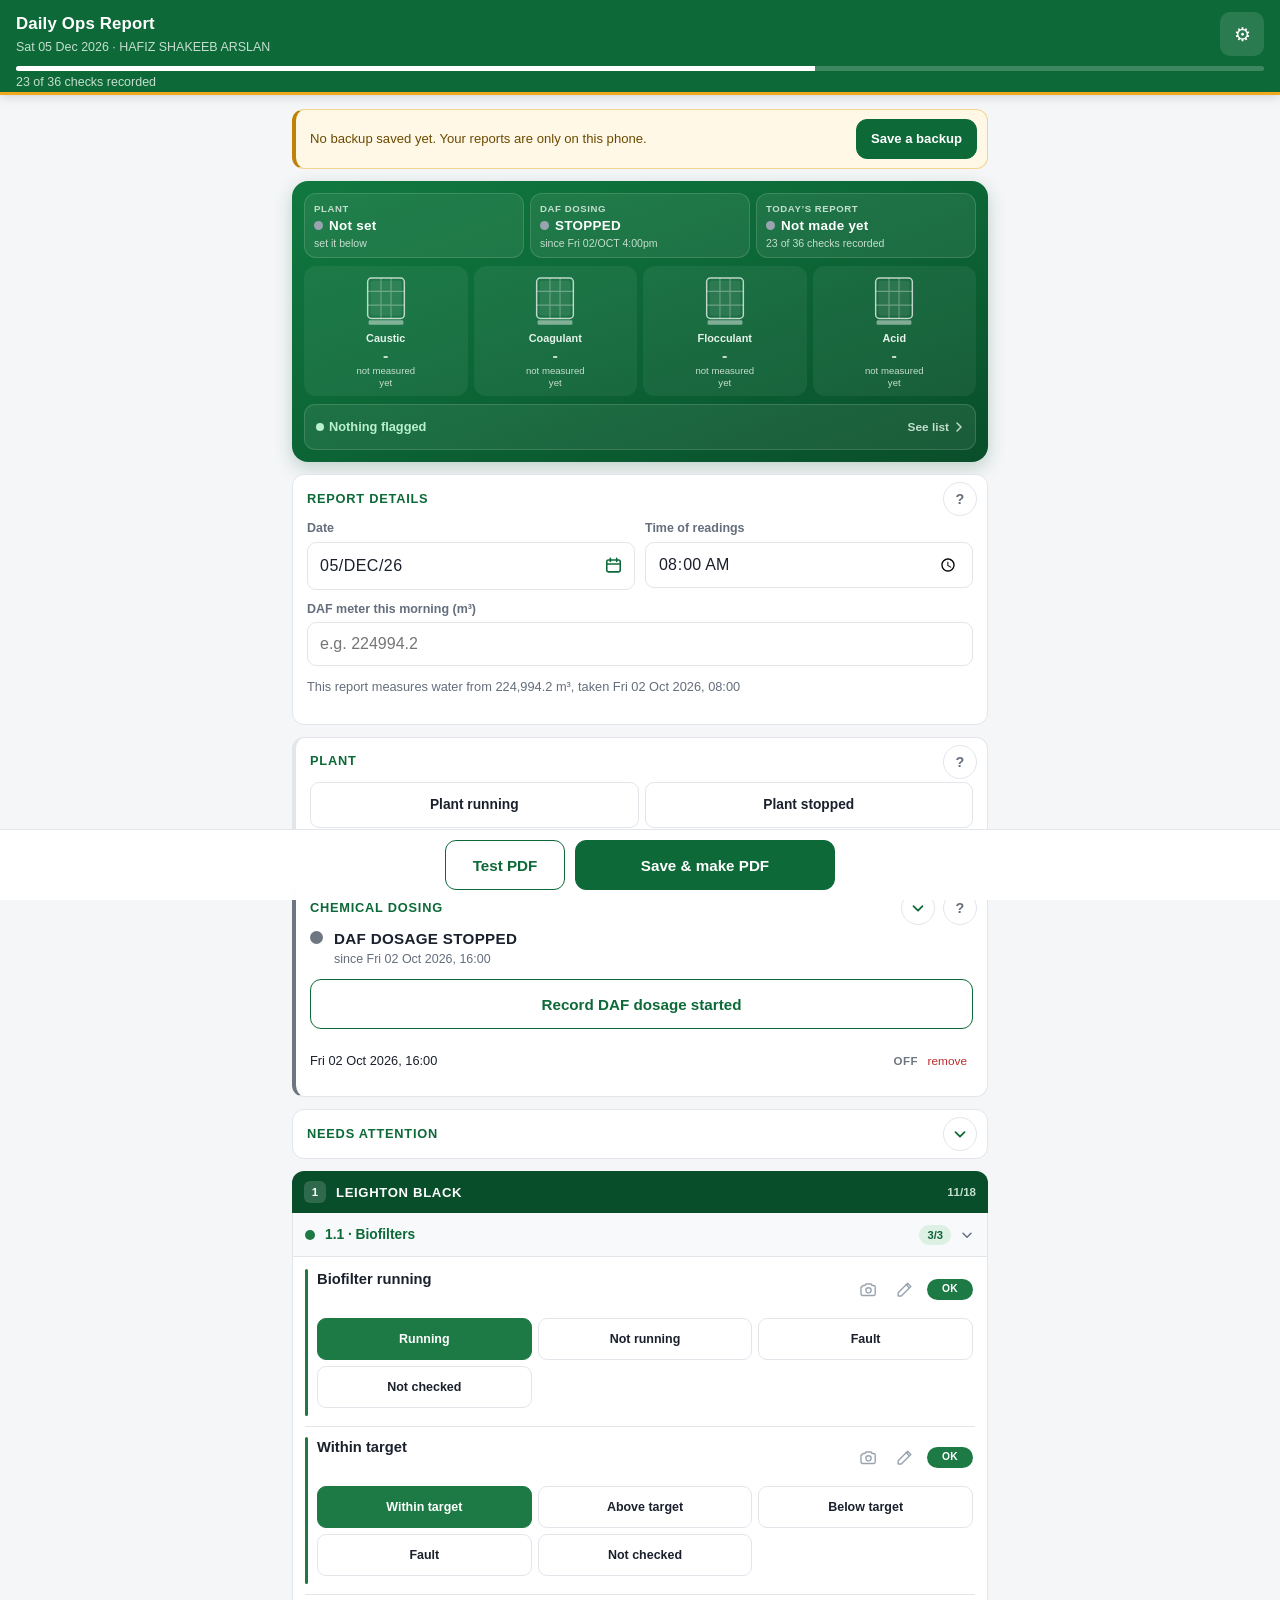
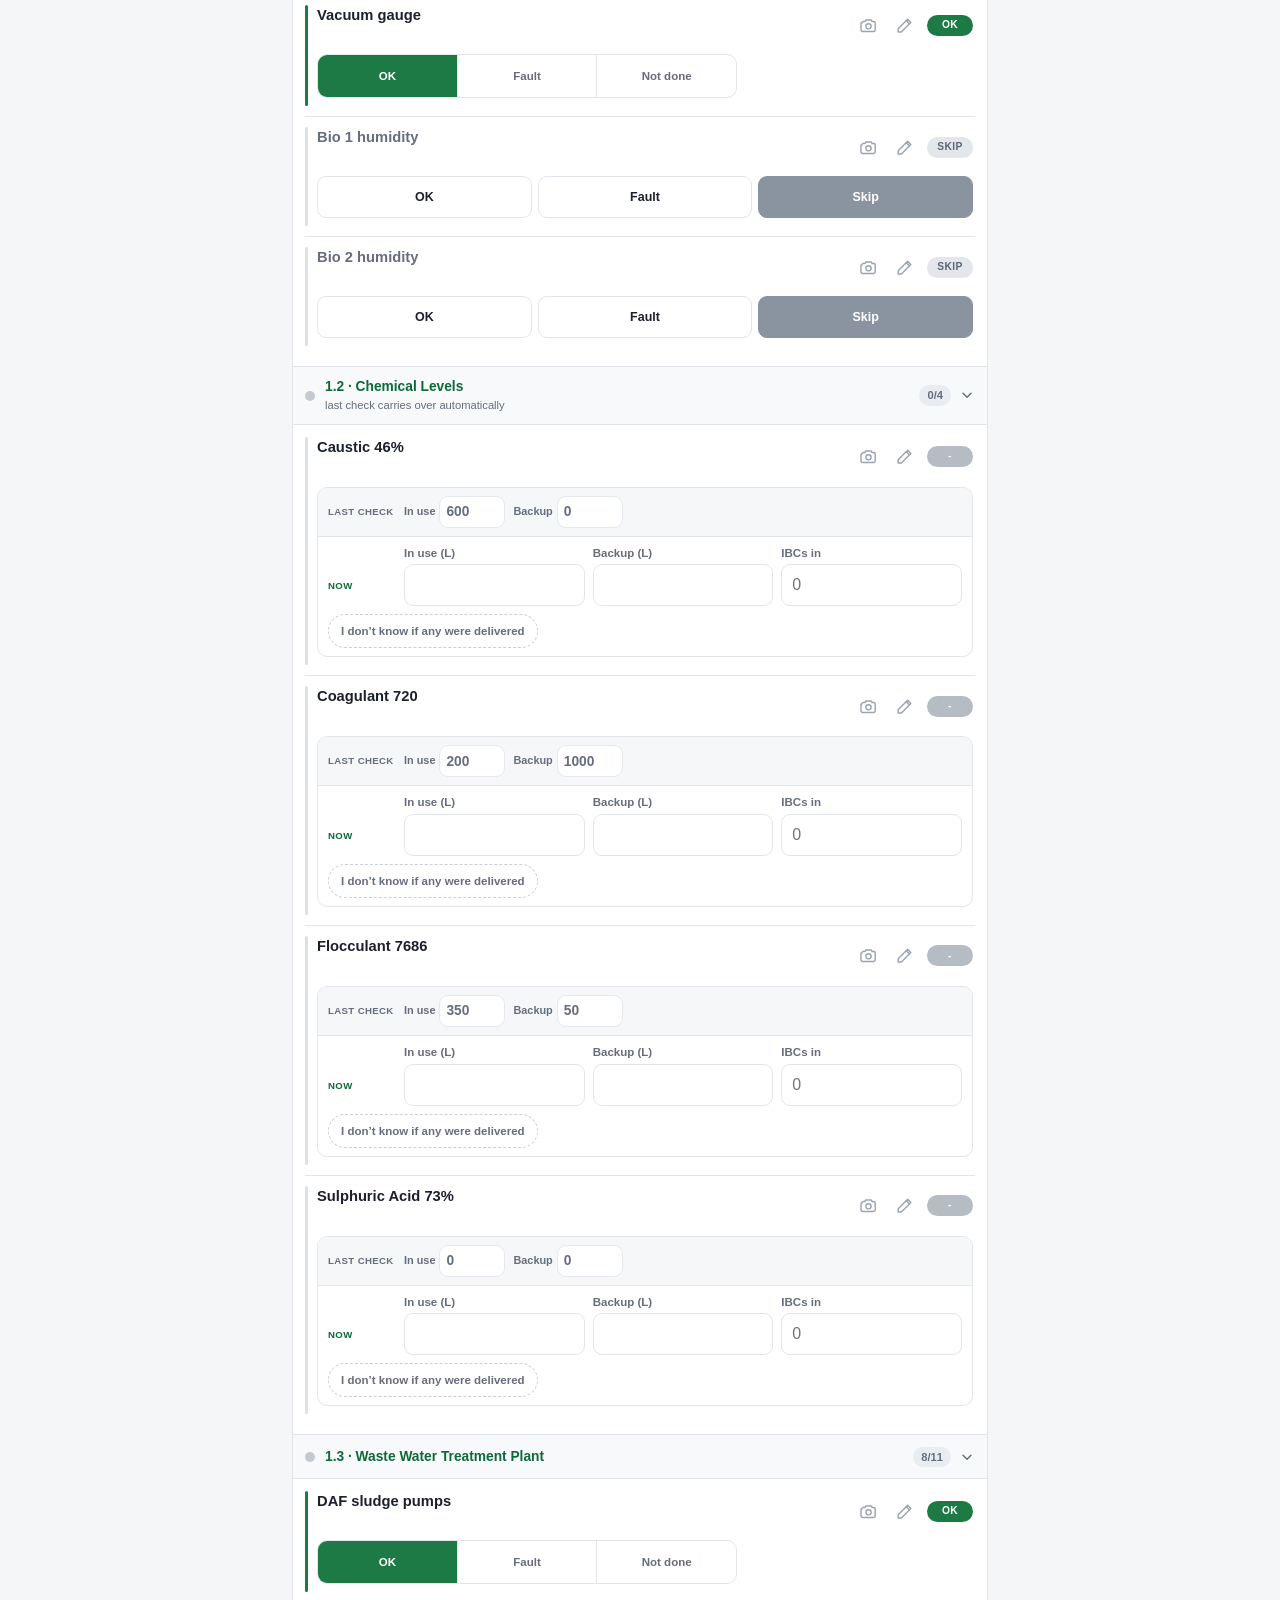
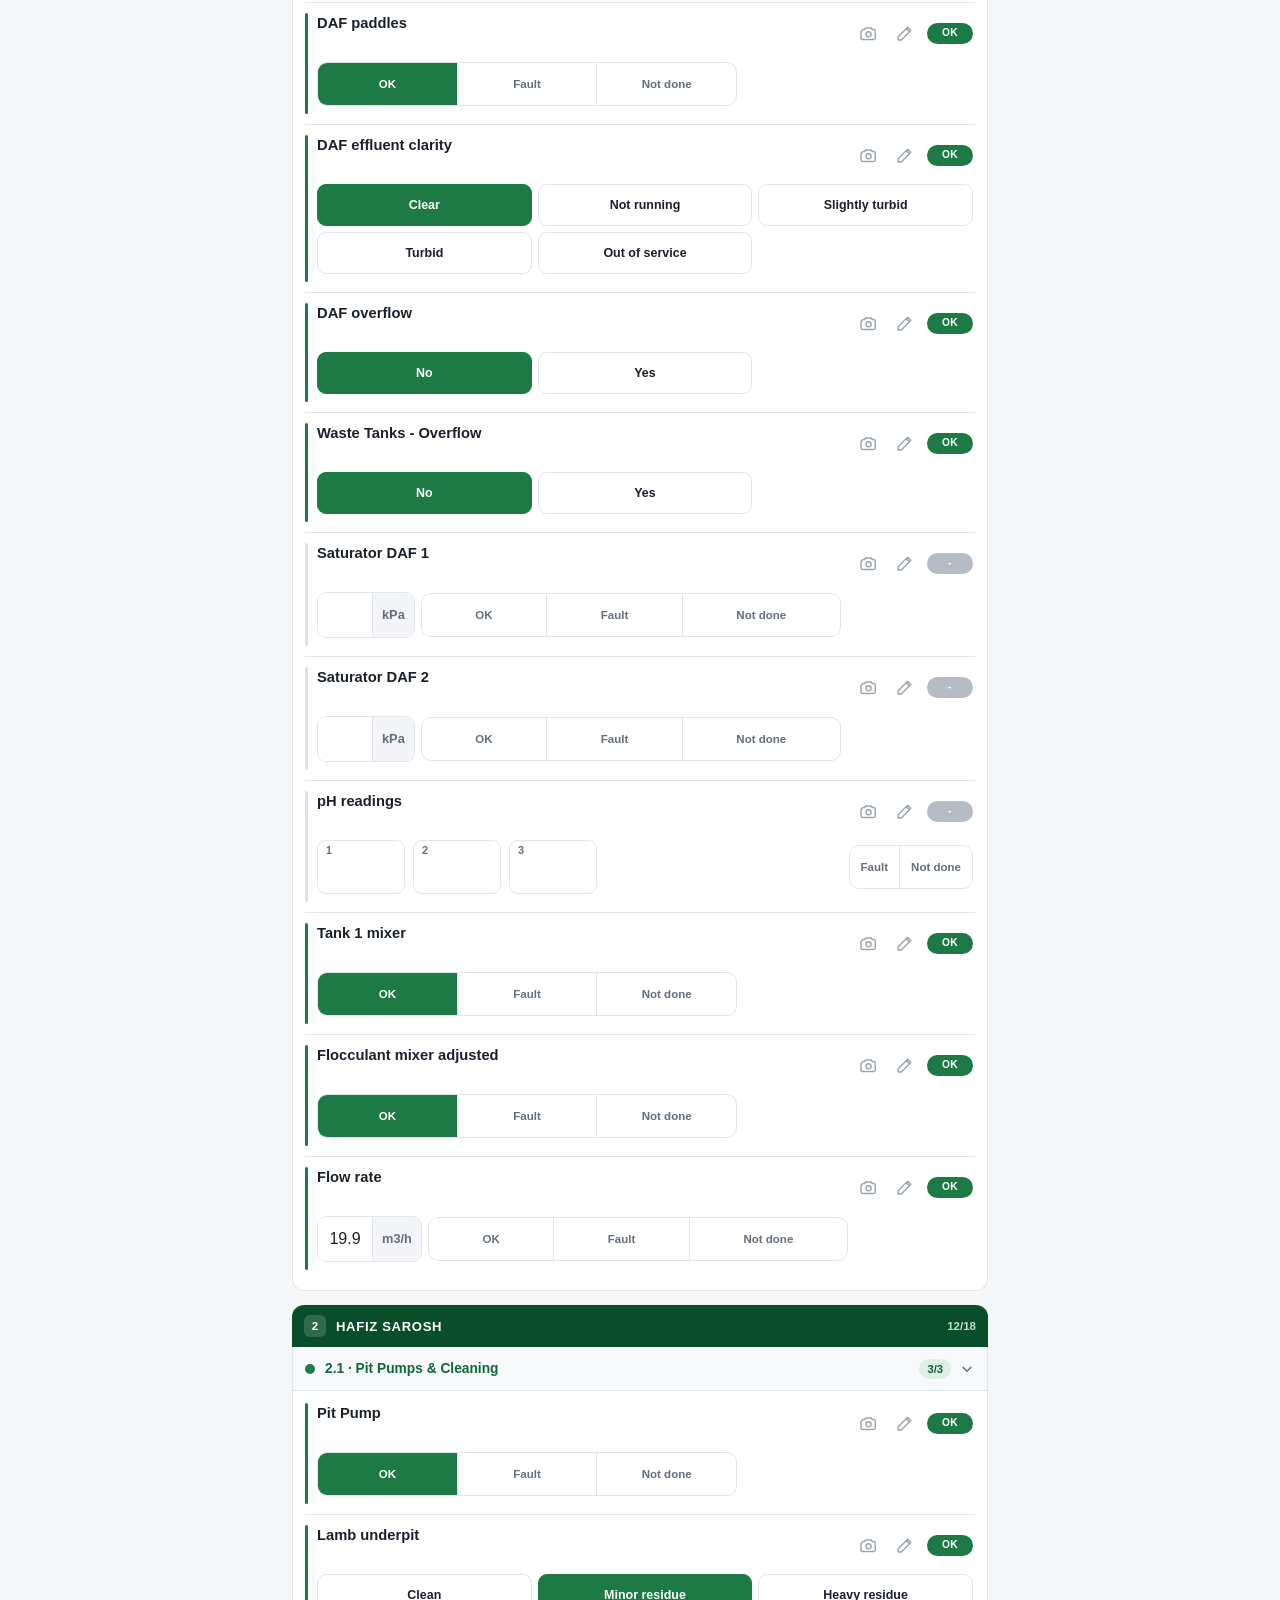
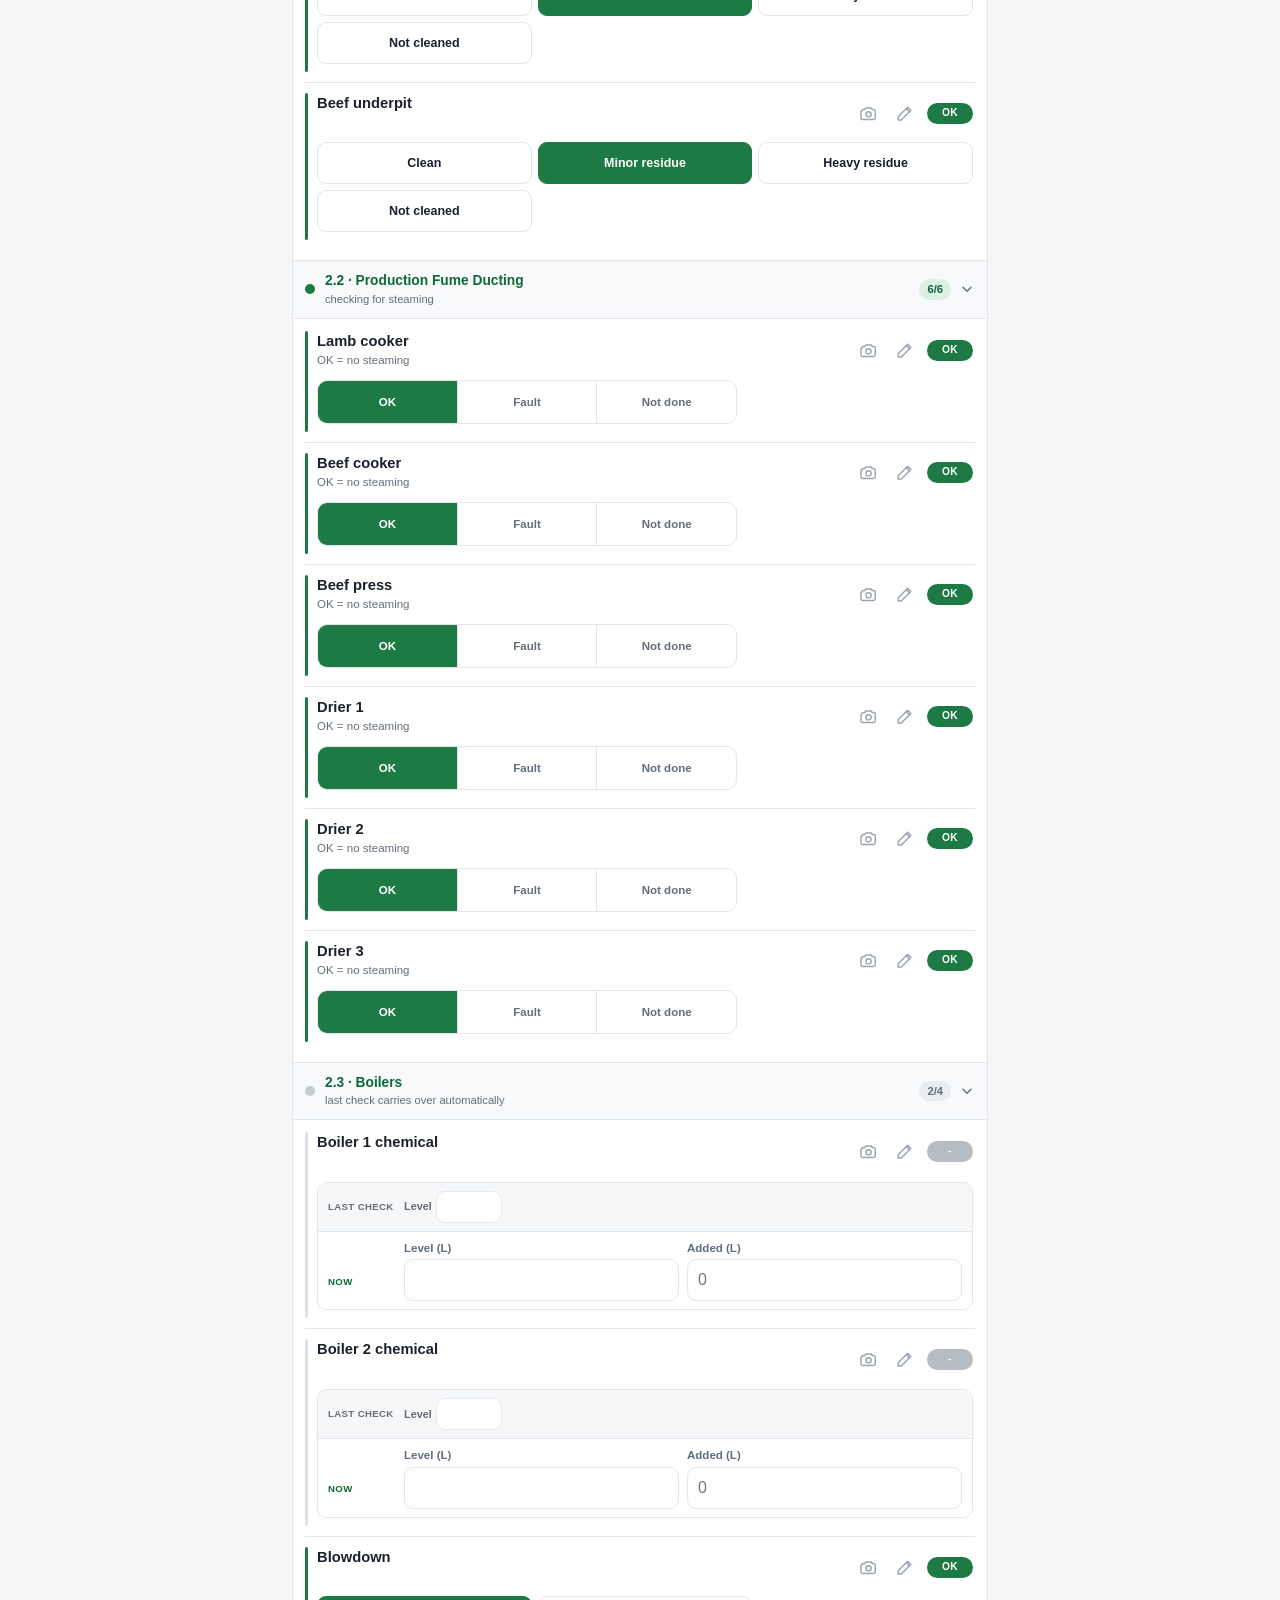
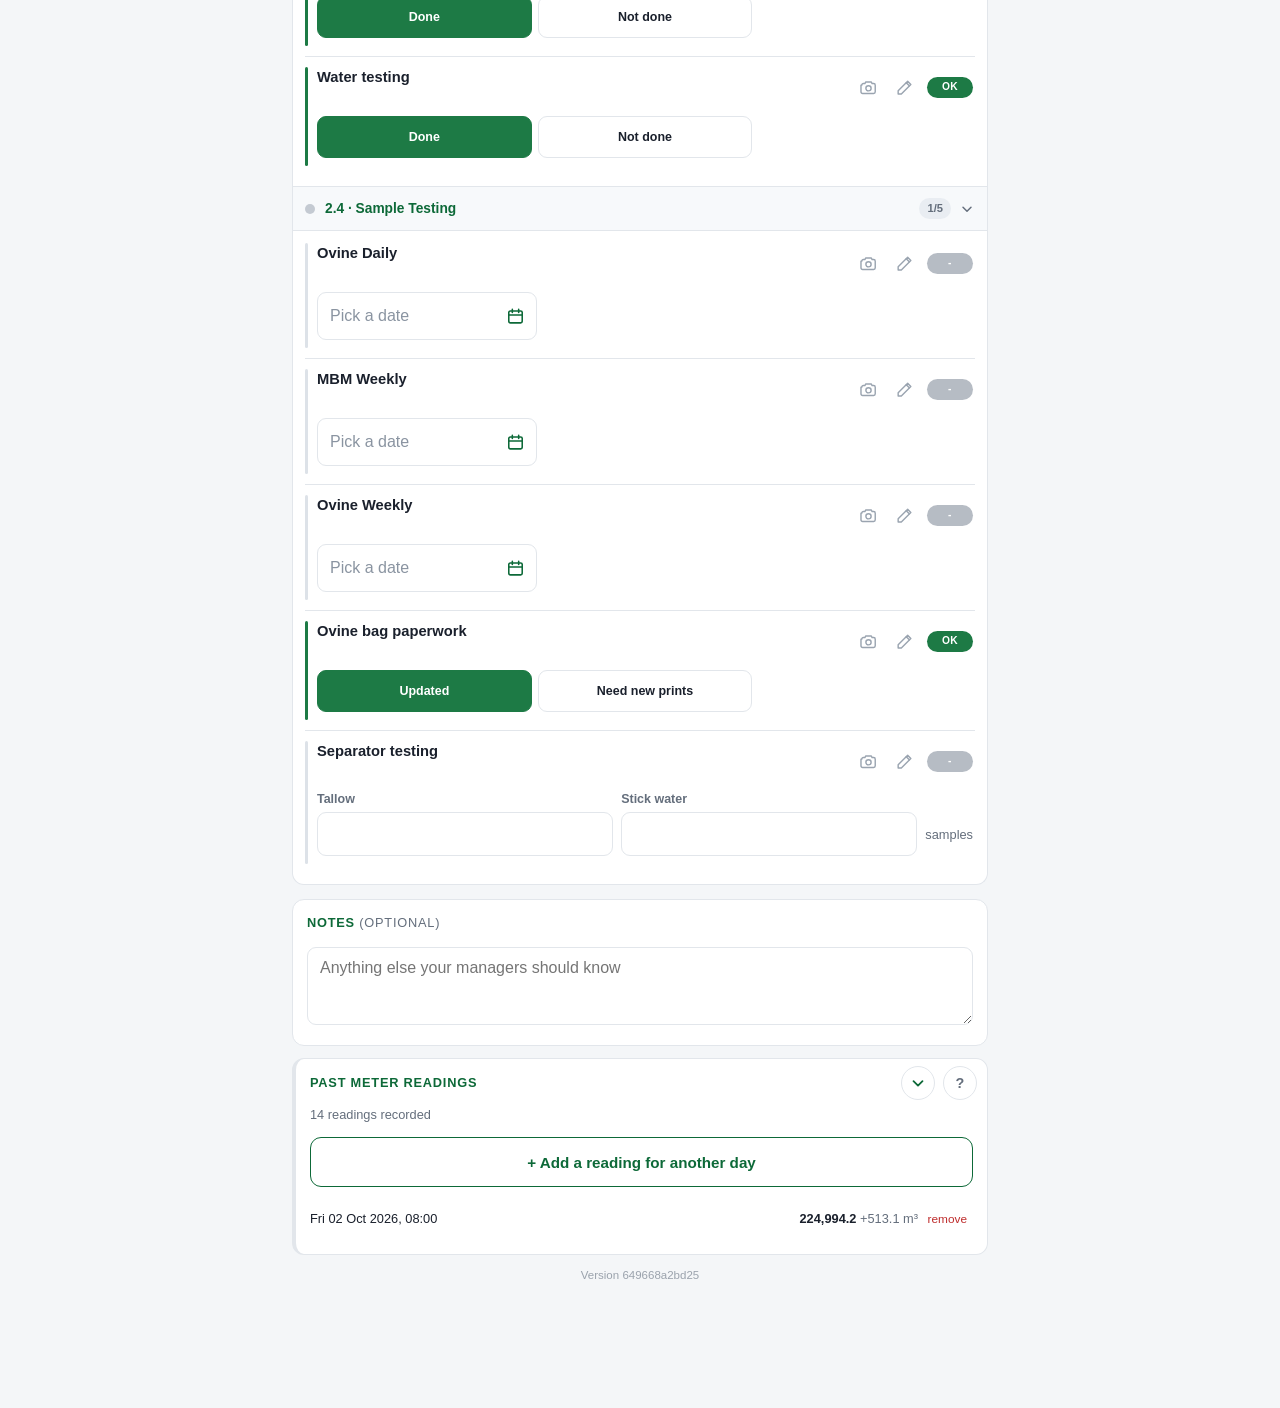
<file: index.html>
<!DOCTYPE html>
<html lang="en">
<head>
<meta charset="utf-8">
<meta name="viewport" content="width=device-width, initial-scale=1, viewport-fit=cover">
<meta name="theme-color" content="#0d6938">
<meta name="build-id" content="649668a2bd25">
<title>Daily Ops Report</title>
<link rel="manifest" href="manifest.webmanifest">
<link rel="icon" href="icon-192.png">
<link rel="apple-touch-icon" href="icon-192.png">
<style>
:root {
  /* The brand: the forest green and gold of the printed report, which were
     taken from the ATP logo. The app was navy before, so the two looked like
     products of different companies. */
  --brand: #0d6938;
  --brand-dark: #094e2a;
  --gold: #f0a81e;
  --ink: #1a202c;
  --slate: #646e7c;
  --line: #e2e6eb;
  --bg: #f4f6f8;
  --card: #ffffff;
  /* A shade lighter than the brand, so a tapped OK still reads as an answer
     rather than part of the frame. White on it: 5.4 to 1. */
  --ok: #1d7a45;
  /* Monitor. White writing on the old amber (#c98a04) measured 2.9 to 1 and
     washed out in sunlight. Now: the rail, dots and edges in the printed
     report's amber (3.3 to 1 against the white page), and anything with words
     on it a brighter amber with near-black writing (9.2 to 1). */
  --watch: #c18006;
  --watch-fill: #f2b844;
  --on-watch: #2b1d00;
  --fault: #be2c2c;
  --todo: #6e7681;
  --radius: 12px;
  --tap: 44px;
  /* Height of the sticky top bar. Used by the sticky section and group
     headers and by every scroll-margin. A starting figure only - boot()
     measures the real bar and overwrites it, because the safe-area inset at
     the top of the screen differs from phone to phone. */
  --topbar-h: 96px;
}

* { box-sizing: border-box; -webkit-tap-highlight-color: transparent; }

html, body {
  margin: 0;
  background: var(--bg);
  color: var(--ink);
  font-family: -apple-system, BlinkMacSystemFont, "Segoe UI", Roboto, "Helvetica Neue", Arial, sans-serif;
  font-size: 16px;
  line-height: 1.45;
}

/* ---------------- top bar ---------------- */
.topbar {
  position: sticky;
  top: 0;
  z-index: 40;
  background: var(--brand);
  color: #fff;
  padding: calc(env(safe-area-inset-top, 0px) + 12px) 16px 0;
  /* The gold rule under the green band, as across the top of the PDF. */
  border-bottom: 3px solid var(--gold);
  box-shadow: 0 2px 10px rgba(0,0,0,.14);
}
.topbar-row { display: flex; align-items: flex-start; justify-content: space-between; gap: 12px; }
.topbar h1 { margin: 0; font-size: 1.05rem; font-weight: 700; letter-spacing: .01em; }
.topbar p { margin: 2px 0 0; font-size: .78rem; color: #c4dece; }

.icon-btn {
  background: rgba(255,255,255,.12);
  border: 0;
  color: #fff;
  width: var(--tap);
  height: var(--tap);
  min-width: var(--tap);
  border-radius: 10px;
  font-size: 1.2rem;
  cursor: pointer;
}
.icon-btn:active { background: rgba(255,255,255,.24); }

.progress { height: 5px; background: rgba(255,255,255,.2); border-radius: 3px; margin-top: 10px; overflow: hidden; }
.progress-fill { height: 100%; width: 0; background: #fff; transition: width .25s ease; }
.progress-label { margin: 5px 0 8px; font-size: .72rem; color: #c4dece; font-variant-numeric: tabular-nums; }
/* Tinted when something needs attention, so the count is not just more grey
   text in a grey line. */
.progress-label.has-fault { color: #ffc9c9; font-weight: 600; }
.progress-label.has-watch { color: #ffd98a; font-weight: 600; }

/* ---------------- layout ---------------- */
main { padding: 14px 12px 0; max-width: 720px; margin: 0 auto; }
.spacer { height: 124px; }

.card {
  background: var(--card);
  border: 1px solid var(--line);
  border-radius: var(--radius);
  padding: 14px;
  margin-bottom: 12px;
}
/* .card-head > h2 is listed too: the heading is a grandchild of the card once
   it shares a row with the "?" button, and "> h2" alone stopped matching it. */
.card > h2,
.card > .card-head > h2 {
  margin: 0 0 10px;
  font-size: .8rem;
  text-transform: uppercase;
  letter-spacing: .06em;
  color: var(--brand);
  font-weight: 700;
}

/* Card heading with its buttons in the corner: a "?" for the standing
   instructions, and an arrow where there is something folded away. Both were
   full lines of their own before. */
.card-head {
  display: flex;
  align-items: center;
  justify-content: space-between;
  gap: 10px;
  margin-bottom: 10px;
}
.card > .card-head > h2 { margin: 0; }
/* A folded "Needs attention" is its heading and nothing else, so the gap
   that would sit under the heading goes too. */
.card.folded > .card-head { margin-bottom: 0; }
.card-tools {
  display: flex;
  align-items: center;
  gap: 8px;
  flex: 0 0 auto;
  /* The 34px buttons hang into the card's padding rather than making the
     heading row taller than the text in it. */
  margin: -7px -4px -7px 0;
}
.help-btn {
  flex: 0 0 auto;
  width: 34px; height: 34px;
  display: grid;
  place-items: center;
  padding: 0;
  border: 1.5px solid var(--line);
  border-radius: 50%;
  background: #fff;
  color: var(--slate);
  font: inherit;
  font-size: .9rem;
  font-weight: 800;
  line-height: 1;
  cursor: pointer;
}
/* Must stay: .help-btn sets display, which beats the hidden attribute. The
   fold arrows are hidden until there is something behind them. */
.help-btn[hidden] { display: none; }
.help-btn[data-help][aria-expanded="true"] {
  background: var(--brand);
  border-color: var(--brand);
  color: #fff;
}
/* The arrow says open or shut by which way it points: down to open, up to
   close again. */
.fold-btn .chev { width: 18px; height: 18px; stroke: var(--brand); stroke-width: 2.4; }
.fold-btn[aria-expanded="true"] { border-color: #bad5c3; background: #f0f8f3; }
.fold-btn[aria-expanded="true"] .chev { transform: rotate(180deg); }
.help-text {
  background: #f0f8f3;
  border: 1px solid #bad5c3;
  border-radius: 10px;
  padding: 10px 12px;
  margin-bottom: 11px;
  font-size: .8rem;
  line-height: 1.45;
  color: #0c4a2a;
}
.muted { color: var(--slate); font-weight: 400; }
.small { font-size: .8rem; }

label { display: block; font-size: .78rem; color: var(--slate); font-weight: 600; margin-bottom: 10px; }
/* input[type=time] was missing from this list, so the time box kept its own
   intrinsic size and sat half-width next to a full-width date box. */
input[type=text], input[type=date], input[type=time], input[type=number], select, textarea {
  width: 100%;
  margin-top: 4px;
  padding: 11px 12px;
  border: 1px solid var(--line);
  border-radius: 9px;
  font-size: 1rem;
  font-family: inherit;
  color: var(--ink);
  background: #fff;
  min-height: var(--tap);
}
textarea { min-height: 72px; resize: vertical; }
input:focus, select:focus, textarea:focus { outline: 2px solid #8cc7a1; outline-offset: 1px; border-color: var(--brand); }
.field-grid { display: grid; grid-template-columns: 1fr 1fr; gap: 10px; }

/* ---------------- section / group ---------------- */

/* Anything scrolled to by the app has to clear the sticky top bar, or it
   lands underneath it. One figure, used by both the scroll margins and the
   sticky group headers, so they cannot drift apart. */
.section { margin-bottom: 14px; scroll-margin-top: calc(var(--topbar-h) + 10px); }

.section-head {
  position: sticky;
  top: var(--topbar-h);
  z-index: 24;
  display: flex;
  align-items: center;
  gap: 10px;
  background: var(--brand-dark);
  color: #fff;
  border-radius: var(--radius) var(--radius) 0 0;
  padding: 10px 12px;
  margin-top: 4px;
}
.section-no {
  flex: 0 0 auto;
  display: grid;
  place-items: center;
  width: 22px; height: 22px;
  border-radius: 6px;
  background: rgba(255,255,255,.16);
  font-size: .72rem;
  font-weight: 800;
}
.section-title {
  flex: 1 1 auto;
  min-width: 0;
  font-size: .82rem;
  font-weight: 700;
  letter-spacing: .05em;
  text-transform: uppercase;
}
.section-tally {
  flex: 0 0 auto;
  font-size: .72rem;
  font-weight: 700;
  color: #c4dece;
  font-variant-numeric: tabular-nums;
}
.section-body {
  background: var(--card);
  border: 1px solid var(--line);
  border-top: 0;
  border-radius: 0 0 var(--radius) var(--radius);
  /* No overflow:hidden here - it would trap the sticky group headers. */
}

.group { border-top: 1px solid var(--line); scroll-margin-top: calc(var(--topbar-h) + 48px); }
.group:first-child { border-top: 0; }
.group-head {
  position: sticky;
  top: calc(var(--topbar-h) + 42px);
  z-index: 22;
  width: 100%;
  display: flex;
  align-items: center;
  gap: 10px;
  background: #f7f9fb;
  border: 0;
  border-bottom: 1px solid var(--line);
  padding: 10px 12px;
  font: inherit;
  color: var(--brand);
  text-align: left;
  cursor: pointer;
  min-height: var(--tap);
}
.group-head-text { flex: 1 1 auto; min-width: 0; }
.group-title { display: block; font-weight: 700; font-size: .86rem; }
.group-note { display: block; font-size: .7rem; color: var(--slate); font-weight: 400; }
.group-meta { display: flex; align-items: center; gap: 8px; flex: 0 0 auto; }
.group-tally {
  font-size: .7rem;
  font-weight: 700;
  color: var(--slate);
  background: #e9edf2;
  border-radius: 20px;
  padding: 2px 8px;
  font-variant-numeric: tabular-nums;
}
.group-tally.complete { color: #12603a; background: #dcf0e4; }

.dot { width: 10px; height: 10px; border-radius: 50%; display: inline-block; flex: 0 0 10px; }
.dot.ok { background: var(--ok); }
.dot.watch { background: var(--watch); }
.dot.fault { background: var(--fault); box-shadow: 0 0 0 3px rgba(190,44,44,.16); }
.dot.todo, .dot.blank { background: #c4cad2; }

.chev {
  width: 16px; height: 16px;
  fill: none;
  stroke: var(--slate);
  stroke-width: 2.2;
  stroke-linecap: round;
  stroke-linejoin: round;
  transition: transform .18s ease;
}
.group[data-collapsed="true"] .chev { transform: rotate(-90deg); }
.group-items { padding: 2px 12px 10px; }
.group[data-collapsed="true"] .group-items { display: none; }
.group[data-collapsed="true"] .group-head { border-bottom-color: transparent; }

/* ---------------- item row ---------------- */

/* A colour rail down the left edge. Scrolling the sheet, the rails alone say
   which checks are settled and which are not, without reading a word. */
/* Clearing the top bar is not enough: the section header (42px) and the group
   header (44px, or ~58px when it carries a note) are both sticky underneath
   it, so a row scrolled to has to clear all three. */
.item {
  position: relative;
  padding: 9px 2px 9px 12px;
  border-top: 1px solid var(--line);
  scroll-margin-top: calc(var(--topbar-h) + 108px);
}
.item:first-child { border-top: 0; }
.item::before {
  content: "";
  position: absolute;
  left: 0; top: 10px; bottom: 10px;
  width: 3px;
  border-radius: 3px;
  background: #dde2e8;
  transition: background .15s ease;
}
/* Set from refresh() rather than with :has(), which an older WebView on the
   plant phone would quietly ignore. ("data-state", not "data-status" - the
   status buttons already own that attribute.) */
.item[data-state="ok"]::before    { background: var(--ok); }
.item[data-state="watch"]::before { background: var(--watch); }
.item[data-state="fault"]::before { background: var(--fault); }
.item[data-state="todo"]::before  { background: var(--todo); }

.item-top { display: flex; align-items: flex-start; justify-content: space-between; gap: 8px; }
.item-id { flex: 1 1 auto; min-width: 0; padding-top: 2px; }
.item-label { font-size: .92rem; font-weight: 600; line-height: 1.3; }
.item-hint { font-size: .72rem; color: var(--slate); margin-top: 1px; }
.item-value { font-size: .78rem; color: var(--slate); white-space: nowrap; }
.item-aside { flex: 0 0 auto; display: flex; align-items: center; gap: 2px; }

/* The four status buttons read as one control rather than four, which makes
   the row shorter and the selected one unmistakable. */
.statusrow {
  display: flex;
  margin-top: 8px;
  border: 1.5px solid var(--line);
  border-radius: 10px;
  overflow: hidden;
  background: #fff;
}
.sbtn {
  flex: 1 1 0;
  min-width: 0;
  border: 0;
  border-left: 1px solid var(--line);
  background: transparent;
  padding: 9px 2px;
  font-size: .72rem;
  font-weight: 700;
  color: var(--slate);
  cursor: pointer;
  min-height: 42px;
  font-family: inherit;
}
.sbtn:first-child { border-left: 0; }
.sbtn[aria-pressed="true"] { color: #fff; }
.sbtn[aria-pressed="true"].ok    { background: var(--ok); }
.sbtn[aria-pressed="true"].watch { background: var(--watch-fill); color: var(--on-watch); }
.sbtn[aria-pressed="true"].fault { background: var(--fault); }
.sbtn[aria-pressed="true"].todo  { background: var(--todo); }

/* The unit sits against the field instead of floating in its own column, so
   the reading and what it is measured in read as one thing. */
.numrow {
  display: flex;
  margin-top: 8px;
  align-items: stretch;
  border: 1px solid var(--line);
  border-radius: 9px;
  background: #fff;
  overflow: hidden;
}
.numrow input { margin-top: 0; border: 0; border-radius: 0; }
.numrow .unit {
  display: flex;
  align-items: center;
  flex: 0 0 auto;
  padding: 0 12px;
  font-size: .8rem;
  font-weight: 600;
  color: var(--slate);
  background: #f3f5f8;
  border-left: 1px solid var(--line);
}
/* Items with no unit still render the span, and date rows have none at all. */
.numrow .unit:empty { display: none; }
/* A pressure or a flow rate is three or four digits. A field the full width of
   the phone invites a second look to check nothing is missing. */
.item[data-type="number"] .numrow { max-width: 260px; }
.item[data-type="date"] .datebox { max-width: 220px; margin-top: 8px; }

/* ---- dates, drawn as 14/OCT/26 ----
   Two layers: the text you read, and the real date input laid invisibly over
   it. The browser's own format (10/14/2026) cannot be changed, but it can be
   hidden - a tap lands on the invisible input, which opens the phone's calendar
   exactly as before. */
.datebox { position: relative; display: block; margin-top: 4px; }
.datebox-text {
  display: flex;
  align-items: center;
  min-height: 48px;          /* the same height as the time box beside it */
  padding: 0 40px 0 12px;
  border: 1px solid var(--line);
  border-radius: 9px;
  background: #fff url("data:image/svg+xml,%3Csvg xmlns='http://www.w3.org/2000/svg' viewBox='0 0 24 24' fill='none' stroke='%230d6938' stroke-width='2' stroke-linecap='round' stroke-linejoin='round'%3E%3Crect x='3.5' y='5' width='17' height='15' rx='2'/%3E%3Cpath d='M3.5 10h17M8 3v4M16 3v4'/%3E%3C/svg%3E") no-repeat right 11px center / 19px;
  font-size: 1rem;
  font-weight: 400;
  line-height: 1.5;
  color: var(--ink);
  font-variant-numeric: tabular-nums;
  letter-spacing: .03em;
}
.datebox-text.empty { color: #8a94a1; letter-spacing: 0; }
/* More specific than the shared input rule, so its padding, border and
   minimum height do not push the invisible input out of line with the text. */
.datebox input[type=date] {
  position: absolute;
  inset: 0;
  width: 100%;
  height: 100%;
  min-height: 0;
  margin: 0;
  padding: 0;
  border: 0;
  opacity: 0;
  cursor: pointer;
}
.datebox:focus-within .datebox-text {
  border-color: var(--brand);
  outline: 2px solid #8cc7a1;
  outline-offset: 1px;
}

/* ---- a short reading and its four buttons on one line ----
   Saturators (3 digits), flow rate (4) and the three pH points (3-4 each).
   Measured: the four labels need about 146px of text, and an item has 333px
   to work with on a 412px-wide phone.

   The buttons are sized to their words rather than split evenly, so the long
   "Not done" gets the room and "OK" does not waste it. When it gets tight,
   "Not done" breaks onto two lines inside its own button first. Only on a
   phone too narrow even for that do the buttons drop to the line below, at
   full width - which is how every row looked before, so nothing is lost. */
.inline-row {
  display: flex;
  flex-wrap: wrap;
  align-items: center;
  gap: 6px;
  margin-top: 8px;
}
.inline-row > .numrow,
.inline-row > .multirow { flex: 0 0 auto; margin-top: 0; }
.inline-row > .statusrow { flex: 1 1 150px; min-width: 150px; margin-top: 0; }
.inline-row .sbtn {
  flex: 1 1 auto;
  min-width: auto;
  padding: 2px 4px;
  line-height: 1.15;
}

/* Number boxes sized for what goes in them. Four digits still fit. */
.inline-row .numrow input {
  width: 54px;
  flex: 0 0 54px;
  padding: 0 6px;
  text-align: center;
}
.inline-row .numrow .unit { padding: 0 9px; }
/* No up/down spinners: no use on a phone, and they eat a narrow box. */
.inline-row input[type=number] { -moz-appearance: textfield; appearance: textfield; }
.inline-row input[type=number]::-webkit-outer-spin-button,
.inline-row input[type=number]::-webkit-inner-spin-button { -webkit-appearance: none; margin: 0; }

/* pH: three big boxes, each with its point number in the corner.

   The row is only Fault and Not done now - OK comes from the readings being
   inside their limits - so the buttons take about 115px and the boxes share
   everything else: roughly 65px each on a 412px phone, 55px on a 360px one,
   against 40px before. The buttons stay on the same line. */
.inline-row > .multirow {
  /* A small starting size that then grows into whatever the buttons leave.
     Starting from the boxes' own natural width (what "auto" means) made the row
     look too wide to share a line with the buttons, and they dropped below. */
  flex: 1 1 120px;
  min-width: 0;
  gap: 8px;
  flex-wrap: nowrap;
}
/* Three classes deep on purpose: ".multirow.narrow label" further up sets
   flex: 0 1 84px and would otherwise win. */
.inline-row .multirow .mfield {
  position: relative;
  flex: 1 1 0;
  min-width: 46px;
  max-width: 88px;
  margin: 0;
}
.inline-row .mfield input {
  margin-top: 0;
  height: 54px;
  min-height: 54px;
  padding: 18px 4px 4px;
  text-align: center;
  font-size: 1.2rem;
  font-weight: 600;
}
.inline-row .mtag {
  position: absolute;
  top: 5px; left: 9px;
  font-size: .68rem;
  font-weight: 800;
  line-height: 1;
  color: var(--slate);
  pointer-events: none;   /* a tap on the number still lands in the box */
}
.item[data-item="ph"] .inline-row > .statusrow { flex: 0 0 auto; min-width: 0; }
.item[data-item="ph"] .inline-row .sbtn { padding: 2px 11px; }
/* The focus ring belongs on the whole field, since overflow:hidden would
   clip a ring drawn on the input itself. */
.numrow:focus-within { border-color: var(--brand); outline: 2px solid #8cc7a1; outline-offset: 1px; }
.numrow input:focus { outline: none; }
.pairgrid { display: grid; grid-template-columns: 1fr 1fr; gap: 8px; margin-top: 8px; }
.pairgrid.with-ibc { grid-template-columns: 1fr 1fr .72fr; }
.pairgrid label { margin-bottom: 0; }

/* last check / now tank levels. The carried-over row is deliberately quieter
   and tighter than the row being filled in: it is there to be read, and only
   occasionally corrected. */
.stockblock { margin-top: 9px; border: 1px solid var(--line); border-radius: 10px; overflow: hidden; }
.stockrow { display: flex; gap: 8px; align-items: flex-end; padding: 8px 10px; }
.stockrow.yesterday { background: #f6f7f9; border-bottom: 1px solid var(--line); align-items: center; }
.stockrow.today { background: #fff; }
.stockrow label { margin-bottom: 0; flex: 1 1 0; min-width: 0; font-size: .72rem; }
.stockrow input { margin-top: 3px; padding: 9px 10px; min-height: 42px; }
.stockrow.yesterday label {
  display: flex;
  align-items: center;
  gap: 4px;
  flex: 0 1 auto;
  font-size: .68rem;
  white-space: nowrap;   /* "In use" was breaking across two lines */
}
/* Quiet, but never invisible. With a transparent border an empty carried-over
   box left the word "Level" sitting on its own next to nothing, which reads as
   a drawing fault rather than an empty field. */
.stockrow.yesterday input {
  margin-top: 0;
  width: 66px;
  flex: 0 0 66px;
  background: #fff;
  color: var(--slate);
  border-color: #e4e9ef;
  padding: 4px 6px;
  min-height: 32px;
  font-size: .86rem;
  font-weight: 700;
  text-align: left;
}
.stockrow.yesterday input::placeholder { color: #c2c9d2; font-weight: 400; }
.stockrow.yesterday input:focus {
  background: #fff;
  border-color: var(--brand);
  color: var(--ink);
}
.stocktag {
  flex: 0 0 68px;        /* wide enough to keep "LAST CHECK" on one line */
  font-size: .6rem;
  font-weight: 800;
  letter-spacing: .04em;
  text-transform: uppercase;
  color: var(--slate);
  padding-bottom: 13px;
  white-space: nowrap;
}
.stockrow.yesterday .stocktag { padding-bottom: 0; }
.stockrow.today .stocktag { color: var(--brand); }

/* company logo picker */
.logo-row { display: flex; gap: 12px; align-items: center; margin-top: 8px; }
.logo-preview {
  width: 84px; height: 84px;
  border: 1px solid var(--line);
  border-radius: 10px;
  background: #fff;
  display: flex; align-items: center; justify-content: center;
  overflow: hidden;
  flex: 0 0 84px;
}
.logo-preview img { max-width: 100%; max-height: 100%; object-fit: contain; }
.logo-actions { display: flex; flex-direction: column; gap: 8px; }

/* several small readings on one line (pH 1/2/3, separator counts) */
.multirow { display: flex; gap: 8px; margin-top: 8px; align-items: flex-end; flex-wrap: wrap; }
.multirow label { margin-bottom: 0; flex: 1 1 0; min-width: 62px; }
.multirow.narrow label { flex: 0 1 84px; }
.multirow .unit { font-size: .8rem; color: var(--slate); padding-bottom: 12px; }

/* the stock sum, shown the same way it prints on the PDF */
.usage { margin-top: 9px; }
.sumbox {
  background: #f0f8f3;
  border: 1px solid #bad5c3;
  border-radius: 10px;
  padding: 10px 12px;
  color: #0c4a2a;
}
.sumrow { display: flex; justify-content: space-between; gap: 10px; align-items: baseline; padding: 3px 0; font-size: .84rem; }
.sumrow em { font-style: normal; color: #3f6b51; font-size: .78rem; }
.sumrow strong { font-variant-numeric: tabular-nums; }
.sumrow.total {
  border-top: 1px solid #bad5c3;
  margin-top: 5px;
  padding-top: 7px;
  font-size: .95rem;
  font-weight: 700;
}
.sumrow.total strong { font-size: 1.02rem; }
.sumfoot { margin-top: 6px; font-size: .76rem; color: #3f6b51; }

/* "I don't know if any were delivered" - a get-out, not a main action, so it
   no longer takes a full-width button the size of the fields above it. */
.stockrow.unsure { padding: 0 10px 8px; }
.unsure-btn {
  border: 1px dashed #c8cfd8;
  background: #fff;
  border-radius: 20px;
  padding: 6px 12px;
  font-size: .72rem;
  font-weight: 600;
  color: var(--slate);
  font-family: inherit;
  cursor: pointer;
  min-height: 34px;
}
.unsure-btn[aria-pressed="true"] {
  background: #fff8e6;
  border-color: var(--watch);
  border-style: solid;
  color: #8a6100;
}

/* Named options, e.g. clarity and cleanliness grades.
   Flex rather than a fixed two-column grid: an odd number of options used to
   leave a hole beside the last one, and "Not checked" sat in it looking like
   a mistake. The last option now stretches across instead. */
.choicerow { display: flex; flex-wrap: wrap; gap: 6px; margin-top: 8px; }
.cbtn {
  flex: 1 1 calc(50% - 3px);
  min-width: calc(50% - 3px);
  border: 1.5px solid var(--line);
  background: #fff;
  border-radius: 9px;
  padding: 9px 6px;
  font-size: .78rem;
  font-weight: 600;
  color: var(--ink);
  cursor: pointer;
  min-height: 42px;
  font-family: inherit;
  text-align: center;
}
.cbtn[aria-pressed="true"] { color: #fff; font-weight: 700; }
.cbtn[aria-pressed="true"].ok    { background: var(--ok);    border-color: var(--ok); }
.cbtn[aria-pressed="true"].watch { background: var(--watch-fill); border-color: var(--watch); color: var(--on-watch); }
.cbtn[aria-pressed="true"].fault { background: var(--fault); border-color: var(--fault); }
.cbtn[aria-pressed="true"].todo  { background: var(--todo);  border-color: var(--todo); }
/* Skip: a quiet grey, because a skipped check is simply not reported. */
.cbtn[aria-pressed="true"].skip  { background: #8a94a1; border-color: #8a94a1; }
/* An answer that is normally a problem but is expected today - the biofilter
   "Not running" while the plant is stopped - is not shown in red. */
.item[data-eased="true"] .cbtn[aria-pressed="true"] { background: #8a94a1; border-color: #8a94a1; color: #fff; }

.btn.full { width: 100%; flex: none; }

.pill {
  display: inline-grid;
  place-items: center;
  min-width: 46px;
  min-height: 21px;
  margin-left: 4px;
  padding: 2px 8px;
  border-radius: 20px;
  font-size: .64rem;
  font-weight: 800;
  letter-spacing: .04em;
  color: #fff;
  text-transform: uppercase;
}
.pill.ok { background: var(--ok); }
.pill.watch { background: var(--watch-fill); color: var(--on-watch); }
.pill.fault { background: var(--fault); }
.pill.todo { background: var(--todo); }
.pill.blank { background: #b6bcc4; }
.pill.skip { background: #e3e7ec; color: #5b6573; }
/* A skipped row stays on the sheet, so it can be brought back, but reads as
   set aside. */
.item[data-state="skip"] .item-label { color: var(--slate); }

/* Why a reading outside its limits is not flagged, e.g. "the plant is stopped". */
.item-info { margin: 6px 0 0; font-size: .74rem; line-height: 1.35; color: var(--slate); }

/* ---------------- photos ---------------- */

/* Icon buttons on the label line. Drawn at 34px but padded out to a 42px
   touch area, because this gets tapped with a work glove on. */
.icon-tool {
  flex: 0 0 auto;
  width: 34px;
  height: 42px;
  display: grid;
  place-items: center;
  border: 0;
  background: none;
  padding: 0;
  cursor: pointer;
  color: #9aa4b0;
  position: relative;
}
.icon-tool svg {
  width: 19px; height: 19px;
  fill: none;
  stroke: currentColor;
  stroke-width: 1.8;
  stroke-linecap: round;
  stroke-linejoin: round;
}
.icon-tool.has { color: var(--brand); }
.icon-tool.has svg { stroke-width: 2.1; }
/* A dot marks an attachment; two or more photos show the count instead. */
.icon-tool.has::after {
  content: attr(data-count);
  position: absolute;
  top: 6px; right: 1px;
  min-width: 7px; height: 7px;
  border-radius: 7px;
  background: var(--brand);
  color: #fff;
  font-size: .56rem;
  font-weight: 800;
  line-height: 7px;
  padding: 0 1px;
  text-align: center;
}
/* .tool-btn is still the Settings sheet's small button (logo picker, Cancel). */
.tool-btn {
  border: 1.5px solid var(--line);
  background: #fff;
  border-radius: 9px;
  padding: 8px 12px;
  font-size: .78rem;
  font-weight: 600;
  color: var(--brand);
  cursor: pointer;
  min-height: 40px;
  font-family: inherit;
}
.tool-btn:active { background: #eef2f6; }
.thumbs { display: flex; gap: 8px; flex-wrap: wrap; margin-top: 9px; }
.thumb { position: relative; width: 74px; height: 74px; border-radius: 9px; overflow: hidden; border: 1px solid var(--line); }
.thumb img { width: 100%; height: 100%; object-fit: cover; display: block; }
.thumb button {
  position: absolute; top: 2px; right: 2px;
  width: 24px; height: 24px; border-radius: 50%;
  border: 0; background: rgba(0,0,0,.66); color: #fff;
  font-size: .8rem; line-height: 1; cursor: pointer;
}
.note-input { margin-top: 8px; }
.note-input input { margin-top: 0; }

/* ---------------- plant running or stopped ---------------- */
.plant-card { border-left: 4px solid var(--line); }
.plant-card.running { border-left-color: var(--ok); }
.plant-card.stopped { border-left-color: var(--todo); }
.plant-choice { margin-top: 0; }
.plant-choice .cbtn { flex: 1 1 0; min-width: 0; min-height: 46px; font-size: .86rem; }
.nag.plant-warn { margin: 11px 0 0; }
.plant-note { margin: 10px 0 0; }

/* ---------------- DAF running log ---------------- */
/* Scrolled to from the plant card, so it has to land below the sticky top bar. */
#dosingCard { scroll-margin-top: calc(var(--topbar-h) + 10px); }
.dosing-card { border-left: 4px solid var(--line); }
.dosing-card.running { border-left-color: var(--ok); }
.dosing-card.stopped { border-left-color: var(--todo); }
.dosing-state { display: flex; gap: 11px; align-items: flex-start; margin-bottom: 11px; }
.dosing-dot { width: 13px; height: 13px; border-radius: 50%; background: #c4cad2; margin-top: 3px; flex: 0 0 13px; }
.dosing-card.running .dosing-dot { background: var(--ok); box-shadow: 0 0 0 3px rgba(29,122,69,.18); }
.dosing-card.stopped .dosing-dot { background: var(--todo); }
.dosing-now { font-weight: 700; font-size: .95rem; letter-spacing: .02em; }
.dosing-since { font-size: .78rem; }
.dosing-entry { margin-top: 11px; padding-top: 11px; border-top: 1px dashed var(--line); }
.dosing-list { margin-top: 11px; }
.dosing-row { display: flex; justify-content: space-between; gap: 10px; align-items: center;
  border-top: 1px solid var(--line); padding: 8px 0; font-size: .8rem; }
.dosing-row:first-child { border-top: 0; }
.dosing-row .dosing-when { color: var(--ink); }
.dosing-row .dosing-what { font-weight: 700; font-size: .72rem; letter-spacing: .04em; text-transform: uppercase; }
.dosing-row .dosing-what.on { color: var(--ok); }
.dosing-row .dosing-what.off { color: var(--todo); }
.dosing-del { border: 0; background: none; color: var(--fault); font-size: .74rem; cursor: pointer; padding: 6px; }

/* An entry dated after the present: not counted until its time comes, so it
   is marked rather than shown like any other switch. */
.dosing-warn {
  margin: 0 0 11px;
  padding: 9px 11px;
  border: 1px solid #f0d58a;
  border-radius: 10px;
  background: #fff8e6;
  color: #7a5200;
  font-size: .8rem;
  line-height: 1.4;
}
.dosing-row.future .dosing-when { color: #8a6100; }
.dosing-future {
  font-size: .64rem;
  font-weight: 800;
  letter-spacing: .04em;
  text-transform: uppercase;
  color: #8a6100;
  background: #fff1c7;
  border-radius: 20px;
  padding: 2px 7px;
}
/* The reason an entry was refused, kept in the form while it is corrected. */
#dosingHint.problem { color: var(--fault); font-weight: 600; }

/* Only the newest entry shows; the arrow in the card heading opens the rest.
   The first row inside the folded block is a first-child too, so without this
   it lost its divider and ran straight into the row above when opened. */
.log-rest > .dosing-row:first-child { border-top: 1px solid var(--line); }

/* ---------------- summary ---------------- */
.summary-empty { font-size: .85rem; color: var(--slate); }
.sum-item { display: flex; gap: 9px; align-items: flex-start; padding: 7px 0; border-top: 1px dashed var(--line); font-size: .86rem; }
.sum-item:first-child { border-top: 0; }
.sum-item .bar { width: 4px; align-self: stretch; border-radius: 3px; flex: 0 0 4px; min-height: 20px; }
.sum-item .bar.fault { background: var(--fault); }
.sum-item .bar.watch { background: var(--watch); }
.sum-item .bar.todo { background: var(--todo); }
.sum-owner { font-size: .7rem; text-transform: uppercase; letter-spacing: .06em; color: var(--slate); font-weight: 800; margin: 10px 0 2px; }
.sum-reason { color: var(--slate); }

/* ---------------- action bar ---------------- */
.actionbar {
  position: fixed;
  left: 0; right: 0; bottom: 0;
  z-index: 40;
  display: flex;
  gap: 10px;
  padding: 10px 12px calc(env(safe-area-inset-bottom, 0px) + 10px);
  background: rgba(255,255,255,.97);
  border-top: 1px solid var(--line);
  backdrop-filter: blur(6px);
  flex-wrap: wrap;   /* the sent line sits on a row of its own, above */
}

/* Whether today's PDF went out, just above the button that sends it. */
.send-status {
  flex: 1 0 100%;
  margin: 0;
  display: flex;
  align-items: center;
  justify-content: center;
  gap: 7px;
  min-height: 30px;
  font-size: .82rem;
  font-weight: 700;
  color: var(--slate);
}
/* Must stay: .send-status sets display, which beats the hidden attribute. */
.send-status[hidden] { display: none; }
.send-status::before {
  content: "";
  flex: 0 0 9px;
  width: 9px; height: 9px;
  border-radius: 50%;
  background: currentColor;
}
/* Not sent: hard to miss, in the same amber as the warning strips. */
.send-status.notsent {
  padding: 4px 12px;
  border: 1px solid #f0d58a;
  border-radius: 9px;
  background: #fff8e6;
  color: #7a5200;
}
.send-status.notsent::before { background: var(--watch); }
/* Shared: calm, a tick and the time. */
.send-status.shared { color: var(--ok); }
/* The tick is drawn, not typed: a tick character comes out differently from
   phone to phone, or as an empty box where the font lacks it. */
.send-status.shared::before {
  flex: 0 0 auto;
  width: 5px; height: 10px;
  margin: 0 3px 3px 1px;
  border-radius: 0;
  background: none;
  border: solid currentColor;
  border-width: 0 2.5px 2.5px 0;
  transform: rotate(45deg);
}
.btn {
  flex: 1;
  min-height: 50px;
  border-radius: 11px;
  border: 1.5px solid var(--brand);
  font-size: .95rem;
  font-weight: 700;
  font-family: inherit;
  cursor: pointer;
}
.btn-primary { background: var(--brand); color: #fff; }
.btn-primary:active { background: var(--brand-dark); }
.btn-ghost { background: #fff; color: var(--brand); }
.btn:disabled { opacity: .55; }

/* ---------------- sheets ---------------- */
/* The [hidden] rule MUST stay more specific than the .sheet display rule,
   otherwise display:flex overrides the hidden attribute and the popup is
   stuck open with no way to dismiss it. */
.sheet[hidden] {
  display: none;
}
.sheet {
  position: fixed;
  inset: 0;
  z-index: 60;
  display: flex;
  align-items: flex-end;
  background: rgba(16, 24, 36, 0);
  transition: background .22s ease;
}
.sheet.is-open {
  background: rgba(16, 24, 36, .5);
}
.sheet-inner {
  background: #fff;
  width: 100%;
  max-height: 92vh;
  overflow-y: auto;
  overscroll-behavior: contain;   /* scrolling the sheet must not move the page */
  -webkit-overflow-scrolling: touch;
  border-radius: 16px 16px 0 0;
  padding: 16px 16px calc(env(safe-area-inset-bottom, 0px) + 20px);
  max-width: 720px;
  margin: 0 auto;
  transform: translateY(14px);
  opacity: .6;
  transition: transform .24s cubic-bezier(.22, .68, .35, 1), opacity .2s ease;
}
.sheet.is-open .sheet-inner {
  transform: translateY(0);
  opacity: 1;
}
.sheet-head { display: flex; align-items: center; justify-content: space-between; position: sticky; top: -16px; background: #fff; padding: 6px 0 10px; }
.sheet-head h2 { margin: 0; font-size: 1rem; }
.sheet-inner h2 { font-size: .85rem; text-transform: uppercase; letter-spacing: .05em; color: var(--brand); }
.sheet-head .icon-btn { background: #eef1f5; color: var(--ink); }
.sheet-foot { display: flex; gap: 10px; margin-top: 14px; }
.sheet hr { border: 0; border-top: 1px solid var(--line); margin: 20px 0 14px; }

.th-row { border-top: 1px solid var(--line); padding: 11px 0; }
.th-row:first-child { border-top: 0; }
.th-name { font-weight: 700; font-size: .87rem; margin-bottom: 7px; }
.th-inputs { display: grid; grid-template-columns: repeat(auto-fit, minmax(72px, 1fr)); gap: 8px; }
.th-inputs label { font-size: .68rem; margin-bottom: 0; }
.th-inputs input { padding: 8px; min-height: 40px; }

/* ---------------- backup ---------------- */

/* A warning strip on the main screen: one short message, only when it applies.
   Two use it - "no backup lately" and "this phone has no saved copy of the
   app". */
.nag {
  display: flex;
  align-items: center;
  gap: 10px;
  margin-bottom: 12px;
  padding: 9px 10px 9px 14px;
  border: 1px solid #f0d58a;
  border-left: 4px solid var(--watch);
  border-radius: var(--radius);
  background: #fff8e6;
  color: #6b4a00;
  font-size: .82rem;
  line-height: 1.35;
}
/* Must stay: .nag sets display, which beats the hidden attribute. */
.nag[hidden] { display: none; }
.nag span { flex: 1 1 auto; }
.nag .btn {
  flex: 0 0 auto;
  min-height: 40px;
  padding: 0 14px;
  font-size: .82rem;
}

.backup-status { margin: 0 0 8px; font-size: .88rem; font-weight: 700; color: var(--ok); }
.backup-status.overdue { color: #8a6100; }

/* ---------------- settings ---------------- */

/* A section heading with its "?" at the right, as on the morning sheet's
   cards. Everything the section is for sits behind the "?". */
.sheet-inner .set-head {
  display: flex;
  align-items: center;
  justify-content: space-between;
  gap: 10px;
  min-height: 30px;
  margin: 16px 0 8px;
}
.sheet-inner .set-head:first-of-type { margin-top: 4px; }
.sheet-inner .set-head > h2 { margin: 0; }
.sheet-inner .set-head .card-tools { margin: -6px -2px -6px 0; }
.sheet-inner .help-text { margin: 0 0 12px; }
.sheet-inner .help-text p { margin: 0 0 8px; }
.sheet-inner .help-text p:last-child { margin-bottom: 0; }
.sheet-inner hr { margin: 16px 0 6px; }

/* The version number is the one thing here worth reading at a glance. */
.version-status { margin: 0 0 6px; font-size: .88rem; color: var(--ink); }
.sheet-inner .backup-status { margin: 0 0 8px; }
.sheet-inner .backup-status[hidden] { display: none; }

/* The working-out and repair panels, folded away: needed for an odd question,
   not day to day. The "?" sits inside the heading, so tapping it asks for help
   without folding the panel open (app.js calls preventDefault). */
.advanced > summary {
  cursor: pointer;
  list-style: none;
  display: flex;
  align-items: center;
  gap: 10px;
  min-height: var(--tap);
  font-size: .85rem;
  font-weight: 700;
  text-transform: uppercase;
  letter-spacing: .05em;
  color: var(--brand);
}
.advanced > summary > span { flex: 1 1 auto; }
.advanced > summary::-webkit-details-marker { display: none; }
.advanced > summary::after {
  content: "";
  flex: 0 0 auto;
  width: 9px; height: 9px;
  margin: 0 8px 0 2px;
  border-right: 2.2px solid var(--slate);
  border-bottom: 2.2px solid var(--slate);
  transform: rotate(45deg) translateY(-3px);
  transition: transform .18s ease;
}
.advanced[open] > summary::after { transform: rotate(-135deg) translateY(-2px); }
.history-row { display: flex; align-items: center; justify-content: space-between; gap: 10px; border-top: 1px solid var(--line); padding: 10px 0; font-size: .85rem; }
.history-row:first-child { border-top: 0; }
.history-row .h-actions { display: flex; gap: 6px; }
.history-row .h-sent { color: var(--ok); font-weight: 600; }
.history-row .h-unsent { color: #7a5200; font-weight: 700; }

.version-line {
  margin: 2px 4px 0;
  font-size: .72rem;
  color: #9aa2ac;
  text-align: center;
  font-variant-numeric: tabular-nums;
}

.toast {
  position: fixed;
  left: 50%; bottom: 120px;
  transform: translateX(-50%);
  background: var(--ink);
  color: #fff;
  padding: 11px 18px;
  border-radius: 24px;
  font-size: .85rem;
  z-index: 80;
  max-width: 86vw;
  text-align: center;
  box-shadow: 0 6px 20px rgba(0,0,0,.24);
  animation: toast-in .18s ease;
}
@keyframes toast-in {
  from { opacity: 0; transform: translate(-50%, 8px); }
  to   { opacity: 1; transform: translate(-50%, 0); }
}

/* ---------------- interaction polish ---------------- */

/* Removes the ~300ms delay Android adds before firing a tap. */
button, .sbtn, .cbtn, .tool-btn, .btn, .icon-btn, .group-head {
  touch-action: manipulation;
}
button:active, .btn:active, .sbtn:active, .cbtn:active, .tool-btn:active { transform: scale(.985); }
.sbtn, .cbtn, .tool-btn, .btn, .icon-btn { transition: background .12s ease, border-color .12s ease, transform .08s ease; }

/* Keyboard focus ring, without showing it on every mouse click. */
:focus-visible { outline: 3px solid #6fb68a; outline-offset: 2px; }
button:focus:not(:focus-visible) { outline: none; }

/* Stop iOS zooming in when a field is focused. */
@supports (-webkit-touch-callout: none) {
  input, select, textarea { font-size: 16px; }
}

/* Locked while a sheet is open, so the page behind cannot scroll away. */
body.no-scroll { overflow: hidden; }

@media (prefers-reduced-motion: reduce) {
  .sheet, .sheet-inner, .progress-fill, .sbtn, .tool-btn, .btn, .icon-btn { transition: none; }
  .toast { animation: none; }
  button:active, .btn:active, .sbtn:active, .tool-btn:active { transform: none; }
}

/* ---------------- wider screens ---------------- */

/* Phones 360px wide and under. Three fewer pixels each side of a group is
   what lets the three pH boxes keep their buttons on the same line - it was
   five pixels short. */
@media (max-width: 374px) {
  .group-items { padding-left: 9px; padding-right: 9px; }
}

@media (min-width: 560px) {
  /* Stop the segmented control stretching the full width of a tablet. */
  .statusrow { max-width: 420px; }
  .cbtn { flex: 0 1 calc(33.333% - 4px); min-width: calc(33.333% - 4px); }
}

@media (min-width: 720px) {
  /* On a desktop the bottom-sheet look is odd, so centre it as a dialog. */
  .sheet { align-items: center; padding: 24px; }
  .sheet-inner {
    border-radius: 16px;
    max-height: 84vh;
    padding-bottom: 20px;
    box-shadow: 0 24px 60px rgba(12, 20, 34, .3);
    transform: translateY(0) scale(.98);
  }
  .sheet.is-open .sheet-inner { transform: translateY(0) scale(1); }
  .sheet-head { top: -16px; }

  .actionbar {
    justify-content: center;
    padding-left: 0;
    padding-right: 0;
  }
  /* Two buttons share the bottom row: a slim Test PDF and the wider main one. */
  .actionbar .btn { max-width: 260px; flex: 1 1 auto; }
  #btnTestPdf { flex: 0 1 120px; }
  main { padding-bottom: 0; }
}

/* Mouse users get a hover cue; touch devices skip it. */
@media (hover: hover) and (pointer: fine) {
  .sbtn:hover, .cbtn:hover, .tool-btn:hover { background: #eef2f6; }
  .cbtn[aria-pressed="true"]:hover { filter: brightness(1.06); }
  .btn-primary:hover { background: var(--brand-dark); }
  .btn-ghost:hover { background: #eef2f6; }
  .icon-btn:hover { background: rgba(255,255,255,.24); }
  .group-head:hover { background: #f2f5f8; }
}

/* ================= the plant at a glance =================
   A dark green panel at the top, read the way a car's dashboard is: is the
   DAF dosing, did today's report go out, how much of each chemical is left,
   and is anything wrong. Every figure on it comes from the sheet below. */
.dash {
  margin-bottom: 12px;
  padding: 12px;
  border-radius: 16px;
  color: #fff;
  background: linear-gradient(160deg, #10783f 0%, var(--brand) 42%, var(--brand-dark) 100%);
  box-shadow: 0 6px 18px rgba(9, 78, 42, .22);
}
/* Three tiles: the plant, the DAF dosing and today's report. */
.dash-top { display: grid; grid-template-columns: repeat(3, minmax(0, 1fr)); gap: 6px; }
.dash-tile {
  min-width: 0;
  padding: 8px 8px 7px 9px;
  border: 1px solid rgba(255,255,255,.14);
  border-radius: 12px;
  background: rgba(255,255,255,.07);
}
.dash-label {
  display: block;
  font-size: .6rem;
  font-weight: 800;
  letter-spacing: .06em;
  text-transform: uppercase;
  color: #c4dece;
  white-space: nowrap;
  overflow: hidden;
  text-overflow: ellipsis;
}
/* A third of the panel is narrow on a phone, so a longer state ("Not made
   yet") is allowed onto a second line rather than being cut off. */
.dash-state {
  display: flex;
  align-items: flex-start;
  gap: 6px;
  margin-top: 3px;
  font-size: .84rem;
  font-weight: 800;
  line-height: 1.2;
  letter-spacing: .02em;
}
.dash-led {
  flex: 0 0 9px;
  width: 9px; height: 9px;
  margin-top: 3px;
  border-radius: 50%;
  background: #9aa4b0;
}
.dash-tile.on .dash-led,
.dash-tile.good .dash-led { background: #6fd39b; }
.dash-tile.warn .dash-led { background: var(--watch-fill); }
/* Running: the light breathes, like the one on the panel itself. */
.dash-tile.on .dash-led { animation: dash-pulse 1.8s ease-in-out infinite; }
@keyframes dash-pulse {
  0%, 100% { box-shadow: 0 0 0 2px rgba(111,211,155,.40); }
  50%      { box-shadow: 0 0 0 6px rgba(111,211,155,0); }
}
.dash-tile.warn .dash-state { color: #ffd98a; }
.dash-sub {
  display: block;
  margin-top: 2px;
  font-size: .66rem;
  line-height: 1.3;
  color: #c4dece;
}
.dash-tile.warn .dash-sub { color: #ffd98a; font-weight: 700; }
/* On a 360px phone a third of the panel is too narrow for "TODAY'S REPORT"
   on one line, so it goes onto two rather than being cut short. */
@media (max-width: 374px) {
  .dash-label { white-space: normal; }
}

/* Four IBCs. The fill is the usage tank's level; the colour is the same
   OK / Monitor / Fault the chemical gets on the sheet. */
.dash-tanks { display: grid; grid-template-columns: repeat(4, 1fr); gap: 6px; margin-top: 8px; }
.tank {
  min-width: 0;
  padding: 8px 2px 7px;
  border-radius: 12px;
  background: rgba(255,255,255,.06);
  text-align: center;
}
.tank-svg { display: block; width: 44px; height: 54px; margin: 0 auto 3px; }
.tank-body  { fill: rgba(255,255,255,.08); }
.tank-fill  { fill: #6fd39b; }
.tank.watch .tank-fill { fill: var(--watch-fill); }
.tank.fault .tank-fill { fill: #ff8f8f; }
.tank.blank .tank-fill { fill: rgba(255,255,255,.28); }
.tank-cage  { fill: none; stroke: rgba(255,255,255,.30); stroke-width: 1.2; }
.tank-frame { fill: none; stroke: rgba(255,255,255,.72); stroke-width: 1.6; }
.tank-base  { fill: rgba(255,255,255,.45); }
.tank-name { font-size: .68rem; font-weight: 700; color: #e6f2ea; }
.tank-days {
  font-size: 1rem;
  font-weight: 800;
  line-height: 1.15;
  font-variant-numeric: tabular-nums;
}
.tank-days small { font-size: .6rem; font-weight: 700; color: #c4dece; }
.tank.watch .tank-days { color: #ffd98a; }
.tank.fault .tank-days { color: #ffc9c9; }
.tank.blank .tank-days { color: #c4dece; }
.tank-litres { font-size: .6rem; line-height: 1.25; color: #c4dece; }

/* What needs doing, with the way into the list. */
.dash-issues {
  width: 100%;
  min-height: 46px;
  margin-top: 8px;
  display: flex;
  align-items: center;
  gap: 10px;
  padding: 6px 8px 6px 11px;
  border: 1px solid rgba(255,255,255,.14);
  border-radius: 11px;
  background: rgba(255,255,255,.07);
  color: #fff;
  font: inherit;
  text-align: left;
  cursor: pointer;
}
.dash-issues:active { background: rgba(255,255,255,.13); }
.dash-chips {
  flex: 1 1 auto;
  min-width: 0;
  display: flex;
  flex-wrap: wrap;
  gap: 2px 12px;
  font-size: .8rem;
  font-weight: 700;
}
.dash-chips .chip { display: inline-flex; align-items: center; gap: 5px; white-space: nowrap; }
.dash-chips .chip::before {
  content: "";
  width: 8px; height: 8px;
  border-radius: 50%;
  background: currentColor;
}
.dash-chips .chip.fault { color: #ffc9c9; }
.dash-chips .chip.watch { color: #ffd98a; }
.dash-chips .chip.todo  { color: #dde2e8; }
.dash-chips .chip.ok    { color: #b9f0cf; }
.dash-more {
  flex: 0 0 auto;
  display: inline-flex;
  align-items: center;
  gap: 2px;
  font-size: .74rem;
  font-weight: 700;
  color: #c4dece;
}
.dash-more .chev { width: 16px; height: 16px; stroke: #c4dece; }

/* Opened from the panel, Needs attention has to land below the sticky top
   bar rather than underneath it. */
#summaryCard { scroll-margin-top: calc(var(--topbar-h) + 10px); }

@media (prefers-reduced-motion: reduce) {
  .dash-tile.on .dash-led { animation: none; }
}

</style>
</head>
<body>

<header class="topbar">
  <div class="topbar-row">
    <div>
      <h1>Daily Ops Report</h1>
      <p id="topbarDate">&nbsp;</p>
    </div>
    <button id="btnSettings" class="icon-btn" aria-label="Settings">&#9881;</button>
  </div>
  <div class="progress"><div id="progressFill" class="progress-fill"></div></div>
  <p id="progressLabel" class="progress-label">&nbsp;</p>
</header>

<main>
  <!-- ---------- backup reminder ----------
       Shown by renderBackupStatus() only when a backup is overdue. Everything
       lives on this one phone, so this is the nudge that keeps a copy of it. -->
  <div class="nag" id="backupNag" hidden>
    <span id="backupNagText">&nbsp;</span>
    <button type="button" class="btn btn-primary" id="btnBackupNag">Save a backup</button>
  </div>

  <!-- ---------- no saved copy of the app on this phone ----------
       Shown by renderOfflineStatus() only when the phone has not saved its own
       copy of the app. Without that copy the app will not open with no signal,
       and this says so while there is still signal to fix it with. -->
  <div class="nag" id="offlineNag" hidden>
    <span>This phone has not saved its own copy of the app yet, so it will not open
    without signal. Stay connected a moment, or open the app again with signal.</span>
  </div>

  <!-- ---------- the plant at a glance ----------
       Filled by renderDashboard() on every refresh. Everything on it is read
       from figures the sheet already works out; it adds nothing to the report. -->
  <section class="dash" id="dashboard" aria-label="The plant at a glance">
    <div class="dash-top">
      <div class="dash-tile" id="dashPlant">
        <span class="dash-label">Plant</span>
        <span class="dash-state"><span class="dash-led"></span><span id="dashPlantState">Not set</span></span>
        <span class="dash-sub" id="dashPlantSub">&nbsp;</span>
      </div>
      <div class="dash-tile" id="dashDaf">
        <span class="dash-label">DAF dosing</span>
        <span class="dash-state"><span class="dash-led"></span><span id="dashDafState">Not logged</span></span>
        <span class="dash-sub" id="dashDafSince">&nbsp;</span>
      </div>
      <div class="dash-tile" id="dashReport">
        <span class="dash-label" id="dashReportLabel">Today&rsquo;s report</span>
        <span class="dash-state"><span class="dash-led"></span><span id="dashReportState">Not made yet</span></span>
        <span class="dash-sub" id="dashReportSub">&nbsp;</span>
      </div>
    </div>
    <div class="dash-tanks" id="dashTanks"></div>
    <button type="button" class="dash-issues" id="dashIssues" aria-label="Show what needs attention">
      <span class="dash-chips" id="dashIssueChips">&nbsp;</span>
      <span class="dash-more">See list<svg class="chev" viewBox="0 0 24 24" aria-hidden="true"><path d="M9 6l6 6-6 6"/></svg></span>
    </button>
  </section>

  <!-- ---------- report details ---------- -->
  <section class="card">
    <div class="card-head">
      <h2>Report details</h2>
      <div class="card-tools">
        <button type="button" class="help-btn" data-help="helpReport"
                aria-expanded="false" aria-label="What this section is for">?</button>
      </div>
    </div>
    <div class="help-text" id="helpReport" hidden>
      The DAF meter box is the one to fill in on your morning round.
      To correct an earlier reading or add a missed day, use Past meter
      readings at the bottom of the page.
      Your name, the company name and the report number are kept in Settings,
      under the gear icon at the top.
    </div>
    <div class="field-grid">
      <label>Date
        <span class="datebox"><span class="datebox-text" aria-hidden="true"></span><input type="date" id="fDate"></span>
      </label>
      <label>Time of readings
        <input type="time" id="fReadingTime">
      </label>
    </div>
    <label>DAF meter this morning (m&sup3;)
      <input type="number" inputmode="decimal" step="any" id="fMeter" placeholder="e.g. 224994.2">
    </label>
    <p class="muted small" id="prevMeterNote">&nbsp;</p>
  </section>

  <!-- ---------- plant running or stopped ----------
       Filled by renderPlant(). A switch kept from report to report until it
       is changed, so it is only touched when the plant starts or stops. -->
  <section class="card plant-card" id="plantCard">
    <div class="card-head">
      <h2>Plant</h2>
      <div class="card-tools">
        <button type="button" class="help-btn" data-help="helpPlant"
                aria-expanded="false" aria-label="What this section is for">?</button>
      </div>
    </div>
    <div class="help-text" id="helpPlant" hidden>
      <p>Set this when the plant starts or stops. It stays as you set it, from one
      report to the next, until you change it.</p>
      <p>While the plant is stopped, the pH readings and a biofilter that is not
      running are not flagged &mdash; they are expected then. The pH is also not
      flagged whenever the DAF dosage was off at the time of the readings.</p>
      <p>When the plant is running and the DAF dosage is stopped, this card asks
      you to start the dosage.</p>
    </div>
    <div class="choicerow plant-choice">
      <button type="button" class="cbtn ok" data-plant="running" aria-pressed="false">Plant running</button>
      <button type="button" class="cbtn todo" data-plant="stopped" aria-pressed="false">Plant stopped</button>
    </div>
    <div class="nag plant-warn" id="plantWarn" hidden>
      <span>The plant is running but the DAF dosage is stopped. Start the dosage, then record it.</span>
      <button type="button" class="btn btn-primary" id="btnPlantDosing">Record start</button>
    </div>
    <p class="muted small plant-note" id="plantNote" hidden></p>
  </section>

  <!-- ---------- DAF running log ---------- -->
  <section class="card dosing-card" id="dosingCard">
    <div class="card-head">
      <h2>Chemical dosing</h2>
      <div class="card-tools">
        <!-- Shown by renderDosing() once there is more than one entry. -->
        <button type="button" class="help-btn fold-btn" data-fold="dosing" hidden
                aria-expanded="false" aria-label="Show older dosing entries"><svg class="chev" viewBox="0 0 24 24" aria-hidden="true"><path d="M6 9.5l6 6 6-6"/></svg></button>
        <button type="button" class="help-btn" data-help="helpDosing"
                aria-expanded="false" aria-label="What this section is for">?</button>
      </div>
    </div>
    <div class="help-text" id="helpDosing" hidden>
      Recording a switch does not start or save a report &mdash; it just adds to
      the list, and the meter reading goes into your meter list. Carry on with
      the same report tomorrow morning.
    </div>
    <div class="dosing-state">
      <span class="dosing-dot" id="dosingDot"></span>
      <div>
        <div class="dosing-now" id="dosingNow">Not logged yet</div>
        <div class="dosing-since muted" id="dosingSince">&nbsp;</div>
      </div>
    </div>
    <!-- Filled by renderDosing() when an entry is dated after the present. -->
    <p class="dosing-warn" id="dosingWarn" hidden></p>
    <button type="button" id="btnDosingToggle" class="btn btn-ghost full">Record DAF dosage started</button>
    <div class="dosing-entry" id="dosingEntry" hidden>
      <div class="field-grid">
        <label>Date
          <span class="datebox"><span class="datebox-text" aria-hidden="true"></span><input type="date" id="dosingDate"></span>
        </label>
        <label>Time
          <input type="time" id="dosingTime">
        </label>
      </div>
      <label>Meter reading at that moment <span class="muted">(optional)</span>
        <input type="number" inputmode="decimal" step="any" id="dosingMeter"
               placeholder="leave blank if you did not note it">
      </label>
      <p class="muted small">If you fill this in it is saved into your meter list, at the bottom of the page.</p>
      <p class="muted small" id="dosingHint">&nbsp;</p>
      <div class="sheet-foot">
        <button type="button" id="btnDosingCancel" class="tool-btn">Cancel</button>
        <button type="button" id="btnDosingSave" class="btn btn-primary">Save</button>
      </div>
    </div>
    <div class="dosing-list" id="dosingList"></div>
  </section>

  <!-- ---------- live action summary ---------- -->
  <!-- Starts folded. The top bar already counts the faults, so nothing is
       lost by keeping the list itself out of the way until it is wanted. -->
  <section class="card folded" id="summaryCard">
    <div class="card-head">
      <h2>Needs attention</h2>
      <div class="card-tools">
        <button type="button" class="help-btn fold-btn" data-fold="summary"
                aria-expanded="false" aria-label="Show what needs attention"><svg class="chev" viewBox="0 0 24 24" aria-hidden="true"><path d="M6 9.5l6 6 6-6"/></svg></button>
      </div>
    </div>
    <div id="summaryBody" class="summary-empty" hidden>Fill in the checklist below.</div>
  </section>

  <!-- ---------- checklist renders here ---------- -->
  <div id="checklist"></div>

  <section class="card">
    <h2>Notes <span class="muted">(optional)</span></h2>
    <textarea id="fGeneralNote" rows="3" placeholder="Anything else your managers should know"></textarea>
  </section>

  <!-- ---------- DAF water meter log ----------
       History, not today's reading, so it sits below the checklist: it is
       only needed to correct a reading or fill in a missed day, and at the
       top it pushed the first check off the screen. -->
  <section class="card dosing-card" id="meterCard">
    <div class="card-head">
      <h2>Past meter readings</h2>
      <div class="card-tools">
        <!-- Shown by renderMeterLog() once there is more than one reading. -->
        <button type="button" class="help-btn fold-btn" data-fold="meter" hidden
                aria-expanded="false" aria-label="Show older readings"><svg class="chev" viewBox="0 0 24 24" aria-hidden="true"><path d="M6 9.5l6 6 6-6"/></svg></button>
        <button type="button" class="help-btn" data-help="helpMeter"
                aria-expanded="false" aria-label="What this section is for">?</button>
      </div>
    </div>
    <div class="help-text" id="helpMeter" hidden>
      This is the history, not today. Today's reading goes in the DAF meter box
      at the top of the page and appears here on its own. Use this list to fix
      a wrong reading, or to fill in a day you missed.
    </div>
    <p class="muted small" id="meterCount">&nbsp;</p>
    <button type="button" id="btnMeterAdd" class="btn btn-ghost full">+ Add a reading for another day</button>
    <div class="dosing-entry" id="meterEntry" hidden>
      <div class="field-grid">
        <label>Date
          <span class="datebox"><span class="datebox-text" aria-hidden="true"></span><input type="date" id="meterDate"></span>
        </label>
        <label>Time
          <input type="time" id="meterTime">
        </label>
      </div>
      <label>Meter reading (m&sup3;)
        <input type="number" inputmode="decimal" step="any" id="meterValue" placeholder="e.g. 224994.2">
      </label>
      <p class="muted small" id="meterHint">Pick the day the reading was taken.</p>
      <div class="sheet-foot">
        <button type="button" id="btnMeterCancel" class="tool-btn">Cancel</button>
        <button type="button" id="btnMeterSave" class="btn btn-primary">Save</button>
      </div>
    </div>
    <div class="dosing-list" id="meterList"></div>
  </section>

  <p class="version-line">Version <span class="js-build-id">dev</span></p>

  <div class="spacer"></div>
</main>

<!-- ---------- sticky action bar ---------- -->
<nav class="actionbar">
  <!-- Whether today's PDF went out. Filled by renderSendStatus() once a PDF
       has been made; hidden before that. -->
  <p class="send-status" id="sendStatus" role="status" hidden></p>
  <button id="btnTestPdf" class="btn btn-ghost">Test PDF</button>
  <button id="btnPdf" class="btn btn-primary">Save &amp; make PDF</button>
</nav>

<!-- ---------- settings sheet ----------
     Every section is its title and its controls; what the section is for sits
     behind the "?" beside the title, as on the morning sheet. Only live
     figures stay in view (last backup, version, whether the app works without
     signal), because those change and are the reason to look.
     Order: starting a new report first, then the backup (the one thing to do
     regularly), then one-off setup, with the working-out and repair panels last
     under Advanced. -->
<div id="settingsSheet" class="sheet" hidden>
  <div class="sheet-inner">
    <div class="sheet-head">
      <h2>Settings</h2>
      <button class="icon-btn" data-close-sheet>&times;</button>
    </div>

    <div class="set-head">
      <h2>New report</h2>
      <div class="card-tools">
        <button type="button" class="help-btn" data-help="helpNew"
                aria-expanded="false" aria-label="What this does">?</button>
      </div>
    </div>
    <div class="help-text" id="helpNew" hidden>
      Clears everything on screen so you can start again. Your name, site and
      trigger levels are kept, and reports you have already saved are not touched.
    </div>
    <button id="btnNewReport" class="btn btn-ghost full">&#10227; Start a new report</button>

    <hr>
    <div class="set-head">
      <h2>Backup</h2>
      <div class="card-tools">
        <button type="button" class="help-btn" data-help="helpBackup"
                aria-expanded="false" aria-label="What this is for">?</button>
      </div>
    </div>
    <div class="help-text" id="helpBackup" hidden>
      <p>Everything is kept on this phone only. If it is lost or reset, your reports
      go with it &mdash; so save a backup now and again, somewhere off the phone
      such as your email or Google Drive. Photos are not included.</p>
      <p><strong>Using two devices?</strong> Load the other one&rsquo;s backup here to
      bring them together. Readings and dosing times from both are combined; where
      the same morning exists on both, the one saved later is kept.</p>
    </div>
    <p class="backup-status" id="backupStatus">&nbsp;</p>
    <div class="sheet-foot">
      <button id="btnBackupExport" class="btn btn-primary">Save a backup</button>
      <button id="btnBackupImport" class="btn btn-ghost">Load a backup</button>
    </div>
    <input type="file" id="backupInput" accept=".json,application/json" hidden>

    <hr>
    <div class="set-head">
      <h2>App version</h2>
      <div class="card-tools">
        <button type="button" class="help-btn" data-help="helpVersion"
                aria-expanded="false" aria-label="What this is for">?</button>
      </div>
    </div>
    <div class="help-text" id="helpVersion" hidden>
      <p>The app keeps its own copy on this phone, so it opens with no signal. It
      only needs signal to get the app the first time, and to pick up a new version
      after you upload one.</p>
      <p>If you have just uploaded an update and the version below has not changed,
      tap <strong>Check for an update</strong> &mdash; the phone can hold on to the
      old copy otherwise.</p>
      <p><strong>Open it from the app&rsquo;s icon</strong> on your Home screen. An
      address typed into Chrome without the final <strong>/</strong> cannot use the
      saved copy, and will ask the internet instead.</p>
      <p><strong>Protected from phone clean-ups:</strong> if this says no, the phone
      may delete the app&rsquo;s saved copy &mdash; and your readings &mdash; when it
      runs short of space. Adding the app to your Home screen (Chrome menu, then
      <strong>Install app</strong>) protects them. Save a backup either way.</p>
    </div>
    <p class="version-status">Version <strong class="js-build-id">dev</strong></p>
    <p class="backup-status" id="offlineStatus">&nbsp;</p>
    <p class="backup-status" id="storageStatus" hidden>&nbsp;</p>
    <button id="btnCheckUpdate" class="btn btn-ghost full">&#10227; Check for an update</button>

    <hr>
    <div class="set-head">
      <h2>Your name</h2>
      <div class="card-tools">
        <button type="button" class="help-btn" data-help="helpName"
                aria-expanded="false" aria-label="What this is for">?</button>
      </div>
    </div>
    <div class="help-text" id="helpName" hidden>
      Shown on every report as the person who did the checks.
    </div>
    <input type="text" id="fReporter" autocomplete="name" placeholder="Your name">

    <div class="set-head">
      <h2>Company name</h2>
    </div>
    <input type="text" id="fSite" placeholder="Shown in the PDF header">

    <div class="set-head">
      <h2>Report number prefix</h2>
      <div class="card-tools">
        <button type="button" class="help-btn" data-help="helpPrefix"
                aria-expanded="false" aria-label="What this is for">?</button>
      </div>
    </div>
    <div class="help-text" id="helpPrefix" hidden>
      Used for the reference on each report, e.g. ATP-DOR-2026-09-28.
    </div>
    <input type="text" id="fPrefix" placeholder="ATP-DOR">

    <div class="set-head">
      <h2>Company logo</h2>
      <div class="card-tools">
        <button type="button" class="help-btn" data-help="helpLogo"
                aria-expanded="false" aria-label="What this is for">?</button>
      </div>
    </div>
    <div class="help-text" id="helpLogo" hidden>
      Appears at the top of every PDF. Pick it once and it is remembered.
    </div>
    <div class="logo-row">
      <div class="logo-preview" id="logoPreview"><span class="muted small">No logo</span></div>
      <div class="logo-actions">
        <button type="button" id="btnLogoPick" class="tool-btn">Choose image</button>
        <button type="button" id="btnLogoClear" class="tool-btn">Remove</button>
      </div>
    </div>
    <input type="file" accept="image/*" id="logoInput" hidden>

    <hr>
    <div class="set-head">
      <h2>Trigger levels</h2>
      <div class="card-tools">
        <button type="button" class="help-btn" data-help="helpLevels"
                aria-expanded="false" aria-label="What this is for">?</button>
      </div>
    </div>
    <div class="help-text" id="helpLevels" hidden>
      The numbers that decide when a check is flagged. Past
      <strong>Fault</strong> it is reported as a fault; past
      <strong>Monitor</strong>, as needing a watch. A reading sitting exactly on
      a number is not flagged &mdash; only one below it, or above the high one.
      The four chemicals are judged only on what is on site:
      <strong>Refill</strong> when the usage tank is below its level, and
      <strong>Order</strong> when the backup is &mdash; counting the IBC a refill
      will use, so one full IBC as backup with a low usage tank says refill and
      order. An empty tank is red; a low one is amber.
      <br><br>Separator testing: set a sample count and a reading below it is
      flagged. Leave both at 0 to record the counts without flagging.
    </div>
    <div id="thresholdForm"></div>
    <div class="sheet-foot">
      <button id="btnResetThresholds" class="btn btn-ghost">Reset to defaults</button>
    </div>

    <hr>
    <div class="set-head">
      <h2>Average usage</h2>
      <div class="card-tools">
        <button type="button" class="help-btn" data-help="helpAverage"
                aria-expanded="false" aria-label="What this is for">?</button>
      </div>
    </div>
    <div class="help-text" id="helpAverage" hidden>
      How far back to look when working out average daily use. Reports older than
      this are ignored. Because a report can cover several days &mdash; a weekend
      or a few days off &mdash; the average may end up covering slightly more days
      than this number.
    </div>
    <label>Look back this many days
      <input type="number" id="fAvgWindow" inputmode="numeric" step="1" min="1" placeholder="14">
    </label>

    <hr>
    <details class="advanced">
      <summary>
        <span>Advanced</span>
        <button type="button" class="help-btn" data-help="helpAdvanced"
                aria-expanded="false" aria-label="What this is for">?</button>
      </summary>
      <div class="help-text" id="helpAdvanced" hidden>
        Saved reports, how the figures are worked out, and repairs. Not needed day to day.
      </div>

      <div class="set-head">
        <h2>Saved reports</h2>
      </div>
      <div id="historyList" class="history"></div>

      <hr>
      <div class="set-head">
        <h2>Where the average flow comes from</h2>
        <div class="card-tools">
          <button type="button" class="help-btn" data-help="helpFlow"
                  aria-expanded="false" aria-label="What this is for">?</button>
        </div>
      </div>
      <div class="help-text" id="helpFlow" hidden>
        The water the meter recorded, divided by the hours, over past days when
        the dosing ran right through from one meter reading to the next. Only
        those days can be measured exactly, so only those are used. Your Flow
        rate check is not part of this &mdash; it is reported as you type it.
      </div>
      <div id="flowDetail"></div>

      <hr>
      <div class="set-head">
        <h2>Every dosing entry</h2>
        <div class="card-tools">
          <button type="button" class="help-btn" data-help="helpAudit"
                  aria-expanded="false" aria-label="What this is for">?</button>
        </div>
      </div>
      <div class="help-text" id="helpAudit" hidden>
        <p>The full list, newest first. An extra entry in the middle of a day stops
        that day counting towards the average flow above. Remove any wrong ones from
        the Chemical dosing card on the main screen.</p>
        <p>Deleting <strong>every</strong> entry and reopening the app brings back
        the seven times recorded on paper.</p>
      </div>
      <div id="dosingAudit"></div>

      <hr>
      <div class="set-head">
        <h2>Recorded readings and reports</h2>
        <div class="card-tools">
          <button type="button" class="help-btn" data-help="helpRecorded"
                  aria-expanded="false" aria-label="What this is for">?</button>
        </div>
      </div>
      <div class="help-text" id="helpRecorded" hidden>
        Puts back everything written down before the app existed &mdash; the meter
        readings <em>and</em> the reports for 11 Sep to 2 Oct 2026. Use this if the
        average flow looks wrong, or if the panel above says
        <strong>meter reading missing</strong> for any of those days. Anything
        saved for those dates is replaced; other dates are untouched.
      </div>
      <button id="btnMeterRestore" class="btn btn-ghost full">&#10227; Put back the recorded readings and reports</button>
    </details>
  </div>
</div>

<div id="toast" class="toast" hidden></div>

<script>
/* ===== config.js ===== */
/* ------------------------------------------------------------------
   Daily Operations Report - checklist definition and thresholds
   ------------------------------------------------------------------
   Item types:
     status  - tap one of OK / WATCH / FAULT / NOT DONE
     choice  - tap one named option, each mapped to a status
     number  - single numeric reading, auto-graded
     multi   - several small readings on one line; each reading can have
               its own trigger levels
     stock   - tank levels: last check / delivered since / now
     date    - "sampled up to" date, recorded without grading
   ------------------------------------------------------------------ */

const STATUS = {
  OK: 'ok',
  WATCH: 'watch',
  FAULT: 'fault',
  TODO: 'todo',
  BLANK: 'blank',
  /* Left out on purpose: the check is not reported at all - not counted, not
     flagged, and not printed. For a gauge that is known to be broken. */
  SKIP: 'skip'
};

const STATUS_META = {
  ok:    { label: 'OK',       short: 'OK',    colour: [34, 139, 79],   wa: '\u2705' },
  watch: { label: 'Monitor',  short: 'WATCH', colour: [201, 138, 4],   wa: '\u26A0\uFE0F' },
  fault: { label: 'Fault',    short: 'FAULT', colour: [190, 44, 44],   wa: '\u274C' },
  todo:  { label: 'Not done', short: 'TODO',  colour: [110, 118, 129], wa: '\u2B1C' },
  blank: { label: 'Not set',  short: '-',     colour: [160, 167, 175], wa: '\u2B1C' },
  skip:  { label: 'Skipped',  short: 'SKIP',  colour: [160, 167, 175], wa: '\u2B1C' }
};

/* Every IBC on site holds this much. */
const IBC_LITRES = 1000;

const DEFAULT_REPORTER = 'HAFIZ SHAKEEB ARSLAN';
const DEFAULT_SITE = 'AUSTRALIAN TALLOW PRODUCERS';
const DEFAULT_PREFIX = 'ATP-DOR';

/* How many days of submitted reports the average usage looks back over.
   Adjustable in Settings. */
const DEFAULT_AVG_WINDOW = 14;

/* The time of the morning walk, used when a report does not carry one. */
const DEFAULT_READING_TIME = '08:00';

/* Adjustable trigger levels. Readings without an entry here are not graded
   automatically and rely on the operator's own OK / Fault choice. */
const DEFAULT_THRESHOLDS = {
  ph1:         { critLow: 4.9, warnLow: 5.0, warnHigh: 5.5, critHigh: 5.6 },
  ph2:         { critLow: 6.0, warnLow: 6.1, warnHigh: 6.5, critHigh: 6.7 },
  ph3:         { critLow: 6.0, warnLow: 6.1, warnHigh: 7.8, critHigh: 8.0 },
  /* The four delivered chemicals are judged only on what is on site, in
     litres - at the operator's request, Oct 2026. Days of usage are still
     worked out and shown, but no longer decide the colour. See
     chemicalStock() for the rule. */
  chemStock:   { refillAt: 500, orderAt: 300 },
  boilerChem:  { crit: 50,  warn: 100 },
  saturator:   { critLow: 500, warnLow: 550, warnHigh: 600, critHigh: 650 },
  flow:        { critLow: 17, warnLow: 18, warnHigh: 20, critHigh: 21 },
  /* Separator sample counts (Tallow and Stick water share these). Only a low
     limit: fewer samples than expected is the concern, never too many. Below
     the fault number is red, below the monitor number is amber. 0 for both
     means the readings are recorded but not graded, as they were before. */
  sampleCount: { crit: 0, warn: 0 }
};

/* Bumped whenever the numbers above change.

   Trigger levels live inside the saved draft, so a phone that already ran an
   older build keeps whatever that build shipped and never sees a new default.
   The stamp lets boot() tell "these are just the old shipped numbers" apart
   from "the operator typed these", and only the former gets replaced. */
const THRESHOLD_VERSION = 4;

/* Plain-language names for the Settings screen. */
const TH_LABELS = {
  ph1:         'pH reading 1',
  ph2:         'pH reading 2',
  ph3:         'pH reading 3',
  chemStock:   'Chemicals - the four IBCs (L)',
  boilerChem:  'Boiler chemical (L)',
  saturator:   'Saturator pressure (kPa)',
  flow:        'Flow rate (m3/h)',
  sampleCount: 'Separator testing (samples)'
};

/* Takes whatever thresholds were saved previously and returns a complete set.

   Reports saved by an older version are missing any limit added since, and a
   missing limit used to bring the whole report down. Every group and key from
   the defaults is guaranteed to exist here, keeping the operator's own numbers
   wherever they are still valid. */
function mergeThresholds(saved) {
  const out = JSON.parse(JSON.stringify(DEFAULT_THRESHOLDS));
  if (!saved || typeof saved !== 'object') return out;
  /* Before Oct 2026 the chemicals had separate usage-tank and backup groups.
     Their "low" levels mean exactly what the two new ones do, so a level the
     operator typed there is carried across rather than lost. */
  if (!saved.chemStock || typeof saved.chemStock !== 'object') {
    const oldRefill = Number(saved.chemInUse && saved.chemInUse.warn);
    const oldOrder = Number(saved.chemBackup && saved.chemBackup.warn);
    if (isFinite(oldRefill) && saved.chemInUse.warn !== undefined) out.chemStock.refillAt = oldRefill;
    if (isFinite(oldOrder) && saved.chemBackup.warn !== undefined) out.chemStock.orderAt = oldOrder;
  }
  Object.keys(out).forEach(group => {
    const savedGroup = saved[group];
    if (!savedGroup || typeof savedGroup !== 'object') return;
    Object.keys(out[group]).forEach(key => {
      const v = Number(savedGroup[key]);
      if (isFinite(v)) out[group][key] = v;
    });
  });
  return out;
}

/* Works out which trigger levels to run after the app updates.

   Takes the saved draft (or anything carrying `thresholds`, `thVersion` and
   `thEdited`) and returns the set to use plus the stamps to store back.

   Shipped numbers that the operator never touched are replaced by the new
   defaults. Anything hand-typed is kept exactly as entered and only has
   genuinely missing limits filled in. */
function refreshThresholds(saved) {
  const hand = !!saved && saved.thEdited === true;
  const stale = !saved || Number(saved.thVersion) !== THRESHOLD_VERSION;
  if (!hand && stale) {
    return {
      thresholds: JSON.parse(JSON.stringify(DEFAULT_THRESHOLDS)),
      thVersion: THRESHOLD_VERSION,
      thEdited: false,
      replaced: true
    };
  }
  return {
    thresholds: mergeThresholds(saved && saved.thresholds),
    thVersion: THRESHOLD_VERSION,
    thEdited: hand,
    replaced: false
  };
}

/* Reusable option sets ------------------------------------------------ */

const OK_FAULT_OPTIONS = [
  { value: 'ok',    label: 'OK',    status: STATUS.OK },
  { value: 'fault', label: 'Fault', status: STATUS.FAULT }
];

/* The biofilter humidity sensors have been out of action for a long time with
   no repair date, so the rows can be skipped: left off the report entirely
   rather than reported as a fault every single day. */
const HUMIDITY_OPTIONS = [
  ...OK_FAULT_OPTIONS,
  { value: 'skip',  label: 'Skip',  status: STATUS.SKIP }
];

// For "is it overflowing?" style questions, where No is the good answer.
const YES_NO_OPTIONS = [
  { value: 'no',  label: 'No',  status: STATUS.OK },
  { value: 'yes', label: 'Yes', status: STATUS.FAULT }
];

const DONE_OPTIONS = [
  { value: 'done',    label: 'Done',     status: STATUS.OK },
  { value: 'notdone', label: 'Not done', status: STATUS.TODO }
];

// Standard wastewater clarity descriptors.
//
// "Not running" is for the days the DAF is stopped, so there is no effluent to
// judge. That is not a problem, so it is green - and it has no badge of its
// own, so the report prints "Not running" beside the tick rather than
// replacing the tick's wording. It sits beside "Clear" so the two green
// answers are together and the ones that need attention follow.
const CLARITY_OPTIONS = [
  { value: 'clear',      label: 'Clear',           status: STATUS.OK },
  { value: 'notrunning', label: 'Not running',     status: STATUS.OK },
  { value: 'slight',     label: 'Slightly turbid', status: STATUS.WATCH },
  { value: 'turbid',     label: 'Turbid',          status: STATUS.FAULT },
  { value: 'offline',    label: 'Out of service',  status: STATUS.FAULT }
];

// Housekeeping grades for the underpits.
const CLEANLINESS_OPTIONS = [
  { value: 'clean',   label: 'Clean',         status: STATUS.OK },
  { value: 'minor',   label: 'Minor residue', status: STATUS.OK },
  { value: 'heavy',   label: 'Heavy residue', status: STATUS.WATCH },
  { value: 'notdone', label: 'Not cleaned',   status: STATUS.FAULT }
];

const PAPERWORK_OPTIONS = [
  // "Fault" is wrong for a paperwork job, so this option names the action.
  { value: 'updated', label: 'Updated',         status: STATUS.OK },
  { value: 'prints',  label: 'Need new prints', status: STATUS.FAULT, badge: 'NEED PRINTS' }
];

/* Is the plant turning over? "Not running" is kept apart from "Fault" because
   the two call for different replies: one may be a planned stop, the other is
   a breakdown. Both still need reporting, so both come out red. */
const RUNNING_OPTIONS = [
  { value: 'running',    label: 'Running',     status: STATUS.OK },
  { value: 'notrunning', label: 'Not running', status: STATUS.FAULT, badge: 'NOT RUNNING' },
  { value: 'fault',      label: 'Fault',       status: STATUS.FAULT },
  // "Not done" reads oddly for a reading, so this says what actually happened.
  { value: 'notchecked', label: 'Not checked', status: STATUS.TODO }
];

/* Is the reading where it should be? Drifting either way is worth watching
   rather than treating as a breakdown, so those two are amber. */
const TARGET_OPTIONS = [
  { value: 'within',     label: 'Within target', status: STATUS.OK },
  { value: 'above',      label: 'Above target',  status: STATUS.WATCH, badge: 'ABOVE TARGET' },
  { value: 'below',      label: 'Below target',  status: STATUS.WATCH, badge: 'BELOW TARGET' },
  { value: 'fault',      label: 'Fault',         status: STATUS.FAULT },
  { value: 'notchecked', label: 'Not checked',   status: STATUS.TODO }
];

/* ------------------------------------------------------------------
   The checklist
   ------------------------------------------------------------------ */
const CHECKLIST = [
  {
    id: 'leighton',
    owner: 'Leighton Black',
    groups: [
      {
        id: 'biofilters',
        title: 'Biofilters',
        items: [
          // The biofilter is meant to be off while the plant is stopped, so
          // "Not running" is only a problem while the plant is running.
          { id: 'bio_running', label: 'Biofilter running', type: 'choice', options: RUNNING_OPTIONS,
            default: { choice: 'running' }, okWhenPlantStopped: ['notrunning'] },
          { id: 'bio_target',  label: 'Within target',  type: 'choice', options: TARGET_OPTIONS,
            default: { choice: 'within' } },
          { id: 'bio_vacuum',  label: 'Vacuum gauge',   type: 'status', default: { status: STATUS.OK } },
          { id: 'bio1_rh',     label: 'Bio 1 humidity', type: 'choice', options: HUMIDITY_OPTIONS,
            default: { choice: 'skip' } },
          { id: 'bio2_rh',     label: 'Bio 2 humidity', type: 'choice', options: HUMIDITY_OPTIONS,
            default: { choice: 'skip' } }
        ]
      },
      {
        id: 'chemicals',
        title: 'Chemical Levels',
        note: 'last check carries over automatically',
        items: [
          { id: 'caustic',    label: 'Caustic 46%',        type: 'stock', unit: 'L', hasBackup: true, topUp: 'ibc' },
          { id: 'coagulant',  label: 'Coagulant 720',      type: 'stock', unit: 'L', hasBackup: true, topUp: 'ibc' },
          { id: 'flocculant', label: 'Flocculant 7686',    type: 'stock', unit: 'L', hasBackup: true, topUp: 'ibc' },
          { id: 'sulphuric',  label: 'Sulphuric Acid 73%', type: 'stock', unit: 'L', hasBackup: true, topUp: 'ibc' }
        ]
      },
      {
        id: 'wwtp',
        title: 'Waste Water Treatment Plant',
        items: [
          { id: 'daf_pumps',   label: 'DAF sludge pumps', type: 'status', default: { status: STATUS.OK } },
          { id: 'daf_paddles', label: 'DAF paddles',      type: 'status', default: { status: STATUS.OK } },
          { id: 'daf_clarity', label: 'DAF effluent clarity', type: 'choice', options: CLARITY_OPTIONS,
            default: { choice: 'clear' } },
          { id: 'daf_overflow', label: 'DAF overflow', type: 'choice', options: YES_NO_OPTIONS,
            default: { choice: 'no' } },
          { id: 'waste_tanks', label: 'Waste Tanks - Overflow', type: 'choice', options: YES_NO_OPTIONS,
            default: { choice: 'no' } },
          // No starting value: the pressure is different every morning, and a
          // made-up 500 sat exactly on the fault level, so both saturators
          // opened as a fault before anyone had looked at them.
          { id: 'sat1', label: 'Saturator DAF 1', type: 'number', unit: 'kPa', threshold: 'saturator',
            decimals: 0 },
          { id: 'sat2', label: 'Saturator DAF 2', type: 'number', unit: 'kPa', threshold: 'saturator',
            decimals: 0 },
          {
            // Each reading comes off a different point, so each has its own limits.
            // With no chemical going in, the pH drifts as a matter of course, so
            // the readings are not judged while the plant is stopped or the DAF
            // dosage was off at the time they were taken.
            id: 'ph', label: 'pH readings', type: 'multi',
            decimals: 1, display: 'slash', inputWidth: 'narrow', restsWithDosing: true,
            fields: [
              { key: 'a', label: '1', threshold: 'ph1' },
              { key: 'b', label: '2', threshold: 'ph2' },
              { key: 'c', label: '3', threshold: 'ph3' }
            ]
          },
          { id: 'tank1_mixer', label: 'Tank 1 mixer', type: 'status', default: { status: STATUS.OK } },
          { id: 'floc_mixer',  label: 'Flocculant mixer adjusted', type: 'status', default: { status: STATUS.OK } },
          { id: 'flow_rate',   label: 'Flow rate', type: 'number', unit: 'm3/h', threshold: 'flow',
            decimals: 1, default: { value: 19.9 } }
        ]
      }
    ]
  },
  {
    id: 'hafiz',
    owner: 'Hafiz Sarosh',
    groups: [
      {
        id: 'pits',
        title: 'Pit Pumps & Cleaning',
        items: [
          { id: 'pit_pump', label: 'Pit Pump', type: 'status', default: { status: STATUS.OK } },
          { id: 'lamb_pit', label: 'Lamb underpit', type: 'choice', options: CLEANLINESS_OPTIONS,
            default: { choice: 'minor' } },
          { id: 'beef_pit', label: 'Beef underpit', type: 'choice', options: CLEANLINESS_OPTIONS,
            default: { choice: 'minor' } }
        ]
      },
      {
        id: 'ducting',
        title: 'Production Fume Ducting',
        note: 'checking for steaming',
        items: [
          { id: 'duct_lamb_cooker', label: 'Lamb cooker', type: 'status', hint: 'OK = no steaming',
            default: { status: STATUS.OK } },
          { id: 'duct_beef_cooker', label: 'Beef cooker', type: 'status', hint: 'OK = no steaming',
            default: { status: STATUS.OK } },
          { id: 'duct_beef_press',  label: 'Beef press',  type: 'status', hint: 'OK = no steaming',
            default: { status: STATUS.OK } },
          { id: 'duct_drier1',      label: 'Drier 1',     type: 'status', hint: 'OK = no steaming',
            default: { status: STATUS.OK } },
          { id: 'duct_drier2',      label: 'Drier 2',     type: 'status', hint: 'OK = no steaming',
            default: { status: STATUS.OK } },
          { id: 'duct_drier3',      label: 'Drier 3',     type: 'status', hint: 'OK = no steaming',
            default: { status: STATUS.OK } }
        ]
      },
      {
        id: 'boilers',
        title: 'Boilers',
        note: 'last check carries over automatically',
        items: [
          { id: 'boiler1_chem', label: 'Boiler 1 chemical', type: 'stock', unit: 'L',
            hasBackup: false, topUp: 'litres', threshold: 'boilerChem', compact: true },
          { id: 'boiler2_chem', label: 'Boiler 2 chemical', type: 'stock', unit: 'L',
            hasBackup: false, topUp: 'litres', threshold: 'boilerChem', compact: true },
          { id: 'blowdown',   label: 'Blowdown',      type: 'choice', options: DONE_OPTIONS,
            default: { choice: 'done' } },
          { id: 'water_test', label: 'Water testing', type: 'choice', options: DONE_OPTIONS,
            default: { choice: 'done' } }
        ]
      },
      {
        id: 'samples',
        title: 'Sample Testing',
        items: [
          { id: 'ovine_daily',  label: 'Ovine Daily',  type: 'date' },
          { id: 'mbm_weekly',   label: 'MBM Weekly',   type: 'date' },
          { id: 'ovine_weekly', label: 'Ovine Weekly', type: 'date' },
          { id: 'ovine_bags',   label: 'Ovine bag paperwork', type: 'choice', options: PAPERWORK_OPTIONS,
            default: { choice: 'updated' } },
          {
            id: 'separators', label: 'Separator testing', type: 'multi',
            decimals: 0, display: 'labelled', unit: 'samples',
            // Both readings are judged against the one sampleCount limit, set
            // in Settings. A count below the limit is flagged; 0 means off.
            threshold: 'sampleCount',
            fields: [
              { key: 'tallow', label: 'Tallow' },
              { key: 'stick',  label: 'Stick water' }
            ]
          }
        ]
      }
    ]
  }
];

/* Section and group numbering, e.g. 1, then 1.1, 1.2 ... */
CHECKLIST.forEach((section, si) => {
  section.number = String(si + 1);
  section.title = section.owner;
  section.groups.forEach((group, gi) => {
    group.number = `${si + 1}.${gi + 1}`;
  });
});

/* Flat lookup so the rest of the app can resolve an item by id. */
const ITEM_INDEX = (() => {
  const map = {};
  CHECKLIST.forEach(section => {
    section.groups.forEach(group => {
      group.items.forEach(item => {
        map[item.id] = {
          ...item,
          sectionId: section.id, owner: section.owner,
          groupTitle: group.title, groupNumber: group.number
        };
      });
    });
  });
  return map;
})();

/* The four chemicals, for the stock summary table. */
function chemicalItems() {
  return Object.values(ITEM_INDEX).filter(i => i.type === 'stock' && i.topUp === 'ibc');
}

/* ------------------------------------------------------------------
   Numbers
   ------------------------------------------------------------------ */

function num(v) {
  if (v === undefined || v === null || v === '') return null;
  const n = Number(v);
  return isFinite(n) ? n : null;
}

/* 2900 -> "2,900" */
function fmtQty(n, decimals) {
  if (n === null || n === undefined) return '-';
  const v = Number(n);
  if (!isFinite(v)) return '-';
  const dp = decimals !== undefined ? decimals : (Number.isInteger(v) ? 0 : 1);
  const fixed = Math.abs(v).toFixed(dp);
  const [whole, frac] = fixed.split('.');
  const grouped = whole.replace(/\B(?=(\d{3})+(?!\d))/g, ',');
  return (v < 0 ? '-' : '') + grouped + (frac ? '.' + frac : '');
}

/* ------------------------------------------------------------------
   Grading
   ------------------------------------------------------------------ */

function gradeNumber(value, thresholdKey, thresholds) {
  const n = num(value);
  if (n === null) return STATUS.BLANK;
  const t = thresholds[thresholdKey];
  if (!t) return STATUS.OK;

  // Strict comparison: only a reading past the limit flags, never one sitting
  // exactly on it. Below the low limit, or above the high limit. (Oct 2026,
  // at the operator's request - the boundary number itself no longer flags.)
  if (t.critLow !== undefined) {
    if (n < t.critLow || n > t.critHigh) return STATUS.FAULT;
    if (n < t.warnLow || n > t.warnHigh) return STATUS.WATCH;
    return STATUS.OK;
  }
  if (t.crit !== undefined) {
    // Both limits at 0 means "not graded" - the reading is recorded only.
    // Used by the separator counts until the operator sets a limit.
    if (t.crit === 0 && t.warn === 0) return STATUS.OK;
    if (n < t.crit) return STATUS.FAULT;
    if (n < t.warn) return STATUS.WATCH;
    return STATUS.OK;
  }
  return STATUS.OK;
}

function gradeChoice(item, value) {
  if (!value) return STATUS.BLANK;
  const opt = (item.options || []).find(o => o.value === value);
  return opt ? opt.status : STATUS.BLANK;
}

function choiceLabel(item, value) {
  const opt = (item.options || []).find(o => o.value === value);
  return opt ? opt.label : '';
}

/* Wording for the badge when an option overrides the plain status word. */
function optionBadge(item, value) {
  const opt = (item.options || []).find(o => o.value === value);
  return opt && opt.badge ? opt.badge : null;
}

/* Each field may name its own threshold; the worst one wins for the row. */
function gradeMulti(item, values, thresholds) {
  const grades = [];
  let any = false;
  (item.fields || []).forEach(f => {
    const n = num(values && values[f.key]);
    if (n === null) return;
    any = true;
    const key = f.threshold || item.threshold;
    if (key) grades.push(gradeNumber(n, key, thresholds));
  });
  if (!any) return STATUS.BLANK;
  return grades.length ? worstOf(grades) : STATUS.OK;
}

/* What one of the four delivered chemicals needs, judged only on what is on
   site: the usage tank and the backup, in litres. How many days the stock
   will last is still worked out and shown, but it no longer sets the colour.

     Refill  the usage tank is at or below the refill level
     Order   the backup is at or below the order level - counting the IBC a
             refill is about to use. So one full IBC sitting as backup, with a
             low usage tank, says "refill, and order backup": once it has gone
             into the usage tank there is no backup left.

   Red when a tank is empty, amber when one is only low. The badge names the
   job and the reason is a few words, because the IBC drawings already show
   the levels. Returns null when neither level was typed. */
function chemicalStock(inUse, backup, levels) {
  const t = levels || DEFAULT_THRESHOLDS.chemStock;
  const u = inUse === null || inUse === undefined ? null : Math.max(0, inUse);
  const b = backup === null || backup === undefined ? null : Math.max(0, backup);
  if (u === null && b === null) return null;

  // Strict "below", to match every other level (Oct 2026): the level itself
  // is still fine, only a tank under it needs the action. Empty stays <= 0.
  const tankEmpty = u !== null && u <= 0;
  const refill = u !== null && u < t.refillAt;
  const backupEmpty = b !== null && b <= 0;
  // What the backup will be down to once a refill has taken one IBC from it.
  const left = b === null ? null : (refill ? b - IBC_LITRES : b);
  const order = left !== null && left < t.orderAt;

  let action;
  let reason;
  if (tankEmpty && backupEmpty) {
    action = 'OUT OF STOCK';
    reason = 'out of stock, order now';
  } else if (refill && backupEmpty) {
    // Nothing to refill from, so ordering is the only job.
    action = 'ORDER';
    reason = 'usage tank low, no backup, order now';
  } else if (refill && order) {
    action = 'REFILL + ORDER';
    reason = tankEmpty ? 'usage tank empty, refill now, order backup' : 'refill usage tank, order backup';
  } else if (refill) {
    action = 'REFILL';
    reason = tankEmpty ? 'usage tank empty, refill now' : 'refill usage tank';
  } else if (order) {
    action = 'ORDER';
    reason = backupEmpty ? 'no backup left, order now' : 'order backup';
  } else {
    return { status: STATUS.OK, action: null, reason: '' };
  }
  return { status: tankEmpty || backupEmpty ? STATUS.FAULT : STATUS.WATCH, action, reason };
}

// Skipped sits below OK, so it can never be the worst of anything.
const SEVERITY_ORDER = [STATUS.SKIP, STATUS.OK, STATUS.BLANK, STATUS.TODO, STATUS.WATCH, STATUS.FAULT];

function worstOf(list) {
  let worst = STATUS.OK;
  list.forEach(s => {
    if (SEVERITY_ORDER.indexOf(s) > SEVERITY_ORDER.indexOf(worst)) worst = s;
  });
  return worst;
}

function needsAction(status) {
  return status === STATUS.FAULT || status === STATUS.WATCH || status === STATUS.TODO;
}

/* ------------------------------------------------------------------
   Stock movement
   ------------------------------------------------------------------
   A delivered IBC is placed beside the backup stock straight away, so it is
   already inside the backup figure read at the next check:

     used = last check total + delivered since - total now

   Refilling the usage tank from a backup IBC moves stock between the two
   boxes without changing the total, so it needs no recording at all.
   ------------------------------------------------------------------ */

function stockUsage(item, v, gapDays) {
  if (!v) return null;
  const pIn = num(v.prevInUse);
  const pBack = item.hasBackup ? num(v.prevBackup) : null;
  const tIn = num(v.inUse);
  const tBack = item.hasBackup ? num(v.backup) : null;

  if (pIn === null && pBack === null) return null;
  if (tIn === null && tBack === null) return null;

  const prevTotal = (pIn || 0) + (pBack || 0);
  const todayTotal = (tIn || 0) + (tBack || 0);

  const ibcs = item.topUp === 'ibc' ? (num(v.ibc) || 0) : 0;
  const topUp = item.topUp === 'ibc' ? ibcs * IBC_LITRES : (num(v.added) || 0);

  const days = gapDays && gapDays > 0 ? gapDays : 1;
  const used = prevTotal + topUp - todayTotal;

  // Stock cannot rise on its own, so an unexplained rise means a delivery
  // was not recorded. Whole IBCs only, so the shortfall can be named.
  const rise = todayTotal - (prevTotal + topUp);
  // Chemicals arrive as whole IBCs, so the shortfall can be named in IBCs.
  // Boiler tanks are topped up by the litre, so it stays in litres.
  const missingIbcs = rise > 0 && item.topUp === 'ibc' ? Math.ceil(rise / IBC_LITRES) : 0;
  const missingLitres = rise > 0 ? rise : 0;

  return {
    used, topUp, ibcs, prevTotal, todayTotal, days,
    perDay: used > 0 ? used / days : 0,
    missingIbcs, missingLitres,
    unconfirmed: !!v.unknownDelivery
  };
}

function stockOnHand(item, v) {
  const tIn = num(v && v.inUse);
  const tBack = item.hasBackup ? num(v && v.backup) : null;
  if (tIn === null && tBack === null) return null;
  return (tIn || 0) + (tBack || 0);
}

/* Days of stock left at the current rate.

   Reported for information only - it never sets a status. Tank levels alone
   decide whether something is flagged. */
function daysOfStock(item, usage) {
  if (!item || item.topUp !== 'ibc') return null;
  if (!usage || usage.unconfirmed || usage.perDay <= 0) return null;
  return usage.todayTotal / usage.perDay;
}

/* Wording for the badge. "Fault" is right for a broken pump but not for a
   tank that simply needs topping up. The four chemicals name their own job
   (chemicalStock), so this is for the boiler tanks and for a status that was
   tapped by hand. */
function stockBadge(item, status) {
  if (!needsAction(status)) return STATUS_META[status].short;
  // Boiler dose tanks are mixed and topped up in house, so they are only ever
  // a refill job - never a reorder.
  if (item && item.topUp === 'litres') return 'REFILL';
  return STATUS_META[status].short;
}

/* The starting point for a new report: the states that are true on a normal
   day, so only the exceptions have to be touched. */
function defaultValues() {
  const out = {};
  Object.values(ITEM_INDEX).forEach(item => {
    if (!item.default) return;
    out[item.id] = { ...item.default, photos: [] };
  });
  return out;
}

/* ------------------------------------------------------------------
   DAF running log
   ------------------------------------------------------------------
   The plant does not run around the clock: it starts Monday afternoon and
   stops Friday evening, with the odd shutdown in between. Chemical use
   therefore has to be measured per hour the DAF actually ran, not per
   calendar day - otherwise a weekend makes it look as though usage halved.

   Each event is { at: 'YYYY-MM-DDTHH:MM', on: true|false }.
   ------------------------------------------------------------------ */

function readingStamp(dateISO, time) {
  return `${dateISO}T${time || DEFAULT_READING_TIME}`;
}

function toMs(stamp) {
  if (!stamp) return null;
  const t = new Date(stamp.length <= 10 ? stamp + 'T' + DEFAULT_READING_TIME : stamp).getTime();
  return isFinite(t) ? t : null;
}

/* Turns the event list into the periods the DAF was actually on. */
function dosingIntervals(events) {
  const list = (events || [])
    .filter(e => e && e.at)
    .slice()
    .sort((a, b) => (a.at < b.at ? -1 : a.at > b.at ? 1 : 0));
  if (!list.length) return [];

  const out = [];
  // If the first thing recorded is a shutdown, it must have been running before.
  let openedAt = list[0].on === false ? -Infinity : null;

  list.forEach(e => {
    const t = toMs(e.at);
    if (t === null) return;
    if (e.on) {
      if (openedAt === null) openedAt = t;        // ignore a second "started"
    } else if (openedAt !== null) {
      out.push([openedAt, t]);
      openedAt = null;
    }
  });
  if (openedAt !== null) out.push([openedAt, Infinity]);
  return out;
}

/* Hours the DAF ran between two moments. */
function dosingHoursBetween(events, fromStamp, toStamp) {
  const a = toMs(fromStamp), b = toMs(toStamp);
  if (a === null || b === null || b <= a) return 0;
  let total = 0;
  dosingIntervals(events).forEach(([s, e]) => {
    const lo = Math.max(s, a), hi = Math.min(e, b);
    if (hi > lo) total += (hi - lo) / 3600000;
  });
  return Math.round(total * 100) / 100;
}

/* Is the DAF running as things stand? */
function dosingOnNow(events, nowStamp) {
  const now = nowStamp ? toMs(nowStamp) : Date.now();
  return dosingIntervals(events).some(([s, e]) => now >= s && now < e);
}

/* Water that passed through the DAF while the chemicals were dosing.

   Exact whenever the meter is known at both ends of a dosing stretch - which
   is automatic when dosing ran for the whole period between two readings.
   Otherwise the dosing hours are multiplied by the flow rate measured from
   those exact periods, and the result is marked as an estimate. */
function dosedWater(fromStamp, toStamp, fromMeter, toMeter, events, flowRate, meterLog) {
  const a = toMs(fromStamp), b = toMs(toStamp);
  if (a === null || b === null || b <= a) return null;

  // Moments where the meter is actually known.
  const known = [];
  if (num(fromMeter) !== null) known.push({ t: a, m: num(fromMeter) });
  if (num(toMeter) !== null) known.push({ t: b, m: num(toMeter) });
  (events || []).forEach(e => {
    const t = toMs(e.at);
    if (t !== null && num(e.meter) !== null && t >= a && t <= b) {
      known.push({ t, m: num(e.meter) });
    }
  });
  // A reading noted in the meter log counts the same as one noted at a switch,
  // so a mid-period reading makes that stretch exact rather than estimated.
  meterSorted(meterLog).forEach(e => {
    const t = toMs(e.at);
    if (t !== null && t >= a && t <= b) known.push({ t, m: num(e.value) });
  });
  const meterAt = (t) => {
    const hit = known.find(k => k.t === t);
    return hit ? hit.m : null;
  };

  let volume = 0;
  let exact = true;
  let hours = 0;

  dosingIntervals(events).forEach(([s, e]) => {
    const lo = Math.max(s, a), hi = Math.min(e, b);
    if (hi <= lo) return;
    hours += (hi - lo) / 3600000;
    const ms = meterAt(lo), me = meterAt(hi);
    if (ms !== null && me !== null && me >= ms) {
      volume += me - ms;
    } else if (flowRate && flowRate > 0) {
      volume += ((hi - lo) / 3600000) * flowRate;
      exact = false;
    } else {
      exact = false;
    }
  });

  if (hours <= 0) return { volume: 0, exact: true, hours: 0 };
  return { volume: Math.round(volume * 10) / 10, exact, hours: Math.round(hours * 100) / 100 };
}

/* Flow rate while dosing, measured only from periods where dosing covered the
   whole gap and both meter readings are known. Those are exact, so they are
   the only trustworthy basis for filling in the gaps. */
function dosingFlowRate(reports, events, meterLog) {
  const days = flowRateDays(reports, events, meterLog);
  let water = 0, hours = 0;
  days.forEach(d => { water += d.water; hours += d.hours; });
  return hours > 0 ? water / hours : null;
}

/* The days the flow rate is measured from: those where dosing covered the
   whole period between two readings, so the meter difference is exactly the
   water that was dosed. */
function flowRateDays(reports, events, meterLog) {
  return flowRateCandidates(reports, events, meterLog).filter(d => d.counted);
}

/* Every period that was considered, with the reason any of them was left out.

   The speed is an average over past days, and the number on its own gives no
   clue which days went into it. When the figure looks wrong the cause is
   almost always a period that silently stopped qualifying - a dosing entry
   added in the middle of it, or a deleted report - and without this there is
   no way to see that from inside the app. */
function flowRateCandidates(reports, events, meterLog) {
  return (reports || []).map(r => {
    const row = { date: r.date, water: null, hours: null, gap: null, counted: false, why: '' };
    if (!r.date) { row.why = 'no date'; return row; }
    if (!r.lastCheckDate) { row.why = 'no previous check recorded'; return row; }

    const { meter, prevMeter } = meterForReport(r, meterLog);
    const from = readingStamp(r.lastCheckDate, r.lastReadingTime || DEFAULT_READING_TIME);
    const to = readingStamp(r.date, r.readingTime || DEFAULT_READING_TIME);
    row.gap = Math.round(((toMs(to) - toMs(from)) / 3600000) * 100) / 100;
    row.hours = dosingHoursBetween(events, from, to);

    if (meter === null || prevMeter === null) {
      row.why = 'meter reading missing';
      return row;
    }
    row.water = Math.round((meter - prevMeter) * 10) / 10;
    if (row.gap <= 0) { row.why = 'period has no length'; return row; }
    if (row.water < 0) { row.why = 'meter went backwards'; return row; }
    if (Math.abs(row.hours - row.gap) > 0.02) {
      row.why = `dosing on ${fmtQty(row.hours, 1)} of ${fmtQty(row.gap, 1)} hrs`;
      return row;
    }
    row.counted = true;
    return row;
  });
}

function dosingFlowDays(reports, events, meterLog) {
  return flowRateDays(reports, events, meterLog).length;
}

function dosingLastEvent(events) {
  const list = (events || []).filter(e => e && e.at).slice()
    .sort((a, b) => (a.at < b.at ? -1 : 1));
  return list.length ? list[list.length - 1] : null;
}

/* ------------------------------------------------------------------
   Readings recorded by hand before the app existed
   ------------------------------------------------------------------
   Each entry is a morning reading: [usage tank level, backup level].
   Loaded once on first run so the average usage is right from day one.
   ------------------------------------------------------------------ */

const HISTORIC_READINGS = [
  // date,        caustic,        coagulant,       flocculant,    acid,          DAF meter (m3)
  { date: '2026-09-11', caustic: [1000, 500],  coagulant: [600, 2000],  flocculant: [950, 50], sulphuric: [700, 0],    meter: 219656.9 },
  { date: '2026-09-14', caustic: [800, 500],   coagulant: [600, 2000],  flocculant: [950, 50], sulphuric: [600, 0],    meter: 220148.4 },
  { date: '2026-09-15', caustic: [800, 500],   coagulant: [600, 2000],  flocculant: [950, 50], sulphuric: [600, 0],    meter: 220210.6 },
  { date: '2026-09-16', caustic: [900, 2000],  coagulant: [400, 2000],  flocculant: [850, 50], sulphuric: [900, 1000], meter: 220582.7 },
  { date: '2026-09-17', caustic: [500, 1000],  coagulant: [400, 2000],  flocculant: [800, 50], sulphuric: [500, 1000], meter: 220878.3 },
  { date: '2026-09-21', caustic: [1000, 0],    coagulant: [150, 2000],  flocculant: [700, 50], sulphuric: [1000, 0],   meter: 221837.7 },
  { date: '2026-09-22', caustic: [600, 0],     coagulant: [1000, 1000], flocculant: [600, 50], sulphuric: [400, 0],    meter: 222148.0 },
  { date: '2026-09-23', caustic: [200, 0],     coagulant: [800, 1000],  flocculant: [600, 50], sulphuric: [50, 0],     meter: 222455.2 },
  { date: '2026-09-24', caustic: [500, 200],   coagulant: [700, 1000],  flocculant: [550, 50], sulphuric: [500, 0],    meter: 222783.5 },
  { date: '2026-09-28', caustic: [250, 200],   coagulant: [700, 1000],  flocculant: [500, 50], sulphuric: [200, 0],    meter: 223460.4 },
  { date: '2026-09-29', caustic: [1000, 1000], coagulant: [600, 1000],  flocculant: [480, 50], sulphuric: [550, 1000], meter: 223764.6 },
  { date: '2026-09-30', caustic: [500, 1000],  coagulant: [450, 1000],  flocculant: [480, 50], sulphuric: [1000, 0],   meter: 224148.8 },
  { date: '2026-10-01', caustic: [0, 1000],    coagulant: [400, 1000],  flocculant: [480, 50], sulphuric: [500, 0],    meter: 224481.1 },
  { date: '2026-10-02', caustic: [600, 0],     coagulant: [200, 1000],  flocculant: [350, 50], sulphuric: [0, 0],      meter: 224994.2 }
];

/* IBCs that moved in or out between readings. A negative figure is stock that
   left the site - on 17 Sep one caustic IBC went to another department, which
   is why that day looked like a 1,400 L usage day rather than 400 L. */
const HISTORIC_MOVEMENTS = {
  '2026-09-16': { caustic: 2, sulphuric: 2 },
  '2026-09-17': { caustic: -1 },
  '2026-09-24': { caustic: 1, sulphuric: 1 },
  '2026-09-29': { caustic: 2, sulphuric: 2 }
};

const HISTORIC_NOTE = {
  '2026-09-17': 'One caustic IBC transferred to another department',
  '2026-10-02': 'Acid and caustic ran out, waiting on delivery'
};

const HISTORIC_TAG = 'recorded-by-hand';

/* The span the recorded readings cover. Saving a report inside it replaces
   recorded figures, so the date field warns before letting that happen. */
const RECORDED_FROM = HISTORIC_READINGS[0].date;
const RECORDED_TO = HISTORIC_READINGS[HISTORIC_READINGS.length - 1].date;

/* When the chemical dosing was switched on and off, as recorded on paper.
   The DAF water itself is never switched off, so it is not tracked - the meter
   accounts for the water, and this log says which of it was dosed.

   Note: one shutdown was written down as "19 Sep Friday", but 19 Sep is a
   Saturday. Friday 18 Sep is the reading that makes every day's figures
   consistent, so that is what is used. */
const HISTORIC_DOSING_LOG = [
  { at: '2026-09-11T16:00', on: false },
  { at: '2026-09-15T11:00', on: true },
  { at: '2026-09-18T16:00', on: false },
  { at: '2026-09-21T14:00', on: true },
  { at: '2026-09-24T16:00', on: false },
  { at: '2026-09-28T08:30', on: true },
  { at: '2026-10-02T16:00', on: false }
];

/* The meter readings on their own, as an editable log.

   The readings above are tied to the reports they were taken with, which makes
   a wrong one awkward to correct. This log is the editable copy and the one
   the figures are read from, so a reading typed by mistake can simply be
   removed and entered again. */
function buildHistoricMeterLog() {
  return HISTORIC_READINGS
    .filter(r => num(r.meter) !== null)
    .map(r => ({ at: readingStamp(r.date, DEFAULT_READING_TIME), value: num(r.meter) }));
}

/* Readings sorted oldest first, with anything unusable dropped. */
function meterSorted(log) {
  return (log || [])
    .filter(e => e && e.at && num(e.value) !== null)
    .slice()
    .sort((a, b) => (a.at < b.at ? -1 : a.at > b.at ? 1 : 0));
}

/* The reading taken at exactly this moment, if there is one. */
function meterAtStamp(log, stamp) {
  const hit = meterSorted(log).find(e => e.at === stamp);
  return hit ? num(hit.value) : null;
}

/* The newest reading strictly before this moment. Returns the whole entry, so
   the caller can say when it was taken. */
function meterBefore(log, stamp) {
  const list = meterSorted(log).filter(e => e.at < stamp);
  return list.length ? list[list.length - 1] : null;
}

/* The newest reading at or before this moment. */
function meterLatest(log, stamp) {
  const list = stamp ? meterSorted(log).filter(e => e.at <= stamp) : meterSorted(log);
  return list.length ? list[list.length - 1] : null;
}

/* The reading a report measures its water from.

   That is the one taken at the last tank check, because the chemical usage
   covers the same period - or the newest reading before it when none was taken
   that morning. Shared by the screen and the report so the two can never
   disagree about which reading is the basis. */
function meterOpening(log, lastCheckDate, lastReadingTime, nowStamp) {
  const checkStamp = lastCheckDate ? readingStamp(lastCheckDate, lastReadingTime) : null;
  return checkStamp ? meterLatest(log, checkStamp) : meterBefore(log, nowStamp);
}

/* Checks a reading against the ones either side of it.

   The meter only ever counts up, so a reading below the one before it or above
   the one after it is a typing slip. Returns the message to show, or null when
   the reading sits correctly between its neighbours. Shared by every place a
   reading can be entered, so none of them can accept a figure the others
   would have refused. */
function meterConflict(log, at, value) {
  const v = num(value);
  if (v === null) return 'Type the meter reading';
  const before = meterBefore(log, at);
  const after = meterSorted(log).find(e => e.at > at);
  if (before && v < num(before.value)) {
    return `Lower than the ${fmtQty(num(before.value), 1)} reading before it - check the number`;
  }
  if (after && v > num(after.value)) {
    return `Higher than the ${fmtQty(num(after.value), 1)} reading after it - check the number`;
  }
  return null;
}

/* The pair of readings that bracket a report's period.

   The log wins wherever it has a reading, so correcting the log corrects every
   figure that was ever worked out from it. A report saved before the log
   existed still has its own readings, and those are used as the fallback. */
function meterForReport(report, log) {
  if (!report) return { meter: null, prevMeter: null };
  const to = readingStamp(report.date, report.readingTime || DEFAULT_READING_TIME);
  const fromDate = report.lastCheckDate;
  const from = fromDate
    ? readingStamp(fromDate, report.lastReadingTime || DEFAULT_READING_TIME)
    : null;

  let meter = meterAtStamp(log, to);
  if (meter === null) meter = num(report.meter);

  let prevMeter = from ? meterAtStamp(log, from) : null;
  if (prevMeter === null && from) {
    const before = meterBefore(log, to);
    // Only trust a nearby reading if it is the one that opens this period.
    if (before && before.at === from) prevMeter = num(before.value);
  }
  if (prevMeter === null) prevMeter = num(report.prevMeter);

  return { meter, prevMeter };
}

/* Turns those readings into report records the average can read. */
function buildHistoricReports() {
  const chems = ['caustic', 'coagulant', 'flocculant', 'sulphuric'];
  return HISTORIC_READINGS.map((row, i) => {
    const prev = i > 0 ? HISTORIC_READINGS[i - 1] : null;
    const moves = HISTORIC_MOVEMENTS[row.date] || {};
    const values = {};

    chems.forEach(id => {
      const [inUse, backup] = row[id];
      const v = { inUse: String(inUse), backup: String(backup), photos: [] };
      if (prev) {
        v.prevInUse = String(prev[id][0]);
        v.prevBackup = String(prev[id][1]);
      }
      if (moves[id]) v.ibc = String(moves[id]);
      values[id] = v;
    });

    return {
      id: `report-${row.date}`,
      date: row.date,
      lastCheckDate: prev ? prev.date : null,
      meter: row.meter,
      prevMeter: prev ? prev.meter : null,
      lastReadingTime: DEFAULT_READING_TIME,
      values,
      photos: {},
      readingTime: DEFAULT_READING_TIME,
      generalNote: HISTORIC_NOTE[row.date] || '',
      source: HISTORIC_TAG,
      savedAt: new Date(row.date + 'T07:00:00').getTime()
    };
  });
}

/* ------------------------------------------------------------------
   Usage history
   ------------------------------------------------------------------
   Every submitted report already carries its own period: the last-check
   levels, what was delivered, and the levels now. So each report yields one
   usage figure without having to pair reports up.

   Periods that cannot be trusted are skipped - unknown deliveries, or stock
   that rose with nothing recorded - so they cannot distort the average.
   ------------------------------------------------------------------ */

function usageFromReport(item, report, dosingEvents, flowRate, meterLog) {
  if (!report || !report.values) return null;
  const v = report.values[item.id];
  if (!v) return null;
  const gap = daysBetween(report.lastCheckDate, report.date);
  const u = stockUsage(item, v, gap);
  if (!u) return null;
  if (u.unconfirmed || u.missingLitres > 0) return null;
  if (u.used < 0) return null;

  // Chemicals are measured against the water they treated. With no dosing log
  // at all it falls back to calendar days rather than reporting nothing.
  let hours = null, water = null, exactWater = false;
  if (item.topUp === 'ibc' && report.lastCheckDate && (dosingEvents || []).length) {
    const from = readingStamp(report.lastCheckDate, report.lastReadingTime || DEFAULT_READING_TIME);
    const to = readingStamp(report.date, report.readingTime || DEFAULT_READING_TIME);
    hours = dosingHoursBetween(dosingEvents, from, to);
    const m = meterForReport(report, meterLog);
    const w = dosedWater(from, to, m.prevMeter, m.meter, dosingEvents, flowRate, meterLog);
    if (w) { water = w.volume; exactWater = w.exact; }
  }

  return {
    date: report.date, used: u.used, days: u.days,
    hours, water, exactWater,
    perDay: u.used / u.days,
    perHour: hours && hours > 0 ? u.used / hours : null,
    dose: water && water > 0 ? u.used / water : null
  };
}

/* Average usage per day across the window, weighted by days rather than by
   report, so a three-day gap counts for three days. */
function usageStats(item, reports, windowDays, today, dosingEvents, flowRate, meterLog) {
  const window = windowDays > 0 ? windowDays : DEFAULT_AVG_WINDOW;
  const series = [];
  let totalUsed = 0, totalDays = 0, totalHours = 0;
  let hourUsed = 0, waterUsed = 0, totalWater = 0;
  let allWaterExact = true;

  (reports || []).forEach(r => {
    const age = daysBetween(r.date, today);
    if (age !== null && age > window) return;      // older than the window
    const u = usageFromReport(item, r, dosingEvents, flowRate, meterLog);
    if (!u) return;
    // Nothing was dosed in that period, so there is nothing to learn from it
    // and it would only drag the figures down.
    if (u.hours !== null && u.hours <= 0) return;
    series.push(u);
    totalUsed += u.used;
    totalDays += u.days;
    if (u.hours) { totalHours += u.hours; hourUsed += u.used; }
    if (u.water && u.water > 0) {
      totalWater += u.water;
      waterUsed += u.used;
      if (!u.exactWater) allWaterExact = false;
    }
  });

  series.sort((a, b) => (a.date < b.date ? -1 : 1));
  return {
    series,
    avgPerDay: totalDays > 0 ? totalUsed / totalDays : null,
    avgPerHour: totalHours > 0 ? hourUsed / totalHours : null,
    avgDose: totalWater > 0 ? waterUsed / totalWater : null,
    waterCovered: totalWater,
    waterExact: allWaterExact,
    hoursCovered: totalHours,
    daysCovered: totalDays,
    hoursPerDay: totalDays > 0 && totalHours > 0 ? totalHours / totalDays : null,
    // Water dosed per calendar day, so days-left reflects the real pattern.
    waterPerDay: totalDays > 0 && totalWater > 0 ? totalWater / totalDays : null,
    window
  };
}

/* Days of stock left, based on the average rather than a single day. */
function daysLeftFromAverage(onHand, avgPerDay) {
  if (onHand === null || !avgPerDay || avgPerDay <= 0) return null;
  return onHand / avgPerDay;
}

/* Running hours of stock left, for the chemicals. */
function hoursLeftFromAverage(onHand, avgPerHour) {
  if (onHand === null || !avgPerHour || avgPerHour <= 0) return null;
  return onHand / avgPerHour;
}

/* How much water the chemical left in stock can still treat. */
function waterLeftFromDose(onHand, avgDose) {
  if (onHand === null || !avgDose || avgDose <= 0) return null;
  return onHand / avgDose;
}

/* Copies the current readings into the "last check" boxes and clears the
   current ones, ready for the next report. */
function carryStockForward(values) {
  const out = {};
  if (!values) return out;
  Object.values(ITEM_INDEX).forEach(item => {
    if (item.type !== 'stock') return;
    const v = values[item.id];
    if (!v) return;
    const carried = {};
    if (num(v.inUse) !== null) carried.prevInUse = String(num(v.inUse));
    if (item.hasBackup && num(v.backup) !== null) carried.prevBackup = String(num(v.backup));
    if (Object.keys(carried).length) {
      carried.photos = [];
      out[item.id] = carried;
    }
  });
  return out;
}

/* Carries the "sampled up to" dates into the next report.

   These move on their own schedule - a weekly sample does not change for days
   at a time - so repeating yesterday's date is almost always right, and when
   it is not it only takes one tap to correct. */
function carryDatesForward(values) {
  const out = {};
  if (!values) return out;
  Object.values(ITEM_INDEX).forEach(item => {
    if (item.type !== 'date') return;
    const v = values[item.id];
    if (!v || !v.date) return;
    out[item.id] = { date: v.date, photos: [] };
  });
  return out;
}

function daysBetween(fromISO, toISO) {
  if (!fromISO || !toISO) return null;
  const a = new Date(fromISO + 'T00:00:00');
  const b = new Date(toISO + 'T00:00:00');
  if (isNaN(a.getTime()) || isNaN(b.getTime())) return null;
  const d = Math.round((b - a) / 86400000);
  return d > 0 ? d : null;
}

function daysBehind(dateStr, reportDate) {
  if (!dateStr) return null;
  const then = new Date(dateStr + 'T00:00:00');
  const now = new Date(reportDate + 'T00:00:00');
  if (isNaN(then.getTime()) || isNaN(now.getTime())) return null;
  return Math.round((now - then) / 86400000);
}

/* ===== pdf.js ===== */
/* ------------------------------------------------------------------
   Minimal PDF writer - no external libraries.

   Builds a valid PDF 1.4 byte stream by hand: catalog, page tree,
   Helvetica / Helvetica-Bold (base-14, so no font embedding needed),
   uncompressed content streams, and JPEG photos as DCTDecode image
   XObjects.

   Everything the report needs is here: shaded table rows, coloured
   status pills, word wrapping, automatic page breaks and page numbers.
   ------------------------------------------------------------------ */

const PT = {
  pageW: 595.28,   // A4
  pageH: 841.89,
  margin: 42
};

/* Adobe base-14 advance widths (units of 1/1000 em) for codes 32-126.
   Needed so text can be centred, right-aligned and wrapped properly. */
const W_REG = [278,278,355,556,556,889,667,191,333,333,389,584,278,333,278,278,
  556,556,556,556,556,556,556,556,556,556,278,278,584,584,584,556,
  1015,667,667,722,722,667,611,778,722,278,500,667,556,833,722,778,
  667,778,722,667,611,722,667,944,667,667,611,278,278,278,469,556,
  333,556,556,500,556,556,278,556,556,222,222,500,222,833,556,556,
  556,556,333,500,278,556,500,722,500,500,500,334,260,334,584];

const W_BOLD = [278,333,474,556,556,889,722,238,333,333,389,584,278,333,278,278,
  556,556,556,556,556,556,556,556,556,556,333,333,584,584,584,611,
  975,722,722,722,722,667,611,778,722,278,556,722,611,833,722,778,
  667,778,722,667,611,722,667,944,667,667,611,333,278,333,584,556,
  333,556,611,556,611,556,333,611,611,278,278,556,278,889,611,611,
  611,611,389,556,333,611,556,778,556,556,500,389,280,389,584];

/* Unicode -> WinAnsi byte, for the handful of non-ASCII characters
   that legitimately show up in a plant report. Anything else that is
   not printable Latin-1 gets dropped rather than corrupting the file. */
const WINANSI_MAP = {
  0x00B0: 0xB0, // degree
  0x00B2: 0xB2, // superscript two
  0x00B3: 0xB3, // superscript three
  0x00B1: 0xB1, // plus-minus
  0x00B7: 0xB7, // middle dot
  0x00BD: 0xBD, 0x00BC: 0xBC,
  0x2013: 0x96, // en dash
  0x2014: 0x97, // em dash
  0x2018: 0x91, 0x2019: 0x92,
  0x201C: 0x93, 0x201D: 0x94,
  0x2022: 0xB7, // bullet -> middle dot
  0x00E9: 0xE9, 0x00E8: 0xE8, 0x00FC: 0xFC, 0x00F6: 0xF6, 0x00E4: 0xE4
};

const ASCII_FALLBACK = {
  0x2265: '>=', 0x2264: '<=', 0x2192: '->', 0x2190: '<-',
  0x00D7: 'x',  0x2026: '...', 0x00A0: ' '
};

/* Convert a JS string into an array of WinAnsi byte values. */
function toWinAnsi(str) {
  const out = [];
  for (const ch of String(str == null ? '' : str)) {
    const cp = ch.codePointAt(0);
    if (cp === 9) { out.push(32); continue; }
    if (cp < 32) continue;
    if (cp < 127) { out.push(cp); continue; }
    if (WINANSI_MAP[cp] !== undefined) { out.push(WINANSI_MAP[cp]); continue; }
    if (ASCII_FALLBACK[cp] !== undefined) {
      for (const c of ASCII_FALLBACK[cp]) out.push(c.charCodeAt(0));
      continue;
    }
    if (cp >= 0xA1 && cp <= 0xFF) { out.push(cp); continue; }
    // Emoji, CJK, anything else with no Latin-1 home: skip it.
  }
  return out;
}

function charWidth(byte, bold) {
  if (byte >= 32 && byte <= 126) return (bold ? W_BOLD : W_REG)[byte - 32];
  if (byte === 0xB3 || byte === 0xB2) return 333;
  if (byte === 0xB0) return 400;
  if (byte === 0xB7) return 278;
  if (byte === 0x96) return 556;
  if (byte === 0x97) return 1000;
  return bold ? 611 : 556;
}

function measure(str, size, bold, tracking) {
  const bytes = toWinAnsi(str);
  let total = 0;
  for (const b of bytes) total += charWidth(b, bold);
  let w = (total / 1000) * size;
  if (tracking && bytes.length > 1) w += tracking * (bytes.length - 1);
  return w;
}

/* Escape a WinAnsi byte array into a PDF literal string body. */
function pdfStringBody(bytes) {
  let s = '';
  for (const b of bytes) {
    if (b === 0x28) s += '\\(';
    else if (b === 0x29) s += '\\)';
    else if (b === 0x5C) s += '\\\\';
    else if (b < 32 || b > 126) s += '\\' + b.toString(8).padStart(3, '0');
    else s += String.fromCharCode(b);
  }
  return s;
}

function wrapText(str, size, bold, maxWidth) {
  const words = String(str == null ? '' : str).split(/\s+/).filter(Boolean);
  const lines = [];
  let line = '';
  for (const word of words) {
    const test = line ? line + ' ' + word : word;
    if (measure(test, size, bold) <= maxWidth || !line) {
      line = test;
    } else {
      lines.push(line);
      line = word;
    }
  }
  if (line) lines.push(line);
  return lines.length ? lines : [''];
}

function fmtColour(rgb) {
  return rgb.map(v => (v / 255).toFixed(3)).join(' ');
}

/* ------------------------------------------------------------------ */

class PdfDoc {
  constructor() {
    this.pages = [];
    this.images = [];      // { name, bytes, width, height }
    this.page = null;
    this.y = 0;
    this.newPage();
  }

  newPage() {
    this.page = { ops: [] };
    this.pages.push(this.page);
    this.y = PT.margin;
    return this.page;
  }

  get contentWidth() { return PT.pageW - PT.margin * 2; }
  get bottomLimit() { return PT.pageH - PT.margin - 24; }

  /* y is tracked from the top of the page downwards; PDF wants it from
     the bottom, so every draw call converts at the last moment. */
  flip(yTop) { return PT.pageH - yTop; }

  ensure(height) {
    if (this.y + height > this.bottomLimit) {
      this.newPage();
      return true;
    }
    return false;
  }

  op(str) { this.page.ops.push(str); }

  rect(x, yTop, w, h, opts = {}) {
    const y = this.flip(yTop + h);
    if (opts.fill) {
      this.op(`${fmtColour(opts.fill)} rg`);
      this.op(`${x.toFixed(2)} ${y.toFixed(2)} ${w.toFixed(2)} ${h.toFixed(2)} re f`);
    }
    if (opts.stroke) {
      this.op(`${fmtColour(opts.stroke)} RG`);
      this.op(`${(opts.lineWidth || 0.6).toFixed(2)} w`);
      this.op(`${x.toFixed(2)} ${y.toFixed(2)} ${w.toFixed(2)} ${h.toFixed(2)} re S`);
    }
  }

  hline(x1, x2, yTop, colour = [222, 226, 230], lineWidth = 0.6) {
    const y = this.flip(yTop);
    this.op(`${fmtColour(colour)} RG`);
    this.op(`${lineWidth.toFixed(2)} w`);
    this.op(`${x1.toFixed(2)} ${y.toFixed(2)} m ${x2.toFixed(2)} ${y.toFixed(2)} l S`);
  }

  /* Draw one line of text. yTop is the baseline measured from the top. */
  text(str, x, yTop, opts = {}) {
    const size = opts.size || 9.5;
    const bold = !!opts.bold;
    const colour = opts.colour || [33, 37, 41];
    const bytes = toWinAnsi(str);
    if (!bytes.length) return;

    let drawX = x;
    const w = measure(str, size, bold, opts.tracking);
    if (opts.align === 'right') drawX = x - w;
    else if (opts.align === 'center') drawX = x - w / 2;

    this.op('BT');
    this.op(`${fmtColour(colour)} rg`);
    this.op(`/${opts.italic ? 'F3' : (bold ? 'F2' : 'F1')} ${size} Tf`);
    if (opts.tracking) this.op(`${opts.tracking} Tc`);
    this.op(`1 0 0 1 ${drawX.toFixed(2)} ${this.flip(yTop).toFixed(2)} Tm`);
    this.op(`(${pdfStringBody(bytes)}) Tj`);
    if (opts.tracking) this.op('0 Tc');
    this.op('ET');
  }

  /* Multi-line paragraph. Returns the height it consumed. */
  paragraph(str, x, yTop, maxWidth, opts = {}) {
    const size = opts.size || 9;
    const leading = opts.leading || size * 1.35;
    const lines = wrapText(str, size, !!opts.bold, maxWidth);
    lines.forEach((line, i) => {
      this.text(line, x, yTop + size + i * leading, opts);
    });
    return lines.length * leading;
  }

  /* Rounded-ish status pill: filled rect with white uppercase label. */
  pill(label, xRight, yTop, colour) {
    const size = 7.2;
    const padX = 5;
    const w = measure(label, size, true) + padX * 2;
    const h = 12;
    const x = xRight - w;
    this.rect(x, yTop, w, h, { fill: colour });
    this.text(label, x + padX, yTop + 8.6, { size, bold: true, colour: [255, 255, 255] });
    return w;
  }

  /* Rounded rectangle, built from four Bezier corners. */
  roundRect(x, yTop, w, h, r, opts = {}) {
    const y = this.flip(yTop + h);
    const rad = Math.max(0, Math.min(r, w / 2, h / 2));
    const k = 0.5523 * rad;
    const f = (n) => n.toFixed(2);

    this.op(`${f(x + rad)} ${f(y)} m`);
    this.op(`${f(x + w - rad)} ${f(y)} l`);
    this.op(`${f(x + w - rad + k)} ${f(y)} ${f(x + w)} ${f(y + rad - k)} ${f(x + w)} ${f(y + rad)} c`);
    this.op(`${f(x + w)} ${f(y + h - rad)} l`);
    this.op(`${f(x + w)} ${f(y + h - rad + k)} ${f(x + w - rad + k)} ${f(y + h)} ${f(x + w - rad)} ${f(y + h)} c`);
    this.op(`${f(x + rad)} ${f(y + h)} l`);
    this.op(`${f(x + rad - k)} ${f(y + h)} ${f(x)} ${f(y + h - rad + k)} ${f(x)} ${f(y + h - rad)} c`);
    this.op(`${f(x)} ${f(y + rad)} l`);
    this.op(`${f(x)} ${f(y + rad - k)} ${f(x + rad - k)} ${f(y)} ${f(x + rad)} ${f(y)} c`);
    this.op('h');

    if (opts.fill && opts.stroke) {
      this.op(`${fmtColour(opts.fill)} rg`);
      this.op(`${fmtColour(opts.stroke)} RG`);
      this.op(`${(opts.lineWidth || 0.7).toFixed(2)} w`);
      this.op('B');
    } else if (opts.fill) {
      this.op(`${fmtColour(opts.fill)} rg`);
      this.op('f');
    } else if (opts.stroke) {
      this.op(`${fmtColour(opts.stroke)} RG`);
      this.op(`${(opts.lineWidth || 0.7).toFixed(2)} w`);
      this.op('S');
    }
  }

  dashedLine(x1, x2, yTop, colour, opts = {}) {
    const y = this.flip(yTop);
    this.op('q');
    this.op(`[${opts.dash || '1.6 1.6'}] 0 d`);
    this.op(`${fmtColour(colour)} RG`);
    this.op(`${(opts.lineWidth || 0.6).toFixed(2)} w`);
    this.op(`${x1.toFixed(2)} ${y.toFixed(2)} m ${x2.toFixed(2)} ${y.toFixed(2)} l S`);
    this.op('Q');
  }

  /* Small status glyphs, drawn rather than typed since the base fonts have
     no symbols worth using. */
  icon(kind, cx, cyTop, size, colour) {
    const cy = this.flip(cyTop);
    const s = size / 2;
    this.op('q');
    this.op(`${fmtColour(colour)} RG`);
    this.op('1 J 1 j');
    this.op(`${(size * 0.26).toFixed(2)} w`);
    if (kind === 'tick') {
      this.op(`${(cx - s).toFixed(2)} ${(cy + s * 0.08).toFixed(2)} m`);
      this.op(`${(cx - s * 0.22).toFixed(2)} ${(cy - s * 0.62).toFixed(2)} l`);
      this.op(`${(cx + s).toFixed(2)} ${(cy + s * 0.72).toFixed(2)} l S`);
    } else if (kind === 'cross') {
      this.op(`${(cx - s * 0.7).toFixed(2)} ${(cy - s * 0.7).toFixed(2)} m ${(cx + s * 0.7).toFixed(2)} ${(cy + s * 0.7).toFixed(2)} l S`);
      this.op(`${(cx - s * 0.7).toFixed(2)} ${(cy + s * 0.7).toFixed(2)} m ${(cx + s * 0.7).toFixed(2)} ${(cy - s * 0.7).toFixed(2)} l S`);
    } else if (kind === 'bang') {
      this.op(`${cx.toFixed(2)} ${(cy + s * 0.85).toFixed(2)} m ${cx.toFixed(2)} ${(cy - s * 0.1).toFixed(2)} l S`);
      this.op(`${cx.toFixed(2)} ${(cy - s * 0.72).toFixed(2)} m ${cx.toFixed(2)} ${(cy - s * 0.7).toFixed(2)} l S`);
    } else if (kind === 'dash') {
      this.op(`${(cx - s * 0.7).toFixed(2)} ${cy.toFixed(2)} m ${(cx + s * 0.7).toFixed(2)} ${cy.toFixed(2)} l S`);
    }
    this.op('Q');
  }

  /* Pill badge with a drawn glyph and a label. */
  badge(label, kind, xRight, yTop, colour) {
    const size = 7;
    const h = 13;
    const iconW = 8;
    const padX = 6;
    const labelW = measure(label, size, true, 0.25);
    const w = padX + iconW + 3.5 + labelW + padX;
    const x = xRight - w;
    this.roundRect(x, yTop, w, h, h / 2, { fill: colour });
    this.icon(kind, x + padX + iconW / 2, yTop + h / 2, iconW, [255, 255, 255]);
    this.text(label, x + padX + iconW + 3.5, yTop + 9,
      { size, bold: true, colour: [255, 255, 255], tracking: 0.25 });
    return w;
  }

  addImage(bytes, width, height) {
    const name = `Im${this.images.length + 1}`;
    this.images.push({ name, bytes, width, height });
    return name;
  }

  drawImage(name, x, yTop, w, h) {
    const y = this.flip(yTop + h);
    this.op('q');
    this.op(`${w.toFixed(2)} 0 0 ${h.toFixed(2)} ${x.toFixed(2)} ${y.toFixed(2)} cm`);
    this.op(`/${name} Do`);
    this.op('Q');
  }

  /* ---------------- assembly ---------------- */

  build(footerText) {
    this.stampFooters(footerText);

    const chunks = [];
    const offsets = [];
    let length = 0;

    const push = (data) => {
      const bytes = typeof data === 'string' ? latin1Bytes(data) : data;
      chunks.push(bytes);
      length += bytes.length;
    };

    const startObj = (num) => { offsets[num] = length; push(`${num} 0 obj\n`); };
    const endObj = () => push('endobj\n');

    const pageCount = this.pages.length;
    const imgCount = this.images.length;

    // Object numbering:
    //   1 catalog, 2 pages, 3 F1, 4 F2, 5 F3 (italic)
    //   6 .. 6+img-1            image xobjects
    //   then per page: page object + content stream
    const imgFirst = 6;
    const pageFirst = imgFirst + imgCount;

    push('%PDF-1.4\n');
    push(new Uint8Array([0x25, 0xE2, 0xE3, 0xCF, 0xD3, 0x0A])); // binary marker

    startObj(1);
    push('<< /Type /Catalog /Pages 2 0 R >>\n');
    endObj();

    const kids = [];
    for (let i = 0; i < pageCount; i++) kids.push(`${pageFirst + i * 2} 0 R`);
    startObj(2);
    push(`<< /Type /Pages /Kids [${kids.join(' ')}] /Count ${pageCount} >>\n`);
    endObj();

    startObj(3);
    push('<< /Type /Font /Subtype /Type1 /BaseFont /Helvetica /Encoding /WinAnsiEncoding >>\n');
    endObj();

    startObj(4);
    push('<< /Type /Font /Subtype /Type1 /BaseFont /Helvetica-Bold /Encoding /WinAnsiEncoding >>\n');
    endObj();

    startObj(5);
    push('<< /Type /Font /Subtype /Type1 /BaseFont /Helvetica-Oblique /Encoding /WinAnsiEncoding >>\n');
    endObj();

    this.images.forEach((img, i) => {
      startObj(imgFirst + i);
      push(`<< /Type /XObject /Subtype /Image /Width ${img.width} /Height ${img.height} ` +
           `/ColorSpace /DeviceRGB /BitsPerComponent 8 /Filter /DCTDecode /Length ${img.bytes.length} >>\nstream\n`);
      push(img.bytes);
      push('\nendstream\n');
      endObj();
    });

    const xobjEntries = this.images.map((img, i) => `/${img.name} ${imgFirst + i} 0 R`).join(' ');

    this.pages.forEach((pg, i) => {
      const pageObj = pageFirst + i * 2;
      const contentObj = pageObj + 1;
      const body = pg.ops.join('\n') + '\n';
      const bodyBytes = latin1Bytes(body);

      startObj(pageObj);
      push(`<< /Type /Page /Parent 2 0 R /MediaBox [0 0 ${PT.pageW} ${PT.pageH}] ` +
           `/Resources << /Font << /F1 3 0 R /F2 4 0 R /F3 5 0 R >>` +
           (xobjEntries ? ` /XObject << ${xobjEntries} >>` : '') +
           ` >> /Contents ${contentObj} 0 R >>\n`);
      endObj();

      startObj(contentObj);
      push(`<< /Length ${bodyBytes.length} >>\nstream\n`);
      push(bodyBytes);
      push('endstream\n');
      endObj();
    });

    const maxObj = pageFirst + pageCount * 2 - 1;
    const xrefStart = length;
    push(`xref\n0 ${maxObj + 1}\n`);
    push('0000000000 65535 f \n');
    for (let n = 1; n <= maxObj; n++) {
      push(String(offsets[n] || 0).padStart(10, '0') + ' 00000 n \n');
    }
    push(`trailer\n<< /Size ${maxObj + 1} /Root 1 0 R >>\nstartxref\n${xrefStart}\n%%EOF\n`);

    const out = new Uint8Array(length);
    let pos = 0;
    for (const c of chunks) { out.set(c, pos); pos += c.length; }
    return out;
  }

  stampFooters(footerText) {
    const total = this.pages.length;
    this.pages.forEach((pg, i) => {
      const saved = this.page;
      this.page = pg;
      const yTop = PT.pageH - PT.margin + 6;
      this.hline(PT.margin, PT.pageW - PT.margin, yTop - 10, [233, 236, 239]);
      if (footerText) {
        this.text(footerText, PT.margin, yTop, { size: 7.5, colour: [130, 137, 145] });
      }
      this.text(`Page ${i + 1} of ${total}`, PT.pageW - PT.margin, yTop,
        { size: 7.5, colour: [130, 137, 145], align: 'right' });
      this.page = saved;
    });
  }
}

function latin1Bytes(str) {
  const out = new Uint8Array(str.length);
  for (let i = 0; i < str.length; i++) out[i] = str.charCodeAt(i) & 0xFF;
  return out;
}

/* ===== report.js ===== */
/* ------------------------------------------------------------------
   Turns the captured form state into
     a) a professional PDF, and
     b) the two WhatsApp messages.
   ------------------------------------------------------------------ */

/* Taken from the ATP logo: deep forest green with a golden amber accent. */
const BRAND = {
  green:     [13, 105, 56],
  greenDark: [9, 78, 42],
  gold:      [240, 168, 30],
  ink:       [26, 32, 44],
  navy:      [13, 105, 56],   // headers follow the brand green
  slate:     [104, 114, 126],
  // Readings and values: near-black so they are easy to read at a glance.
  value:     [32, 38, 48],
  hairline:  [226, 230, 235],
  zebra:     [248, 250, 249],
  ok:        [13, 105, 56],
  watch:     [193, 128, 6],
  fault:     [183, 40, 40],
  todo:      [110, 118, 129],
  amberBg:   [255, 249, 235],
  redBg:     [253, 243, 242],
  okBg:      [240, 248, 243],
  sumBg:     [243, 248, 244],
  sumEdge:   [186, 213, 195],
  sumInk:    [12, 74, 42],
  chart:     [46, 133, 85],
  chartFaint:[224, 233, 227]
};

/* Which drawn glyph goes with each status. */
const STATUS_ICON = { ok: 'tick', watch: 'bang', fault: 'cross', todo: 'dash', blank: 'dash' };

const GENERIC_REASONS = new Set(['fault reported', 'needs monitoring', 'not completed']);

const MONTHS = ['Jan','Feb','Mar','Apr','May','Jun','Jul','Aug','Sep','Oct','Nov','Dec'];
const DAYS = ['Sun','Mon','Tue','Wed','Thu','Fri','Sat'];

function prettyDate(iso) {
  if (!iso) return '';
  const d = new Date(iso + 'T00:00:00');
  if (isNaN(d.getTime())) return iso;
  return `${DAYS[d.getDay()]} ${String(d.getDate()).padStart(2, '0')} ${MONTHS[d.getMonth()]} ${d.getFullYear()}`;
}

/* The one style for a date shown as a date: 14/OCT/26.

   Defined once, here, because both the report and the morning sheet use it -
   the sheet's date boxes call this too - so the two can never drift apart.
   Returns '' for anything that is not a real YYYY-MM-DD date. */
function styleDate(iso) {
  const m = /^(\d{4})-(\d{2})-(\d{2})$/.exec(String(iso || ''));
  if (!m) return '';
  const month = Number(m[2]) - 1;
  if (month < 0 || month > 11) return '';
  return `${m[3]}/${MONTHS[month].toUpperCase()}/${m[1].slice(2)}`;
}

// Same, for the printed page: dates in tables and sentences.
function shortDate(iso) {
  if (!iso) return '-';
  return styleDate(iso) || iso;
}

/* The report's own date, top and bottom of every page: the weekday, then the
   date - "FRI 02/OCT/26". The weekday stays because a Monday report covering
   the weekend reads differently from a Tuesday one. */
function reportDate(iso) {
  if (!iso) return '';
  const d = new Date(iso + 'T00:00:00');
  if (isNaN(d.getTime())) return iso;
  return `${DAYS[d.getDay()].toUpperCase()} ${styleDate(iso) || iso}`;
}

/* "7:30pm" from a 'YYYY-MM-DDTHH:MM' stamp. The switch times are read as
   times of day, and a 24-hour clock is slower to take in on a printed page. */
function clockTime(stamp) {
  const t = String(stamp || '').split('T')[1];
  if (!t) return '';
  const [hRaw, m] = t.split(':');
  const h = Number(hRaw);
  if (!isFinite(h)) return t;
  const suffix = h < 12 ? 'am' : 'pm';
  const h12 = h % 12 === 0 ? 12 : h % 12;
  return `${h12}:${m}${suffix}`;
}

function reportNumber(state) {
  return `${state.reportPrefix || DEFAULT_PREFIX}-${state.date || ''}`;
}

/* "less than a day" / "1 day" / "2.8 days" / "14 days" */
function fmtDays(n) {
  if (n === null || n === undefined) return '';
  if (n < 1) return 'less than a day';
  const rounded = n < 10 ? Math.round(n * 10) / 10 : Math.round(n);
  if (rounded === 1) return '1 day';
  return `${Number.isInteger(rounded) ? rounded : rounded.toFixed(1)} days`;
}

function plural(n, word) {
  return `${n} ${word}${n === 1 ? '' : 's'}`;
}

/* ------------------------------------------------------------------
   Evaluation
   ------------------------------------------------------------------ */

function evaluate(state, previous, history, dosingEvents, meterLog) {
  // Always work from a complete set of thresholds, so a report saved by an
  // older version cannot bring the calculation down with a missing limit.
  const thresholds = mergeThresholds(state.thresholds);
  const gapDays = daysBetween(state.lastCheckDate, state.date);
  const submitted = history || [];
  const avgWindow = state.avgWindowDays || DEFAULT_AVG_WINDOW;
  const daf = dosingEvents || [];

  // Flow rate while dosing, measured only from exact periods. Used to fill in
  // any stretch where the meter was not noted at the switch.
  const log = meterLog || [];

  /* This morning's reading: the newest one up to the reading time.

     An exact timestamp match is too brittle. The reading is filed under the
     time the round was done, so editing that time afterwards left the reading
     stranded at the old moment and the report found nothing for today - which
     printed an opening meter line with no closing one, no water total, and an
     estimated volume over a period of an hour and a half. */
  const nowStamp = readingStamp(state.date, state.readingTime);
  const sameDay = meterSorted(log)
    .filter(e => e.at <= nowStamp && String(e.at).split('T')[0] === state.date);
  const toEntry = sameDay.length ? sameDay[sameDay.length - 1] : null;
  const meterTo = toEntry ? num(toEntry.value) : num(state.meter);
  const meterToAt = toEntry ? toEntry.at : (num(state.meter) !== null ? nowStamp : null);

  /* The reading this report measures from.

     It has to be the one taken at the last tank check, because that is the
     period the chemical usage covers. Taking the newest earlier reading
     instead loses water: a reading noted at 6pm when the dosing was switched
     on would open the next report at 6pm, and the water that passed between
     the morning check and 6pm would fall into no report at all. Readings
     inside the period still count, as anchors that make the dosed volume
     exact rather than estimated.

     It must also genuinely come first. The last-check date and time are
     carried over from the previous report, so editing this report's date or
     reading time can leave that moment at or after this one - which printed
     the two readings in reverse, water of -400 m3, and "0.0 of those
     -11.5 hrs". When that happens the newest reading before this report's own
     moment is used instead. */
  let openedBy = meterOpening(log, state.lastCheckDate, state.lastReadingTime, nowStamp);
  if (openedBy && meterToAt && openedBy.at >= meterToAt) {
    openedBy = meterBefore(log, meterToAt);
  }
  const meterFrom = openedBy ? num(openedBy.value) : num(state.prevMeter);

  /* One record per morning, today's being whatever is on screen.

     Submitting a report archives it, so from that moment the same morning
     exists both in storage and on screen. Counting both would weight that day
     twice - in the averages and in the measured flow rate alike - so the saved
     copy of today is dropped and the live one used in its place. */
  const periods = submitted
    .filter(r => r.date !== state.date)
    .concat([{
      date: state.date, lastCheckDate: state.lastCheckDate,
      readingTime: state.readingTime, lastReadingTime: state.lastReadingTime,
      meter: meterTo, prevMeter: meterFrom,
      values: state.values
    }]);

  const flowRate = daf.length ? dosingFlowRate(periods, daf, log) : null;

  /* The stretch the water figures describe: exactly the two readings shown.

     Hours and water must come from the same two moments. They used to be
     measured over different periods - the water from the meter readings, the
     hours from the tank-check date - so the report could print a water figure
     next to "dosing was on 0.0 hrs", which reads as nonsense. */
  const spanFrom = openedBy ? openedBy.at
    : (state.lastCheckDate ? readingStamp(state.lastCheckDate, state.lastReadingTime) : null);
  const spanTo = meterToAt || nowStamp;
  const spanHours = (spanFrom && toMs(spanFrom) !== null && toMs(spanTo) !== null)
    ? Math.round(((toMs(spanTo) - toMs(spanFrom)) / 3600000) * 100) / 100
    : null;
  /* Both ends must be known, the period must run forwards, and the meter must
     not have gone backwards across it. Reporting any of those anyway is what
     produced blocks that made no sense. */
  const spanWhole = !!(spanFrom && spanTo && meterFrom !== null && meterTo !== null
    && spanHours !== null && spanHours > 0 && meterTo >= meterFrom);
  /* The on/off switches inside the period, with the meter reading at each.

     Without these the report shows only the two period readings, so the
     reading the dosed volume is actually measured from never appears anywhere
     - which makes the dosed figure look as though it came from the wrong
     number. */
  /* Strictly before the closing moment. A switch at the exact end of a period
     starts or stops the dosing for the *next* one and contributes nothing
     here, so listing it put "Dosing switched on 7:30pm" directly above
     "0.0 hrs dosing" and read as a contradiction. */
  const switches = spanFrom
    ? daf
      .filter(e => e && e.at && e.at >= spanFrom && e.at < spanTo)
      .slice()
      .sort((a, b) => (a.at < b.at ? -1 : 1))
      .map(e => {
        const logged = meterAtStamp(log, e.at);
        return { at: e.at, on: !!e.on, meter: logged !== null ? logged : num(e.meter) };
      })
    : [];

  const dosingHours = (daf.length && spanWhole)
    ? dosingHoursBetween(daf, spanFrom, spanTo) : null;
  const waterNow = (daf.length && spanWhole)
    ? dosedWater(spanFrom, spanTo, meterFrom, meterTo, daf, flowRate, log) : null;

  /* Whether the plant is running, as set on the sheet, and whether the DAF
     dosage was on when this morning's readings were taken.

     With no chemical going in the pH drifts as a matter of course, and with
     the plant stopped the biofilter is meant to be off, so neither is a
     problem then. The dosing is read at the time of the readings, not the
     time the PDF is made, because that is when the pH was taken. With nothing
     in the dosing log at all it is not known, so the pH is judged as usual. */
  const plant = state.plant === 'running' || state.plant === 'stopped' ? state.plant : null;
  const dosingOffAtReading = daf.length > 0 && !dosingOnNow(daf, nowStamp);
  // Why a reading is not judged, in the words printed beside it.
  const pausedBy = plant === 'stopped' ? 'plant stopped' : (dosingOffAtReading ? 'DAF dosing off' : null);

  const result = {
    items: {}, counts: { ok: 0, watch: 0, fault: 0, todo: 0, blank: 0, skip: 0 },
    plant, dosingOffAtReading, readingAt: nowStamp,
    actions: {}, gapDays, dosingHours,
    waterNow, flowRate,
    // The two moments the water figures cover, so the report can label them.
    spanFrom, spanTo, spanHours, switches,
    /* Including the one at the closing moment, so the report can explain that
       the dosing started right at the end rather than leave a bare zero. */
    allSwitches: spanFrom
      ? daf.filter(e => e && e.at && e.at >= spanFrom && e.at <= spanTo)
        .map(e => ({ at: e.at, on: !!e.on }))
      : [],
    /* What stops the water being worked out, so the report can say so instead
       of printing a block with holes in it - or nothing at all, which is what
       a period that did not make sense used to produce. */
    meterMissing: meterTo === null ? 'today'
      : (meterFrom === null ? 'earlier' : (spanWhole ? null : 'period')),
    /* The days the water speed is measured from, with their figures.

       Carried out of here so the app can show the working. The speed is an
       average over past days and there is no way to tell from the number alone
       which days went into it, which makes a surprising value impossible to
       account for without reading the stored data by hand. */
    flowDetail: daf.length ? flowRateDays(periods, daf, log) : [],
    flowAll: daf.length ? flowRateCandidates(periods, daf, log) : [],
    flowDays: daf.length ? dosingFlowDays(periods, daf, log) : 0,
    meterFrom, meterTo,
    // When the earlier reading was actually taken. The last stock check and
    // the last meter reading are not always the same morning, so the label has
    // to come from the reading itself rather than from the stock date.
    meterFromAt: openedBy ? openedBy.at : (state.prevMeterAt || null),
    // Only a period that makes sense gets a water figure. A negative one is
    // never a real reading of the plant, only a sign of muddled dates.
    totalWater: spanWhole ? meterTo - meterFrom : null,
    lastCheckDate: state.lastCheckDate || null, stock: []
  };

  CHECKLIST.forEach(section => {
    result.actions[section.id] = [];
    section.groups.forEach(group => {
      group.items.forEach(item => {
        const v = (state.values && state.values[item.id]) || {};
        const manual = v.status && v.status !== STATUS.BLANK ? v.status : null;

        let status = STATUS.BLANK;
        let display = '-';
        let reason = '';
        const extra = [];
        let sum = null;
        // Set for one of the four chemicals: the job its stock calls for.
        let stockAction = null;
        // Why a reading that would otherwise be flagged is not, e.g. "plant stopped".
        let eased = null;

        if (item.type === 'status') {
          status = manual || STATUS.BLANK;
          display = STATUS_META[status].label;

        } else if (item.type === 'choice') {
          let auto = gradeChoice(item, v.choice);
          // "Not running" is expected of the biofilter while the plant is stopped.
          if (plant === 'stopped' && needsAction(auto)
            && (item.okWhenPlantStopped || []).includes(v.choice)) {
            auto = STATUS.OK;
            eased = 'plant stopped';
          }
          status = manual || auto;
          display = v.choice ? choiceLabel(item, v.choice) : (manual ? STATUS_META[status].label : '-');
          if (status === STATUS.SKIP) display = STATUS_META.skip.label;
          if (v.choice && needsAction(status)) reason = choiceLabel(item, v.choice).toLowerCase();

        } else if (item.type === 'number') {
          const n = num(v.value);
          status = manual || (n === null ? STATUS.BLANK : gradeNumber(n, item.threshold, thresholds));
          if (n === null) {
            display = manual ? 'No reading' : '-';
          } else {
            display = fmtQty(n, item.decimals) + (item.unit ? ' ' + item.unit : '');
            reason = numberReason(item, n, item.threshold, thresholds, status);
          }

        } else if (item.type === 'multi') {
          const readings = item.fields.map(f => num(v[f.key]));
          const any = readings.some(r => r !== null);
          let auto = gradeMulti(item, v, thresholds);
          // The pH is not judged while nothing is being dosed. A status tapped
          // by hand still counts, since that is the operator's own call.
          if (item.restsWithDosing && pausedBy && needsAction(auto)) {
            auto = STATUS.OK;
            eased = pausedBy;
          }
          status = manual || auto;
          if (!any) {
            display = manual ? 'Not recorded' : '-';
          } else if (item.display === 'labelled') {
            display = item.fields
              .map((f, i) => `${f.label} ${readings[i] === null ? '-' : fmtQty(readings[i], item.decimals)}`)
              .join(', ');
          } else {
            display = readings
              .map(r => r === null ? '-' : fmtQty(r, item.decimals)).join(' / ');
          }
          if (any) reason = multiReason(item, readings, thresholds, status);

        } else if (item.type === 'stock') {
          const inUse = num(v.inUse);
          const backup = item.hasBackup ? num(v.backup) : null;
          const onHand = stockOnHand(item, v);
          const hasAny = onHand !== null;

          const usage = stockUsage(item, v, gapDays);

          // Average across the window, over one record per morning.
          const stats = usageStats(item, periods,
            avgWindow, state.date, daf, flowRate, log);

          // Chemicals are judged on litres per cubic metre treated; the boiler
          // tanks stay on calendar days.
          const byDose = item.topUp === 'ibc' && stats.avgDose;
          const waterLeft = byDose ? waterLeftFromDose(onHand, stats.avgDose) : null;
          const hoursLeft = item.topUp === 'ibc' && stats.avgPerHour
            ? hoursLeftFromAverage(onHand, stats.avgPerHour) : null;
          const left = byDose && stats.waterPerDay
            ? waterLeft / stats.waterPerDay
            : (item.topUp === 'ibc' && hoursLeft !== null && stats.hoursPerDay
                ? hoursLeft / stats.hoursPerDay
                : daysLeftFromAverage(onHand, stats.avgPerDay));

          /* The four delivered chemicals are judged only on what is on site -
             the usage tank and the backup - and their badge names the job:
             refill, order, or both. The days left above are still worked out
             for the stock sum and the dashboard, but no longer set the colour.
             The boiler tanks keep their own litre levels. */
          const chem = hasAny && item.hasBackup && item.topUp === 'ibc'
            ? chemicalStock(inUse, backup, thresholds.chemStock)
            : null;
          if (chem) stockAction = chem.action;
          const levelStatus = !hasAny ? STATUS.BLANK
            : chem ? chem.status
              : gradeNumber(v.inUse, item.threshold, thresholds);

          status = manual || levelStatus;
          display = hasAny
            ? (item.hasBackup
                ? `${fmtQty(inUse)} ${item.unit} in use / ${fmtQty(backup)} ${item.unit} backup`
                : `${fmtQty(inUse)} ${item.unit}`)
            : (manual ? 'Not measured' : '-');

          if (usage) {
            sum = buildStockSum(item, v, usage, left, state, stats,
              dosingHours, hoursLeft, waterNow, waterLeft);
          }

          /* A chemical's reason is the job in a few words and nothing more: the
             IBC drawings already show how much is in each tank, so the levels
             and days repeated in the action list only crowded it. A delivery
             that was not recorded is still said, in the stock sum below the
             readings. The boiler tanks keep their fuller wording. */
          const bits = [];
          if (chem) {
            if (chem.reason) bits.push(chem.reason);
          } else {
            if (hasAny) {
              const lvl = numberReason(item, inUse, item.threshold, thresholds, levelStatus);
              if (lvl) bits.push(lvl);
            }
            if (usage && usage.unconfirmed) bits.push('usage not confirmed');
            if (usage && usage.missingLitres > 0) {
              bits.push(usage.missingIbcs > 0
                ? `stock rose unexpectedly - at least ${plural(usage.missingIbcs, 'IBC')} not recorded`
                : `stock rose unexpectedly - ${fmtQty(usage.missingLitres)} ${item.unit} not accounted for`);
            }
          }
          reason = bits.join(', ');

          result.stock.push({
            id: item.id, label: item.label, unit: item.unit, onHand,
            kind: item.topUp === 'ibc' ? 'chemical' : 'boiler',
            avgPerDay: stats.avgPerDay, avgPerHour: stats.avgPerHour,
            avgDose: stats.avgDose, waterCovered: stats.waterCovered,
            waterExact: stats.waterExact, waterLeft,
            daysCovered: stats.daysCovered, hoursCovered: stats.hoursCovered,
            hoursLeft, daysLeft: left,
            unconfirmed: !!(usage && usage.unconfirmed),
            status
          });

        } else if (item.type === 'date') {
          // Recorded for the record only - no automatic grading. A date that
          // cannot be read counts as nothing recorded.
          const iso = v.date;
          const valid = !!iso && !isNaN(new Date(iso + 'T00:00:00').getTime());
          status = manual || (valid ? STATUS.OK : STATUS.BLANK);
          if (valid) {
            display = `sampled to ${shortDate(iso)}`;
          } else {
            display = manual ? 'No date recorded' : '-';
          }
        }

        if (!reason && needsAction(status)) {
          if (status === STATUS.FAULT) reason = 'fault reported';
          else if (status === STATUS.WATCH) reason = 'needs monitoring';
          else if (status === STATUS.TODO) reason = 'not completed';
        }

        // Said beside the reading, so a value outside its limits printed with a
        // tick is never a mystery: "7.1 / 6.3 / 6.0 (plant stopped)".
        const isEased = !!eased && !manual;
        if (isEased && display !== '-') display = `${display} (${eased})`;

        result.counts[status] = (result.counts[status] || 0) + 1;
        const photos = (v.photos || []).filter(id => state.photos && state.photos[id]);
        // An eased "Not running" must not keep its red NOT RUNNING wording.
        const optBadge = item.type === 'choice' && !isEased ? optionBadge(item, v.choice) : null;
        const badge = item.type === 'stock'
          ? (stockAction && !manual && needsAction(status) ? stockAction : stockBadge(item, status))
          : (optBadge || STATUS_META[status].short);
        result.items[item.id] = {
          status, badge, display, reason, extra, sum,
          eased: isEased ? eased : null,
          // A red badge should never be a mystery, so the explanation is
          // printed - unless it is generic, or just repeats the value already
          // shown on the row.
          showReason: needsAction(status) && !!reason
            && !GENERIC_REASONS.has(reason)
            && reason.toLowerCase() !== String(display).toLowerCase(),
          // When the badge spells out the action, repeating the value beside it
          // is noise - and on a narrow row the two would collide.
          hideDisplay: !!optBadge,
          note: v.note || '', photos
        };

        if (needsAction(status)) {
          result.actions[section.id].push({
            label: item.label, group: group.title, groupNumber: group.number,
            status, display, reason: reason || STATUS_META[status].label.toLowerCase(),
            note: v.note || ''
          });
        }
      });
    });
  });

  Object.keys(result.actions).forEach(k => {
    result.actions[k].sort((a, b) =>
      SEVERITY_ORDER.indexOf(b.status) - SEVERITY_ORDER.indexOf(a.status));
  });

  // Worst first: fewest days of stock, unconfirmed last.
  result.stock.sort((a, b) => {
    if (a.daysLeft === null && b.daysLeft === null) return 0;
    if (a.daysLeft === null) return 1;
    if (b.daysLeft === null) return -1;
    return a.daysLeft - b.daysLeft;
  });

  result.verdict = buildVerdict(result);
  return result;
}

/* Joins the footer parts as sentences.

   They are written as fragments so they can be assembled in whatever
   combination the day calls for, which is why the first letter is raised here
   rather than in each one. Separating with full stops rather than dots reads
   as English instead of a list of readings. */
function sentences(parts) {
  return parts
    .filter(Boolean)
    .map(p => p.charAt(0).toUpperCase() + p.slice(1))
    .join('. ') + '.';
}

/* The lines of the stock sum, ready to print as a block. */
function buildStockSum(item, v, usage, left, state, stats, dosingHours, hoursLeft, waterNow, waterLeft) {
  const u = item.unit;
  const lastLabel = state.lastCheckDate
    ? `Last check (${shortDate(state.lastCheckDate)})`
    : 'Last check';

  const rows = [];
  rows.push({
    label: lastLabel,
    detail: item.hasBackup
      ? `${fmtQty(num(v.prevInUse) || 0)} + ${fmtQty(num(v.prevBackup) || 0)}`
      : '',
    value: `${fmtQty(usage.prevTotal)} ${u}`
  });

  if (usage.unconfirmed) {
    rows.push({ label: 'Delivered since', detail: 'not known', value: '?' });
  } else if (item.topUp === 'ibc') {
    rows.push({
      label: 'Delivered since',
      detail: usage.ibcs > 0 ? plural(usage.ibcs, 'IBC') : 'none',
      value: `+${fmtQty(usage.topUp)} ${u}`
    });
  } else {
    rows.push({
      label: 'Added since',
      detail: '',
      value: `+${fmtQty(usage.topUp)} ${u}`
    });
  }

  rows.push({
    label: 'On site now',
    detail: item.hasBackup
      ? `${fmtQty(num(v.inUse) || 0)} + ${fmtQty(num(v.backup) || 0)}`
      : '',
    value: `${fmtQty(usage.todayTotal)} ${u}`
  });

  const period = usage.days > 1 ? ` over ${plural(usage.days, 'day')}` : '';
  let total, footer = '';

  if (usage.unconfirmed) {
    total = { label: 'Usage not confirmed', value: '-' };
    footer = 'Deliveries during this period are unknown, so usage cannot be worked out.';
  } else if (usage.missingLitres > 0) {
    total = { label: 'Usage not confirmed', value: '-' };
    footer = usage.missingIbcs > 0
      ? `Stock is higher than it should be - at least ${plural(usage.missingIbcs, 'IBC')} arrived without being recorded.`
      : `Stock is higher than it should be - ${fmtQty(usage.missingLitres)} ${item.unit} was added without being recorded.`;
  } else {
    // Chemicals are reported per cubic metre of water treated - the only
    // figure that stays comparable whatever the plant was doing.
    if (item.topUp === 'ibc' && waterNow && waterNow.volume > 0) {
      rows.push({
        label: 'Water dosed',
        detail: `${fmtQty(dosingHours || 0, 1)} hrs dosing${waterNow.exact ? '' : ', estimated'}`,
        value: `${fmtQty(waterNow.volume, 0)} m\u00B3`
      });
    }
    total = { label: `Used${period}`, value: `${fmtQty(usage.used)} ${u}` };

    /* Said in plain words, in the order a reader needs them: what it used
       today, what it normally uses, and how long the stock will last. The old
       wording ("average 1.45 L/m3 over 3196 m3") packed three different ideas
       into one line of shorthand and read as jargon. */
    const parts = [];
    if (item.topUp === 'ibc' && waterNow && waterNow.volume > 0) {
      parts.push(`That is ${fmtQty(usage.used / waterNow.volume, 2)} ${u} of chemical `
        + `for every 1 m\u00B3 of water treated`);
    }
    if (item.topUp === 'ibc' && stats && stats.avgDose) {
      parts.push(`Normally ${fmtQty(stats.avgDose, 2)} ${u} per m\u00B3`);
      if (waterLeft !== null) {
        let bit = `the stock on site will treat about ${fmtQty(waterLeft, 0)} m\u00B3 more water`;
        if (left !== null) bit += `, roughly ${fmtDays(left)}`;
        parts.push(bit);
      }
      if (!stats.waterExact) parts.push('some water amounts are estimates');
    } else if (stats && stats.avgPerDay && stats.daysCovered >= 2) {
      parts.push(`Average use ${fmtQty(stats.avgPerDay)} ${u}/day over ${plural(stats.daysCovered, 'day')}`);
      if (left !== null) parts.push(`about ${fmtDays(left)} left`);
    } else if (usage.days > 1 && usage.used > 0) {
      parts.push(`That is ${fmtQty(usage.perDay)} ${u} per day`);
      parts.push('not enough history yet for an average');
    } else {
      parts.push('Not enough history yet for an average');
    }
    footer = sentences(parts);
  }
  return { rows, total, footer };
}

/* The one line at the top of the report.

   The numbers in it have to add up. It used to count only the faults but then
   name and count everything else as well - "5 faults: A, B, C, plus 3 more" -
   which reads as eight problems when there were six. Now the total comes
   first, its make-up second, and the names plus "and N more" equal the total. */
function buildVerdict(result) {
  const all = [].concat(...Object.values(result.actions));
  /* Checks left blank are not things to act on, but the NOT DONE box under
     this line counts them, so they are named here too - otherwise "1 not done"
     sits directly above a box saying 2. */
  const blank = (result.counts && result.counts.blank) || 0;
  const leftBlank = blank ? ` ${plural(blank, 'check')} ${blank === 1 ? 'was' : 'were'} left blank.` : '';
  if (!all.length) {
    return {
      tone: 'ok',
      text: blank ? `Nothing needs action today.${leftBlank}` : 'All checks clear - nothing needs action today.'
    };
  }
  const n = (s) => all.filter(a => a.status === s).length;
  const faults = n(STATUS.FAULT), watch = n(STATUS.WATCH), todo = n(STATUS.TODO);

  const kinds = [];
  if (faults) kinds.push(plural(faults, 'fault'));
  if (watch) kinds.push(`${watch} to monitor`);
  if (todo) kinds.push(`${todo} not done`);

  // Actions are sorted worst first, so the few named are the most serious.
  const named = all.slice(0, 3).map(a => a.label);
  const more = all.length - named.length;
  const names = more > 0 ? `${named.join(', ')} and ${more} more` : listOf(named);

  let text;
  if (kinds.length === 1) {
    text = faults ? `${plural(faults, 'fault')} to deal with`
      : watch ? `${plural(watch, 'item')} to monitor`
        : `${plural(todo, 'check')} not done`;
  } else {
    text = `${all.length} things need attention (${listOf(kinds)})`;
  }
  return { tone: faults ? 'fault' : 'watch', text: `${text}: ${names}.${leftBlank}` };
}

function numberReason(item, n, thresholdKey, thresholds, status) {
  if (!needsAction(status)) return '';
  const t = thresholds[thresholdKey];
  const d = item.decimals || 0;
  const unit = item.unit ? ' ' + item.unit : '';
  if (!t) return 'out of range';
  if (t.critLow !== undefined) {
    if (n <= t.critLow) return `${fmtQty(n, d)}${unit} - at or below the ${fmtQty(t.critLow, d)} limit`;
    if (n >= t.critHigh) return `${fmtQty(n, d)}${unit} - at or above the ${fmtQty(t.critHigh, d)} limit`;
    if (n <= t.warnLow) return `${fmtQty(n, d)}${unit} - drifting low`;
    if (n >= t.warnHigh) return `${fmtQty(n, d)}${unit} - drifting high`;
  } else if (t.crit !== undefined) {
    if (n <= t.crit) return `only ${fmtQty(n, d)}${unit} left`;
    if (n <= t.warn) return `running low at ${fmtQty(n, d)}${unit}`;
  }
  return 'out of range';
}

/* Names the readings in a multi-field row that are out of range, using each
   field's own limits. */
function multiReason(item, readings, thresholds, status) {
  if (!needsAction(status)) return '';
  const d = item.decimals || 0;
  const faults = [], warns = [];
  readings.forEach((r, i) => {
    if (r === null) return;
    const key = item.fields[i].threshold || item.threshold;
    if (!key) return;
    const g = gradeNumber(r, key, thresholds);
    const tag = `reading ${item.fields[i].label} (${fmtQty(r, d)})`;
    if (g === STATUS.FAULT) faults.push({ tag, key });
    else if (g === STATUS.WATCH) warns.push({ tag, key });
  });

  const phrases = [];
  if (faults.length) {
    const names = listOf(faults.map(f => f.tag));
    // Limits can differ per reading, so only quote one when they all share it.
    const keys = new Set(faults.map(f => f.key));
    const t = keys.size === 1 ? thresholds[faults[0].key] : null;
    if (t && t.critLow !== undefined) {
      phrases.push(`${names} outside the ${fmtQty(t.critLow, d)}-${fmtQty(t.critHigh, d)} limit`);
    } else if (t && t.crit !== undefined) {
      // A low-only limit, like the separator sample count: "below N".
      phrases.push(`${names} below ${fmtQty(t.crit, d)}`);
    } else {
      phrases.push(`${names} outside the limit`);
    }
  }
  if (warns.length) phrases.push(`${listOf(warns.map(w => w.tag))} drifting`);
  return phrases.length ? phrases.join('; ') : 'out of range';
}

function listOf(arr) {
  if (arr.length === 1) return arr[0];
  return arr.slice(0, -1).join(', ') + ' and ' + arr[arr.length - 1];
}

/* ------------------------------------------------------------------
   PDF
   ------------------------------------------------------------------ */

function buildPdf(state, evaluated, previous) {
  const doc = new PdfDoc();
  const L = PT.margin;
  const R = PT.pageW - PT.margin;
  const W = doc.contentWidth;

  /* ---- 1. header band (first page only) ---- */
  const bandH = 84;
  doc.rect(0, 0, PT.pageW, bandH, { fill: BRAND.green });
  doc.rect(0, bandH, PT.pageW, 3.2, { fill: BRAND.gold });   // brand accent rule

  let textX = L;
  if (state.logo && state.logo.bytes) {
    const boxH = 46;
    const scale = Math.min(boxH / state.logo.height, boxH / state.logo.width);
    const lw = state.logo.width * scale;
    const lh = state.logo.height * scale;
    const pad = 4;
    doc.rect(L, (bandH - lh) / 2 - pad, lw + pad * 2, lh + pad * 2, { fill: [255, 255, 255] });
    const name = doc.addImage(state.logo.bytes, state.logo.width, state.logo.height);
    doc.drawImage(name, L + pad, (bandH - lh) / 2, lw, lh);
    textX = L + lw + pad * 2 + 14;
  }

  doc.text((state.site || DEFAULT_SITE).toUpperCase(), textX, 33,
    { size: 13.5, bold: true, colour: [255, 255, 255], tracking: 0.5 });
  doc.text('DAILY OPERATIONS REPORT', textX, 49,
    { size: 8, colour: BRAND.gold, tracking: 1.5 });
  doc.text(reportNumber(state), textX, 64, { size: 7.6, colour: [196, 222, 206] });
  doc.text(reportDate(state.date), R, 39,
    { size: 11, bold: true, colour: [255, 255, 255], align: 'right' });
  doc.text(state.reporter || DEFAULT_REPORTER, R, 54,
    { size: 7.8, colour: [196, 222, 206], align: 'right' });
  doc.y = bandH + 19;

  /* A test copy is marked plainly, so it is never mistaken for the real
     report. A gold strip under the header band says so in words. */
  if (state.isTest) {
    doc.rect(0, bandH + 3.2, PT.pageW, 16, { fill: BRAND.gold });
    doc.text('TEST COPY - NOT A SAVED REPORT', PT.pageW / 2, bandH + 14,
      { size: 8.5, bold: true, colour: [60, 42, 6], align: 'center', tracking: 1.2 });
    doc.y += 18;
  }

  /* ---- 2. (removed) the one-line verdict banner ----
     The coloured "N things need attention" line was taken off the top of the
     report at the operator's request (Oct 2026). The counter cards below still
     give the totals, and the Action Required boxes still list each item. The
     verdict is still worked out in evaluate() in case it is wanted elsewhere;
     it is just no longer drawn here. */

  /* ---- 3. counters ---- */
  const cards = [
    ['OK', evaluated.counts.ok || 0, BRAND.ok],
    ['MONITOR', evaluated.counts.watch || 0, BRAND.watch],
    ['FAULT', evaluated.counts.fault || 0, BRAND.fault],
    ['NOT DONE', (evaluated.counts.todo || 0) + (evaluated.counts.blank || 0), BRAND.todo]
  ];
  const gap = 8;
  const cw = (W - gap * (cards.length - 1)) / cards.length;
  cards.forEach(([label, count, colour], i) => {
    const x = L + i * (cw + gap);
    doc.roundRect(x, doc.y, cw, 42, 6, { fill: [253, 254, 253], stroke: BRAND.hairline });
    doc.roundRect(x, doc.y, 3.4, 42, 1.7, { fill: colour });
    doc.text(String(count), x + 12, doc.y + 24, { size: 17, bold: true, colour });
    doc.text(label, x + 12, doc.y + 35, { size: 6.4, bold: true, colour: BRAND.slate, tracking: 0.5 });
  });
  doc.y += 42 + 10;

  // One slim bar showing the whole split at a glance.
  const totalChecks = cards.reduce((a, c) => a + c[1], 0) || 1;
  const barH = 6;
  doc.roundRect(L, doc.y, W, barH, barH / 2, { fill: [238, 241, 239] });
  let bx = L;
  cards.forEach(([, count, colour]) => {
    if (!count) return;
    const seg = (count / totalChecks) * W;
    doc.rect(bx, doc.y, seg, barH, { fill: colour });
    bx += seg;
  });
  // tidy the rounded ends back over the square segments
  doc.y += barH + 16;

  /* ---- 4. action required ---- */
  CHECKLIST.forEach(section => {
    const actions = evaluated.actions[section.id];
    if (!actions.length) return;
    const faults = actions.filter(a => a.status === STATUS.FAULT);

    const lines = actions.map(a => {
      let s = a.reason ? `${a.label} - ${a.reason}` : a.label;
      if (a.note) s += ` (${a.note})`;
      return { text: s, status: a.status };
    });

    let bodyH = 0;
    const wrapped = lines.map(l => wrapText(l.text, 9, false, W - 46));
    wrapped.forEach(w => { bodyH += w.length * 12.5; });
    const boxH = 27 + bodyH + 8;
    doc.ensure(boxH + 10);

    const bg = faults.length ? BRAND.redBg : BRAND.amberBg;
    const edge = faults.length ? BRAND.fault : BRAND.watch;
    doc.roundRect(L, doc.y, W, boxH, 7, { fill: bg, stroke: edge, lineWidth: 0.8 });
    doc.roundRect(L, doc.y, 3.6, boxH, 1.8, { fill: edge });
    doc.text(`ACTION REQUIRED \u00B7 ${section.owner.toUpperCase()}`, L + 15, doc.y + 17,
      { size: 8.6, bold: true, colour: edge, tracking: 0.7 });

    let ay = doc.y + 31;
    lines.forEach((l, i) => {
      doc.rect(L + 16, ay - 5.5, 5, 5, { fill: STATUS_META[l.status].colour });
      wrapped[i].forEach((w, j) => {
        doc.text(w, L + 27, ay + j * 12.5, { size: 9, colour: BRAND.ink });
      });
      ay += wrapped[i].length * 12.5;
    });
    doc.y += boxH + 12;
  });

  /* ---- 4a. notes, on the first page ----
     They used to come last, after every checklist row - on a normal day alone
     on a page of their own at the very end - so the one part written specially
     for the managers was the part most likely to be missed. The operator's own
     line breaks are kept: wrapText alone would run them into one paragraph. */
  const noteText = String(state.generalNote || '').trim();
  if (noteText) {
    const leading = 12.5;
    const paras = noteText.split(/\n+/).map(p => p.trim()).filter(Boolean)
      .map(p => wrapText(p, 9, false, W - 30));
    const bodyH = paras.reduce((h, lines) => h + lines.length * leading, 0) + (paras.length - 1) * 3;
    const boxH = 27 + bodyH + 8;
    doc.ensure(boxH + 10);
    doc.roundRect(L, doc.y, W, boxH, 7, { fill: [250, 251, 252], stroke: BRAND.hairline, lineWidth: 0.8 });
    doc.roundRect(L, doc.y, 3.6, boxH, 1.8, { fill: BRAND.green });
    doc.text('NOTES', L + 15, doc.y + 17, { size: 8.6, bold: true, colour: BRAND.green, tracking: 0.7 });
    let ny = doc.y + 31;
    paras.forEach(lines => {
      lines.forEach(line => {
        doc.text(line, L + 15, ny, { size: 9, colour: BRAND.ink });
        ny += leading;
      });
      ny += 3;
    });
    doc.y += boxH + 12;
  }

  /* ---- 4b. DAF water, told in the order it happens ---- */
  if (evaluated.meterMissing) {
    /* Nothing can be worked out from one reading, so the block says which one
       is missing rather than printing the few figures it does have. Half a
       period reads as though the plant did something odd, when in fact a
       reading simply has not been entered. */
    let ask;
    if (evaluated.meterMissing === 'today') {
      ask = 'No DAF meter reading has been entered for this report, so the water '
        + 'treated and the chemical doses cannot be worked out. Enter this '
        + "morning's reading in the app and the figures will appear.";
    } else if (evaluated.meterMissing === 'earlier') {
      // Accurate whether no reading exists at all or none falls before this
      // report's own moment, which are both this case.
      ask = 'There is no earlier DAF meter reading to measure this report '
        + 'against, so the water treated and the chemical doses cannot be '
        + 'worked out yet. From the next report on they will be.';
    } else {
      ask = 'The meter readings for this report do not make a period that can '
        + 'be measured - check the report date and the time the readings were '
        + 'taken, and that each reading is higher than the one before it.';
    }
    const askLines = wrapText(ask, 8.4, false, W - 28);
    const boxH = 12 + askLines.length * 12 + 6;
    doc.ensure(20 + boxH + 14);

    doc.text('WATER TREATED SINCE THE LAST REPORT', L, doc.y + 10,
      { size: 8.6, bold: true, colour: BRAND.green, tracking: 0.9 });
    doc.y += 15;
    doc.rect(L, doc.y, 26, 2, { fill: BRAND.gold });
    doc.y += 6;
    doc.roundRect(L, doc.y, W, boxH, 6,
      { fill: BRAND.amberBg, stroke: BRAND.watch, lineWidth: 0.7 });
    askLines.forEach((t, i) => {
      doc.text(t, L + 14, doc.y + 18 + i * 12, { size: 8.4, colour: BRAND.ink });
    });
    doc.y += boxH + 14;

  } else if (evaluated.dosingHours !== null && evaluated.dosingHours !== undefined) {
    const fromDate = String(evaluated.spanFrom).split('T')[0];
    const toDate = String(evaluated.spanTo || state.date).split('T')[0];
    const dosed = evaluated.waterNow && evaluated.waterNow.volume > 0
      ? evaluated.waterNow.volume : null;

    /* Every moment carries its date as well as its time.

       A report can span two days, so a bare "7:30pm" does not say which one -
       and when both meter readings fall on the same date, two rows both
       labelled "4 Oct" are impossible to tell apart. */
    const stamp = (s) => `${shortDate(String(s).split('T')[0])} ${clockTime(s)}`;

    const lines = [];
    lines.push([`Meter at ${stamp(evaluated.spanFrom)}`,
      `${fmtQty(evaluated.meterFrom, 1)} m\u00B3`, false]);
    lines.push([`Meter at ${stamp(evaluated.spanTo)}`,
      `${fmtQty(evaluated.meterTo, 1)} m\u00B3`, false]);
    if (evaluated.totalWater !== null) {
      lines.push(['Water through the plant', `${fmtQty(evaluated.totalWater, 1)} m\u00B3`, false]);
    }
    // Spelling out the whole period makes the dosing hours readable: "14 hrs"
    // means nothing until you know the period was 24.
    lines.push(['Chemical was dosing for',
      evaluated.spanHours
        ? `${fmtQty(evaluated.dosingHours, 1)} of those ${fmtQty(evaluated.spanHours, 1)} hrs`
        : `${fmtQty(evaluated.dosingHours, 1)} hrs`, false]);

    /* Each switch inside the period, naming the reading the dosed volume is
       measured from. This is the line whose absence made the dosed figure look
       as though it had been worked out from the wrong reading. The moment goes
       in the label so the reading itself lines up with the other figures. */
    (evaluated.switches || []).slice(0, 3).forEach(s => {
      lines.push([`Dosing ${s.on ? 'on' : 'off'} at ${stamp(s.at)}`,
        s.meter !== null && s.meter !== undefined
          ? `${fmtQty(s.meter, 1)} m\u00B3`
          : 'meter not noted', false]);
    });
    if (dosed !== null) {
      lines.push(['Water that got chemical',
        `${fmtQty(dosed, 0)} m\u00B3${evaluated.waterNow.exact ? '' : '  (estimated)'}`, true]);
    }
    // Only worth printing when something was actually dosed. "Average flow
    // while dosing" sitting under "dosing for 0.0 hrs" invites the question of
    // which of the two is wrong, when neither is.
    /* "Average flow", not "speed": it is the water the meter recorded divided
       by the hours, over the days the dosing ran right through. Called "water
       speed" it sat in the same report as the Flow rate check - the figure the
       flow is set to - and read as a second opinion on the same number. */
    if (evaluated.flowRate && evaluated.dosingHours > 0) {
      lines.push(['Average flow while dosing',
        `${fmtQty(evaluated.flowRate, 1)} m\u00B3/h`, false]);
    }

    /* The closing sentence has to make sense of whatever the figures say,
       including the awkward cases - dosing switched off for the whole period
       used to print a bare "0.0 hrs" with no hint of what that meant. */
    let note;
    if (evaluated.dosingHours <= 0) {
      note = 'The chemical dosing was off for this whole period, so none of this '
        + 'water was dosed and there are no dose figures below.';
      // Said plainly, because "off all period" next to a dosing start earlier
      // the same day is otherwise read as a contradiction.
      const startsNext = (evaluated.allSwitches || [])
        .find(s => s.on && s.at >= evaluated.spanTo);
      if (startsNext) {
        note += ` The dosing was switched on at ${clockTime(startsNext.at)}, at the`
          + ' very end of this period, so it counts towards the next report.';
      }
    } else if (dosed !== null) {
      note = 'Further down, each chemical gives the litres of chemical used for every '
        + `1 m\u00B3 of this ${fmtQty(dosed, 0)} m\u00B3.`;
      if (!evaluated.waterNow.exact) {
        note += ' The meter was not noted when the dosing was switched, so this'
          + ' volume is the dosing hours times the average flow above';
        note += evaluated.flowDays
          ? `, which is measured from ${plural(evaluated.flowDays, 'earlier day')} `
            + 'when the dosing ran right through.'
          : '.';
        note += ' Noting the meter at the switch makes it exact.';
      }
    } else {
      note = 'Add a meter reading for each morning and the water dosed can be '
        + 'worked out.';
    }
    const noteLines = wrapText(note, 7.8, false, W - 4);

    /* Two columns rather than one long list.

       Seven stacked rows took up as much of the page as a whole checklist
       section, which pushed the figures a reader actually compares far apart.
       Side by side they fit in half the height and stay on one screen. */
    const rowH = 14;
    const half = Math.ceil(lines.length / 2);
    const boxH = 10 + half * rowH + 8;
    doc.ensure(20 + boxH + 10 + noteLines.length * 10 + 10);

    doc.text('WATER TREATED SINCE THE LAST REPORT', L, doc.y + 10,
      { size: 8.6, bold: true, colour: BRAND.green, tracking: 0.9 });
    doc.y += 15;
    doc.rect(L, doc.y, 26, 2, { fill: BRAND.gold });
    doc.y += 6;

    doc.roundRect(L, doc.y, W, boxH, 6,
      { fill: BRAND.sumBg, stroke: BRAND.sumEdge, lineWidth: 0.7 });

    const colW = W / 2;
    const mid = L + colW;
    // A hairline keeps the eye from reading across the two columns as one row.
    if (lines.length > half) {
      doc.rect(mid, doc.y + 7, 0.6, boxH - 14, { fill: BRAND.sumEdge });
    }

    lines.forEach(([label, value, strong], i) => {
      const col = i < half ? 0 : 1;
      const row = i < half ? i : i - half;
      const x = L + col * colW;
      const y = doc.y + 10 + row * rowH;
      doc.text(label, x + 13, y, { size: 8.2, bold: strong, colour: BRAND.sumInk });
      doc.text(value, x + colW - 13, y,
        { size: strong ? 9 : 8.6, bold: strong, colour: BRAND.sumInk, align: 'right' });
    });
    doc.y += boxH + 8;
    noteLines.forEach((t, i) => {
      doc.text(t, L, doc.y + 8 + i * 10, { size: 7.8, colour: BRAND.slate, italic: true });
    });
    doc.y += 10 + noteLines.length * 10;
  }

  /* ---- 5. stock at a glance, as IBCs ----
     Each chemical as its own IBCs: a big one for the usage tank filled to its
     level, with a black arrow at the level, and small ones beside it for the
     backup. The two levels are what this section is for; the dose and days
     left are given under each chemical further down. It takes exactly the
     space the table did, so nothing after it moves. */
  if (evaluated.stock.some(s => s.kind === 'chemical')) {
    drawStockIbcs(doc, evaluated, state);
  }

  /* ---- 6. detail sections ---- */
  const photoOrder = [];

  // A skipped check is left off the report altogether, and so is a group or
  // a section with nothing else in it.
  const shownItems = (group) => group.items.filter(i => evaluated.items[i.id].status !== STATUS.SKIP);

  CHECKLIST.forEach(section => {
    if (!section.groups.some(g => shownItems(g).length)) return;
    doc.ensure(64);
    doc.roundRect(L, doc.y, W, 22, 4, { fill: BRAND.green });
    doc.rect(L + 10, doc.y + 7, 2.4, 8, { fill: BRAND.gold });
    doc.text(`${section.number}.  ${section.owner.toUpperCase()}`, L + 18, doc.y + 15,
      { size: 9, bold: true, colour: [255, 255, 255], tracking: 0.8 });
    doc.y += 22 + 11;

    section.groups.forEach(group => {
      const items = shownItems(group);
      if (!items.length) return;
      const heading = `${group.number}  ${group.title}` + (group.note ? `  (${group.note})` : '');
      const compactItems = items.filter(i => i.compact && evaluated.items[i.id].sum);
      const rest = items.filter(i => !compactItems.includes(i));
      // Plain OK checks go two to a line at the end of the group (drawOkGrid);
      // anything with something to say keeps a full row of its own.
      const okItems = rest.filter(i => squashable(i, evaluated.items[i.id]));
      const normalItems = rest.filter(i => !okItems.includes(i));
      const allOk = items.every(i => evaluated.items[i.id].status === STATUS.OK);

      // A heading must never sit alone at the foot of a page, so the space for
      // the heading plus whatever follows it first is reserved together.
      const firstBlock = compactItems.length
        ? 16 + compactItems.length * 18
        : normalItems.length ? itemHeight(doc, normalItems[0], evaluated.items[normalItems[0].id])
          : okItems.length ? OK_GRID_ROW + 2 : 0;
      doc.ensure(18 + 4 + firstBlock);

      doc.text(heading, L, doc.y + 9, { size: 9, bold: true, colour: BRAND.green });
      // A whole group in order says so on its heading, so it can be passed over
      // at a glance.
      if (allOk) {
        doc.text(`ALL ${items.length} OK`, R, doc.y + 9,
          { size: 7.2, bold: true, colour: BRAND.ok, align: 'right', tracking: 0.5 });
      }
      doc.y += 13;
      doc.hline(L, R, doc.y, BRAND.green, 0.8);
      doc.rect(L, doc.y - 0.4, 24, 1.6, { fill: BRAND.gold });
      doc.y += 5;

      // Compact stock rows: everything on one line, in a small table.
      if (compactItems.length) drawCompactStock(doc, compactItems, evaluated, L, R, W);

      normalItems.forEach((item, idx) => {
        const ev = evaluated.items[item.id];
        const rowH = 19;
        // Keep the row together with its sum block and any reason line.
        if (doc.ensure(itemHeight(doc, item, ev))) {
          doc.text(`${heading} (continued)`, L, doc.y + 9,
            { size: 8.4, bold: true, colour: BRAND.slate });
          doc.y += 16;
        }
        if (idx % 2 === 1) doc.rect(L, doc.y, W, rowH, { fill: BRAND.zebra });

        doc.text(item.label, L + 7, doc.y + 13, { size: 8.8, colour: BRAND.ink });
        const badgeW = doc.badge(ev.badge, STATUS_ICON[ev.status], R - 6, doc.y + 3.5,
          STATUS_META[ev.status].colour);

        // Skip the value when the badge beside it already says the same thing,
        // e.g. an OK / Fault pick. A wide badge ("REFILL + ORDER") pushes the
        // value along rather than running into it.
        const badgeSaysIt = ev.hideDisplay || String(ev.display).toLowerCase()
          === STATUS_META[ev.status].label.toLowerCase();
        if (item.type !== 'status' && !badgeSaysIt) {
          doc.text(ev.display, Math.min(R - 84, R - 6 - badgeW - 10), doc.y + 13,
            { size: 9.2, colour: BRAND.value, align: 'right' });
        }
        doc.y += rowH;

        // Why it is flagged, so a coloured badge is never a mystery.
        if (ev.showReason) {
          const h = doc.paragraph(ev.reason, L + 16, doc.y, W - 40,
            { size: 8, colour: STATUS_META[ev.status].colour, leading: 10.5 });
          doc.y += h + 1;
        }

        if (ev.sum) drawStockSum(doc, ev.sum, L, R, W);

        if (ev.photos.length) {
          ev.photos.forEach(pid => {
            photoOrder.push({ photoId: pid, label: item.label, group: group.title, owner: section.owner });
          });
          const refs = ev.photos.map((_, i) =>
            `Photo ${photoOrder.length - ev.photos.length + i + 1}`).join(', ');
          doc.ensure(13);
          doc.text(`see ${refs}`, L + 16, doc.y + 9, { size: 8.2, colour: [52, 92, 150] });
          doc.y += 12;
        }
        if (ev.note) {
          const h = doc.paragraph(`Note: ${ev.note}`, L + 16, doc.y, W - 32,
            { size: 8.4, colour: BRAND.value, leading: 11, italic: true });
          doc.y += h + 2;
        }
      });
      if (okItems.length) drawOkGrid(doc, okItems, evaluated, heading, L, W);
      doc.hline(L, R, doc.y, BRAND.hairline);
      doc.y += 14;
    });
  });

  /* ---- 7. (the notes are on the first page, section 4a) ---- */

  /* ---- 8. photo appendix ---- */
  if (photoOrder.length) {
    doc.newPage();
    doc.rect(L, doc.y, W, 22, { fill: BRAND.navy });
    doc.text('PHOTO APPENDIX', L + 10, doc.y + 15,
      { size: 9.4, bold: true, colour: [255, 255, 255] });
    doc.y += 22 + 12;

    const colW = (W - 14) / 2;
    let col = 0;
    let rowTop = doc.y;

    photoOrder.forEach((entry, i) => {
      const photo = state.photos[entry.photoId];
      if (!photo) return;
      const scale = Math.min(colW / photo.width, 200 / photo.height);
      const dw = photo.width * scale;
      const dh = photo.height * scale;
      const blockH = dh + 34;

      if (col === 0 && rowTop + blockH > doc.bottomLimit) {
        doc.newPage();
        rowTop = doc.y;
      }
      const x = L + col * (colW + 14);
      const name = doc.addImage(photo.bytes, photo.width, photo.height);
      doc.rect(x, rowTop, colW, dh + 2, { fill: [246, 247, 249] });
      doc.drawImage(name, x + (colW - dw) / 2, rowTop + 1, dw, dh);
      doc.text(`Photo ${i + 1} \u00B7 ${entry.label}`, x, rowTop + dh + 15,
        { size: 8, bold: true, colour: BRAND.ink });
      doc.text(`${entry.owner} \u00B7 ${entry.group}`, x, rowTop + dh + 26,
        { size: 7.8, colour: BRAND.value });

      if (col === 1) {
        rowTop += blockH + 14;
        doc.y = rowTop;
        col = 0;
      } else {
        col = 1;
      }
    });
  }

  const footer = (state.isTest ? 'TEST COPY \u00B7 ' : '')
    + `${state.site || DEFAULT_SITE} \u00B7 ${reportNumber(state)} \u00B7 ${reportDate(state.date)}`;
  return doc.build(footer);
}

/* ---- the OK checks of a group, two to a line ----

   Six rows of "Drier 1 ... OK" told the managers six times what one line can,
   and a normal day ran to four pages, most of it rows that were fine. A check
   that has something to say - a problem, a note, a photo, a stock sum, or one
   left blank - still gets its full row. The rest are listed here, by name and
   with their reading where they have one, so every check is still accounted
   for. */
const OK_GRID_ROW = 15;

function squashable(item, ev) {
  return ev.status === STATUS.OK && item.type !== 'stock'
    && !ev.sum && !ev.note && !(ev.photos && ev.photos.length) && !ev.showReason;
}

// The reading worth printing beside a name: not "OK" again, and not a value
// that only repeats the name ("Within target - Within target").
function okValue(item, ev) {
  if (item.type === 'status' || ev.hideDisplay) return '';
  const d = String(ev.display == null ? '' : ev.display);
  const same = (a, b) => a.trim().toLowerCase() === b.trim().toLowerCase();
  if (!d || d === '-' || same(d, STATUS_META[ev.status].label) || same(d, item.label)) return '';
  return d;
}

// Shortens text to fit, ending in "..." - never lets a cell run into the next.
function fitText(str, size, bold, maxW) {
  if (measure(str, size, bold) <= maxW) return str;
  let s = str;
  while (s.length > 1 && measure(`${s}...`, size, bold) > maxW) s = s.slice(0, -1);
  return `${s.trimEnd()}...`;
}

function drawOkGrid(doc, items, evaluated, heading, L, W) {
  const gap = 14;
  const colW = (W - gap) / 2;
  const size = 8.4;
  for (let i = 0; i < items.length; i += 2) {
    if (doc.ensure(OK_GRID_ROW + 2)) {
      doc.text(`${heading} (continued)`, L, doc.y + 9,
        { size: 8.4, bold: true, colour: BRAND.slate });
      doc.y += 16;
    }
    [items[i], items[i + 1]].forEach((item, c) => {
      if (!item) return;
      const ev = evaluated.items[item.id];
      const x = L + c * (colW + gap);
      const base = doc.y + 10.6;
      doc.icon('tick', x + 8, doc.y + OK_GRID_ROW / 2, 7, BRAND.ok);

      // The reading is right-aligned in its column, so the two columns read
      // as a tidy table; the name gets whatever room the reading leaves.
      const right = x + colW - 4;
      const value = okValue(item, ev);
      const valueW = value ? Math.min(measure(value, size, false), colW * 0.55) : 0;
      const shown = value ? fitText(value, size, false, valueW) : '';
      const labelMax = colW - 22 - (value ? valueW + 10 : 0);
      doc.text(fitText(item.label, size, false, labelMax), x + 18, base, { size, colour: BRAND.ink });
      if (shown) doc.text(shown, right, base, { size, colour: BRAND.value, align: 'right' });
    });
    doc.y += OK_GRID_ROW;
  }
  doc.y += 3;
}

/* How tall a detail row will be once its sum, reason and note are included.
   Used to stop a row being split across a page break. */
function itemHeight(doc, item, ev) {
  let h = 19;
  if (ev.showReason) h += wrapText(ev.reason, 8, false, doc.contentWidth - 40).length * 10.5 + 1;
  if (ev.sum && !item.compact) h += sumHeight(sum_wrapWidth(doc), ev.sum) + 4;
  if (ev.photos && ev.photos.length) h += 12;
  if (ev.note) h += wrapText(`Note: ${ev.note}`, 8, false, doc.contentWidth - 32).length * 10.5 + 2;
  return h;
}

function sum_wrapWidth(doc) { return doc.contentWidth; }

function sumHeight(W, sum) {
  const footerLines = sum.footer ? wrapText(sum.footer, 8.6, false, W - 60) : [];
  return 8 + sum.rows.length * 14 + 20 + (footerLines.length * 11) + 8;
}

/* Boiler dose tanks, one line each with the whole movement on it. */
function drawCompactStock(doc, items, evaluated, L, R, W) {
  const rowH = 18;
  // The badge sits hard right, so every column stops well clear of it.
  const cols = {
    label: L + 8,
    last: L + W * 0.34,
    added: L + W * 0.455,
    now: L + W * 0.57,
    used: L + W * 0.685,
    avg: L + W * 0.80
  };

  doc.roundRect(L, doc.y, W, 15, 3, { fill: [240, 246, 242] });
  doc.text('TANK', cols.label, doc.y + 10.5, { size: 6.6, bold: true, colour: BRAND.slate, tracking: 0.6 });
  [['LAST CHECK', cols.last], ['ADDED', cols.added], ['NOW', cols.now],
   ['USED', cols.used], ['AVG / DAY', cols.avg]].forEach(([t, x]) => {
      doc.text(t, x, doc.y + 10.5,
        { size: 6.6, bold: true, colour: BRAND.slate, align: 'right', tracking: 0.6 });
    });
  doc.y += 15;

  items.forEach((item, i) => {
    const ev = evaluated.items[item.id];
    const sum = ev.sum;
    if (doc.ensure(rowH + 2)) doc.y += 2;
    if (i % 2 === 1) doc.rect(L, doc.y, W, rowH, { fill: BRAND.zebra });
    doc.rect(L, doc.y, 2.5, rowH, { fill: STATUS_META[ev.status].colour });

    const base = { size: 8.8, colour: BRAND.ink };
    doc.text(item.label, cols.label, doc.y + 12.5, base);
    doc.text(sum.rows[0].value, cols.last, doc.y + 12.5, { ...base, align: 'right', colour: BRAND.value });
    doc.text(sum.rows[1].value, cols.added, doc.y + 12.5, { ...base, align: 'right', colour: BRAND.value });
    doc.text(sum.rows[2].value, cols.now, doc.y + 12.5, { ...base, align: 'right' });
    doc.text(sum.total.value, cols.used, doc.y + 12.5, { ...base, align: 'right', bold: true });
    const st = (evaluated.stock || []).find(x => x.id === item.id);
    doc.text(st && st.avgPerDay ? `${fmtQty(st.avgPerDay)} ${item.unit}` : '-',
      cols.avg, doc.y + 12.5, { ...base, align: 'right', colour: BRAND.value });
    doc.badge(ev.badge, STATUS_ICON[ev.status], R - 6, doc.y + 2.5, STATUS_META[ev.status].colour);
    doc.y += rowH;

    if (ev.showReason) {
      const h = doc.paragraph(ev.reason, cols.label + 9, doc.y, W - 60,
        { size: 7.8, colour: STATUS_META[ev.status].colour, leading: 10 });
      doc.y += h + 1;
    }
    if (ev.note) {
      const h = doc.paragraph(`Note: ${ev.note}`, cols.label + 9, doc.y, W - 60,
        { size: 7.8, colour: BRAND.slate, leading: 10 });
      doc.y += h + 1;
    }
  });
  doc.y += 6;
}

/* The stock sum, printed as a proper bordered block. This is the number the
   managers act on, so it gets real size and contrast. */
function drawStockSum(doc, sum, L, R, W) {
  const rowH = 14;
  const footerLines = sum.footer ? wrapText(sum.footer, 8.6, false, W - 60) : [];
  const boxH = sumHeight(W, sum);
  doc.ensure(boxH + 4);

  const x = L + 12;
  const w = W - 24;
  doc.roundRect(x, doc.y, w, boxH, 6, { fill: BRAND.sumBg, stroke: BRAND.sumEdge, lineWidth: 0.7 });

  const labelX = x + 12;
  const detailX = x + w * 0.52;
  const valueX = x + w - 12;
  let y = doc.y + 8;

  sum.rows.forEach(row => {
    doc.text(row.label, labelX, y + 10, { size: 8.6, colour: BRAND.sumInk });
    if (row.detail) {
      doc.text(row.detail, detailX, y + 10,
        { size: 8.8, colour: BRAND.sumInk, align: 'right' });
    }
    doc.text(row.value, valueX, y + 10,
      { size: 9.2, bold: true, colour: BRAND.sumInk, align: 'right' });
    y += rowH;
  });

  doc.hline(labelX, valueX, y + 2, BRAND.sumEdge, 0.8);
  y += 4;
  doc.text(sum.total.label, labelX, y + 12, { size: 10.5, bold: true, colour: BRAND.sumInk });
  doc.text(sum.total.value, valueX, y + 12,
    { size: 11.5, bold: true, colour: BRAND.sumInk, align: 'right' });
  y += 18;

  footerLines.forEach((line, i) => {
    doc.text(line, labelX, y + 9.5 + i * 11, { size: 8.6, colour: BRAND.sumInk });
  });

  doc.y += boxH + 4;
}

/* ------------------------------------------------------------------
   Chemical stock at a glance, as IBCs
   ------------------------------------------------------------------
   Reads only what the report already has: the usage tank and backup levels
   as typed on the sheet, and each chemical's status from evaluate(), whose
   OK / Monitor / Fault colours tint the liquid. */

const STOCK_BLOCK_H = 133;   // exactly the height the table took
const STOCK_CARD_TOP = 21;   // below the heading and its gold rule
const STOCK_CARD_H = 96;

const IBC_LOOK = {
  body: [244, 247, 245], cage: [178, 188, 182], frame: [104, 114, 108],
  cap: [96, 104, 100], pallet: [120, 128, 124], pill: [255, 255, 255],
  liquid: {
    ok: [96, 184, 128], watch: [242, 182, 60], fault: [228, 110, 104],
    todo: [190, 196, 200], blank: [190, 196, 200]
  },
  surface: {
    ok: [52, 140, 86], watch: [196, 136, 18], fault: [186, 60, 56],
    todo: [150, 156, 160], blank: [150, 156, 160]
  }
};

function pdfNum(n) { return n.toFixed(2); }

// A rounded rectangle as a bare path, to be clipped to.
function roundRectPath(doc, x, y, w, h, r) {
  const yb = doc.flip(y + h);
  const rad = Math.max(0, Math.min(r, w / 2, h / 2));
  const k = 0.5523 * rad;
  const f = pdfNum;
  doc.op(`${f(x + rad)} ${f(yb)} m`);
  doc.op(`${f(x + w - rad)} ${f(yb)} l`);
  doc.op(`${f(x + w - rad + k)} ${f(yb)} ${f(x + w)} ${f(yb + rad - k)} ${f(x + w)} ${f(yb + rad)} c`);
  doc.op(`${f(x + w)} ${f(yb + h - rad)} l`);
  doc.op(`${f(x + w)} ${f(yb + h - rad + k)} ${f(x + w - rad + k)} ${f(yb + h)} ${f(x + w - rad)} ${f(yb + h)} c`);
  doc.op(`${f(x + rad)} ${f(yb + h)} l`);
  doc.op(`${f(x + rad - k)} ${f(yb + h)} ${f(x)} ${f(yb + h - rad + k)} ${f(x)} ${f(yb + h - rad)} c`);
  doc.op(`${f(x)} ${f(yb + rad)} l`);
  doc.op(`${f(x)} ${f(yb + rad - k)} ${f(x + rad - k)} ${f(yb)} ${f(x + rad)} ${f(yb)} c`);
  doc.op('h');
}

function clipTo(doc, x, y, w, h, r, draw) {
  doc.op('q');
  roundRectPath(doc, x, y, w, h, r);
  doc.op('W n');
  draw();
  doc.op('Q');
}

function strokeLine(doc, x1, y1, x2, y2, colour, width) {
  doc.op(`${fmtColour(colour)} RG`);
  doc.op(`${pdfNum(width)} w`);
  doc.op(`${pdfNum(x1)} ${pdfNum(doc.flip(y1))} m ${pdfNum(x2)} ${pdfNum(doc.flip(y2))} l S`);
}

/* One IBC seen from the front - cap, bottle, steel cage, valve, pallet - with
   the bottle filled to `level` (0 to 1). (x, y) is the top left; h includes
   the pallet. Returns where the bottle is, so an arrow can point at the level. */
function drawIbcShape(doc, x, y, w, h, level, status) {
  const t = IBC_LOOK;
  const capH = Math.max(2, h * 0.06);
  const capW = w * 0.24;
  const palletH = h * 0.14;
  const bodyY = y + capH;
  const bodyH = h - capH - palletH;
  const r = Math.max(1.5, w * 0.07);
  const lv = Math.max(0, Math.min(1, level || 0));

  doc.roundRect(x + (w - capW) / 2, y, capW, capH + 1.5, 1, { fill: t.cap });
  doc.roundRect(x, bodyY, w, bodyH, r, { fill: t.body });
  if (lv > 0) {
    clipTo(doc, x, bodyY, w, bodyH, r, () => {
      const top = bodyY + bodyH * (1 - lv);
      doc.rect(x, top, w, bodyY + bodyH - top, { fill: t.liquid[status] || t.liquid.blank });
      doc.rect(x, top, w, Math.min(1.4, bodyH * lv), { fill: t.surface[status] || t.surface.blank });
    });
  }
  const lw = Math.max(0.45, w * 0.012);
  [1, 2].forEach(i => strokeLine(doc, x + (w * i) / 3, bodyY + 0.6, x + (w * i) / 3, bodyY + bodyH - 0.6, t.cage, lw));
  [1, 2].forEach(i => strokeLine(doc, x + 0.6, bodyY + (bodyH * i) / 3, x + w - 0.6, bodyY + (bodyH * i) / 3, t.cage, lw));
  doc.roundRect(x, bodyY, w, bodyH, r, { stroke: t.frame, lineWidth: Math.max(0.7, w * 0.022) });
  doc.rect(x + w / 2 - w * 0.07, bodyY + bodyH - 1, w * 0.14, palletH * 0.42, { fill: t.cap });
  const deckY = y + h - palletH + palletH * 0.22;
  doc.rect(x - w * 0.02, deckY, w * 1.04, palletH * 0.36, { fill: t.pallet });
  const footW = w * 0.15;
  [x + w * 0.03, x + (w - footW) / 2, x + w * 0.97 - footW].forEach(fx => {
    doc.rect(fx, deckY, footW, y + h - deckY, { fill: t.pallet });
  });
  return { bodyY, bodyH, surfaceY: bodyY + bodyH * (1 - lv) };
}

/* The backup: one small IBC per 1,000 L, stacked two high as they stand in
   the store, each filled to its share. No backup is one empty IBC, the same
   as an empty usage tank. More than two shows two, marked with the count. */
function drawBackupIbcs(doc, x, bottom, w, hEach, litres, status) {
  const gap = 2;
  const b = litres && litres > 0 ? litres : 0;
  if (!b) {
    drawIbcShape(doc, x, bottom - hEach, w, hEach, 0, status);
    return;
  }
  const n = Math.ceil(b / IBC_LITRES - 1e-9);
  const full = Math.floor(b / IBC_LITRES + 1e-9);
  for (let i = 0; i < Math.min(n, 2); i++) {
    const level = i < full ? 1 : (b - full * IBC_LITRES) / IBC_LITRES;
    drawIbcShape(doc, x, bottom - (i + 1) * hEach - i * gap, w, hEach, level, status);
  }
  if (n > 2) {
    const label = `x${n}`;
    const pw = measure(label, 6, true) + 7;
    const cy = bottom - 2 * hEach - gap + hEach * 0.45;
    doc.roundRect(x + (w - pw) / 2, cy - 5, pw, 10, 5,
      { fill: IBC_LOOK.pill, stroke: IBC_LOOK.frame, lineWidth: 0.5 });
    doc.text(label, x + w / 2, cy + 2.2, { size: 6, bold: true, colour: BRAND.ink, align: 'center' });
  }
}

// A small black arrow, pointing right at the level in the usage tank.
function levelArrow(doc, tipX, y) {
  doc.op(`${fmtColour(BRAND.ink)} rg`);
  doc.op(`${pdfNum(tipX)} ${pdfNum(doc.flip(y))} m `
    + `${pdfNum(tipX - 6)} ${pdfNum(doc.flip(y - 3.4))} l `
    + `${pdfNum(tipX - 6)} ${pdfNum(doc.flip(y + 3.4))} l h f`);
}

function drawStockIbcs(doc, evaluated, state) {
  doc.ensure(STOCK_BLOCK_H + 6);
  const L = PT.margin;
  const W = doc.contentWidth;
  const y0 = doc.y;

  doc.text('CHEMICAL STOCK AT A GLANCE', L, y0 + 10,
    { size: 8.6, bold: true, colour: BRAND.green, tracking: 0.9 });
  doc.text('Large: usage tank  \u00B7  Small: backup', L + W, y0 + 10,
    { size: 6.8, colour: BRAND.slate, align: 'right' });
  doc.rect(L, y0 + 15, 26, 2, { fill: BRAND.gold });

  const gap = 8;
  const cw = (W - gap * 3) / 4;
  const cy = y0 + STOCK_CARD_TOP;
  const ch = STOCK_CARD_H;
  // Always the same order, so each chemical is in the same place every day.
  chemicalItems().forEach((item, i) => {
    const v = (state.values && state.values[item.id]) || {};
    const inUse = num(v.inUse);
    const backup = item.hasBackup ? num(v.backup) : null;
    const status = (evaluated.items[item.id] && evaluated.items[item.id].status) || STATUS.BLANK;
    const colour = STATUS_META[status].colour;
    const strong = status === STATUS.FAULT || status === STATUS.WATCH;
    const cx = L + i * (cw + gap);

    doc.roundRect(cx, cy, cw, ch, 6, { fill: [252, 253, 252], stroke: BRAND.hairline, lineWidth: 0.7 });
    doc.roundRect(cx, cy, 3.4, ch, 1.7, { fill: colour });
    doc.text(fitText(item.label, 8.2, true, cw - 18), cx + 11, cy + 13,
      { size: 8.2, bold: true, colour: BRAND.ink });

    const bigW = 54, bigH = 56, smallW = 28, smallH = 27;
    const gx = cx + 3 + (cw - 3 - (bigW + 9 + smallW)) / 2;
    const tank = drawIbcShape(doc, gx, cy + 19, bigW, bigH, (inUse || 0) / IBC_LITRES, status);
    // Only when there is a level to point at - not for one never typed in.
    if (inUse !== null) levelArrow(doc, gx - 1.8, tank.surfaceY);
    drawBackupIbcs(doc, gx + bigW + 9, cy + 19 + bigH, smallW, smallH, backup, status);

    const amount = (n) => (n === null ? '-' : `${fmtQty(n)} ${item.unit}`);
    doc.text(amount(inUse), gx + bigW / 2, cy + 86,
      { size: 9.6, bold: true, colour: strong ? colour : BRAND.ink, align: 'center' });
    doc.text(amount(backup), gx + bigW + 9 + smallW / 2, cy + 86,
      { size: 7.8, bold: true, colour: backup ? BRAND.ink : BRAND.slate, align: 'center' });
    doc.text('IN USE', gx + bigW / 2, cy + 93.5,
      { size: 5.4, bold: true, colour: BRAND.slate, align: 'center', tracking: 0.5 });
    doc.text('BACKUP', gx + bigW + 9 + smallW / 2, cy + 93.5,
      { size: 5.4, bold: true, colour: BRAND.slate, align: 'center', tracking: 0.5 });
  });
  doc.y = y0 + STOCK_BLOCK_H;
}

/* ===== app.js ===== */
/* ------------------------------------------------------------------
   App shell: renders the checklist, captures photos, autosaves to
   IndexedDB, and hands the finished report to the PDF writer.
   ------------------------------------------------------------------ */

/* ---------------- storage ---------------- */

const DB_NAME = 'opsreport';
const DB_VER = 1;
const STORE = 'reports';
const DRAFT_ID = 'draft';

function openDb() {
  return new Promise((resolve, reject) => {
    const req = indexedDB.open(DB_NAME, DB_VER);
    req.onupgradeneeded = () => {
      const db = req.result;
      if (!db.objectStoreNames.contains(STORE)) {
        db.createObjectStore(STORE, { keyPath: 'id' });
      }
    };
    req.onsuccess = () => resolve(req.result);
    req.onerror = () => reject(req.error);
  });
}

async function dbTx(mode, fn) {
  const db = await openDb();
  return new Promise((resolve, reject) => {
    const tx = db.transaction(STORE, mode);
    const store = tx.objectStore(STORE);
    let out;
    try { out = fn(store); } catch (e) { reject(e); return; }
    // A lookup that finds nothing still hands back a request object, whose
    // result is undefined. Testing the property rather than its value is what
    // makes "was this record already there?" answerable.
    tx.oncomplete = () => resolve(
      out && typeof out === 'object' && 'result' in out ? out.result : out);
    tx.onerror = () => reject(tx.error);
  });
}

const store = {
  put: (rec) => dbTx('readwrite', s => s.put(rec)),
  putMany: (recs) => dbTx('readwrite', s => { recs.forEach(r => s.put(r)); }),
  get: (id) => dbTx('readonly', s => s.get(id)),
  del: (id) => dbTx('readwrite', s => s.delete(id)),
  all: () => dbTx('readonly', s => s.getAll())
};

/* ---------------- state ---------------- */

function nowHHMM() {
  const d = new Date();
  return `${String(d.getHours()).padStart(2, '0')}:${String(d.getMinutes()).padStart(2, '0')}`;
}

function todayISO() {
  const d = new Date();
  return `${d.getFullYear()}-${String(d.getMonth() + 1).padStart(2, '0')}-${String(d.getDate()).padStart(2, '0')}`;
}

let state = blankState();
let saveTimer = null;
let meterSaveTimer = null;
/* The service worker registration, kept so Settings can ask for an update on
   demand rather than leaving it to chance. */
let swReg = null;
let swReloading = false;
/* The most recent saved report before today's, used for chemical usage. */
let previousReport = null;
/* Submitted reports, newest last. Feeds the average usage figures. */
let submittedReports = [];
/* DAF start/stop events. Shared by every report, so adding a past event
   corrects the figures for earlier days too. */
let dosingEvents = [];
/* DAF water meter readings, { at, value }. Shared the same way, and the figure
   every dose calculation is read from, so correcting a reading here corrects
   every day it ever affected. */
let meterReadings = [];

function blankState() {
  return {
    id: DRAFT_ID,
    date: todayISO(),
    reporter: DEFAULT_REPORTER,
    site: DEFAULT_SITE,
    reportPrefix: DEFAULT_PREFIX,
    avgWindowDays: DEFAULT_AVG_WINDOW,
    /* The time of the morning round, not the time the app happened to be
       opened. Using the clock meant that calling in at 7:30pm to log a dosing
       switch retitled the whole report as a 7:30pm round, which moved the
       period every figure is measured over. The round time barely changes, so
       it is carried from one report to the next instead. */
    readingTime: DEFAULT_READING_TIME,
    lastReadingTime: DEFAULT_READING_TIME,
    meter: '',
    prevMeter: null,
    logo: null,
    /* 'running', 'stopped', or null while it has never been set. A switch,
       not a daily question: it stays as last set, report to report, until the
       plant starts or stops. */
    plant: null,
    lastCheckDate: null,
    generalNote: '',
    values: defaultValues(),
    photos: {},
    thresholds: deepCopy(DEFAULT_THRESHOLDS),
    thVersion: THRESHOLD_VERSION,
    /* False while the trigger levels are still the ones the app shipped with,
       which is what lets a new build replace them. The moment the operator
       edits one, the whole set becomes theirs and is never overwritten. */
    thEdited: false
  };
}

/* Everything that should survive from one report to the next. */
function carriedSettings() {
  return {
    reporter: state.reporter,
    site: state.site,
    reportPrefix: state.reportPrefix || DEFAULT_PREFIX,
    avgWindowDays: state.avgWindowDays || DEFAULT_AVG_WINDOW,
    logo: state.logo,
    plant: state.plant === 'running' || state.plant === 'stopped' ? state.plant : null,
    thresholds: mergeThresholds(state.thresholds),
    thVersion: state.thVersion,
    thEdited: state.thEdited === true
  };
}

function deepCopy(o) { return JSON.parse(JSON.stringify(o)); }

function valueOf(itemId) {
  if (!state.values[itemId]) state.values[itemId] = { photos: [] };
  if (!state.values[itemId].photos) state.values[itemId].photos = [];
  return state.values[itemId];
}

function queueSave() {
  clearTimeout(saveTimer);
  saveTimer = setTimeout(() => {
    store.put({ ...state, id: DRAFT_ID, savedAt: Date.now() }).catch(err => {
      console.error('autosave failed', err);
      toast('Could not autosave - storage may be full');
    });
  }, 400);
}

/* The meter log is edited a digit at a time while typing, so the write is
   debounced the same way the draft is. */
function queueMeterSave() {
  clearTimeout(meterSaveTimer);
  meterSaveTimer = setTimeout(() => {
    saveMeterLog().catch(err => {
      console.error('could not save the meter log', err);
      toast('Could not save the meter reading');
    });
  }, 400);
}

/* ---------------- rendering ---------------- */

const el = (sel) => document.querySelector(sel);

function render() {
  // Listeners live on the stable #checklist container and are attached once
  // in boot(), so re-rendering the markup must not re-bind them.
  el('#checklist').innerHTML = CHECKLIST.map(renderSection).join('');
  refresh();
}

/* Inline SVG rather than emoji. A camera or pencil emoji is drawn from
   whatever font the WebView happens to have, which on a plant phone has
   turned up as an empty box; these always draw. */
const ICON = {
  camera: '<svg viewBox="0 0 24 24" aria-hidden="true">'
    + '<path d="M3.5 9A2 2 0 0 1 5.5 7h1.9l1.2-2h6.8l1.2 2h1.9a2 2 0 0 1 2 2v8.5a2 2 0 0 1-2 2h-14a2 2 0 0 1-2-2V9Z"/>'
    + '<circle cx="12" cy="13" r="3.3"/></svg>',
  pencil: '<svg viewBox="0 0 24 24" aria-hidden="true">'
    + '<path d="M4 20.2h4L20 8.2l-4-4L4 16.2v4Z"/><path d="M14.2 6l3.8 3.8"/></svg>',
  chevron: '<svg class="chev" viewBox="0 0 24 24" aria-hidden="true"><path d="M6 9.5l6 6 6-6"/></svg>'
};

function renderSection(section) {
  return `
    <section class="section" data-section="${section.id}">
      <div class="section-head">
        <span class="section-no">${esc(section.number)}</span>
        <span class="section-title">${esc(section.title)}</span>
        <span class="section-tally" data-sectiontally="${section.id}"></span>
      </div>
      <div class="section-body">
        ${section.groups.map(g => renderGroup(section, g)).join('')}
      </div>
    </section>`;
}

function renderGroup(section, group) {
  return `
    <div class="group" data-group="${group.id}" data-collapsed="false">
      <button class="group-head" type="button" data-toggle="${group.id}">
        <span class="dot blank" data-groupdot="${group.id}"></span>
        <span class="group-head-text">
          <span class="group-title">${esc(group.number)} &middot; ${esc(group.title)}</span>
          ${group.note ? `<span class="group-note">${esc(group.note)}</span>` : ''}
        </span>
        <span class="group-meta">
          <span class="group-tally" data-grouptally="${group.id}"></span>
          ${ICON.chevron}
        </span>
      </button>
      <div class="group-items">
        ${group.items.map(renderItem).join('')}
      </div>
    </div>`;
}

/* Which checks get the OK / Monitor / Fault / Not done buttons.

   Not choice items, which carry their own grading, and not the sample-date
   rows, which only need a date. And - at the operator's request - not the
   tank levels or separator testing, which took four rows of buttons out of
   the chemical group alone. The tanks are still graded from the levels typed
   in, exactly as they always were whenever no button had been tapped; the
   buttons were only ever a manual override on top of that. */
const NO_STATUS_BUTTONS = new Set(['separators']);

function showsStatusButtons(item) {
  if (item.type === 'choice' || item.type === 'date' || item.type === 'stock') return false;
  return !NO_STATUS_BUTTONS.has(item.id);
}

/* Which buttons a check offers: OK, Fault and Not done.

   There is no Monitor button on any row. The operator asked for it to go in
   two rounds - first the vacuum gauge, DAF pumps and paddles, saturators,
   flocculant mixer, flow rate and pH; then Tank 1 mixer, the pit pump and the
   six fume-ducting rows - which between them are every row that had one.
   The pH row has lost OK as well, which is what leaves room for bigger pH
   boxes.

   Only the button you tap by hand is gone. The app still works out Monitor
   for itself from the typed readings and the trigger levels in Settings - a
   saturator at 600 kPa is still flagged as drifting - and OK on the pH row
   comes the same way, from readings inside their limits. A row that had
   Monitor tapped before this change still shows it in its coloured tag, and
   tapping any of the three buttons replaces it. */
const STATUS_BUTTONS = [
  [STATUS.OK, 'OK'], [STATUS.FAULT, 'Fault'], [STATUS.TODO, 'Not done']
];

// Rows offering fewer buttons than the three above.
const STATUS_CHOICES = {
  ph: [STATUS.FAULT, STATUS.TODO]
};

function statusButtonsFor(item) {
  const only = STATUS_CHOICES[item.id];
  return only ? STATUS_BUTTONS.filter(([s]) => only.includes(s)) : STATUS_BUTTONS;
}

/* ---------------- dates ----------------

   The date boxes show 14/OCT/26 instead of whatever the phone's own format is
   (10/14/2026 on this one). A date input's displayed format belongs to the
   browser and cannot be styled, so each box is two layers: the text you read,
   and the real date input laid invisibly over it. Tapping still opens the
   phone's calendar, and the value underneath is still the plain YYYY-MM-DD
   everything else reads - only what is drawn on top is different. */
// The style itself - 14/OCT/26 - is styleDate() in report.js, shared with the
// printed report so the two cannot disagree. '' means "not a date".
function fmtDateBox(iso) {
  return styleDate(iso);
}

// The markup for one date box. `attrs` is whatever identifies the input.
function dateBoxHtml(attrs, value) {
  return `<span class="datebox"><span class="datebox-text" aria-hidden="true"></span>`
    + `<input type="date" ${attrs} value="${esc(value || '')}"></span>`;
}

// Redraws the text on every date box from the date underneath it.
function syncDateBoxes() {
  document.querySelectorAll('.datebox').forEach(box => {
    const input = box.querySelector('input');
    const text = box.querySelector('.datebox-text');
    if (!input || !text) return;
    const shown = fmtDateBox(input.value);
    text.textContent = shown || 'Pick a date';
    setClass(text, 'empty', !shown);
  });
}

function renderItem(item) {
  const v = state.values[item.id] || {};
  let control = '';

  if (item.type === 'number') {
    // No placeholder: the box is sized for three or four digits now, and a
    // word in it would only show half cut off.
    control = `
      <div class="numrow">
        <input type="number" inputmode="decimal" step="any" data-num="${item.id}"
               value="${v.value ?? ''}">
        <span class="unit">${esc(item.unit || '')}</span>
      </div>`;

  } else if (item.type === 'multi') {
    // The field name sits in its own span so the narrow pH boxes can tuck
    // their "1 / 2 / 3" into the corner of the box instead of a row above it.
    control = `
      <div class="multirow${item.inputWidth === 'narrow' ? ' narrow' : ''}">
        ${item.fields.map(f => `
          <label class="mfield"><span class="mtag">${esc(f.label)}</span>
            <input type="number" inputmode="decimal" step="any"
                   data-multi="${item.id}" data-key="${f.key}" value="${v[f.key] ?? ''}">
          </label>`).join('')}
        ${item.unit ? `<span class="unit">${esc(item.unit)}</span>` : ''}
      </div>`;

  } else if (item.type === 'stock') {
    const u = esc(item.unit);
    control = `
      <div class="stockblock">
        <div class="stockrow yesterday">
          <span class="stocktag">Last check</span>
          <label>${item.hasBackup ? 'In use' : 'Level'}
            <input type="number" inputmode="decimal" step="any"
                   data-pair="${item.id}" data-side="prevInUse" value="${v.prevInUse ?? ''}">
          </label>
          ${item.hasBackup ? `
          <label>Backup
            <input type="number" inputmode="decimal" step="any"
                   data-pair="${item.id}" data-side="prevBackup" value="${v.prevBackup ?? ''}">
          </label>` : ''}
        </div>
        <div class="stockrow today">
          <span class="stocktag">Now</span>
          <label>${item.hasBackup ? 'In use' : 'Level'} (${u})
            <input type="number" inputmode="decimal" step="any"
                   data-pair="${item.id}" data-side="inUse" value="${v.inUse ?? ''}">
          </label>
          ${item.hasBackup ? `
          <label>Backup (${u})
            <input type="number" inputmode="decimal" step="any"
                   data-pair="${item.id}" data-side="backup" value="${v.backup ?? ''}">
          </label>` : ''}
          ${item.topUp === 'ibc' ? `
          <label>IBCs in
            <input type="number" inputmode="numeric" step="1" min="0" placeholder="0"
                   data-pair="${item.id}" data-side="ibc" value="${v.ibc ?? ''}"
                   ${v.unknownDelivery ? 'disabled' : ''}>
          </label>` : `
          <label>Added (${u})
            <input type="number" inputmode="decimal" step="any" placeholder="0"
                   data-pair="${item.id}" data-side="added" value="${v.added ?? ''}">
          </label>`}
        </div>
        ${item.topUp === 'ibc' ? `
        <div class="stockrow unsure">
          <button type="button" class="unsure-btn" data-unsure="${item.id}"
                  aria-pressed="${v.unknownDelivery ? 'true' : 'false'}">
            I don&rsquo;t know if any were delivered
          </button>
        </div>` : ''}
      </div>
      <div class="usage" data-usage="${item.id}"></div>`;

  } else if (item.type === 'choice') {
    control = `
      <div class="choicerow">
        ${item.options.map(o => `
          <button type="button" class="cbtn ${o.status}" data-choice="${item.id}" data-value="${o.value}"
                  aria-pressed="${v.choice === o.value ? 'true' : 'false'}">${esc(o.label)}</button>`).join('')}
      </div>`;

  } else if (item.type === 'date') {
    control = dateBoxHtml(`data-date="${item.id}"`, v.date);
  }

  const statusRow = !showsStatusButtons(item) ? '' : `
    <div class="statusrow">
      ${statusButtonsFor(item).map(([s, label]) => `
        <button type="button" class="sbtn ${s}" data-status="${item.id}" data-value="${s}"
                aria-pressed="${v.status === s ? 'true' : 'false'}">${label}</button>`).join('')}
    </div>`;

  // A short reading and its buttons share one line (saturators, flow rate,
  // pH). See .inline-row for what happens on a phone too narrow for both.
  const inline = !!statusRow && (item.type === 'number' || item.type === 'multi');
  const body = inline
    ? `<div class="inline-row">${control}${statusRow}</div>`
    : `${control}${statusRow}`;

  /* The photo and note buttons sit on the label line as icons. They used to be
     a pair of labelled buttons on a row of their own, which cost about 49px on
     every one of the 38 items - roughly a fifth of the whole sheet - for two
     actions that are used on a handful of checks. */
  return `
    <div class="item" data-item="${item.id}" data-type="${item.type}">
      <div class="item-top">
        <div class="item-id">
          <div class="item-label">${esc(item.label)}</div>
          ${item.hint ? `<div class="item-hint">${esc(item.hint)}</div>` : ''}
        </div>
        <div class="item-aside">
          <button type="button" class="icon-tool" data-photo="${item.id}"
                  aria-label="Add a photo to ${esc(item.label)}">${ICON.camera}</button>
          <button type="button" class="icon-tool" data-note="${item.id}"
                  aria-label="Add a note to ${esc(item.label)}">${ICON.pencil}</button>
          <span class="pill blank" data-pill="${item.id}">-</span>
        </div>
      </div>
      ${body}
      ${item.okWhenPlantStopped || item.restsWithDosing
        ? `<p class="item-info" data-info="${item.id}" hidden></p>` : ''}
      <div class="note-input" data-notewrap="${item.id}" ${v.note ? '' : 'hidden'}>
        <input type="text" data-notefield="${item.id}" value="${esc(v.note || '')}"
               placeholder="Short note for your manager">
      </div>
      <div class="thumbs" data-thumbs="${item.id}"></div>
      <input type="file" accept="image/*" capture="environment" multiple
             data-fileinput="${item.id}" hidden>
    </div>`;
}

function esc(s) {
  return String(s == null ? '' : s)
    .replace(/&/g, '&amp;').replace(/</g, '&lt;').replace(/>/g, '&gt;')
    .replace(/"/g, '&quot;').replace(/'/g, '&#39;');
}

/* ---------------- events ---------------- */

function bindChecklist() {
  const root = el('#checklist');

  root.addEventListener('click', (e) => {
    const toggle = e.target.closest('[data-toggle]');
    if (toggle) {
      const group = toggle.closest('.group');
      group.dataset.collapsed = group.dataset.collapsed === 'true' ? 'false' : 'true';
      return;
    }

    const sbtn = e.target.closest('[data-status]');
    if (sbtn) {
      const id = sbtn.dataset.status;
      const v = valueOf(id);
      // Always select. Tapping the current choice must not clear the row.
      v.status = sbtn.dataset.value;
      root.querySelectorAll(`[data-status="${id}"]`).forEach(b => {
        b.setAttribute('aria-pressed', b.dataset.value === v.status ? 'true' : 'false');
      });
      queueSave();
      refresh();
      return;
    }

    const cbtn = e.target.closest('[data-choice]');
    if (cbtn) {
      const id = cbtn.dataset.choice;
      const v = valueOf(id);
      v.choice = cbtn.dataset.value;
      root.querySelectorAll(`[data-choice="${id}"]`).forEach(b => {
        b.setAttribute('aria-pressed', b.dataset.value === v.choice ? 'true' : 'false');
      });
      queueSave();
      refresh();
      return;
    }

    const unsure = e.target.closest('[data-unsure]');
    if (unsure) {
      const id = unsure.dataset.unsure;
      const val = valueOf(id);
      val.unknownDelivery = !val.unknownDelivery;
      if (val.unknownDelivery) val.ibc = '';
      queueSave();
      render();
      return;
    }

    const photoBtn = e.target.closest('[data-photo]');
    if (photoBtn) {
      root.querySelector(`[data-fileinput="${photoBtn.dataset.photo}"]`).click();
      return;
    }

    const noteBtn = e.target.closest('[data-note]');
    if (noteBtn) {
      const wrap = root.querySelector(`[data-notewrap="${noteBtn.dataset.note}"]`);
      wrap.hidden = !wrap.hidden;
      if (!wrap.hidden) wrap.querySelector('input').focus();
      return;
    }

    const rm = e.target.closest('[data-rmphoto]');
    if (rm) {
      removePhoto(rm.dataset.item, rm.dataset.rmphoto);
      return;
    }
  });

  root.addEventListener('input', (e) => {
    const t = e.target;
    if (t.dataset.num !== undefined) {
      valueOf(t.dataset.num).value = t.value;
    } else if (t.dataset.pair !== undefined) {
      valueOf(t.dataset.pair)[t.dataset.side] = t.value;
    } else if (t.dataset.multi !== undefined) {
      valueOf(t.dataset.multi)[t.dataset.key] = t.value;
    } else if (t.dataset.date !== undefined) {
      valueOf(t.dataset.date).date = t.value;
    } else if (t.dataset.notefield !== undefined) {
      valueOf(t.dataset.notefield).note = t.value;
    } else {
      return;
    }
    queueSave();
    refresh();
  });

  root.addEventListener('change', async (e) => {
    const input = e.target;
    if (input.dataset.fileinput === undefined) return;
    const itemId = input.dataset.fileinput;
    const files = Array.from(input.files || []);
    input.value = '';
    if (!files.length) return;
    toast(files.length > 1 ? `Adding ${files.length} photos...` : 'Adding photo...');
    for (const file of files) {
      try {
        await attachPhoto(itemId, file);
      } catch (err) {
        console.error(err);
        toast('That photo could not be read');
      }
    }
    queueSave();
    refresh();
  });
}

/* ---------------- photos ---------------- */

const MAX_EDGE = 1400;
const JPEG_QUALITY = 0.72;

async function attachPhoto(itemId, file) {
  const processed = await downscaleToJpeg(file);
  const pid = 'p' + Date.now().toString(36) + Math.random().toString(36).slice(2, 7);
  state.photos[pid] = processed;
  valueOf(itemId).photos.push(pid);
}

function removePhoto(itemId, pid) {
  const v = valueOf(itemId);
  v.photos = v.photos.filter(p => p !== pid);
  delete state.photos[pid];
  queueSave();
  refresh();
}

async function downscaleToJpeg(file, maxEdge) {
  const bitmap = await loadBitmap(file);
  const limit = maxEdge || MAX_EDGE;
  const scale = Math.min(1, limit / Math.max(bitmap.width, bitmap.height));
  const w = Math.max(1, Math.round(bitmap.width * scale));
  const h = Math.max(1, Math.round(bitmap.height * scale));

  const canvas = document.createElement('canvas');
  canvas.width = w;
  canvas.height = h;
  const ctx = canvas.getContext('2d');
  // White base so any transparency flattens instead of turning black in JPEG.
  ctx.fillStyle = '#ffffff';
  ctx.fillRect(0, 0, w, h);
  ctx.drawImage(bitmap, 0, 0, w, h);
  if (bitmap.close) bitmap.close();

  return { dataUrl: canvas.toDataURL('image/jpeg', JPEG_QUALITY), width: w, height: h };
}

function loadBitmap(file) {
  if (window.createImageBitmap) {
    // from-image applies the EXIF rotation so photos are not sideways.
    return createImageBitmap(file, { imageOrientation: 'from-image' })
      .catch(() => createImageBitmap(file))
      .catch(() => loadViaImgTag(file));
  }
  return loadViaImgTag(file);
}

function loadViaImgTag(file) {
  return new Promise((resolve, reject) => {
    const url = URL.createObjectURL(file);
    const img = new Image();
    img.onload = () => { URL.revokeObjectURL(url); resolve(img); };
    img.onerror = () => { URL.revokeObjectURL(url); reject(new Error('decode failed')); };
    img.src = url;
  });
}

function dataUrlToBytes(dataUrl) {
  const base64 = dataUrl.slice(dataUrl.indexOf(',') + 1);
  const bin = atob(base64);
  const out = new Uint8Array(bin.length);
  for (let i = 0; i < bin.length; i++) out[i] = bin.charCodeAt(i);
  return out;
}

/* ---------------- refresh (pills, dots, summary, progress) ---------------- */

function refresh() {
  // The log decides what today's and the previous reading are, so it is read
  // first and every figure below follows from it.
  syncMeterFromLog();
  const ev = evaluate(state, previousReport, submittedReports, dosingEvents, meterReadings);

  Object.keys(ev.items).forEach(id => {
    const pill = document.querySelector(`[data-pill="${id}"]`);
    if (!pill) return;
    const s = ev.items[id].status;
    pill.className = `pill ${s}`;
    pill.textContent = STATUS_META[s].short;

    // Drives the colour rail down the left edge of the row, and greys out a
    // red answer that is not a problem today ("Not running", plant stopped).
    const row = document.querySelector(`[data-item="${id}"]`);
    if (row) {
      row.setAttribute('data-state', s);
      row.setAttribute('data-eased', ev.items[id].eased ? 'true' : 'false');
    }

    // Why a reading outside its limits is not flagged, said on the row itself.
    const info = document.querySelector(`[data-info="${id}"]`);
    if (info) {
      const why = easedText(ev.items[id].eased, ev.readingAt);
      info.hidden = !why;
      info.textContent = why;
    }

    // live "used since yesterday" line under the chemical inputs
    const usage = document.querySelector(`[data-usage="${id}"]`);
    if (usage) {
      const sum = ev.items[id].sum;
      if (sum) {
        const rows = sum.rows.map(r =>
          `<div class="sumrow"><span>${esc(r.label)}${r.detail ? ' <em>' + esc(r.detail) + '</em>' : ''}</span>` +
          `<strong>${esc(r.value)}</strong></div>`).join('');
        usage.innerHTML =
          `<div class="sumbox">${rows}` +
          `<div class="sumrow total"><span>${esc(sum.total.label)}</span>` +
          `<strong>${esc(sum.total.value)}</strong></div>` +
          (sum.footer ? `<div class="sumfoot">${esc(sum.footer)}</div>` : '') +
          `</div>`;
      } else {
        usage.innerHTML = '';
      }
    }

    const thumbs = document.querySelector(`[data-thumbs="${id}"]`);
    if (thumbs) {
      const photos = (state.values[id] && state.values[id].photos) || [];
      thumbs.innerHTML = photos.map(pid => {
        const p = state.photos[pid];
        if (!p) return '';
        return `<div class="thumb">
                  <img src="${p.dataUrl}" alt="">
                  <button type="button" data-rmphoto="${pid}" data-item="${id}" aria-label="Remove photo">&times;</button>
                </div>`;
      }).join('');
    }

    /* The icons carry a mark when something is attached, so a check with a
       photo or a note can be spotted without opening anything. */
    const vals = state.values[id] || {};
    const photoBtn = document.querySelector(`[data-photo="${id}"]`);
    if (photoBtn) {
      const n = (vals.photos || []).length;
      setClass(photoBtn, 'has', n > 0);
      photoBtn.setAttribute('data-count', n > 1 ? String(n) : '');
    }
    setClass(document.querySelector(`[data-note="${id}"]`), 'has', !!(vals.note || '').trim());
  });

  CHECKLIST.forEach(section => {
    let secDone = 0;
    let secTotal = 0;
    section.groups.forEach(group => {
      const worst = worstOf(group.items.map(i => ev.items[i.id].status));
      const dot = document.querySelector(`[data-groupdot="${group.id}"]`);
      if (dot) dot.className = `dot ${worst}`;

      // "4/5" on each group header, so a half-finished group is obvious even
      // when it is folded shut. A skipped check is not one to do, so it is
      // left out of both numbers.
      const counted = group.items.filter(i => ev.items[i.id].status !== STATUS.SKIP);
      const gDone = counted.filter(i => ev.items[i.id].status !== STATUS.BLANK).length;
      secDone += gDone;
      secTotal += counted.length;
      const tally = document.querySelector(`[data-grouptally="${group.id}"]`);
      if (tally) {
        tally.textContent = `${gDone}/${counted.length}`;
        setClass(tally, 'complete', gDone === counted.length);
      }
    });
    const secTally = document.querySelector(`[data-sectiontally="${section.id}"]`);
    if (secTally) secTally.textContent = `${secDone}/${secTotal}`;
  });

  const { done, total } = checksDone(ev);
  const counts = { ok: 0, watch: 0, fault: 0, todo: 0 };
  Object.values(ev.items).forEach(i => {
    if (counts[i.status] !== undefined) counts[i.status]++;
  });
  el('#progressFill').style.width = `${Math.round(done / total * 100)}%`;

  /* The bar alone says how much is filled in but not whether anything is
     wrong, which is the part worth knowing before walking back inside. */
  const notes = [`${done} of ${total} checks recorded`];
  if (counts.fault) notes.push(`${counts.fault} fault${counts.fault > 1 ? 's' : ''}`);
  if (counts.watch) notes.push(`${counts.watch} to monitor`);
  if (counts.todo) notes.push(`${counts.todo} not done`);
  el('#progressLabel').textContent = notes.join(' \u00B7 ');
  el('#progressLabel').className =
    'progress-label' + (counts.fault ? ' has-fault' : counts.watch ? ' has-watch' : '');
  el('#topbarDate').textContent =
    `${prettyDate(state.date)}${state.reporter ? ' \u00B7 ' + state.reporter : ''}`;

  renderSummary(ev);
  lastEv = ev;
  renderPlant();
  renderDashboard(ev);
  // The counts above can wrap the progress line onto a second row, which
  // changes how far down the sticky headers belong.
  syncTopbarHeight();
  syncDateBoxes();
  return ev;
}

function renderSummary(ev) {
  const body = el('#summaryBody');
  const blocks = [];
  CHECKLIST.forEach(section => {
    const actions = ev.actions[section.id];
    if (!actions.length) return;
    blocks.push(`<div class="sum-owner">${esc(section.owner)}</div>`);
    actions.forEach(a => {
      blocks.push(`
        <div class="sum-item">
          <span class="bar ${a.status}"></span>
          <span><strong>${esc(a.label)}</strong>${a.reason ? ` <span class="sum-reason">- ${esc(a.reason)}</span>` : ''}</span>
        </div>`);
    });
  });
  if (!blocks.length) {
    const anyFilled = Object.values(ev.items).some(i => i.status !== STATUS.BLANK);
    body.className = 'summary-empty';
    body.innerHTML = anyFilled
      ? '\u2705 Everything recorded so far is within limits.'
      : 'Fill in the checklist below.';
  } else {
    body.className = '';
    body.innerHTML = blocks.join('');
  }
}

/* How many checks this report has to do, and how many are done. A skipped
   check is not one to do, so it counts towards neither. */
function checksDone(ev) {
  const list = Object.values(ev.items).filter(i => i.status !== STATUS.SKIP);
  return { total: list.length, done: list.filter(i => i.status !== STATUS.BLANK).length };
}

/* The line under a reading that is outside its limits but not flagged. */
function easedText(eased, readingAt) {
  if (eased === 'plant stopped') return 'Not flagged: the plant is stopped.';
  if (eased === 'DAF dosing off') {
    return `Not flagged: the DAF dosage was off at ${clockTime(readingAt)}, when the readings were taken.`;
  }
  return '';
}

/* ---------------- PDF + sharing ---------------- */

/* Builds the PDF bytes from whatever is on screen right now. Shared by the
   real "Save & make PDF" and the "Test PDF" button, so the two can never
   drift apart in what they produce. Returns the bytes, or null if the name
   is missing or the build failed (a toast has already been shown). */
function buildPdfBytes(opts) {
  if (!state.reporter.trim()) {
    /* The name lives in Settings now, so pointing at the box is not enough -
       the sheet it sits in has to be opened too, or the toast sends the
       operator looking for a field that is not on screen. */
    toast('Add your name in Settings first');
    openSheet('#settingsSheet');
    el('#fReporter').focus();
    return null;
  }

  const ev = refresh();
  toast('Building PDF...');

  // Decode the stored JPEGs only now, so the draft stays small in storage.
  const photosWithBytes = {};
  Object.entries(state.photos).forEach(([pid, p]) => {
    photosWithBytes[pid] = { ...p, bytes: dataUrlToBytes(p.dataUrl) };
  });

  const forPdf = { ...state, photos: photosWithBytes };
  if (state.logo && state.logo.dataUrl) {
    forPdf.logo = { ...state.logo, bytes: dataUrlToBytes(state.logo.dataUrl) };
  }
  // A test build carries a TEST mark in the PDF itself, so a copy shared for
  // checking can never be mistaken for the real report.
  if (opts && opts.test) forPdf.isTest = true;

  try {
    return buildPdf(forPdf, ev, previousReport);
  } catch (err) {
    console.error(err);
    toast('PDF failed to build');
    return null;
  }
}

async function generatePdf() {
  /* A report is filed under its date, so saving a second one for the same day
     replaces the first. The period it covered then exists nowhere, while the
     next report carries on from the later reading - so that water is simply
     gone from the record. Worth a word before it happens.

     Not when it is this same report being made again, though - sent a second
     time because the share screen was closed, or corrected after a mistake.
     That covers the same period, so nothing is lost by replacing it, and the
     warning only taught that it could be clicked through.

     To only check a PDF without disturbing the saved report, use the Test PDF
     button instead - it builds and shares the same PDF but saves nothing. */
  if (!state.reporter.trim()) {
    toast('Add your name in Settings first');
    openSheet('#settingsSheet');
    el('#fReporter').focus();
    return;
  }
  try {
    const existing = await store.get(`report-${state.date}`);
    const question = existing && existing.source !== HISTORIC_TAG && existing.values
      ? makeAgainQuestion(existing, state)
      : null;
    if (question && !confirm(question)) return;
  } catch (err) {
    console.error('could not check for an existing report', err);
  }

  const bytes = buildPdfBytes();
  if (!bytes) return;

  /* Made now, and not sent until the share screen says an app was picked.
     Written to the phone before the share screen opens, because that is the
     moment the app is most likely to be closed behind it. */
  state.pdfMadeAt = Date.now();
  state.sentAt = null;
  state.sentHow = null;
  await archiveCurrent();
  await saveDraftNow();
  renderSendStatus();

  const filename = `Ops-Report-${state.date}.pdf`;
  const outcome = await deliverPdf(bytes, filename);
  await recordDelivery(outcome);
}

/* Makes a PDF to look at and share, but changes nothing.

   The morning's saved report is left exactly as it was: this never archives,
   never writes to storage, and never marks the report as made or sent. So an
   operator can build an evening copy to check, send it if they like, and the
   real report in the history is untouched. The filename and the footer carry
   a TEST mark so a test copy is never mistaken for the real one. */
async function testPdf() {
  const bytes = buildPdfBytes({ test: true });
  if (!bytes) return;
  const filename = `Ops-Report-${state.date}-TEST.pdf`;
  await deliverPdf(bytes, filename);
  toast('Test PDF made - nothing was saved');
}

/* What to ask before a PDF is made over a report already saved for this date,
   or null to go straight ahead.

   - A different report (its period opens at another reading): the full
     warning, because the period the saved one covered would be lost.
   - This same report, made but never sent: nothing. It is being sent again
     because the share screen was closed, and a warning there only taught that
     warnings can be clicked through.
   - This same report, already shared or saved to the downloads - or made by
     an older version, which never noted either: a short check, so a visit to
     log a dosing switch does not send the managers the same report twice. */
const ONLY_LOGGING =
  'If you only came to log a meter reading or a dosing switch, those are '
  + 'already saved - you do not need to make a report.';

function makeAgainQuestion(saved, current) {
  if (!sameReport(saved, current)) {
    return `A report for ${prettyDate(current.date)} is already saved.\n\n`
      + 'Saving again replaces it, and the period it covered will no longer '
      + 'be recorded anywhere.\n\n'
      + ONLY_LOGGING + '\n\n'
      + 'Replace it?';
  }
  const s = sendState(saved);
  if (s === 'notsent') return null;
  if (s === 'shared') {
    return `This report was already shared ${whenText(saved.sentAt)}.\n\n`
      + ONLY_LOGGING + '\n\n'
      + 'Make it again and send it?';
  }
  if (s === 'downloaded') {
    return `This report was already saved to your downloads ${whenText(saved.pdfMadeAt)}.\n\n`
      + ONLY_LOGGING + '\n\n'
      + 'Make it again?';
  }
  return `A report for ${prettyDate(current.date)} is already saved.\n\n`
    + ONLY_LOGGING + '\n\n'
    + 'Make it again?';
}

/* Whether a saved report is this same one made again - same date, and a
   period opening at the same reading - rather than a different report about
   to be filed over it. */
function sameReport(saved, current) {
  if (!saved || !current) return false;
  const time = (r) => r.lastReadingTime || DEFAULT_READING_TIME;
  return saved.date === current.date
    && (saved.lastCheckDate || null) === (current.lastCheckDate || null)
    && time(saved) === time(current);
}

/* ---------------- sent or not ----------------

   Making the PDF used to be the end of it: the report was filed as submitted
   the moment it was built, before the share screen even opened, so closing
   that screen by accident left a report everyone believed had gone out.

   What the phone can tell us is whether an app (WhatsApp, email...) was
   picked on the share screen. It cannot see whether the message was then sent
   from inside that app, which is why the wording is "shared", not "sent".
   A PDF saved to the downloads instead may or may not be sent on from there,
   so that is said as it is, without a warning.

     pdfMadeAt  when the PDF was last made from this report
     sentAt     when it was handed to another app, or null
     sentHow    'share', 'download', or null (made, but the screen was closed) */
function sendState(r) {
  if (!r || !r.pdfMadeAt) return null;   // not made, or made before this was kept
  if (r.sentAt) return 'shared';
  if (r.sentHow === 'download') return 'downloaded';
  return 'notsent';
}

// "at 8:42am" today, "on 14/OCT/26 at 8:42am" any other day.
function whenText(ms) {
  const d = new Date(ms);
  const iso = isoOf(ms);
  const time = clockTime(`${iso}T${String(d.getHours()).padStart(2, '0')}:${String(d.getMinutes()).padStart(2, '0')}`);
  return iso === todayISO() ? `at ${time}` : `on ${styleDate(iso)} at ${time}`;
}

// The line above the PDF button. Hidden until a PDF has been made.
function renderSendStatus() {
  const line = el('#sendStatus');
  if (!line) return;
  const s = sendState(state);
  line.hidden = !s;
  setClass(line, 'notsent', s === 'notsent');
  setClass(line, 'shared', s === 'shared');
  if (lastEv) renderDashboard(lastEv);
  if (!s) return;
  line.textContent = s === 'shared'
    ? `Shared ${whenText(state.sentAt)}`
    : s === 'downloaded'
      ? `Saved to your downloads ${whenText(state.pdfMadeAt)}`
      : 'Not sent yet - tap the button to send it';
}

async function saveDraftNow() {
  clearTimeout(saveTimer);
  try {
    await store.put({ ...state, id: DRAFT_ID, savedAt: Date.now() });
  } catch (err) {
    console.error('could not save the draft', err);
  }
}

/* Notes what happened on the share screen, on the report on screen and on its
   saved copy - the copy only if it is the one this PDF was made from. */
async function recordDelivery(outcome) {
  state.sentAt = outcome === 'share' ? Date.now() : null;
  state.sentHow = outcome === 'share' || outcome === 'download' ? outcome : null;
  renderSendStatus();
  await saveDraftNow();
  try {
    const id = `report-${state.date}`;
    const saved = await store.get(id);
    if (saved && saved.pdfMadeAt === state.pdfMadeAt) {
      await store.put({ ...saved, sentAt: state.sentAt, sentHow: state.sentHow });
    }
  } catch (err) {
    console.error('could not note whether the report was sent', err);
  }
}

/* Clears the checklist for a fresh report, keeping the operator's name,
   the site name and the trigger levels. Saved reports are untouched. */
async function startNewReport() {
  const filled = Object.keys(state.values).length > 0;
  if (filled) {
    // The last chance to notice, before the report leaves the screen.
    const unsent = sendState(state) === 'notsent'
      ? 'The report on screen was made but has not been sent.\n\n'
      : '';
    const ok = confirm(
      'Start a new report?\n\n' + unsent +
      "This clears the checks, readings and photos on screen. Today's tank " +
      'levels are moved into the Yesterday boxes so usage still works.\n\n' +
      'Reports you have already saved are kept.'
    );
    if (!ok) return;
  }

  // Today's levels become the next report's starting point.
  const carriedStock = carryStockForward(state.values);
  // Sampling dates move on their own schedule, so yesterday's are repeated.
  const carriedDates = carryDatesForward(state.values);
  const previousDate = state.date;
  const previousTime = state.readingTime || DEFAULT_READING_TIME;
  state = {
    ...blankState(), ...carriedSettings(),
    values: { ...defaultValues(), ...carriedStock, ...carriedDates },
    lastCheckDate: previousDate, lastReadingTime: previousTime,
    // The round happens at much the same time each day, so last time's is a
    // far better guess than the clock.
    readingTime: previousTime,
    id: DRAFT_ID
  };
  // Meter readings live in their own log, so the previous reading is still
  // there to be found rather than being carried across by hand.
  syncMeterFromLog();

  await store.put({ ...state, savedAt: Date.now() });
  previousReport = await findPreviousReport();
  submittedReports = await loadSubmittedReports();

  hydrateFields();
  render();
  renderThresholds();
  renderSendStatus();
  closeSheets();
  toast('Fresh report ready - yesterday\u2019s levels carried over');
}

/* Hands the PDF on, and says what became of it:
     'share'    an app was picked on the share screen
     'cancel'   the share screen was closed without picking one
     'download' saved to the phone's downloads instead */
async function deliverPdf(bytes, filename) {
  // 1. Wrapped in the Android app - hand it to the native share sheet. The
  //    wrapper does not report back, so opening it is taken as sharing.
  if (window.AndroidBridge && typeof window.AndroidBridge.sharePdf === 'function') {
    let binary = '';
    const chunk = 0x8000;
    for (let i = 0; i < bytes.length; i += chunk) {
      binary += String.fromCharCode.apply(null, bytes.subarray(i, i + chunk));
    }
    window.AndroidBridge.sharePdf(btoa(binary), filename);
    toast('Opening share sheet...');
    return 'share';
  }

  const blob = new Blob([bytes], { type: 'application/pdf' });
  const file = new File([blob], filename, { type: 'application/pdf' });

  // 2. Mobile browser that can share files (sends straight to WhatsApp).
  if (navigator.canShare && navigator.canShare({ files: [file] })) {
    try {
      await navigator.share({ files: [file], title: filename });
      toast('Shared');
      return 'share';
    } catch (err) {
      if (err && err.name === 'AbortError') {
        toast('Not sent yet');
        return 'cancel';
      }
    }
  }

  // 3. Plain download.
  const url = URL.createObjectURL(blob);
  const a = document.createElement('a');
  a.href = url;
  a.download = filename;
  document.body.appendChild(a);
  a.click();
  a.remove();
  setTimeout(() => URL.revokeObjectURL(url), 4000);
  toast('PDF saved to your downloads');
  return 'download';
}

/* Archives the submitted report. Photos are left out of the stored copy - they
   have already gone out by WhatsApp or email, and keeping them would slowly
   fill the phone. The copy on screen keeps its photos so it can be re-sent. */
async function archiveCurrent() {
  const id = `report-${state.date}`;
  const stripped = { ...state, id, savedAt: Date.now(), photos: {} };
  stripped.values = {};
  Object.entries(state.values).forEach(([k, v]) => {
    stripped.values[k] = { ...v, photos: [] };
  });
  await store.put(stripped);
  await pruneOldReports();
  submittedReports = await loadSubmittedReports();
}

const KEEP_REPORT_DAYS = 365;

async function pruneOldReports() {
  try {
    // Left behind when the log was renamed from DAF to chemical dosing.
    await store.del('__daf-log');
    const all = await store.all();
    const today = todayISO();
    for (const r of all) {
      if (r.id === DRAFT_ID || !r.date) continue;
      // Clears out the temporary sample reports used while reviewing the
      // chart, so none of it can leak into a real average.
      if (r.source === 'sample') { await store.del(r.id); continue; }
      const age = daysBetween(r.date, today);
      if (age !== null && age > KEEP_REPORT_DAYS) await store.del(r.id);
    }
  } catch (err) {
    console.error('could not prune old reports', err);
  }
}

const DOSING_KEY = '__dosing-log';

async function loadDosingLog() {
  try {
    const rec = await store.get(DOSING_KEY);
    dosingEvents = (rec && Array.isArray(rec.events)) ? rec.events : [];
  } catch (err) {
    console.error('could not load the DAF log', err);
    dosingEvents = [];
  }
}

async function saveDosingLog() {
  dosingEvents.sort((a, b) => (a.at < b.at ? -1 : 1));
  await store.put({ id: DOSING_KEY, events: dosingEvents, savedAt: Date.now() });
}

const METER_KEY = '__meter-log';
/* Bumped when the embedded readings change, so corrections reach a phone that
   already loaded an earlier set. Readings added by hand are always kept. */
const METER_SEED_VERSION = 1;

async function loadMeterLog() {
  try {
    const rec = await store.get(METER_KEY);
    meterReadings = (rec && Array.isArray(rec.readings)) ? rec.readings : [];
  } catch (err) {
    console.error('could not load the meter log', err);
    meterReadings = [];
  }
}

async function saveMeterLog() {
  meterReadings.sort((a, b) => (a.at < b.at ? -1 : 1));
  await store.put({
    id: METER_KEY, readings: meterReadings,
    seedVersion: METER_SEED_VERSION, savedAt: Date.now()
  });
}

/* Loads the hand-recorded meter readings.

   Only ever adds: a reading already in the log keeps whatever value it has, so
   a correction typed on the phone is never undone by an update.

   `force` ignores the "already loaded" stamp, which is how a reading deleted
   by mistake can be put back. Without it there is no way back: the recorded
   readings are what the water speed is measured from, so deleting a few of
   them quietly changes every dose figure with nothing on screen to say why. */
async function seedMeterLog(force) {
  try {
    const rec = await store.get(METER_KEY);
    const already = rec && rec.seedVersion === METER_SEED_VERSION;
    if (already && !force) return 0;

    const have = new Set(meterReadings.map(e => e.at));
    let added = 0;
    buildHistoricMeterLog().forEach(e => {
      if (have.has(e.at)) return;
      meterReadings.push(e);
      added++;
    });
    await saveMeterLog();
    return added;
  } catch (err) {
    console.error('could not load the recorded meter readings', err);
    return 0;
  }
}

/* Points state.meter / state.prevMeter at the log.

   The log is the single source of truth, so this runs before anything is
   worked out. Today's own reading is whatever the log holds for this morning,
   and the earlier figure is the newest reading before it - which is why
   starting a new report no longer loses the history. */
function syncMeterFromLog() {
  const nowStamp = readingStamp(state.date, state.readingTime);
  const mine = meterAtStamp(meterReadings, nowStamp);
  state.meter = mine === null ? '' : String(mine);
  const before = meterBefore(meterReadings, nowStamp);
  state.prevMeter = before ? num(before.value) : null;
  state.prevMeterAt = before ? before.at : null;
}

/* Writes today's reading into the log, replacing any earlier value for the
   same moment so editing the box does not pile up entries. */
async function recordMeterReading(stamp, value) {
  meterReadings = meterReadings.filter(e => e.at !== stamp);
  if (value !== null) meterReadings.push({ at: stamp, value });
  await saveMeterLog();
}

const SEED_MARKER = '__historic-seeded';
/* Bumped whenever the embedded readings change, so an app that already loaded
   an older set picks up the corrections instead of skipping them. */
const SEED_VERSION = 2;

/* Writes the hand-recorded readings into storage.

   Runs again whenever SEED_VERSION changes, and when it does it replaces its
   own earlier copies. A report the operator actually submitted is never
   touched, whatever its date.

   `force` lifts that last rule, which is the only way back from submitting a
   report over one of the recorded dates. Doing so replaces the recorded
   figures with the new report's, and those carry no meter readings, so the
   water speed silently loses the days it was measured from. */
async function seedHistoricReports(force) {
  try {
    const marker = await store.get(SEED_MARKER);
    if (marker && marker.version === SEED_VERSION && !force) return 0;

    const byId = new Map((await store.all()).map(r => [r.id, r]));
    const fresh = [];
    buildHistoricReports().forEach(rec => {
      const prior = byId.get(rec.id);
      if (prior && prior.source !== HISTORIC_TAG && !force) return;   // a real report wins
      fresh.push(rec);
    });
    fresh.push({ id: SEED_MARKER, version: SEED_VERSION, done: true, at: Date.now() });
    await store.putMany(fresh);
    return fresh.length - 1;
  } catch (err) {
    console.error('could not load the recorded readings', err);
    return 0;
  }
}

async function loadSubmittedReports() {
  try {
    const all = await store.all();
    return all
      .filter(r => r.id !== DRAFT_ID && r.date && r.values)
      .sort((a, b) => (a.date < b.date ? -1 : 1));
  } catch (err) {
    console.error('could not load report history', err);
    return [];
  }
}

/* Fills any empty Yesterday box from the most recent saved report.

   This is what makes an already-saved report useful straight away, and it only
   ever fills blanks, so anything typed by hand is left alone. */
async function seedYesterdayFromHistory() {
  try {
    const all = await store.all();
    const saved = all
      .filter(r => r.id !== DRAFT_ID && r.values)
      .sort((a, b) => (b.savedAt || 0) - (a.savedAt || 0));
    if (!saved.length) return;
    const source = saved[0];

    Object.values(ITEM_INDEX).forEach(item => {
      if (item.type !== 'stock') return;
      const from = source.values[item.id];
      if (!from) return;
      const target = valueOf(item.id);
      if (target.prevInUse === undefined || target.prevInUse === '') {
        if (num(from.inUse) !== null) target.prevInUse = String(num(from.inUse));
      }
      if (item.hasBackup && (target.prevBackup === undefined || target.prevBackup === '')) {
        if (num(from.backup) !== null) target.prevBackup = String(num(from.backup));
      }
    });
    // The sampling dates stand for days at a time, so the last ones recorded
    // are repeated rather than left blank for re-typing.
    Object.values(ITEM_INDEX).forEach(item => {
      if (item.type !== 'date') return;
      const from = source.values[item.id];
      if (!from || !from.date) return;
      const target = valueOf(item.id);
      if (!target.date) target.date = from.date;
    });

    /* The period has to be known even when every box was already filled in,
       because the water and dosing figures are measured over it. This used to
       be set only when a blank was filled, so a report whose boxes happened to
       be complete had no period at all - and with no period the water figures
       fall back to whatever reading happened to be newest. */
    if (!state.lastCheckDate) {
      state.lastCheckDate = source.date || null;
      state.lastReadingTime = source.readingTime || DEFAULT_READING_TIME;
    }
  } catch (err) {
    console.error('could not seed yesterday figures', err);
  }
}

/* The newest saved report from before today, used only for the number trends;
   stock usage now comes from the Yesterday boxes on the form. */
async function findPreviousReport() {
  const all = await store.all();
  const candidates = all
    .filter(r => r.id !== DRAFT_ID && r.date && r.date < state.date)
    .sort((a, b) => (a.date < b.date ? 1 : -1));
  return candidates[0] || null;
}

/* ---------------- settings ---------------- */

const KEY_LABELS = {
  critLow: 'Fault below',
  warnLow: 'Monitor below',
  warnHigh: 'Monitor above',
  critHigh: 'Fault above',
  crit: 'Fault below',
  warn: 'Monitor below',
  refillAt: 'Refill usage tank below',
  orderAt: 'Order backup below'
};

/* Lays a stored record over a blank state.

   The spread alone is not enough for the threshold stamps. A record written by
   an older build carries no stamp, blankState() supplies the current one, and
   the spread would keep that: the record would then look up to date and go on
   using levels the operator never chose. Reading both stamps straight off the
   record keeps "missing" meaning missing. */
function stateFromRecord(rec) {
  return {
    ...blankState(), ...rec, id: DRAFT_ID,
    thVersion: rec.thVersion,
    thEdited: rec.thEdited === true
  };
}

/* Pulls the decision from refreshThresholds() into the live state. */
function applyThresholdRefresh() {
  const next = refreshThresholds(state);
  state.thresholds = next.thresholds;
  state.thVersion = next.thVersion;
  state.thEdited = next.thEdited;
}

function bindThresholds() {
  el('#thresholdForm').addEventListener('input', (e) => {
    const t = e.target;
    if (t.dataset.th === undefined) return;
    const n = Number(t.value);
    if (!isFinite(n)) return;
    state.thresholds[t.dataset.th][t.dataset.thkey] = n;
    // Hand-typed levels outrank anything a future build ships as default.
    state.thEdited = true;
    state.thVersion = THRESHOLD_VERSION;
    queueSave();
    refresh();
  });
}

function renderThresholds() {
  el('#thresholdForm').innerHTML = Object.keys(state.thresholds).map(group => {
    const t = state.thresholds[group];
    const isLag = group === 'sampleLagDays';
    return `
      <div class="th-row">
        <div class="th-name">${esc(TH_LABELS[group] || group)}</div>
        <div class="th-inputs">
          ${Object.keys(t).map(k => `
            <label>${esc(isLag
              ? (k === 'warn' ? 'Monitor at/above' : 'Fault at/above')
              : (KEY_LABELS[k] || k))}
              <input type="number" step="any" data-th="${group}" data-thkey="${k}" value="${t[k]}">
            </label>`).join('')}
        </div>
      </div>`;
  }).join('');
}

async function renderHistory() {
  const all = await store.all();
  const saved = all
    .filter(r => r.id !== DRAFT_ID && r.date && r.values)
    .sort((a, b) => (b.savedAt || 0) - (a.savedAt || 0));
  const list = el('#historyList');
  if (!saved.length) {
    list.innerHTML = '<p class="muted small">No saved reports yet.</p>';
    return;
  }
  // What became of each one. Reports made before this was kept just say
  // "submitted", as they always did.
  const fate = (r) => {
    if (r.source === HISTORIC_TAG) return '<span class="muted">recorded by hand</span>';
    const s = sendState(r);
    if (s === 'shared') return `<span class="h-sent">shared ${esc(whenText(r.sentAt))}</span>`;
    if (s === 'downloaded') return '<span class="muted">saved to downloads</span>';
    if (s === 'notsent') return '<span class="h-unsent">not sent</span>';
    return '<span class="muted">submitted</span>';
  };
  list.innerHTML = saved.map(r => `
    <div class="history-row">
      <span>${esc(prettyDate(r.date))}
        ${fate(r)}</span>
      <span class="h-actions">
        <button type="button" class="tool-btn" data-load="${esc(r.id)}">Load</button>
        <button type="button" class="tool-btn" data-delete="${esc(r.id)}">Delete</button>
      </span>
    </div>`).join('');

  list.querySelectorAll('[data-load]').forEach(b => b.addEventListener('click', async () => {
    const rec = await store.get(b.dataset.load);
    if (!rec) return;
    state = stateFromRecord(rec);
    applyThresholdRefresh();
    previousReport = await findPreviousReport();
    submittedReports = await loadSubmittedReports();
    hydrateFields();
    render();
    renderThresholds();
    renderSendStatus();
    closeSheets();
    toast('Report loaded');
  }));

  list.querySelectorAll('[data-delete]').forEach(b => b.addEventListener('click', async () => {
    await store.del(b.dataset.delete);
    renderHistory();
    toast('Deleted');
  }));
}

/* ---------------- the plant at a glance ----------------

   The dark panel at the top of the sheet. It works nothing out for itself:
   the DAF state is decided exactly as the dosing card decides it, the tanks
   show the levels typed on the sheet and the days left the report prints,
   their colours are the statuses the report gives each chemical, and the
   report tile follows the line above the PDF button. Redrawn on every refresh,
   from the figures refresh() has just worked out. */
let lastEv = null;

const DASH_NAMES = { caustic: 'Caustic', coagulant: 'Coagulant', flocculant: 'Flocculant', sulphuric: 'Acid' };

// An IBC: the cage, the pallet, and the usage tank filled to its level.
function tankSvg(id, level) {
  const lv = Math.max(0, Math.min(1, level || 0));
  const top = 7;
  const h = 38;
  const fh = Math.round(h * lv * 10) / 10;
  return '<svg class="tank-svg" viewBox="0 0 48 58" aria-hidden="true">'
    + `<defs><clipPath id="tankclip-${id}"><rect x="7" y="${top}" width="34" height="${h}" rx="3"/></clipPath></defs>`
    + `<rect class="tank-body" x="7" y="${top}" width="34" height="${h}" rx="3"/>`
    + `<rect class="tank-fill" x="7" y="${top + h - fh}" width="34" height="${fh}" clip-path="url(#tankclip-${id})"/>`
    + '<path class="tank-cage" d="M18.5 4v44M29.5 4v44M4 18.5h40M4 33.5h40"/>'
    + '<rect class="tank-frame" x="4" y="4" width="40" height="44" rx="4"/>'
    + '<rect class="tank-base" x="5" y="50" width="38" height="5" rx="1.5"/>'
    + '</svg>';
}

// "since 8:30am" today, "since Mon 28/SEP 8:30am" any other day.
function sinceText(stamp) {
  const d = String(stamp).split('T')[0];
  const time = clockTime(stamp);
  if (d === todayISO()) return `since ${time}`;
  const dt = new Date(d + 'T00:00:00');
  const day = isNaN(dt.getTime()) ? '' : `${DAYS[dt.getDay()]} `;
  return `since ${day}${styleDate(d).slice(0, 6)} ${time}`;
}

// "2.3 days", "15 days", "<1 day" - the same rounding as the report's own.
function dashDays(days) {
  if (days === null || days === undefined) return '-';
  if (days < 1) return '&lt;1 <small>day</small>';
  const r = days < 10 ? Math.round(days * 10) / 10 : Math.round(days);
  return `${r} <small>${r === 1 ? 'day' : 'days'}</small>`;
}

function dashTank(item, st, v) {
  const unit = esc(item.unit || 'L');
  const inUse = num(v.inUse);
  const backup = item.hasBackup ? num(v.backup) : null;
  const name = `<div class="tank-name">${esc(DASH_NAMES[item.id] || item.label)}</div>`;

  /* Not measured yet this morning: an empty grey tank, saying so. Nothing is
     drawn from the last check, so nothing on it can be taken for today's
     level. The days and the colour come once today's level is in, exactly as
     on the sheet and the report. */
  if (inUse === null && (backup === null || !item.hasBackup)) {
    return `<div class="tank blank">${tankSvg(item.id, 0)}${name}`
      + '<div class="tank-days">-</div>'
      + '<div class="tank-litres">not measured<br>yet</div></div>';
  }

  const lines = [inUse === null ? 'in use not typed' : `${esc(fmtQty(inUse))} ${unit} in use`];
  if (item.hasBackup) lines.push(backup ? `+${esc(fmtQty(backup))} ${unit} backup` : 'no backup');
  return `<div class="tank ${esc(st.status || STATUS.BLANK)}">${tankSvg(item.id, (inUse || 0) / IBC_LITRES)}${name}`
    + `<div class="tank-days">${dashDays(st.daysLeft)}</div>`
    + `<div class="tank-litres">${lines.join('<br>')}</div></div>`;
}

function renderDashboard(ev) {
  if (!el('#dashboard') || !ev) return;

  // DAF dosing, decided exactly as the dosing card decides it.
  const nowMs = Date.now();
  const logged = dosingEvents.filter(e => e && e.at);
  const happened = logged.filter(e => { const t = toMs(e.at); return t === null || t <= nowMs; });
  const last = dosingLastEvent(happened);
  const running = logged.length ? dosingOnNow(dosingEvents) : null;
  setClass(el('#dashDaf'), 'on', running === true);
  el('#dashDafState').textContent = running === null ? 'Not logged' : running ? 'RUNNING' : 'STOPPED';
  el('#dashDafSince').textContent = last ? sinceText(last.at) : 'record a start below';

  // The plant, as set on the sheet - and a nudge when it is running with the
  // DAF dosage stopped, which is the moment the dosage should be started.
  const plantTile = el('#dashPlant');
  if (plantTile) {
    const nudge = state.plant === 'running' && !running;
    setClass(plantTile, 'on', state.plant === 'running' && !nudge);
    setClass(plantTile, 'warn', nudge);
    el('#dashPlantState').textContent = state.plant === 'running' ? 'RUNNING'
      : state.plant === 'stopped' ? 'STOPPED' : 'Not set';
    el('#dashPlantSub').textContent = nudge ? 'start the DAF dosage'
      : state.plant === 'stopped' ? 'pH and biofilter not flagged'
        : state.plant === 'running' ? 'DAF dosage on' : 'set it below';
  }

  // This report: made, sent, or still being filled in.
  const { done, total } = checksDone(ev);
  const sent = sendState(state);
  el('#dashReportLabel').textContent = state.date === todayISO()
    ? 'Today\u2019s report' : `Report ${styleDate(state.date) || state.date}`;
  setClass(el('#dashReport'), 'good', sent === 'shared');
  setClass(el('#dashReport'), 'warn', sent === 'notsent');
  el('#dashReportState').textContent = sent === 'shared' ? 'SHARED'
    : sent === 'notsent' ? 'NOT SENT' : sent === 'downloaded' ? 'SAVED' : 'Not made yet';
  el('#dashReportSub').textContent = sent === 'shared' ? whenText(state.sentAt)
    : sent === 'notsent' ? 'made, but not sent'
      : sent === 'downloaded' ? 'to your downloads' : `${done} of ${total} checks recorded`;

  // The four chemicals, always in the same order.
  const byId = {};
  (ev.stock || []).forEach(st => { byId[st.id] = st; });
  el('#dashTanks').innerHTML = chemicalItems()
    .map(item => dashTank(item, byId[item.id] || {}, state.values[item.id] || {}))
    .join('');

  // What needs doing: the same counts as the line in the top bar.
  const c = ev.counts;
  const chips = [];
  if (c.fault) chips.push(`<span class="chip fault">${c.fault} ${c.fault === 1 ? 'fault' : 'faults'}</span>`);
  if (c.watch) chips.push(`<span class="chip watch">${c.watch} to monitor</span>`);
  if (c.todo) chips.push(`<span class="chip todo">${c.todo} not done</span>`);
  if (!chips.length) chips.push('<span class="chip ok">Nothing flagged</span>');
  el('#dashIssueChips').innerHTML = chips.join('');
}

// The bottom of the panel opens Needs attention and brings it into view.
function bindDashboard() {
  el('#dashIssues').addEventListener('click', () => {
    folds.summary = true;
    applyFold('summary');
    const card = el('#summaryCard');
    if (card && card.scrollIntoView) card.scrollIntoView({ behavior: 'smooth', block: 'start' });
  });
}

/* ---------------- sheets + toast ---------------- */

const closeTimers = new WeakMap();

function openSheet(sel) {
  const sheet = el(sel);
  if (!sheet) return;

  clearTimeout(closeTimers.get(sheet));
  sheet.hidden = false;
  sheet.setAttribute('aria-modal', 'true');
  sheet.setAttribute('role', 'dialog');
  document.body.classList.add('no-scroll');

  // Unhide first, then animate on the next frame, otherwise the browser
  // has nothing to transition from.
  requestAnimationFrame(() => requestAnimationFrame(() => sheet.classList.add('is-open')));

  const inner = sheet.querySelector('.sheet-inner');
  if (inner) inner.scrollTop = 0;
}

function closeSheets() {
  document.querySelectorAll('.sheet').forEach(sheet => {
    if (sheet.hidden) return;
    sheet.classList.remove('is-open');
    sheet.removeAttribute('aria-modal');
    // Wait for the slide-down to finish before hiding it for real.
    clearTimeout(closeTimers.get(sheet));
    closeTimers.set(sheet, setTimeout(() => { sheet.hidden = true; }, 240));
  });
  document.body.classList.remove('no-scroll');
}

function anySheetOpen() {
  return Array.from(document.querySelectorAll('.sheet')).some(s => !s.hidden);
}

let toastTimer = null;
function toast(msg) {
  const t = el('#toast');
  t.textContent = msg;
  t.hidden = false;
  clearTimeout(toastTimer);
  toastTimer = setTimeout(() => { t.hidden = true; }, 2600);
}

/* ---------------- wiring ---------------- */

/* ---------------- plant running or stopped ----------------

   A switch above the dosing card, kept from one report to the next until it
   is changed. While the plant is stopped the pH readings, and a biofilter that
   is not running, are not flagged. While it is running with the DAF dosage
   stopped, the card says to start the dosage and offers the way to record it. */
function renderPlant() {
  const card = el('#plantCard');
  if (!card) return;
  const p = state.plant === 'running' || state.plant === 'stopped' ? state.plant : null;
  card.querySelectorAll('[data-plant]').forEach(b => {
    b.setAttribute('aria-pressed', b.dataset.plant === p ? 'true' : 'false');
  });
  const dosingNow = dosingEvents.length ? dosingOnNow(dosingEvents) : false;
  const warn = el('#plantWarn');
  if (warn) warn.hidden = !(p === 'running' && !dosingNow);
  const note = el('#plantNote');
  if (note) {
    const text = p === 'stopped'
      ? 'While the plant is stopped, pH readings and a biofilter that is not running are not flagged.'
      : p === 'running' ? (dosingNow ? 'The DAF dosage is on.' : '')
        : 'Is the plant running? Set it once - it stays as you set it until you change it.';
    note.textContent = text;
    note.hidden = !text;
  }
  setClass(card, 'running', p === 'running');
  setClass(card, 'stopped', p === 'stopped');
}

function bindPlant() {
  const card = el('#plantCard');
  if (!card) return;
  card.addEventListener('click', (e) => {
    const btn = e.target.closest('[data-plant]');
    if (!btn) return;
    // Always select. Tapping the current choice must not clear it.
    state.plant = btn.dataset.plant;
    queueSave();
    refresh();
    if (state.plant === 'running' && !(dosingEvents.length && dosingOnNow(dosingEvents))) {
      toast('The DAF dosage is stopped - start it, then record it');
    }
  });
  el('#btnPlantDosing').addEventListener('click', () => {
    openDosingEntry();
    const dosing = el('#dosingCard');
    if (dosing && dosing.scrollIntoView) dosing.scrollIntoView({ behavior: 'smooth', block: 'start' });
  });
}

/* ---------------- DAF running log ---------------- */

function renderDosing() {
  const card = el('#dosingCard');
  const running = dosingOnNow(dosingEvents);

  /* "Since" is the last switch that has actually happened. It used to be the
     newest entry of any kind, so a switch logged for a moment still to come
     printed "STOPPED since" that moment - with the ON entry right underneath,
     which read as the app ignoring it. Whether the dosing is running is
     decided exactly as before; only the wording around it changed. */
  const nowMs = Date.now();
  const logged = dosingEvents.filter(e => e && e.at);
  const notYet = (e) => { const t = toMs(e.at); return t !== null && t > nowMs; };
  const last = dosingLastEvent(logged.filter(e => !notYet(e)));
  const ahead = logged.filter(notYet).sort((a, b) => (a.at < b.at ? -1 : 1));

  card.classList.remove('running', 'stopped');
  if (logged.length) card.classList.add(running ? 'running' : 'stopped');

  el('#dosingNow').textContent = !logged.length ? 'Not logged yet'
    : (running ? 'DAF DOSAGE RUNNING' : 'DAF DOSAGE STOPPED');
  el('#dosingSince').textContent = last
    ? `since ${prettyStamp(last.at)}`
    : (logged.length ? '' : 'Record when the chemical dosage starts or stops');
  el('#btnDosingToggle').textContent = running
    ? 'Record DAF dosage stopped'
    : 'Record DAF dosage started';

  /* Entries made before future times were refused can still be in the log.
     Point at them: left alone, one starts counting the moment its time
     comes, on the wrong day, and skews the dosed water in the next report. */
  const warn = el('#dosingWarn');
  if (warn) {
    const first = ahead[0];
    warn.hidden = !first;
    warn.textContent = !first ? '' :
      `A ${first.on ? 'start' : 'stop'} is logged for ${prettyStamp(first.at)}, which `
      + "hasn't come yet, so it isn't counted. If that's wrong, remove it below and "
      + 'add it again with the right date.'
      + (ahead.length > 1 ? ` (${ahead.length - 1} more like it.)` : '');
  }

  // Newest first. Folded away bar the latest, so it can hold more than the
  // six that used to fit on screen. The full list is still in Settings.
  const recent = dosingEvents.slice().sort((a, b) => (a.at < b.at ? 1 : -1)).slice(0, 20);
  const rows = recent.map(e => `
    <div class="dosing-row${notYet(e) ? ' future' : ''}">
      <span class="dosing-when">${esc(prettyStamp(e.at))}</span>
      <span>
        ${e.meter !== undefined ? `<span class="muted">${esc(fmtQty(e.meter, 1))} m\u00B3</span> ` : ''}
        ${notYet(e) ? '<span class="dosing-future">not yet</span> ' : ''}
        <span class="dosing-what ${e.on ? 'on' : 'off'}">${e.on ? 'ON' : 'OFF'}</span>
        <button type="button" class="dosing-del" data-dosingdel="${esc(e.at)}">remove</button>
      </span>
    </div>`);
  el('#dosingList').innerHTML = collapsibleLog('dosing', rows);
  syncFoldButton('dosing', rows.length);
  if (lastEv) renderDashboard(lastEv);
}

function prettyStamp(stamp) {
  if (!stamp) return '';
  const [d, t] = String(stamp).split('T');
  return `${prettyDate(d)}, ${t || ''}`.trim();
}

/* The folding panels: the older meter readings, the older dosing entries,
   and the whole of "Needs attention". Each opens from an arrow in its card's
   heading, beside the "?".

   Open or shut is remembered here rather than read back off the page. The
   meter list is redrawn on every keystroke in the morning meter box, and an
   open list must not snap shut while it is being looked at. Every session
   starts with all three shut; that is the point of them. */
const folds = { meter: false, dosing: false, summary: false };

// classList.toggle(name, force) is not used: the test harness's DOM ignores
// the second argument and flips the class instead, so it would test a
// different page from the one the phone draws.
function setClass(node, name, on) {
  if (!node) return;
  if (on) node.classList.add(name);
  else node.classList.remove(name);
}

function applyFold(key) {
  const open = !!folds[key];
  const btn = document.querySelector(`[data-fold="${key}"]`);
  if (btn) btn.setAttribute('aria-expanded', open ? 'true' : 'false');
  if (key === 'summary') {
    const body = el('#summaryBody');
    if (body) body.hidden = !open;
    setClass(el('#summaryCard'), 'folded', !open);
  } else {
    const rest = document.querySelector(`[data-logrest="${key}"]`);
    if (rest) rest.hidden = !open;
  }
}

/* Shows the newest entry and keeps the rest behind the heading's arrow.

   These lists are history: the latest line is the one worth seeing every
   morning, and the older ones only matter when something needs correcting.
   Every row is still written into the page - the older ones are hidden, not
   left out - so opening the list never has to wait for anything. */
function collapsibleLog(key, rows) {
  if (rows.length < 2) return rows.join('');
  return rows[0]
    + `<div class="log-rest" data-logrest="${key}" ${folds[key] ? '' : 'hidden'}>`
    + `${rows.slice(1).join('')}</div>`;
}

// The arrow only appears when there is something behind it.
function syncFoldButton(key, rowCount) {
  const btn = document.querySelector(`[data-fold="${key}"]`);
  if (btn) btn.hidden = rowCount < 2;
  applyFold(key);
}

function openDosingEntry() {
  const running = dosingOnNow(dosingEvents);
  el('#dosingDate').value = todayISO();
  el('#dosingTime').value = nowHHMM();
  el('#dosingMeter').value = '';
  const hint = el('#dosingHint');
  hint.textContent = running
    ? 'When did you switch the dosage off? Add the meter reading if you noted it.'
    : 'When did you switch the dosage on? Add the meter reading if you noted it.';
  setClass(hint, 'problem', false);
  syncDateBoxes();
  el('#dosingEntry').hidden = false;
}

/* Why an entry was refused. Said in the form as well as in a toast: the toast
   is gone in under three seconds, and the form stays open to be corrected. */
function dosingFormProblem(msg) {
  const hint = el('#dosingHint');
  if (hint) {
    hint.textContent = msg;
    setClass(hint, 'problem', true);
  }
  toast(msg);
}

async function saveDosingEntry() {
  const date = el('#dosingDate').value;
  const time = el('#dosingTime').value;
  if (!date || !time) { toast('Pick a date and a time'); return; }

  const at = `${date}T${time}`;
  const on = !dosingOnNow(dosingEvents);

  /* A switch that has not happened yet cannot be right, and this used to be
     taken without a word. The dosing then read as still off - its moment had
     not come - and the report, which runs to this morning's round, left it
     out. Worse, once that moment did come it started counting, from the
     wrong day. The usual way in: switched on last night, logged on the
     morning round, with the date left on today, which is what the form
     fills in. */
  const atMs = toMs(at);
  if (atMs === null) {
    dosingFormProblem('That date or time could not be read - pick them again.');
    return;
  }
  if (atMs > Date.now()) {
    dosingFormProblem(`${prettyStamp(at)} hasn't come yet. If you switched it `
      + `${on ? 'on' : 'off'} last night, set the date to yesterday.`);
    return;
  }

  // Two of the same in a row cannot be right.
  const before = dosingEvents.filter(e => e.at <= at).sort((a, b) => (a.at < b.at ? -1 : 1));
  const prev = before.length ? before[before.length - 1] : null;
  if (prev && prev.on === on) {
    toast(`Already ${on ? 'started' : 'stopped'} at that point - check the time`);
    return;
  }

  /* A reading noted at the switch goes into the meter list, not onto the event.
     One list for every meter reading means one place to look when a figure
     needs correcting, and the same out-of-order check applies here as there. */
  const raw = el('#dosingMeter').value;
  const meter = num(raw);
  if (String(raw).trim() !== '' && meter === null) {
    toast('That meter reading could not be read');
    return;
  }
  if (meter !== null) {
    const clash = meterConflict(meterReadings, at, meter);
    if (clash) { toast(clash); return; }
  }

  dosingEvents.push({ at, on });
  await saveDosingLog();
  if (meter !== null) await recordMeterReading(at, meter);

  el('#dosingEntry').hidden = true;
  renderDosing();
  refresh();
  renderMeterLog();
  toast(on ? 'DAF dosage start recorded' : 'DAF dosage stop recorded');
}

function bindDosing() {
  el('#btnDosingToggle').addEventListener('click', openDosingEntry);
  el('#btnDosingCancel').addEventListener('click', () => { el('#dosingEntry').hidden = true; });
  el('#btnDosingSave').addEventListener('click', saveDosingEntry);
  el('#dosingList').addEventListener('click', async (e) => {
    const btn = e.target.closest('[data-dosingdel]');
    if (!btn) return;
    dosingEvents = dosingEvents.filter(x => x.at !== btn.dataset.dosingdel);
    await saveDosingLog();
    renderDosing();
    refresh();
    toast('Entry removed');
  });
}

/* ---------------- DAF water meter log ---------------- */

function renderMeterLog(opts) {
  const keepInput = !!(opts && opts.keepInput);
  const nowStamp = readingStamp(state.date, state.readingTime);
  const mine = meterAtStamp(meterReadings, nowStamp);

  // While the operator is typing, leaving the box alone avoids fighting the
  // caret. Every other path rewrites it from the log.
  if (!keepInput) el('#fMeter').value = mine === null ? '' : String(mine);

  /* Says which reading this report is measured from, not simply the newest one
     in the log. Those are different as soon as a reading is noted mid-period:
     a 6pm reading is the newest, but the report still measures from the
     morning tank check. Calling the newest one "last reading" made the line
     look wrong whenever both existed. */
  const pm = el('#prevMeterNote');
  if (pm) {
    const from = meterOpening(meterReadings, state.lastCheckDate, state.lastReadingTime, nowStamp);
    pm.textContent = from
      ? `This report measures water from ${fmtQty(num(from.value), 1)} m\u00B3, `
        + `taken ${prettyStamp(from.at)}`
      : 'No earlier meter reading yet';
  }

  // The count is what tells the operator at a glance whether the history the
  // water speed rests on is still all there.
  const count = el('#meterCount');
  if (count) {
    const n = meterSorted(meterReadings).length;
    count.textContent = n ? `${n} reading${n === 1 ? '' : 's'} recorded` : '';
  }

  const list = el('#meterList');
  if (!list) return;
  /* Was eight, to stop the card running down the screen. Now that all but the
     newest fold away there is no space to save, so the list can hold enough
     history to actually correct an old reading - while still staying bounded,
     because a year of readings would be hundreds of rows. */
  const recent = meterSorted(meterReadings).slice().reverse().slice(0, 30);
  const rows = recent.map(e => {
    const prev = meterBefore(meterReadings, e.at);
    const diff = prev ? num(e.value) - num(prev.value) : null;
    return `
      <div class="dosing-row">
        <span class="dosing-when">${esc(prettyStamp(e.at))}${e.at === nowStamp ? ' <em>(this report)</em>' : ''}</span>
        <span>
          <strong>${esc(fmtQty(num(e.value), 1))}</strong>
          ${diff !== null ? `<span class="muted"> +${esc(fmtQty(diff, 1))} m\u00B3</span>` : ''}
          <button type="button" class="dosing-del" data-meterdel="${esc(e.at)}">remove</button>
        </span>
      </div>`;
  });
  list.innerHTML = rows.length
    ? collapsibleLog('meter', rows)
    : '<p class="muted small">No meter readings recorded yet.</p>';
  syncFoldButton('meter', rows.length);
}

function openMeterEntry() {
  // Deliberately left empty. This panel is for a day other than today, and
  // pre-filling today is what made it look like a second box for the morning
  // reading. An empty date forces the day to be chosen on purpose.
  el('#meterDate').value = '';
  el('#meterTime').value = DEFAULT_READING_TIME;
  el('#meterValue').value = '';
  syncDateBoxes();
  el('#meterEntry').hidden = false;
}

async function saveMeterEntry() {
  const date = el('#meterDate').value;
  const time = el('#meterTime').value;
  const value = num(el('#meterValue').value);
  if (!date || !time) { toast('Pick a date and a time'); return; }
  if (value === null) { toast('Type the meter reading'); return; }

  const at = `${date}T${time}`;

  const clash = meterConflict(meterReadings, at, value);
  if (clash) { toast(clash); return; }

  await recordMeterReading(at, value);
  el('#meterEntry').hidden = true;
  refresh();
  renderMeterLog();
  toast('Meter reading saved');
}

function bindMeterLog() {
  el('#btnMeterAdd').addEventListener('click', openMeterEntry);
  el('#btnMeterRestore').addEventListener('click', async () => {
    /* Restores the readings and the reports together. Separating them was a
       trap: the readings alone look restored while the reports they are
       measured against are still missing their meter figures. */
    const ok = confirm(
      'Put back the readings and reports recorded on paper?\n\n'
      + 'This replaces anything saved for 11 Sep to 2 Oct 2026 with the '
      + 'original figures. Reports for any other date are untouched.'
    );
    if (!ok) return;

    const readings = await seedMeterLog(true);
    const reports = await seedHistoricReports(true);
    previousReport = await findPreviousReport();
    submittedReports = await loadSubmittedReports();
    await seedYesterdayFromHistory();

    hydrateFields();
    renderFlowDetail(refresh());
    renderMeterLog();
    renderHistory();
    toast(`Put back ${readings} reading${readings === 1 ? '' : 's'} `
      + `and ${reports} report${reports === 1 ? '' : 's'}`);
  });
  el('#btnMeterCancel').addEventListener('click', () => { el('#meterEntry').hidden = true; });
  el('#btnMeterSave').addEventListener('click', saveMeterEntry);
  el('#meterList').addEventListener('click', async (e) => {
    const btn = e.target.closest('[data-meterdel]');
    if (!btn) return;
    meterReadings = meterReadings.filter(x => x.at !== btn.dataset.meterdel);
    await saveMeterLog();
    refresh();
    renderMeterLog();
    toast('Reading removed');
  });
}

/* Shows the working behind the water speed.

   Without this the speed is a bare number averaged over days the operator
   cannot see, so a value that looks wrong can only be explained by reading the
   stored data by hand. */
function renderFlowDetail(ev) {
  const box = el('#flowDetail');
  if (!box) return;

  const days = (ev && ev.flowDetail) || [];
  const counts = `<p class="muted small">`
    + `${meterSorted(meterReadings).length} meter readings &middot; `
    + `${dosingEvents.length} dosing entries &middot; `
    + `${submittedReports.length} saved reports</p>`;

  if (!days.length) {
    box.innerHTML = counts
      + '<p class="muted small">No day yet has the dosing running right through '
      + 'between two meter readings, so there is no measured average flow. Until there '
      + 'is, dosed water can only be worked out when the meter was noted at the '
      + 'switch.</p>';
    return;
  }

  let water = 0, hours = 0;
  days.forEach(d => { water += d.water; hours += d.hours; });

  box.innerHTML = counts + days
    .slice()
    .sort((a, b) => (a.date < b.date ? 1 : -1))
    .map(d => `
      <div class="dosing-row">
        <span class="dosing-when">${esc(prettyDate(d.date))}</span>
        <span>
          <span class="muted">${esc(fmtQty(d.water, 1))} m\u00B3 in ${esc(fmtQty(d.hours, 1))} h</span>
          <strong>&nbsp;${esc(fmtQty(d.water / d.hours, 1))}</strong>
        </span>
      </div>`).join('')
    + `<div class="dosing-row"><span class="dosing-when"><strong>`
    + `${days.length} day${days.length === 1 ? '' : 's'} together</strong></span>`
    + `<span><span class="muted">${esc(fmtQty(water, 1))} m\u00B3 in ${esc(fmtQty(hours, 1))} h</span>`
    + `<strong>&nbsp;${esc(fmtQty(water / hours, 1))} m\u00B3/h</strong></span></div>`;

  /* The days that did not count, and why. This is the part that explains a
     speed that looks wrong: a day drops out silently otherwise. */
  const rejected = ((ev && ev.flowAll) || [])
    .filter(d => !d.counted && d.why && d.why !== 'no date')
    .sort((a, b) => (a.date < b.date ? 1 : -1))
    .slice(0, 10);
  if (rejected.length) {
    box.innerHTML += '<p class="muted small" style="margin-top:10px">'
      + 'Days not used, and why:</p>'
      + rejected.map(d => `
        <div class="dosing-row">
          <span class="dosing-when">${esc(prettyDate(d.date))}</span>
          <span class="muted">${esc(d.why)}</span>
        </div>`).join('');
  }
}

/* The dosing entries in full, so an extra or missing one can be spotted. The
   card on the main screen only shows the newest few. */
function renderDosingAudit() {
  const box = el('#dosingAudit');
  if (!box) return;
  const list = dosingEvents.slice().sort((a, b) => (a.at < b.at ? 1 : -1));
  box.innerHTML = list.length
    ? list.map(e => `
        <div class="dosing-row">
          <span class="dosing-when">${esc(prettyStamp(e.at))}</span>
          <span class="dosing-what ${e.on ? 'on' : 'off'}">${e.on ? 'ON' : 'OFF'}</span>
        </div>`).join('')
    : '<p class="muted small">No dosing entries recorded.</p>';
}

/* ---------------- backup, and moving data between devices ----------------

   There is no server behind this app: every phone and PC keeps its own copy in
   its own browser, which is why two devices show different figures. Proper
   live sync would need a database and an account somewhere.

   This is the offline equivalent - one file holding everything, which can be
   sent by WhatsApp or email and loaded on the other device. It doubles as the
   only backup there is: lose the phone today and the lot goes with it. */

const BACKUP_VERSION = 1;

/* When this device last saved a backup, so it can say when one is due.

   Kept in a record of its own rather than in the draft: the draft is replaced
   every morning and whenever a saved report is loaded, and either would lose
   the date. */
const BACKUP_INFO_KEY = '__backup-info';
// After this many days the main screen starts asking for a backup.
const BACKUP_REMIND_DAYS = 7;
let lastBackupAt = null;

/* Records that must not travel. The draft is whatever that device happens to
   have half-finished, and the seed markers have to be judged locally - as does
   the backup date, which belongs to the device that made the backup. */
const BACKUP_SKIP = new Set([DRAFT_ID, SEED_MARKER, BACKUP_INFO_KEY]);

async function loadBackupInfo() {
  try {
    const rec = await store.get(BACKUP_INFO_KEY);
    lastBackupAt = rec && Number(rec.lastBackupAt) > 0 ? Number(rec.lastBackupAt) : null;
  } catch (err) {
    console.error('could not read the backup date', err);
    lastBackupAt = null;
  }
}

async function noteBackupMade() {
  lastBackupAt = Date.now();
  try {
    await store.put({ id: BACKUP_INFO_KEY, lastBackupAt });
  } catch (err) {
    console.error('could not record the backup date', err);
  }
  renderBackupStatus();
}

/* "today", "yesterday", "12 days ago" - by calendar day, as a person counts.
   Local dates on purpose: toISOString() is UTC, which on a Melbourne morning
   is still yesterday. */
function daysSinceBackup() {
  if (!lastBackupAt) return null;
  const iso = isoOf(lastBackupAt);
  return iso >= todayISO() ? 0 : (daysBetween(iso, todayISO()) || 0);
}

function renderBackupStatus() {
  const days = daysSinceBackup();
  const ago = days === null ? '' : days === 0 ? 'today' : days === 1 ? 'yesterday' : `${days} days ago`;

  const status = el('#backupStatus');
  if (status) {
    status.textContent = days === null
      ? 'No backup has been saved on this phone yet.'
      : `Last backup: ${prettyDate(isoOf(lastBackupAt))} (${ago}).`;
    setClass(status, 'overdue', days === null || days >= BACKUP_REMIND_DAYS);
  }

  const nag = el('#backupNag');
  if (nag) {
    const due = days === null || days >= BACKUP_REMIND_DAYS;
    nag.hidden = !due;
    const text = el('#backupNagText');
    if (text && due) {
      text.textContent = days === null
        ? 'No backup saved yet. Your reports are only on this phone.'
        : `Last backup was ${ago}. Your reports are only on this phone.`;
    }
  }
}

// The local calendar date of a moment, as YYYY-MM-DD.
function isoOf(ms) {
  const d = new Date(ms);
  return `${d.getFullYear()}-${String(d.getMonth() + 1).padStart(2, '0')}-${String(d.getDate()).padStart(2, '0')}`;
}

async function buildBackup() {
  const all = await store.all();
  const records = all
    .filter(r => r && r.id && !BACKUP_SKIP.has(r.id))
    .map(r => {
      // Photos are stripped: they are already sent out with the report and
      // would make the file far too big to pass between devices.
      const copy = { ...r, photos: {} };
      if (copy.values) {
        copy.values = {};
        Object.entries(r.values).forEach(([k, v]) => { copy.values[k] = { ...v, photos: [] }; });
      }
      return copy;
    });
  return {
    app: 'ops-report', version: BACKUP_VERSION,
    exportedAt: new Date().toISOString(),
    site: state.site || DEFAULT_SITE,
    records
  };
}

async function exportBackup() {
  try {
    const payload = await buildBackup();
    const text = JSON.stringify(payload);
    const name = `ops-report-backup-${todayISO()}.json`;
    const blob = new Blob([text], { type: 'application/json' });
    const file = new File([blob], name, { type: 'application/json' });

    // Counted as made once the file is handed over; backing out of the share
    // sheet is not a backup, so the reminder stays.
    if (navigator.canShare && navigator.canShare({ files: [file] })) {
      try {
        await navigator.share({ files: [file], title: name });
        await noteBackupMade();
        toast('Backup shared');
        return;
      } catch (err) {
        if (err && err.name === 'AbortError') return;
      }
    }
    const url = URL.createObjectURL(blob);
    const a = document.createElement('a');
    a.href = url;
    a.download = name;
    document.body.appendChild(a);
    a.click();
    a.remove();
    setTimeout(() => URL.revokeObjectURL(url), 4000);
    await noteBackupMade();
    toast(`Backup saved - ${payload.records.length} records`);
  } catch (err) {
    console.error('could not build the backup', err);
    toast('Could not make the backup');
  }
}

/* Folds an incoming record into what is already here.

   Reports: the one saved later wins, so the device used most recently for a
   given morning is the one that counts.

   The two logs are different - they are not one record per day but a list of
   moments, and each device may hold moments the other has never seen. Letting
   the later save win would throw away whichever list was written first, so the
   entries are merged by their timestamp instead. */
function mergeBackupRecord(mine, theirs) {
  if (!mine) return theirs;

  if (theirs.id === METER_KEY) {
    const by = new Map((mine.readings || []).map(e => [e.at, e]));
    (theirs.readings || []).forEach(e => { if (e && e.at) by.set(e.at, e); });
    return {
      ...mine,
      readings: Array.from(by.values()).sort((a, b) => (a.at < b.at ? -1 : 1)),
      savedAt: Date.now()
    };
  }

  if (theirs.id === DOSING_KEY) {
    const by = new Map((mine.events || []).map(e => [e.at, e]));
    (theirs.events || []).forEach(e => { if (e && e.at) by.set(e.at, e); });
    return {
      ...mine,
      events: Array.from(by.values()).sort((a, b) => (a.at < b.at ? -1 : 1)),
      savedAt: Date.now()
    };
  }

  // A report the operator submitted always beats a recorded-by-hand copy,
  // whichever was saved later.
  const mineReal = mine.source !== HISTORIC_TAG;
  const theirsReal = theirs.source !== HISTORIC_TAG;
  if (mineReal !== theirsReal) return mineReal ? mine : theirs;

  return (Number(theirs.savedAt) || 0) > (Number(mine.savedAt) || 0) ? theirs : mine;
}

async function importBackup(text) {
  let payload;
  try {
    payload = JSON.parse(text);
  } catch {
    toast('That file could not be read');
    return;
  }
  if (!payload || payload.app !== 'ops-report' || !Array.isArray(payload.records)) {
    toast('That is not an ops report backup');
    return;
  }
  if (Number(payload.version) > BACKUP_VERSION) {
    toast('That backup came from a newer version of the app');
    return;
  }

  const when = payload.exportedAt ? payload.exportedAt.slice(0, 10) : 'an unknown date';
  const ok = confirm(
    `Load ${payload.records.length} records from ${when}?\n\n`
    + 'Readings and dosing times from both devices are combined. Where the same '
    + 'morning exists on both, the one saved later is kept.\n\n'
    + 'The report on screen is not touched.'
  );
  if (!ok) return;

  try {
    const byId = new Map((await store.all()).map(r => [r.id, r]));
    const merged = [];
    payload.records.forEach(rec => {
      if (!rec || !rec.id || BACKUP_SKIP.has(rec.id)) return;
      merged.push(mergeBackupRecord(byId.get(rec.id), rec));
    });
    if (merged.length) await store.putMany(merged);

    await loadDosingLog();
    await loadMeterLog();
    await pruneOldReports();
    previousReport = await findPreviousReport();
    submittedReports = await loadSubmittedReports();

    hydrateFields();
    renderDosing();
    renderMeterLog();
    renderFlowDetail(refresh());
    renderDosingAudit();
    renderHistory();
    toast(`Loaded ${merged.length} records`);
  } catch (err) {
    console.error('could not load the backup', err);
    toast('Could not load that backup');
  }
}

function bindBackup() {
  el('#btnBackupExport').addEventListener('click', exportBackup);
  el('#btnBackupNag').addEventListener('click', exportBackup);
  el('#btnBackupImport').addEventListener('click', () => el('#backupInput').click());
  el('#backupInput').addEventListener('change', async (e) => {
    const file = (e.target.files || [])[0];
    e.target.value = '';
    if (!file) return;
    try {
      const text = typeof file.text === 'function'
        ? await file.text()
        : await new Promise((res, rej) => {
          const fr = new FileReader();
          fr.onload = () => res(String(fr.result));
          fr.onerror = () => rej(fr.error);
          fr.readAsText(file);
        });
      await importBackup(text);
    } catch (err) {
      console.error(err);
      toast('That file could not be read');
    }
  });

  el('#btnCheckUpdate').addEventListener('click', async () => {
    if (!swReg) { toast('Updates only work when opened from the web address'); return; }
    /* Asking for an update needs signal and nothing else does. Say so, instead
       of an error that reads as though the app itself is broken. */
    if (navigator.onLine === false) {
      toast('No signal right now. The app still works - check again when you have signal.');
      return;
    }
    toast('Checking for an update...');
    try {
      await swReg.update();
      // A waiting worker means new files are ready but held back until the old
      // one lets go, which is why closing the app has not always been enough.
      if (swReg.waiting) {
        swReg.waiting.postMessage({ type: 'SKIP_WAITING' });
        toast('Update found - restarting');
      } else if (swReg.installing) {
        toast('Update downloading - it will restart on its own');
      } else {
        toast('Already on the latest version');
      }
    } catch (err) {
      console.error('update check failed', err);
      toast('Could not reach the internet. The app still works - try again with signal.');
    }
  });
}

/* ---------------- company logo ---------------- */

const LOGO_MAX_EDGE = 420;

function renderLogo() {
  const box = el('#logoPreview');
  if (!box) return;
  box.innerHTML = state.logo && state.logo.dataUrl
    ? `<img src="${state.logo.dataUrl}" alt="Company logo">`
    : '<span class="muted small">No logo</span>';
}

function bindLogo() {
  el('#btnLogoPick').addEventListener('click', () => el('#logoInput').click());

  el('#btnLogoClear').addEventListener('click', () => {
    state.logo = null;
    renderLogo();
    queueSave();
    toast('Logo removed');
  });

  el('#logoInput').addEventListener('change', async (e) => {
    const file = (e.target.files || [])[0];
    e.target.value = '';
    if (!file) return;
    try {
      // Flattened onto white and re-encoded as JPEG, which is what the PDF
      // writer can embed. Transparent PNGs therefore stay readable.
      state.logo = await downscaleToJpeg(file, LOGO_MAX_EDGE);
      renderLogo();
      queueSave();
      toast('Logo saved - it will appear on the next PDF');
    } catch (err) {
      console.error(err);
      toast('That image could not be read');
    }
  });
}

/* The section and group headers stick below the top bar, and anything the app
   scrolls to has to clear it. Its height is not a fixed number: the safe-area
   inset above it differs between phones, and the progress line wraps to two
   lines once the counts are long. So measure the bar and let the stylesheet
   work from the real figure.

   Guarded the same way as the error handlers at the foot of this file - the
   test harness has no layout engine, so there is nothing to measure there. */
let topbarHeight = 0;

function syncTopbarHeight() {
  const bar = document.querySelector('.topbar');
  const root = document.documentElement;
  if (!bar || typeof bar.getBoundingClientRect !== 'function') return;
  if (!root || !root.style || typeof root.style.setProperty !== 'function') return;
  const h = Math.round(bar.getBoundingClientRect().height);
  // Only written when it actually moves; this is called from refresh(), which
  // runs on every keystroke.
  if (h > 0 && h !== topbarHeight) {
    topbarHeight = h;
    root.style.setProperty('--topbar-h', h + 'px');
  }
}

function showBuildId() {
  const meta = document.querySelector('meta[name="build-id"]');
  const raw = meta ? meta.getAttribute('content') : '';
  // Still the literal placeholder when running straight from www/ in development.
  const label = (!raw || raw.indexOf('BUILD_ID') !== -1) ? 'development build' : raw;
  /* Every place the version is shown, found by class rather than by id.

     These used to be separate ids, and when a third was added it reused one of
     them. Duplicate ids are legal HTML but querySelector only ever returns the
     first, so the other quietly kept saying "dev" - which is exactly the kind
     of thing that makes an update look as though it has not landed. */
  document.querySelectorAll('.js-build-id').forEach(target => {
    target.textContent = label;
  });
}

function hydrateFields() {
  el('#fDate').value = state.date;
  el('#fReporter').value = state.reporter || '';
  el('#fReadingTime').value = state.readingTime || DEFAULT_READING_TIME;
  // The meter box, the "last reading" line and the log list all come from the
  // one log, so they are filled in together.
  renderMeterLog();
  el('#fSite').value = state.site || '';
  el('#fPrefix').value = state.reportPrefix || DEFAULT_PREFIX;
  el('#fAvgWindow').value = state.avgWindowDays || DEFAULT_AVG_WINDOW;
  el('#fGeneralNote').value = state.generalNote || '';
  syncDateBoxes();
}

function bindShell() {
  el('#fDate').addEventListener('change', async e => {
    const picked = e.target.value || todayISO();

    /* Those dates hold the readings and reports recorded on paper before the
       app existed. Submitting over one of them replaces the recorded figures,
       and a submitted report carries no meter readings - so the days the water
       speed is measured from disappear, the speed moves, and nothing on screen
       says why. That happened in testing and took a long time to track down.

       A warning rather than a block: a real report might genuinely need one of
       these dates, and Settings can put the recorded data back either way. */
    if (picked >= RECORDED_FROM && picked <= RECORDED_TO && picked !== state.date) {
      const ok = confirm(
        `${prettyDate(RECORDED_FROM)} to ${prettyDate(RECORDED_TO)} hold the `
        + 'readings recorded on paper.\n\n'
        + 'Saving a report for this date replaces them, which changes the '
        + 'measured average flow and the dose figures.\n\n'
        + 'Use today\'s date for a test report. Carry on anyway?'
      );
      if (!ok) {
        e.target.value = state.date;
        syncDateBoxes();
        return;
      }
    }

    state.date = picked;
    // A different date means a different report to compare against.
    previousReport = await findPreviousReport();
    queueSave();
    refresh();
  });
  el('#fReporter').addEventListener('input', e => { state.reporter = e.target.value; queueSave(); refresh(); });

  /* The "?" buttons and the fold arrows in the card headings. One listener on
     main covers both, so nothing needs re-attaching when a list is redrawn. */
  /* A date picked on the phone redraws its text straight away, rather than
     waiting for the next refresh. */
  ['input', 'change'].forEach(type => document.addEventListener(type, (e) => {
    if (e.target && e.target.closest && e.target.closest('.datebox')) syncDateBoxes();
  }));

  /* With a mouse the invisible date input would only put the cursor on a hidden
     day/month/year segment, so the click is turned into the calendar. A finger
     already opens it natively, and is left alone. */
  document.addEventListener('click', (e) => {
    const input = e.target && e.target.closest && e.target.closest('.datebox input');
    if (!input || typeof input.showPicker !== 'function') return;
    if (typeof window.matchMedia !== 'function' || !window.matchMedia('(pointer: fine)').matches) return;
    try { input.showPicker(); } catch { /* already open, or not allowed right now */ }
  });

  // On the whole page, not just <main>: the Settings sheet has "?" buttons too.
  document.addEventListener('click', (e) => {
    const help = e.target.closest('[data-help]');
    if (help) {
      // A "?" can sit inside the Advanced heading, which must not fold open
      // just because its help was asked for.
      e.preventDefault();
      const panel = document.getElementById(help.dataset.help);
      if (!panel) return;
      const wasOpen = !panel.hidden;
      panel.hidden = wasOpen;
      help.setAttribute('aria-expanded', wasOpen ? 'false' : 'true');
      return;
    }

    const fold = e.target.closest('[data-fold]');
    if (fold) {
      const key = fold.dataset.fold;
      folds[key] = !folds[key];
      applyFold(key);
    }
  });

  el('#fMeter').addEventListener('input', e => {
    // Straight into the log, under this morning's reading time, replacing any
    // value already there. The log is what every figure is read from.
    const stamp = readingStamp(state.date, state.readingTime);
    const value = num(e.target.value);
    meterReadings = meterReadings.filter(x => x.at !== stamp);
    if (value !== null) meterReadings.push({ at: stamp, value });
    queueMeterSave();
    queueSave();
    refresh();
    renderMeterLog({ keepInput: true });
  });
  el('#fReadingTime').addEventListener('change', e => {
    const oldStamp = readingStamp(state.date, state.readingTime);
    state.readingTime = e.target.value || DEFAULT_READING_TIME;
    // The reading moves with the time it was taken, so it does not strand
    // itself at the old moment and read as a second reading.
    const moved = meterReadings.find(x => x.at === oldStamp);
    if (moved) {
      const stamp = readingStamp(state.date, state.readingTime);
      meterReadings = meterReadings.filter(x => x.at !== oldStamp && x.at !== stamp);
      meterReadings.push({ at: stamp, value: moved.value });
      queueMeterSave();
    }
    queueSave();
    refresh();
    renderMeterLog();
  });
  el('#fSite').addEventListener('input', e => { state.site = e.target.value; queueSave(); });
  el('#fAvgWindow').addEventListener('input', e => {
    const n = Math.round(Number(e.target.value));
    state.avgWindowDays = isFinite(n) && n > 0 ? n : DEFAULT_AVG_WINDOW;
    queueSave();
    refresh();
  });
  el('#fPrefix').addEventListener('input', e => {
    state.reportPrefix = e.target.value.trim() || DEFAULT_PREFIX;
    queueSave();
  });
  el('#fGeneralNote').addEventListener('input', e => { state.generalNote = e.target.value; queueSave(); });

  el('#btnPdf').addEventListener('click', generatePdf);
  el('#btnTestPdf').addEventListener('click', testPdf);
  el('#btnSettings').addEventListener('click', () => {
    renderBackupStatus();
    renderOfflineStatus();
    renderHistory();
    renderFlowDetail(refresh());
    renderDosingAudit();
    openSheet('#settingsSheet');
  });
  el('#btnNewReport').addEventListener('click', startNewReport);
  el('#btnResetThresholds').addEventListener('click', () => {
    // One tap used to wipe every level typed by hand, with no way back.
    if (!confirm('Put every trigger level back to the original numbers?\n\n'
      + 'Any level you have changed will be lost.')) return;
    state.thresholds = deepCopy(DEFAULT_THRESHOLDS);
    // Back to shipped numbers, so a later build may update them again.
    state.thEdited = false;
    state.thVersion = THRESHOLD_VERSION;
    renderThresholds();
    queueSave();
    refresh();
    toast('Trigger levels reset');
  });

  document.addEventListener('click', (e) => {
    // Close on the X, on a "Done" button, or on a tap outside the panel.
    if (e.target.closest('[data-close-sheet]')) closeSheets();
    else if (e.target.classList.contains('sheet')) closeSheets();
  });

  document.addEventListener('keydown', (e) => {
    if (e.key === 'Escape' && anySheetOpen()) {
      e.preventDefault();
      closeSheets();
    }
  });
}

/* Storage can be unavailable if the page is opened straight off the phone's
   filesystem rather than served over https. Better to say so loudly than to
   let someone fill in the whole checklist and lose it. */
async function checkStorage() {
  try {
    if (!window.indexedDB) throw new Error('IndexedDB missing');
    await store.put({ id: '__probe', savedAt: Date.now() });
    await store.del('__probe');
    return true;
  } catch (err) {
    console.error('storage unavailable', err);
    const warn = document.createElement('div');
    warn.className = 'card';
    warn.style.cssText = 'border-color:#be2c2c;background:#fdf2f2;color:#8a1f1f';
    warn.innerHTML =
      '<h2 style="color:#be2c2c">Autosave is not working</h2>' +
      '<p class="small" style="margin:0">This page cannot save to your phone, so if you ' +
      'close it you will lose what you have typed. Finish the report and send the PDF ' +
      'in one go. To fix it properly, open the app from its web address rather than ' +
      'from a downloaded file.</p>';
    document.querySelector('main').prepend(warn);
    return false;
  }
}

/* Puts a readable message on screen when start-up goes wrong.

   A blank page is the worst thing this app can do: it gives no reason, no way
   to reach the readings, and no clue whether the fault is the phone, the
   network or the app. Anything is better than nothing. */
function showStartupProblem(detail) {
  try {
    const host = document.querySelector('main') || document.body;
    if (!host || document.querySelector('#startupProblem')) return;
    const box = document.createElement('div');
    // setAttribute rather than `.id =`, which reads the same in a browser but
    // is the form the test harness can see too.
    box.setAttribute('id', 'startupProblem');
    box.className = 'card';
    box.style.cssText = 'border:2px solid #be2c2c;background:#fdf2f2;color:#8a1f1f';
    box.innerHTML =
      '<h2 style="color:#be2c2c;margin-top:0">The app did not start properly</h2>'
      + '<p class="small">Part of the screen could not be drawn, so some of it may be '
      + 'missing. Your saved readings and reports are not affected.</p>'
      + '<p class="small"><strong>Try:</strong> close the app completely and open it '
      + 'again. If it keeps happening, your readings can still be rescued from '
      + 'Settings using <strong>Save a backup</strong>.</p>'
      + (detail ? `<p class="small" style="opacity:.75">Could not: ${esc(detail)}</p>` : '');
    host.prepend(box);
  } catch {
    // Last resort: plain text straight into the body.
    document.body.innerHTML = '<p style="font:16px sans-serif;padding:20px">'
      + 'The app did not start properly. Close it completely and open it again.</p>';
  }
}

/* Asks the browser to keep this site's storage, and remembers what it said.

   Without it Chrome treats the readings, the cached app and everything else as
   throwaway, and can clear the lot when the phone runs short of space - which
   takes the offline copy with it and leaves a page that only works online.

   Never waited for: some browsers put a question to the user here, and a start
   that is held up behind a question nobody sees looks like an app that will not
   open. The answer is shown in Settings once it arrives. */
let storageProtected = null;   // null = not known (yet)

async function keepStorage() {
  try {
    if (navigator.storage && typeof navigator.storage.persist === 'function') {
      let kept = typeof navigator.storage.persisted === 'function'
        ? await navigator.storage.persisted()
        : false;
      if (!kept) kept = await navigator.storage.persist();
      storageProtected = !!kept;
    }
  } catch (err) {
    console.error('could not ask to keep storage', err);
  }
}

/* ---------------- does this phone hold its own copy of the app? ----------------

   The app opens with no signal only because the phone saved a copy of it. That
   copy is made by the first visit with signal, and a phone can lose it - low
   storage, clearing the browser's data - without telling anyone. Left alone,
   the first sign is an error page at the plant. So the phone is asked, while
   there is still signal to fix it with, and says so plainly. */
let offlineReady = null;       // null = not asked yet; true / false / 'n/a'
let bootedAt = Date.now();     // not const: the tests move it to skip the wait

async function checkOfflineReady() {
  // Opened from a file, or inside the Android app: the app is already on the
  // phone, there is nothing to download.
  if (typeof location === 'undefined' || !String(location.protocol).startsWith('http')) return 'n/a';
  try {
    if (typeof navigator === 'undefined' || !('serviceWorker' in navigator)
      || typeof caches === 'undefined'
      || typeof navigator.serviceWorker.getRegistration !== 'function') return false;
    const reg = await navigator.serviceWorker.getRegistration();
    if (!reg || !reg.active) return false;
    return !!(await caches.match('index.html', { ignoreSearch: true }));
  } catch (err) {
    console.error('could not check the saved copy', err);
    return false;
  }
}

async function renderOfflineStatus() {
  offlineReady = await checkOfflineReady();

  const line = el('#offlineStatus');
  if (line) {
    line.textContent = offlineReady === true || offlineReady === 'n/a'
      ? 'Works without signal: yes.'
      : 'Works without signal: not yet. Open the app once with signal.';
    setClass(line, 'overdue', offlineReady === false);
  }

  const kept = el('#storageStatus');
  if (kept) {
    kept.hidden = storageProtected === null || offlineReady === 'n/a';
    kept.textContent = storageProtected
      ? 'Protected from phone clean-ups: yes.'
      : 'Protected from phone clean-ups: no. Tap the ? to see how.';
    setClass(kept, 'overdue', !storageProtected);
  }

  /* The warning strip on the main screen is only for the one case that matters:
     the phone has no saved copy. Held back for a few seconds so it does not
     flash up on a first visit while the copy is still being made. */
  const nag = el('#offlineNag');
  if (nag) nag.hidden = !(offlineReady === false && Date.now() - bootedAt > 6000);
}

// Re-asked a few times after start, so a first visit clears its own warning.
function watchOfflineReady() {
  [1500, 7000, 14000, 30000].forEach(ms => setTimeout(() => {
    if (offlineReady !== true) renderOfflineStatus();
  }, ms));
}

async function boot() {
  await checkStorage();
  keepStorage().then(renderOfflineStatus);

  try {
    const draft = await store.get(DRAFT_ID);
    if (draft) {
      state = stateFromRecord(draft);
      if (!state.thresholds) state.thresholds = deepCopy(DEFAULT_THRESHOLDS);
      // A draft left over from a previous day starts fresh, keeping the
      // settings and rolling the tank levels into the Yesterday boxes.
      if (draft.date !== todayISO() && !location.search.includes('keep')) {
        const hadReadings = Object.values(state.values || {})
          .some(v => v && (v.inUse !== undefined && v.inUse !== ''));
        const carriedStock = hadReadings ? carryStockForward(state.values) : {};
        const carriedDates = carryDatesForward(state.values);
        state = {
          ...blankState(), ...carriedSettings(),
          values: { ...defaultValues(), ...carriedStock, ...carriedDates },
          lastCheckDate: hadReadings ? draft.date : (draft.lastCheckDate || null),
          lastReadingTime: hadReadings
            ? (draft.readingTime || DEFAULT_READING_TIME)
            : (draft.lastReadingTime || DEFAULT_READING_TIME),
          readingTime: draft.readingTime || DEFAULT_READING_TIME,
          id: DRAFT_ID
        };
      }
    }
  } catch (err) {
    console.error('could not load draft', err);
  }

  if (!state.reporter) state.reporter = DEFAULT_REPORTER;
  if (!state.site) state.site = DEFAULT_SITE;
  // Takes new shipped limits, repairs any that an older version never saved,
  // and leaves hand-typed numbers untouched.
  applyThresholdRefresh();

  try {
    // The recorded readings have to be in storage before anything reads back
    // from it. Seeding used to run after, so on a first launch there was
    // nothing to find: the Yesterday boxes stayed blank and the last-check
    // date stayed unset, which left the dosing period empty.
    await seedHistoricReports();
    await loadDosingLog();
    if (!dosingEvents.length) {
      // The times recorded on paper for those first weeks.
      dosingEvents = HISTORIC_DOSING_LOG.slice();
      await saveDosingLog();
    }
    await loadMeterLog();
    await seedMeterLog();
    await pruneOldReports();
    await seedYesterdayFromHistory();
    previousReport = await findPreviousReport();
    submittedReports = await loadSubmittedReports();
  } catch (err) {
    console.error('could not load the previous report', err);
  }
  await loadBackupInfo();

  /* Drawing the screen comes last, and any one failure here used to leave
     nothing on screen at all - a blank page with no hint of what went wrong,
     and no way to reach the data. Each step is now separate: one failing step
     loses its own piece of the screen rather than the whole app. */
  const steps = [
    ['fill the fields', hydrateFields],
    ['show the version', showBuildId],
    ['wire the buttons', bindShell],
    ['wire the checklist', bindChecklist],
    ['wire the trigger levels', bindThresholds],
    ['wire the logo', bindLogo],
    ['show the logo', renderLogo],
    ['wire the dosing card', bindDosing],
    ['show the dosing card', renderDosing],
    ['wire the meter list', bindMeterLog],
    ['show the meter list', renderMeterLog],
    ['wire the backup buttons', bindBackup],
    ['show when the last backup was', renderBackupStatus],
    ['show whether the report was sent', renderSendStatus],
    ['wire the dashboard', bindDashboard],
    ['wire the plant switch', bindPlant],
    ['show the plant switch', renderPlant],
    ['draw the checklist', render],
    ['show the trigger levels', renderThresholds],
    ['size the top bar', syncTopbarHeight]
  ];
  const broken = [];
  steps.forEach(([what, fn]) => {
    try {
      fn();
    } catch (err) {
      console.error(`could not ${what}`, err);
      broken.push(what);
    }
  });
  if (broken.length) showStartupProblem(broken.join(', '));

  renderOfflineStatus();
  watchOfflineReady();

  if ('serviceWorker' in navigator && location.protocol.startsWith('http')) {
    navigator.serviceWorker.register('sw.js').then(reg => {
      swReg = reg;
      // Ask the server on every start. Closing and reopening the app is not
      // enough on its own: without this the worker already on the phone keeps
      // serving its cached copy and a new upload can go unnoticed for hours.
      reg.update().catch(() => {});
    }).catch(() => {});

    /* A new worker taking over means new files, so reload once to keep the
       screen and the code it runs in step.

       Only when a worker was already in charge when the page opened. On a
       first visit the worker takes over a page that had none, and reloading
       then is pointless churn - and if anything goes wrong in start-up it
       turns into a reload loop, which looks exactly like a blank page. */
    const hadController = !!navigator.serviceWorker.controller;
    if (typeof navigator.serviceWorker.addEventListener === 'function') {
      navigator.serviceWorker.addEventListener('controllerchange', () => {
        if (swReloading || !hadController) return;
        swReloading = true;
        if (typeof location.reload === 'function') location.reload();
      });
    }
  }
}

/* Nothing may reach the operator as a blank page.

   An error thrown outside boot() - a syntax error in a later file, a failed
   module, anything - would otherwise leave an empty screen with no reason
   given and no way to reach the readings. */
if (typeof window !== 'undefined' && typeof window.addEventListener === 'function') {
  window.addEventListener('error', (e) => {
    console.error('unhandled error', e && (e.error || e.message));
    if (typeof showStartupProblem === 'function') showStartupProblem('');
  });
  window.addEventListener('unhandledrejection', (e) => {
    console.error('unhandled rejection', e && e.reason);
  });

  // Turning the phone changes the top bar's height, and the sticky headers
  // below it have to follow.
  window.addEventListener('resize', syncTopbarHeight);
  window.addEventListener('orientationchange', syncTopbarHeight);
}

// Guarded so the module can be loaded in a test harness without a DOM.
if (typeof document !== 'undefined') {
  boot().catch(err => {
    console.error('the app could not start', err);
    showStartupProblem('start up');
  });
}

</script>
</body>
</html>
</file>
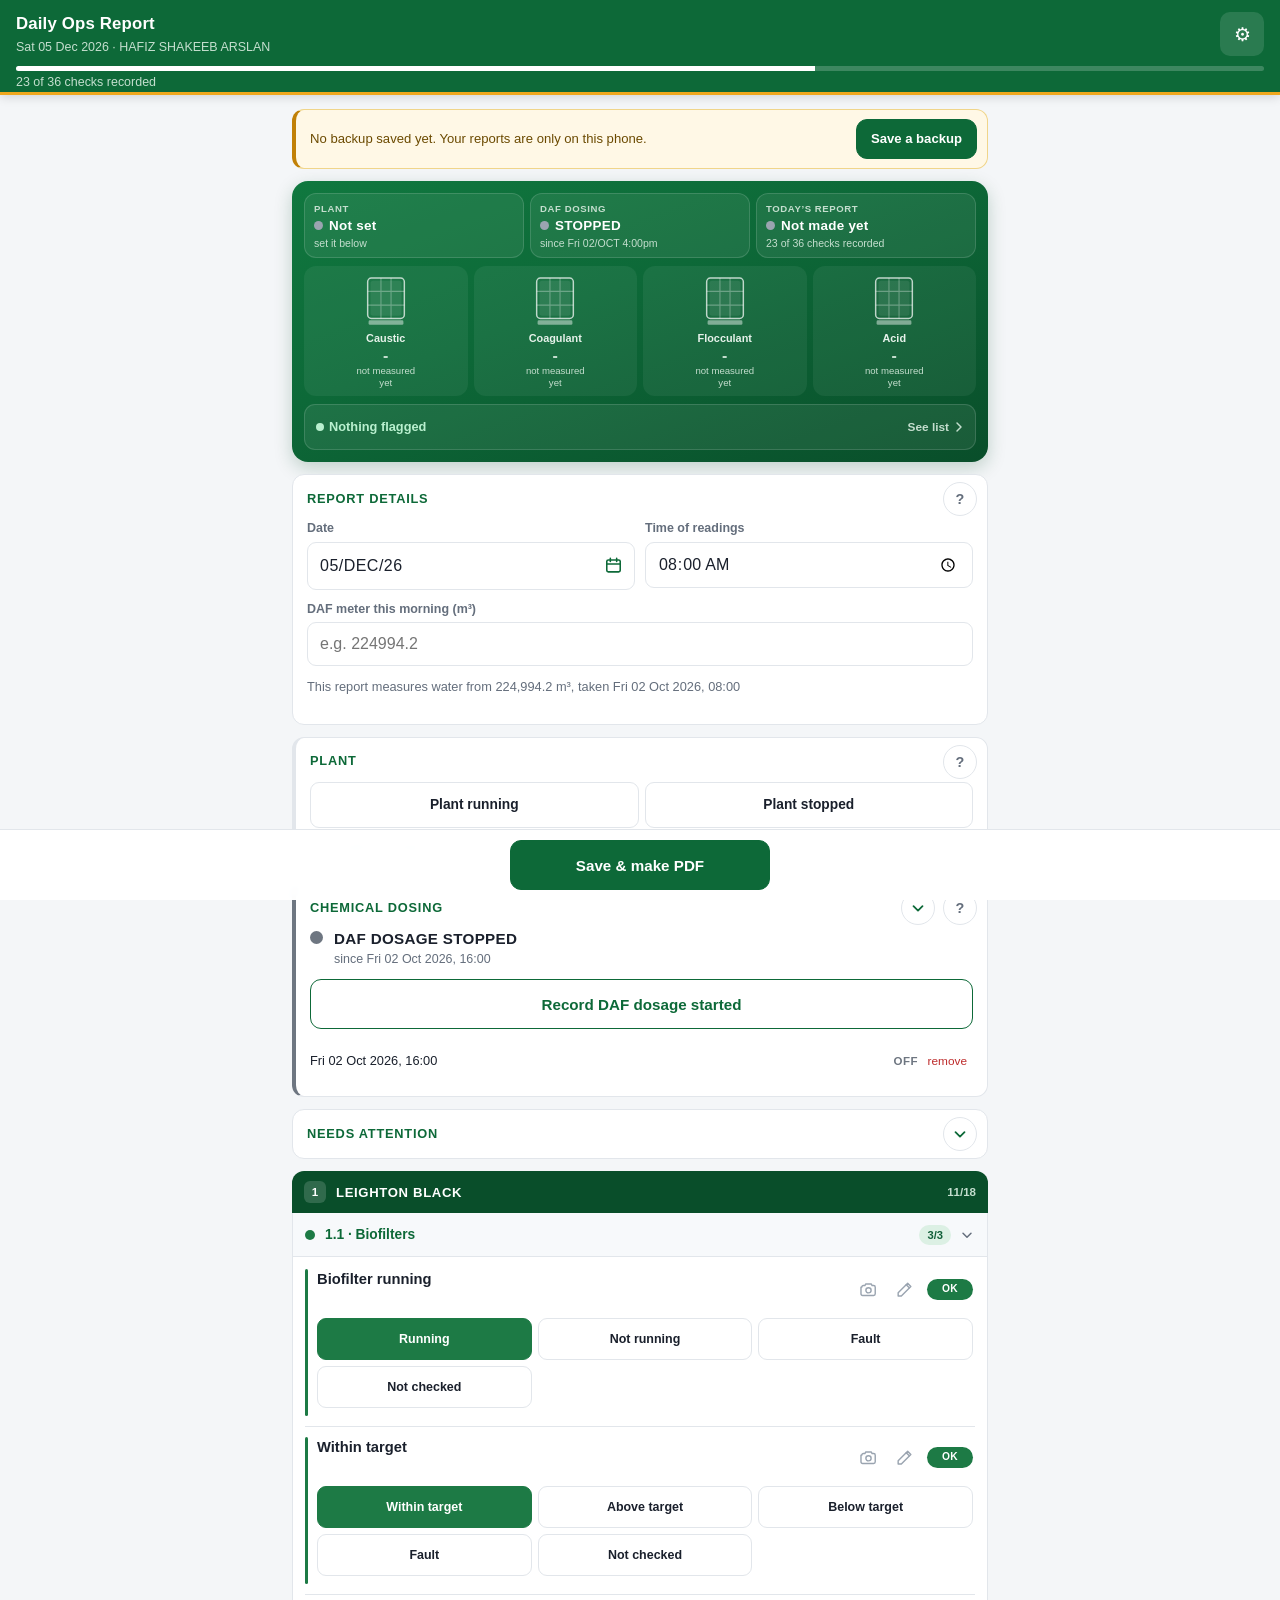
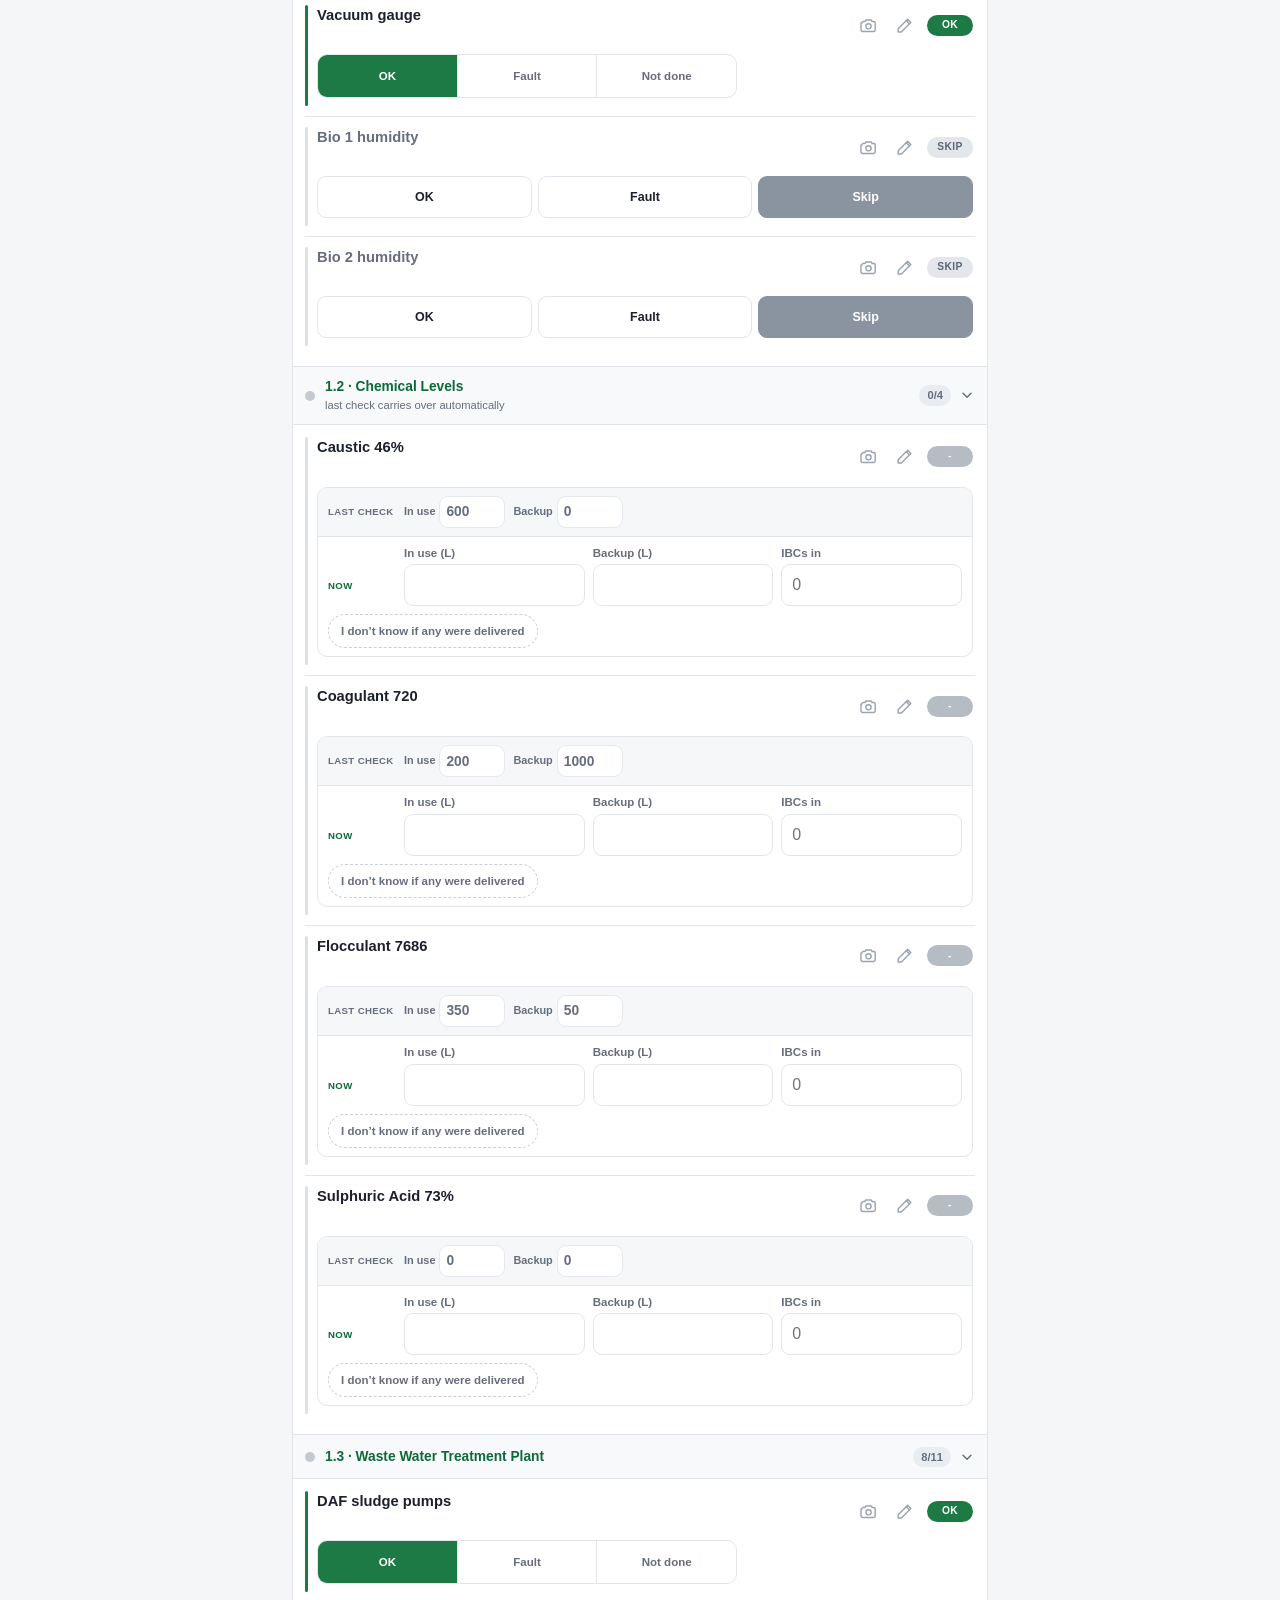
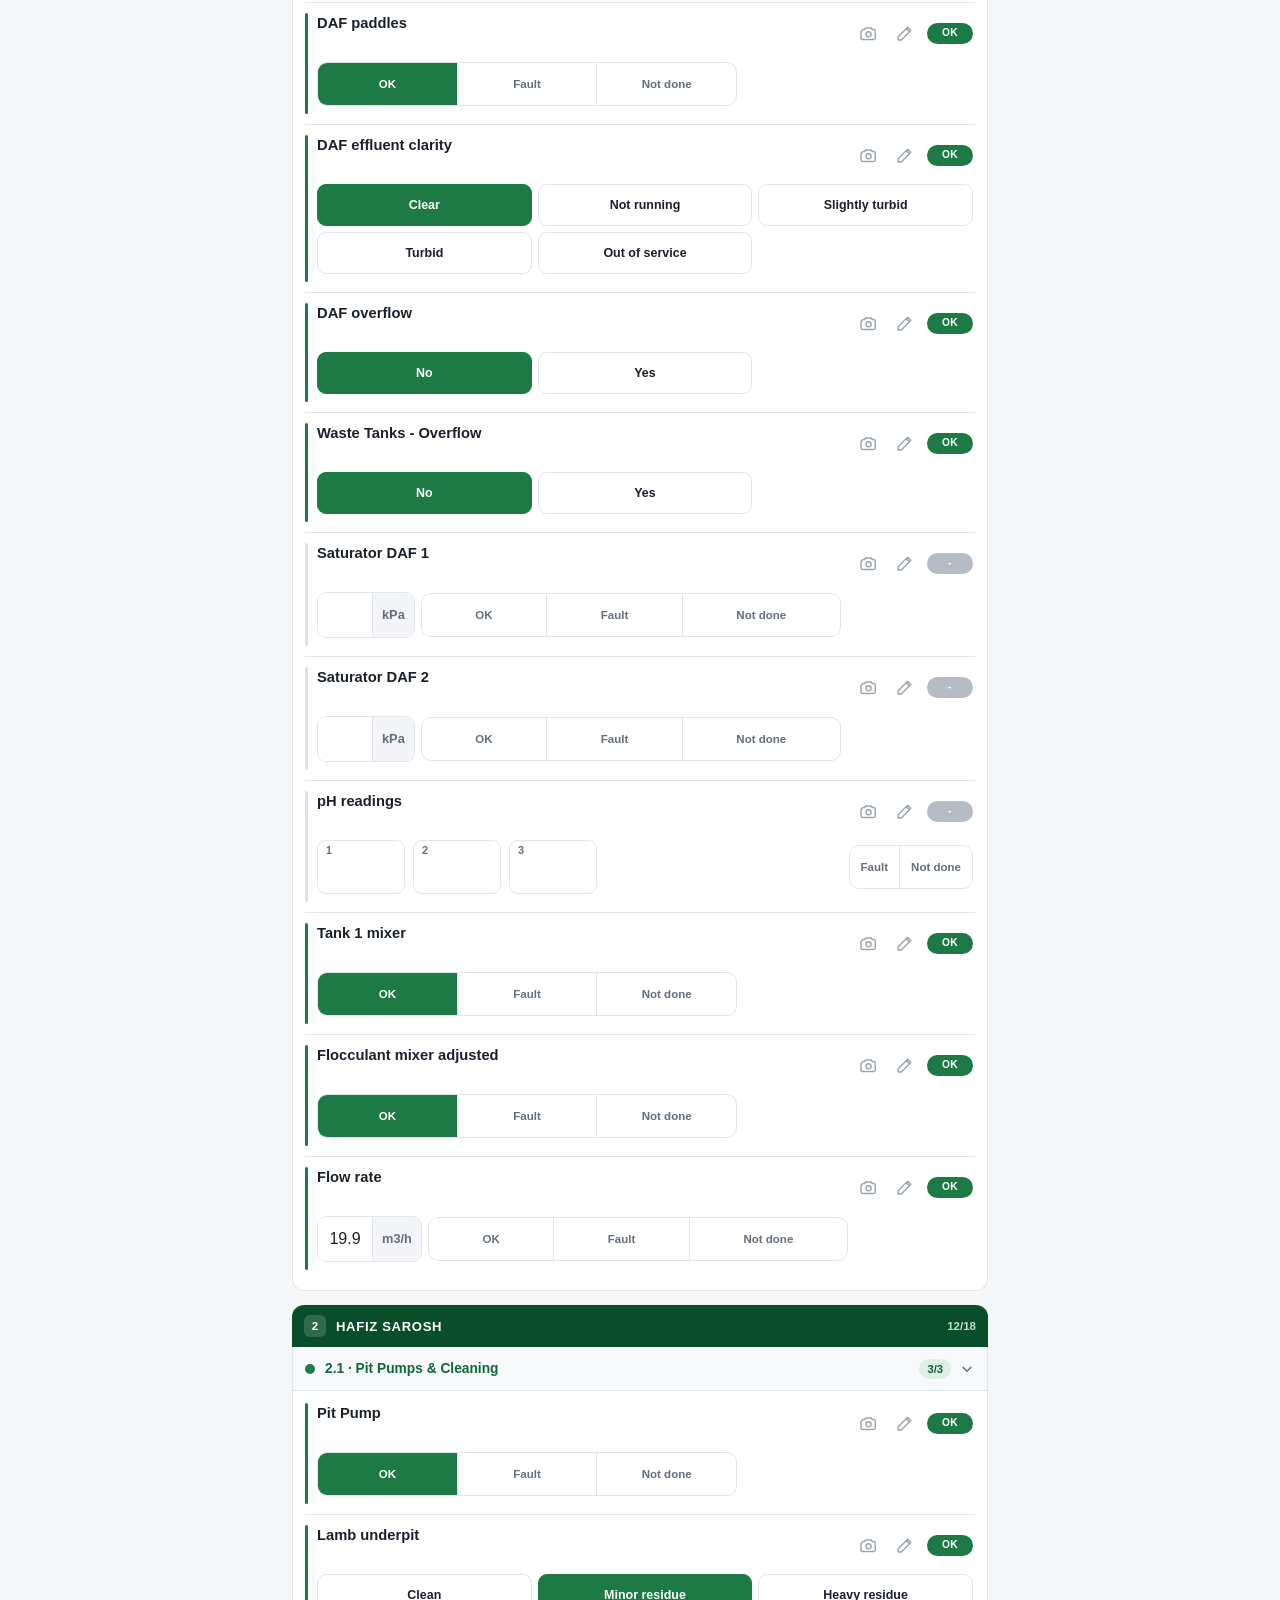
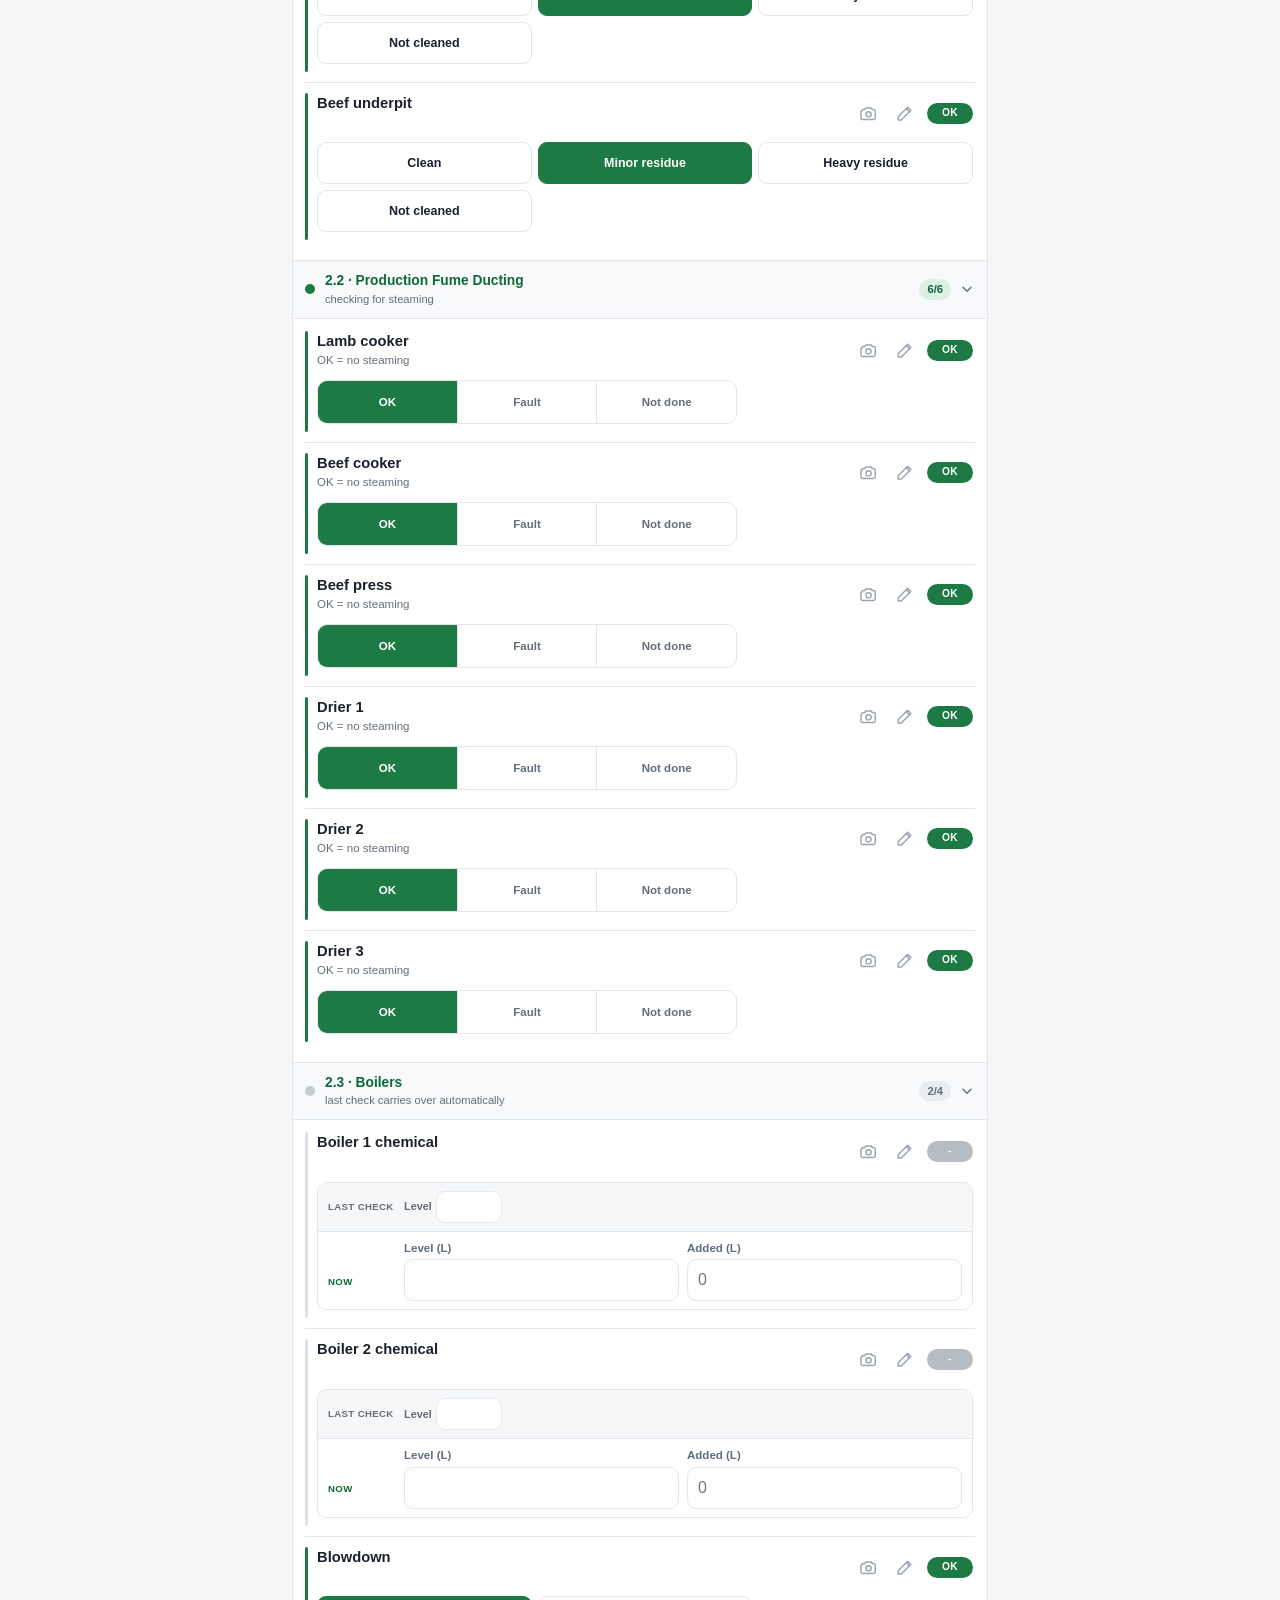
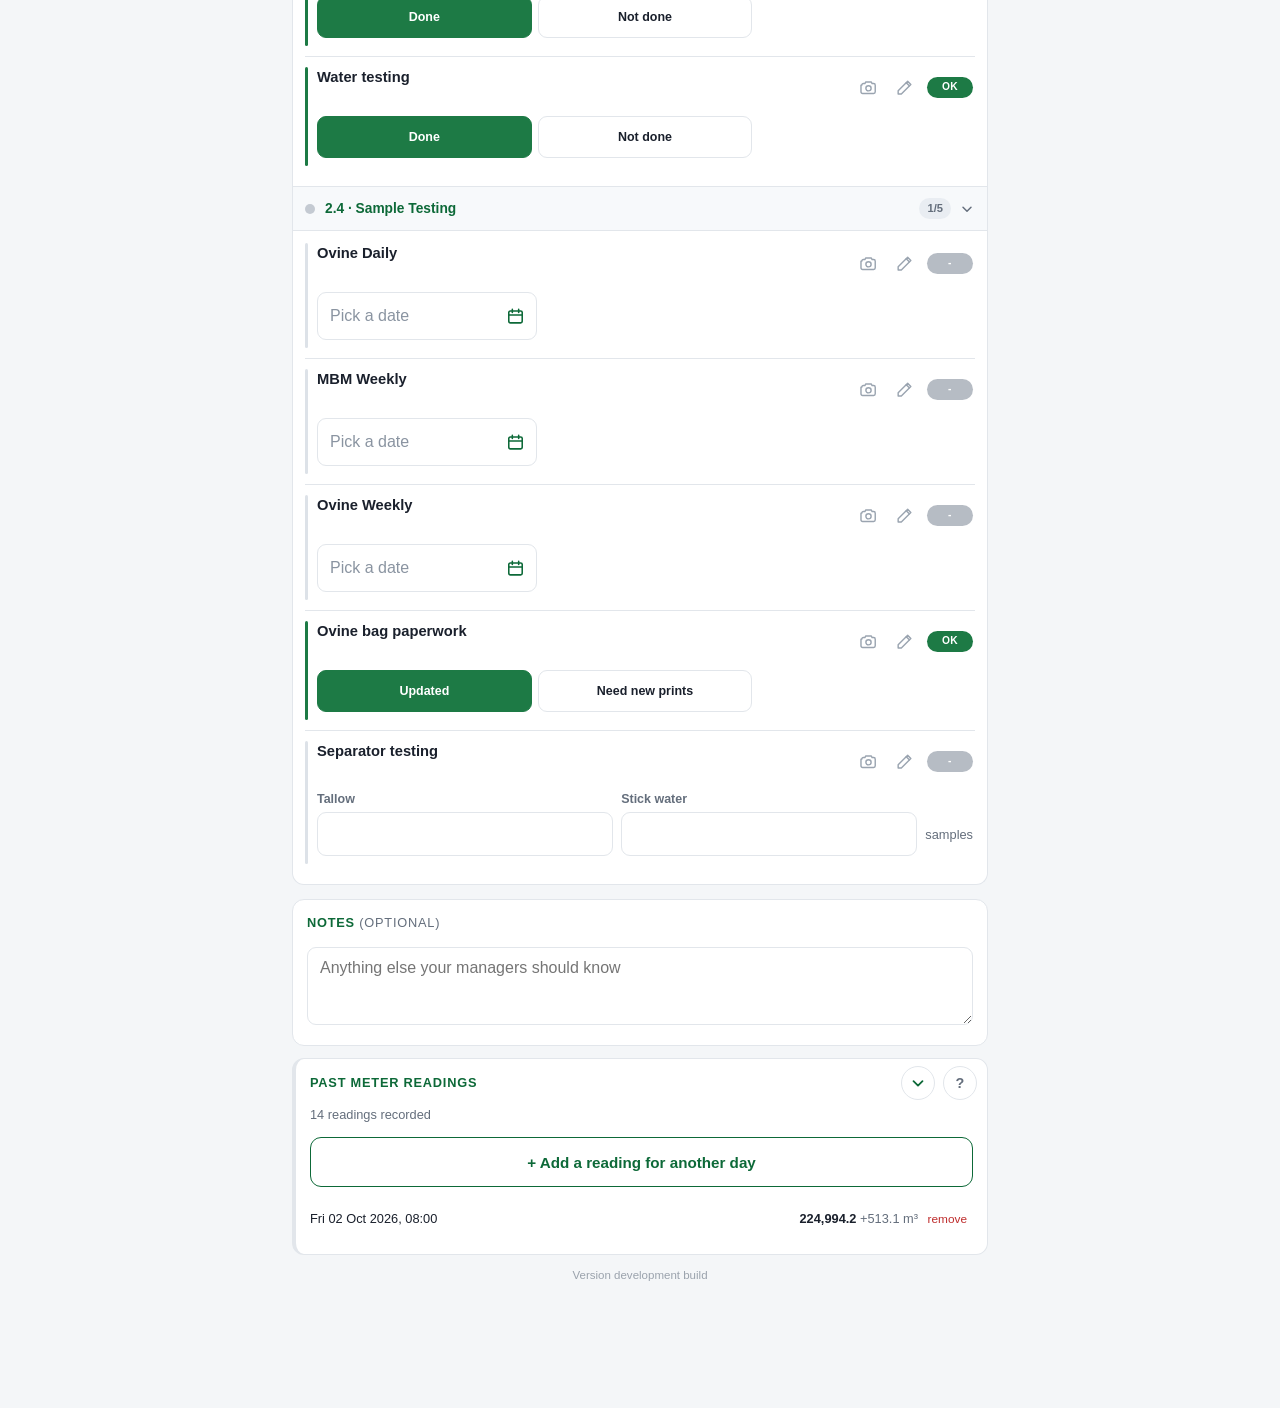
<file: www/index.html>
<!DOCTYPE html>
<html lang="en">
<head>
<meta charset="utf-8">
<meta name="viewport" content="width=device-width, initial-scale=1, viewport-fit=cover">
<meta name="theme-color" content="#0d6938">
<meta name="build-id" content="__BUILD_ID__">
<title>Daily Ops Report</title>
<link rel="manifest" href="manifest.webmanifest">
<link rel="icon" href="icons/icon-192.png">
<link rel="apple-touch-icon" href="icons/icon-192.png">
<link rel="stylesheet" href="styles.css">
</head>
<body>

<header class="topbar">
  <div class="topbar-row">
    <div>
      <h1>Daily Ops Report</h1>
      <p id="topbarDate">&nbsp;</p>
    </div>
    <button id="btnSettings" class="icon-btn" aria-label="Settings">&#9881;</button>
  </div>
  <div class="progress"><div id="progressFill" class="progress-fill"></div></div>
  <p id="progressLabel" class="progress-label">&nbsp;</p>
</header>

<main>
  <!-- ---------- backup reminder ----------
       Shown by renderBackupStatus() only when a backup is overdue. Everything
       lives on this one phone, so this is the nudge that keeps a copy of it. -->
  <div class="nag" id="backupNag" hidden>
    <span id="backupNagText">&nbsp;</span>
    <button type="button" class="btn btn-primary" id="btnBackupNag">Save a backup</button>
  </div>

  <!-- ---------- no saved copy of the app on this phone ----------
       Shown by renderOfflineStatus() only when the phone has not saved its own
       copy of the app. Without that copy the app will not open with no signal,
       and this says so while there is still signal to fix it with. -->
  <div class="nag" id="offlineNag" hidden>
    <span>This phone has not saved its own copy of the app yet, so it will not open
    without signal. Stay connected a moment, or open the app again with signal.</span>
  </div>

  <!-- ---------- the plant at a glance ----------
       Filled by renderDashboard() on every refresh. Everything on it is read
       from figures the sheet already works out; it adds nothing to the report. -->
  <section class="dash" id="dashboard" aria-label="The plant at a glance">
    <div class="dash-top">
      <div class="dash-tile" id="dashPlant">
        <span class="dash-label">Plant</span>
        <span class="dash-state"><span class="dash-led"></span><span id="dashPlantState">Not set</span></span>
        <span class="dash-sub" id="dashPlantSub">&nbsp;</span>
      </div>
      <div class="dash-tile" id="dashDaf">
        <span class="dash-label">DAF dosing</span>
        <span class="dash-state"><span class="dash-led"></span><span id="dashDafState">Not logged</span></span>
        <span class="dash-sub" id="dashDafSince">&nbsp;</span>
      </div>
      <div class="dash-tile" id="dashReport">
        <span class="dash-label" id="dashReportLabel">Today&rsquo;s report</span>
        <span class="dash-state"><span class="dash-led"></span><span id="dashReportState">Not made yet</span></span>
        <span class="dash-sub" id="dashReportSub">&nbsp;</span>
      </div>
    </div>
    <div class="dash-tanks" id="dashTanks"></div>
    <button type="button" class="dash-issues" id="dashIssues" aria-label="Show what needs attention">
      <span class="dash-chips" id="dashIssueChips">&nbsp;</span>
      <span class="dash-more">See list<svg class="chev" viewBox="0 0 24 24" aria-hidden="true"><path d="M9 6l6 6-6 6"/></svg></span>
    </button>
  </section>

  <!-- ---------- report details ---------- -->
  <section class="card">
    <div class="card-head">
      <h2>Report details</h2>
      <div class="card-tools">
        <button type="button" class="help-btn" data-help="helpReport"
                aria-expanded="false" aria-label="What this section is for">?</button>
      </div>
    </div>
    <div class="help-text" id="helpReport" hidden>
      The DAF meter box is the one to fill in on your morning round.
      To correct an earlier reading or add a missed day, use Past meter
      readings at the bottom of the page.
      Your name, the company name and the report number are kept in Settings,
      under the gear icon at the top.
    </div>
    <div class="field-grid">
      <label>Date
        <span class="datebox"><span class="datebox-text" aria-hidden="true"></span><input type="date" id="fDate"></span>
      </label>
      <label>Time of readings
        <input type="time" id="fReadingTime">
      </label>
    </div>
    <label>DAF meter this morning (m&sup3;)
      <input type="number" inputmode="decimal" step="any" id="fMeter" placeholder="e.g. 224994.2">
    </label>
    <p class="muted small" id="prevMeterNote">&nbsp;</p>
  </section>

  <!-- ---------- plant running or stopped ----------
       Filled by renderPlant(). A switch kept from report to report until it
       is changed, so it is only touched when the plant starts or stops. -->
  <section class="card plant-card" id="plantCard">
    <div class="card-head">
      <h2>Plant</h2>
      <div class="card-tools">
        <button type="button" class="help-btn" data-help="helpPlant"
                aria-expanded="false" aria-label="What this section is for">?</button>
      </div>
    </div>
    <div class="help-text" id="helpPlant" hidden>
      <p>Set this when the plant starts or stops. It stays as you set it, from one
      report to the next, until you change it.</p>
      <p>While the plant is stopped, the pH readings and a biofilter that is not
      running are not flagged &mdash; they are expected then. The pH is also not
      flagged whenever the DAF dosage was off at the time of the readings.</p>
      <p>When the plant is running and the DAF dosage is stopped, this card asks
      you to start the dosage.</p>
    </div>
    <div class="choicerow plant-choice">
      <button type="button" class="cbtn ok" data-plant="running" aria-pressed="false">Plant running</button>
      <button type="button" class="cbtn todo" data-plant="stopped" aria-pressed="false">Plant stopped</button>
    </div>
    <div class="nag plant-warn" id="plantWarn" hidden>
      <span>The plant is running but the DAF dosage is stopped. Start the dosage, then record it.</span>
      <button type="button" class="btn btn-primary" id="btnPlantDosing">Record start</button>
    </div>
    <p class="muted small plant-note" id="plantNote" hidden></p>
  </section>

  <!-- ---------- DAF running log ---------- -->
  <section class="card dosing-card" id="dosingCard">
    <div class="card-head">
      <h2>Chemical dosing</h2>
      <div class="card-tools">
        <!-- Shown by renderDosing() once there is more than one entry. -->
        <button type="button" class="help-btn fold-btn" data-fold="dosing" hidden
                aria-expanded="false" aria-label="Show older dosing entries"><svg class="chev" viewBox="0 0 24 24" aria-hidden="true"><path d="M6 9.5l6 6 6-6"/></svg></button>
        <button type="button" class="help-btn" data-help="helpDosing"
                aria-expanded="false" aria-label="What this section is for">?</button>
      </div>
    </div>
    <div class="help-text" id="helpDosing" hidden>
      Recording a switch does not start or save a report &mdash; it just adds to
      the list, and the meter reading goes into your meter list. Carry on with
      the same report tomorrow morning.
    </div>
    <div class="dosing-state">
      <span class="dosing-dot" id="dosingDot"></span>
      <div>
        <div class="dosing-now" id="dosingNow">Not logged yet</div>
        <div class="dosing-since muted" id="dosingSince">&nbsp;</div>
      </div>
    </div>
    <!-- Filled by renderDosing() when an entry is dated after the present. -->
    <p class="dosing-warn" id="dosingWarn" hidden></p>
    <button type="button" id="btnDosingToggle" class="btn btn-ghost full">Record DAF dosage started</button>
    <div class="dosing-entry" id="dosingEntry" hidden>
      <div class="field-grid">
        <label>Date
          <span class="datebox"><span class="datebox-text" aria-hidden="true"></span><input type="date" id="dosingDate"></span>
        </label>
        <label>Time
          <input type="time" id="dosingTime">
        </label>
      </div>
      <label>Meter reading at that moment <span class="muted">(optional)</span>
        <input type="number" inputmode="decimal" step="any" id="dosingMeter"
               placeholder="leave blank if you did not note it">
      </label>
      <p class="muted small">If you fill this in it is saved into your meter list, at the bottom of the page.</p>
      <p class="muted small" id="dosingHint">&nbsp;</p>
      <div class="sheet-foot">
        <button type="button" id="btnDosingCancel" class="tool-btn">Cancel</button>
        <button type="button" id="btnDosingSave" class="btn btn-primary">Save</button>
      </div>
    </div>
    <div class="dosing-list" id="dosingList"></div>
  </section>

  <!-- ---------- live action summary ---------- -->
  <!-- Starts folded. The top bar already counts the faults, so nothing is
       lost by keeping the list itself out of the way until it is wanted. -->
  <section class="card folded" id="summaryCard">
    <div class="card-head">
      <h2>Needs attention</h2>
      <div class="card-tools">
        <button type="button" class="help-btn fold-btn" data-fold="summary"
                aria-expanded="false" aria-label="Show what needs attention"><svg class="chev" viewBox="0 0 24 24" aria-hidden="true"><path d="M6 9.5l6 6 6-6"/></svg></button>
      </div>
    </div>
    <div id="summaryBody" class="summary-empty" hidden>Fill in the checklist below.</div>
  </section>

  <!-- ---------- checklist renders here ---------- -->
  <div id="checklist"></div>

  <section class="card">
    <h2>Notes <span class="muted">(optional)</span></h2>
    <textarea id="fGeneralNote" rows="3" placeholder="Anything else your managers should know"></textarea>
  </section>

  <!-- ---------- DAF water meter log ----------
       History, not today's reading, so it sits below the checklist: it is
       only needed to correct a reading or fill in a missed day, and at the
       top it pushed the first check off the screen. -->
  <section class="card dosing-card" id="meterCard">
    <div class="card-head">
      <h2>Past meter readings</h2>
      <div class="card-tools">
        <!-- Shown by renderMeterLog() once there is more than one reading. -->
        <button type="button" class="help-btn fold-btn" data-fold="meter" hidden
                aria-expanded="false" aria-label="Show older readings"><svg class="chev" viewBox="0 0 24 24" aria-hidden="true"><path d="M6 9.5l6 6 6-6"/></svg></button>
        <button type="button" class="help-btn" data-help="helpMeter"
                aria-expanded="false" aria-label="What this section is for">?</button>
      </div>
    </div>
    <div class="help-text" id="helpMeter" hidden>
      This is the history, not today. Today's reading goes in the DAF meter box
      at the top of the page and appears here on its own. Use this list to fix
      a wrong reading, or to fill in a day you missed.
    </div>
    <p class="muted small" id="meterCount">&nbsp;</p>
    <button type="button" id="btnMeterAdd" class="btn btn-ghost full">+ Add a reading for another day</button>
    <div class="dosing-entry" id="meterEntry" hidden>
      <div class="field-grid">
        <label>Date
          <span class="datebox"><span class="datebox-text" aria-hidden="true"></span><input type="date" id="meterDate"></span>
        </label>
        <label>Time
          <input type="time" id="meterTime">
        </label>
      </div>
      <label>Meter reading (m&sup3;)
        <input type="number" inputmode="decimal" step="any" id="meterValue" placeholder="e.g. 224994.2">
      </label>
      <p class="muted small" id="meterHint">Pick the day the reading was taken.</p>
      <div class="sheet-foot">
        <button type="button" id="btnMeterCancel" class="tool-btn">Cancel</button>
        <button type="button" id="btnMeterSave" class="btn btn-primary">Save</button>
      </div>
    </div>
    <div class="dosing-list" id="meterList"></div>
  </section>

  <p class="version-line">Version <span class="js-build-id">dev</span></p>

  <div class="spacer"></div>
</main>

<!-- ---------- sticky action bar ---------- -->
<nav class="actionbar">
  <!-- Whether today's PDF went out. Filled by renderSendStatus() once a PDF
       has been made; hidden before that. -->
  <p class="send-status" id="sendStatus" role="status" hidden></p>
  <button id="btnPdf" class="btn btn-primary">Save &amp; make PDF</button>
</nav>

<!-- ---------- settings sheet ----------
     Every section is its title and its controls; what the section is for sits
     behind the "?" beside the title, as on the morning sheet. Only live
     figures stay in view (last backup, version, whether the app works without
     signal), because those change and are the reason to look.
     Order: starting a new report first, then the backup (the one thing to do
     regularly), then one-off setup, with the working-out and repair panels last
     under Advanced. -->
<div id="settingsSheet" class="sheet" hidden>
  <div class="sheet-inner">
    <div class="sheet-head">
      <h2>Settings</h2>
      <button class="icon-btn" data-close-sheet>&times;</button>
    </div>

    <div class="set-head">
      <h2>New report</h2>
      <div class="card-tools">
        <button type="button" class="help-btn" data-help="helpNew"
                aria-expanded="false" aria-label="What this does">?</button>
      </div>
    </div>
    <div class="help-text" id="helpNew" hidden>
      Clears everything on screen so you can start again. Your name, site and
      trigger levels are kept, and reports you have already saved are not touched.
    </div>
    <button id="btnNewReport" class="btn btn-ghost full">&#10227; Start a new report</button>

    <hr>
    <div class="set-head">
      <h2>Backup</h2>
      <div class="card-tools">
        <button type="button" class="help-btn" data-help="helpBackup"
                aria-expanded="false" aria-label="What this is for">?</button>
      </div>
    </div>
    <div class="help-text" id="helpBackup" hidden>
      <p>Everything is kept on this phone only. If it is lost or reset, your reports
      go with it &mdash; so save a backup now and again, somewhere off the phone
      such as your email or Google Drive. Photos are not included.</p>
      <p><strong>Using two devices?</strong> Load the other one&rsquo;s backup here to
      bring them together. Readings and dosing times from both are combined; where
      the same morning exists on both, the one saved later is kept.</p>
    </div>
    <p class="backup-status" id="backupStatus">&nbsp;</p>
    <div class="sheet-foot">
      <button id="btnBackupExport" class="btn btn-primary">Save a backup</button>
      <button id="btnBackupImport" class="btn btn-ghost">Load a backup</button>
    </div>
    <input type="file" id="backupInput" accept=".json,application/json" hidden>

    <hr>
    <div class="set-head">
      <h2>App version</h2>
      <div class="card-tools">
        <button type="button" class="help-btn" data-help="helpVersion"
                aria-expanded="false" aria-label="What this is for">?</button>
      </div>
    </div>
    <div class="help-text" id="helpVersion" hidden>
      <p>The app keeps its own copy on this phone, so it opens with no signal. It
      only needs signal to get the app the first time, and to pick up a new version
      after you upload one.</p>
      <p>If you have just uploaded an update and the version below has not changed,
      tap <strong>Check for an update</strong> &mdash; the phone can hold on to the
      old copy otherwise.</p>
      <p><strong>Open it from the app&rsquo;s icon</strong> on your Home screen. An
      address typed into Chrome without the final <strong>/</strong> cannot use the
      saved copy, and will ask the internet instead.</p>
      <p><strong>Protected from phone clean-ups:</strong> if this says no, the phone
      may delete the app&rsquo;s saved copy &mdash; and your readings &mdash; when it
      runs short of space. Adding the app to your Home screen (Chrome menu, then
      <strong>Install app</strong>) protects them. Save a backup either way.</p>
    </div>
    <p class="version-status">Version <strong class="js-build-id">dev</strong></p>
    <p class="backup-status" id="offlineStatus">&nbsp;</p>
    <p class="backup-status" id="storageStatus" hidden>&nbsp;</p>
    <button id="btnCheckUpdate" class="btn btn-ghost full">&#10227; Check for an update</button>

    <hr>
    <div class="set-head">
      <h2>Your name</h2>
      <div class="card-tools">
        <button type="button" class="help-btn" data-help="helpName"
                aria-expanded="false" aria-label="What this is for">?</button>
      </div>
    </div>
    <div class="help-text" id="helpName" hidden>
      Shown on every report as the person who did the checks.
    </div>
    <input type="text" id="fReporter" autocomplete="name" placeholder="Your name">

    <div class="set-head">
      <h2>Company name</h2>
    </div>
    <input type="text" id="fSite" placeholder="Shown in the PDF header">

    <div class="set-head">
      <h2>Report number prefix</h2>
      <div class="card-tools">
        <button type="button" class="help-btn" data-help="helpPrefix"
                aria-expanded="false" aria-label="What this is for">?</button>
      </div>
    </div>
    <div class="help-text" id="helpPrefix" hidden>
      Used for the reference on each report, e.g. ATP-DOR-2026-09-28.
    </div>
    <input type="text" id="fPrefix" placeholder="ATP-DOR">

    <div class="set-head">
      <h2>Company logo</h2>
      <div class="card-tools">
        <button type="button" class="help-btn" data-help="helpLogo"
                aria-expanded="false" aria-label="What this is for">?</button>
      </div>
    </div>
    <div class="help-text" id="helpLogo" hidden>
      Appears at the top of every PDF. Pick it once and it is remembered.
    </div>
    <div class="logo-row">
      <div class="logo-preview" id="logoPreview"><span class="muted small">No logo</span></div>
      <div class="logo-actions">
        <button type="button" id="btnLogoPick" class="tool-btn">Choose image</button>
        <button type="button" id="btnLogoClear" class="tool-btn">Remove</button>
      </div>
    </div>
    <input type="file" accept="image/*" id="logoInput" hidden>

    <hr>
    <div class="set-head">
      <h2>Trigger levels</h2>
      <div class="card-tools">
        <button type="button" class="help-btn" data-help="helpLevels"
                aria-expanded="false" aria-label="What this is for">?</button>
      </div>
    </div>
    <div class="help-text" id="helpLevels" hidden>
      The numbers that decide when a check is flagged. At or past
      <strong>Fault</strong> it is reported as a fault; at or past
      <strong>Monitor</strong>, as needing a watch. The four chemicals are judged
      only on what is on site: <strong>Refill</strong> when the usage tank is at or
      below its level, and <strong>Order</strong> when the backup is &mdash; counting
      the IBC a refill will use, so one full IBC as backup with a low usage tank
      says refill and order. An empty tank is red; a low one is amber.
    </div>
    <div id="thresholdForm"></div>
    <div class="sheet-foot">
      <button id="btnResetThresholds" class="btn btn-ghost">Reset to defaults</button>
    </div>

    <hr>
    <div class="set-head">
      <h2>Average usage</h2>
      <div class="card-tools">
        <button type="button" class="help-btn" data-help="helpAverage"
                aria-expanded="false" aria-label="What this is for">?</button>
      </div>
    </div>
    <div class="help-text" id="helpAverage" hidden>
      How far back to look when working out average daily use. Reports older than
      this are ignored. Because a report can cover several days &mdash; a weekend
      or a few days off &mdash; the average may end up covering slightly more days
      than this number.
    </div>
    <label>Look back this many days
      <input type="number" id="fAvgWindow" inputmode="numeric" step="1" min="1" placeholder="14">
    </label>

    <hr>
    <details class="advanced">
      <summary>
        <span>Advanced</span>
        <button type="button" class="help-btn" data-help="helpAdvanced"
                aria-expanded="false" aria-label="What this is for">?</button>
      </summary>
      <div class="help-text" id="helpAdvanced" hidden>
        Saved reports, how the figures are worked out, and repairs. Not needed day to day.
      </div>

      <div class="set-head">
        <h2>Saved reports</h2>
      </div>
      <div id="historyList" class="history"></div>

      <hr>
      <div class="set-head">
        <h2>Where the average flow comes from</h2>
        <div class="card-tools">
          <button type="button" class="help-btn" data-help="helpFlow"
                  aria-expanded="false" aria-label="What this is for">?</button>
        </div>
      </div>
      <div class="help-text" id="helpFlow" hidden>
        The water the meter recorded, divided by the hours, over past days when
        the dosing ran right through from one meter reading to the next. Only
        those days can be measured exactly, so only those are used. Your Flow
        rate check is not part of this &mdash; it is reported as you type it.
      </div>
      <div id="flowDetail"></div>

      <hr>
      <div class="set-head">
        <h2>Every dosing entry</h2>
        <div class="card-tools">
          <button type="button" class="help-btn" data-help="helpAudit"
                  aria-expanded="false" aria-label="What this is for">?</button>
        </div>
      </div>
      <div class="help-text" id="helpAudit" hidden>
        <p>The full list, newest first. An extra entry in the middle of a day stops
        that day counting towards the average flow above. Remove any wrong ones from
        the Chemical dosing card on the main screen.</p>
        <p>Deleting <strong>every</strong> entry and reopening the app brings back
        the seven times recorded on paper.</p>
      </div>
      <div id="dosingAudit"></div>

      <hr>
      <div class="set-head">
        <h2>Recorded readings and reports</h2>
        <div class="card-tools">
          <button type="button" class="help-btn" data-help="helpRecorded"
                  aria-expanded="false" aria-label="What this is for">?</button>
        </div>
      </div>
      <div class="help-text" id="helpRecorded" hidden>
        Puts back everything written down before the app existed &mdash; the meter
        readings <em>and</em> the reports for 11 Sep to 2 Oct 2026. Use this if the
        average flow looks wrong, or if the panel above says
        <strong>meter reading missing</strong> for any of those days. Anything
        saved for those dates is replaced; other dates are untouched.
      </div>
      <button id="btnMeterRestore" class="btn btn-ghost full">&#10227; Put back the recorded readings and reports</button>
    </details>
  </div>
</div>

<div id="toast" class="toast" hidden></div>

<script src="config.js"></script>
<script src="pdf.js"></script>
<script src="report.js"></script>
<script src="app.js"></script>
</body>
</html>
</file>
<file: www/styles.css>
:root {
  /* The brand: the forest green and gold of the printed report, which were
     taken from the ATP logo. The app was navy before, so the two looked like
     products of different companies. */
  --brand: #0d6938;
  --brand-dark: #094e2a;
  --gold: #f0a81e;
  --ink: #1a202c;
  --slate: #646e7c;
  --line: #e2e6eb;
  --bg: #f4f6f8;
  --card: #ffffff;
  /* A shade lighter than the brand, so a tapped OK still reads as an answer
     rather than part of the frame. White on it: 5.4 to 1. */
  --ok: #1d7a45;
  /* Monitor. White writing on the old amber (#c98a04) measured 2.9 to 1 and
     washed out in sunlight. Now: the rail, dots and edges in the printed
     report's amber (3.3 to 1 against the white page), and anything with words
     on it a brighter amber with near-black writing (9.2 to 1). */
  --watch: #c18006;
  --watch-fill: #f2b844;
  --on-watch: #2b1d00;
  --fault: #be2c2c;
  --todo: #6e7681;
  --radius: 12px;
  --tap: 44px;
  /* Height of the sticky top bar. Used by the sticky section and group
     headers and by every scroll-margin. A starting figure only - boot()
     measures the real bar and overwrites it, because the safe-area inset at
     the top of the screen differs from phone to phone. */
  --topbar-h: 96px;
}

* { box-sizing: border-box; -webkit-tap-highlight-color: transparent; }

html, body {
  margin: 0;
  background: var(--bg);
  color: var(--ink);
  font-family: -apple-system, BlinkMacSystemFont, "Segoe UI", Roboto, "Helvetica Neue", Arial, sans-serif;
  font-size: 16px;
  line-height: 1.45;
}

/* ---------------- top bar ---------------- */
.topbar {
  position: sticky;
  top: 0;
  z-index: 40;
  background: var(--brand);
  color: #fff;
  padding: calc(env(safe-area-inset-top, 0px) + 12px) 16px 0;
  /* The gold rule under the green band, as across the top of the PDF. */
  border-bottom: 3px solid var(--gold);
  box-shadow: 0 2px 10px rgba(0,0,0,.14);
}
.topbar-row { display: flex; align-items: flex-start; justify-content: space-between; gap: 12px; }
.topbar h1 { margin: 0; font-size: 1.05rem; font-weight: 700; letter-spacing: .01em; }
.topbar p { margin: 2px 0 0; font-size: .78rem; color: #c4dece; }

.icon-btn {
  background: rgba(255,255,255,.12);
  border: 0;
  color: #fff;
  width: var(--tap);
  height: var(--tap);
  min-width: var(--tap);
  border-radius: 10px;
  font-size: 1.2rem;
  cursor: pointer;
}
.icon-btn:active { background: rgba(255,255,255,.24); }

.progress { height: 5px; background: rgba(255,255,255,.2); border-radius: 3px; margin-top: 10px; overflow: hidden; }
.progress-fill { height: 100%; width: 0; background: #fff; transition: width .25s ease; }
.progress-label { margin: 5px 0 8px; font-size: .72rem; color: #c4dece; font-variant-numeric: tabular-nums; }
/* Tinted when something needs attention, so the count is not just more grey
   text in a grey line. */
.progress-label.has-fault { color: #ffc9c9; font-weight: 600; }
.progress-label.has-watch { color: #ffd98a; font-weight: 600; }

/* ---------------- layout ---------------- */
main { padding: 14px 12px 0; max-width: 720px; margin: 0 auto; }
.spacer { height: 124px; }

.card {
  background: var(--card);
  border: 1px solid var(--line);
  border-radius: var(--radius);
  padding: 14px;
  margin-bottom: 12px;
}
/* .card-head > h2 is listed too: the heading is a grandchild of the card once
   it shares a row with the "?" button, and "> h2" alone stopped matching it. */
.card > h2,
.card > .card-head > h2 {
  margin: 0 0 10px;
  font-size: .8rem;
  text-transform: uppercase;
  letter-spacing: .06em;
  color: var(--brand);
  font-weight: 700;
}

/* Card heading with its buttons in the corner: a "?" for the standing
   instructions, and an arrow where there is something folded away. Both were
   full lines of their own before. */
.card-head {
  display: flex;
  align-items: center;
  justify-content: space-between;
  gap: 10px;
  margin-bottom: 10px;
}
.card > .card-head > h2 { margin: 0; }
/* A folded "Needs attention" is its heading and nothing else, so the gap
   that would sit under the heading goes too. */
.card.folded > .card-head { margin-bottom: 0; }
.card-tools {
  display: flex;
  align-items: center;
  gap: 8px;
  flex: 0 0 auto;
  /* The 34px buttons hang into the card's padding rather than making the
     heading row taller than the text in it. */
  margin: -7px -4px -7px 0;
}
.help-btn {
  flex: 0 0 auto;
  width: 34px; height: 34px;
  display: grid;
  place-items: center;
  padding: 0;
  border: 1.5px solid var(--line);
  border-radius: 50%;
  background: #fff;
  color: var(--slate);
  font: inherit;
  font-size: .9rem;
  font-weight: 800;
  line-height: 1;
  cursor: pointer;
}
/* Must stay: .help-btn sets display, which beats the hidden attribute. The
   fold arrows are hidden until there is something behind them. */
.help-btn[hidden] { display: none; }
.help-btn[data-help][aria-expanded="true"] {
  background: var(--brand);
  border-color: var(--brand);
  color: #fff;
}
/* The arrow says open or shut by which way it points: down to open, up to
   close again. */
.fold-btn .chev { width: 18px; height: 18px; stroke: var(--brand); stroke-width: 2.4; }
.fold-btn[aria-expanded="true"] { border-color: #bad5c3; background: #f0f8f3; }
.fold-btn[aria-expanded="true"] .chev { transform: rotate(180deg); }
.help-text {
  background: #f0f8f3;
  border: 1px solid #bad5c3;
  border-radius: 10px;
  padding: 10px 12px;
  margin-bottom: 11px;
  font-size: .8rem;
  line-height: 1.45;
  color: #0c4a2a;
}
.muted { color: var(--slate); font-weight: 400; }
.small { font-size: .8rem; }

label { display: block; font-size: .78rem; color: var(--slate); font-weight: 600; margin-bottom: 10px; }
/* input[type=time] was missing from this list, so the time box kept its own
   intrinsic size and sat half-width next to a full-width date box. */
input[type=text], input[type=date], input[type=time], input[type=number], select, textarea {
  width: 100%;
  margin-top: 4px;
  padding: 11px 12px;
  border: 1px solid var(--line);
  border-radius: 9px;
  font-size: 1rem;
  font-family: inherit;
  color: var(--ink);
  background: #fff;
  min-height: var(--tap);
}
textarea { min-height: 72px; resize: vertical; }
input:focus, select:focus, textarea:focus { outline: 2px solid #8cc7a1; outline-offset: 1px; border-color: var(--brand); }
.field-grid { display: grid; grid-template-columns: 1fr 1fr; gap: 10px; }

/* ---------------- section / group ---------------- */

/* Anything scrolled to by the app has to clear the sticky top bar, or it
   lands underneath it. One figure, used by both the scroll margins and the
   sticky group headers, so they cannot drift apart. */
.section { margin-bottom: 14px; scroll-margin-top: calc(var(--topbar-h) + 10px); }

.section-head {
  position: sticky;
  top: var(--topbar-h);
  z-index: 24;
  display: flex;
  align-items: center;
  gap: 10px;
  background: var(--brand-dark);
  color: #fff;
  border-radius: var(--radius) var(--radius) 0 0;
  padding: 10px 12px;
  margin-top: 4px;
}
.section-no {
  flex: 0 0 auto;
  display: grid;
  place-items: center;
  width: 22px; height: 22px;
  border-radius: 6px;
  background: rgba(255,255,255,.16);
  font-size: .72rem;
  font-weight: 800;
}
.section-title {
  flex: 1 1 auto;
  min-width: 0;
  font-size: .82rem;
  font-weight: 700;
  letter-spacing: .05em;
  text-transform: uppercase;
}
.section-tally {
  flex: 0 0 auto;
  font-size: .72rem;
  font-weight: 700;
  color: #c4dece;
  font-variant-numeric: tabular-nums;
}
.section-body {
  background: var(--card);
  border: 1px solid var(--line);
  border-top: 0;
  border-radius: 0 0 var(--radius) var(--radius);
  /* No overflow:hidden here - it would trap the sticky group headers. */
}

.group { border-top: 1px solid var(--line); scroll-margin-top: calc(var(--topbar-h) + 48px); }
.group:first-child { border-top: 0; }
.group-head {
  position: sticky;
  top: calc(var(--topbar-h) + 42px);
  z-index: 22;
  width: 100%;
  display: flex;
  align-items: center;
  gap: 10px;
  background: #f7f9fb;
  border: 0;
  border-bottom: 1px solid var(--line);
  padding: 10px 12px;
  font: inherit;
  color: var(--brand);
  text-align: left;
  cursor: pointer;
  min-height: var(--tap);
}
.group-head-text { flex: 1 1 auto; min-width: 0; }
.group-title { display: block; font-weight: 700; font-size: .86rem; }
.group-note { display: block; font-size: .7rem; color: var(--slate); font-weight: 400; }
.group-meta { display: flex; align-items: center; gap: 8px; flex: 0 0 auto; }
.group-tally {
  font-size: .7rem;
  font-weight: 700;
  color: var(--slate);
  background: #e9edf2;
  border-radius: 20px;
  padding: 2px 8px;
  font-variant-numeric: tabular-nums;
}
.group-tally.complete { color: #12603a; background: #dcf0e4; }

.dot { width: 10px; height: 10px; border-radius: 50%; display: inline-block; flex: 0 0 10px; }
.dot.ok { background: var(--ok); }
.dot.watch { background: var(--watch); }
.dot.fault { background: var(--fault); box-shadow: 0 0 0 3px rgba(190,44,44,.16); }
.dot.todo, .dot.blank { background: #c4cad2; }

.chev {
  width: 16px; height: 16px;
  fill: none;
  stroke: var(--slate);
  stroke-width: 2.2;
  stroke-linecap: round;
  stroke-linejoin: round;
  transition: transform .18s ease;
}
.group[data-collapsed="true"] .chev { transform: rotate(-90deg); }
.group-items { padding: 2px 12px 10px; }
.group[data-collapsed="true"] .group-items { display: none; }
.group[data-collapsed="true"] .group-head { border-bottom-color: transparent; }

/* ---------------- item row ---------------- */

/* A colour rail down the left edge. Scrolling the sheet, the rails alone say
   which checks are settled and which are not, without reading a word. */
/* Clearing the top bar is not enough: the section header (42px) and the group
   header (44px, or ~58px when it carries a note) are both sticky underneath
   it, so a row scrolled to has to clear all three. */
.item {
  position: relative;
  padding: 9px 2px 9px 12px;
  border-top: 1px solid var(--line);
  scroll-margin-top: calc(var(--topbar-h) + 108px);
}
.item:first-child { border-top: 0; }
.item::before {
  content: "";
  position: absolute;
  left: 0; top: 10px; bottom: 10px;
  width: 3px;
  border-radius: 3px;
  background: #dde2e8;
  transition: background .15s ease;
}
/* Set from refresh() rather than with :has(), which an older WebView on the
   plant phone would quietly ignore. ("data-state", not "data-status" - the
   status buttons already own that attribute.) */
.item[data-state="ok"]::before    { background: var(--ok); }
.item[data-state="watch"]::before { background: var(--watch); }
.item[data-state="fault"]::before { background: var(--fault); }
.item[data-state="todo"]::before  { background: var(--todo); }

.item-top { display: flex; align-items: flex-start; justify-content: space-between; gap: 8px; }
.item-id { flex: 1 1 auto; min-width: 0; padding-top: 2px; }
.item-label { font-size: .92rem; font-weight: 600; line-height: 1.3; }
.item-hint { font-size: .72rem; color: var(--slate); margin-top: 1px; }
.item-value { font-size: .78rem; color: var(--slate); white-space: nowrap; }
.item-aside { flex: 0 0 auto; display: flex; align-items: center; gap: 2px; }

/* The four status buttons read as one control rather than four, which makes
   the row shorter and the selected one unmistakable. */
.statusrow {
  display: flex;
  margin-top: 8px;
  border: 1.5px solid var(--line);
  border-radius: 10px;
  overflow: hidden;
  background: #fff;
}
.sbtn {
  flex: 1 1 0;
  min-width: 0;
  border: 0;
  border-left: 1px solid var(--line);
  background: transparent;
  padding: 9px 2px;
  font-size: .72rem;
  font-weight: 700;
  color: var(--slate);
  cursor: pointer;
  min-height: 42px;
  font-family: inherit;
}
.sbtn:first-child { border-left: 0; }
.sbtn[aria-pressed="true"] { color: #fff; }
.sbtn[aria-pressed="true"].ok    { background: var(--ok); }
.sbtn[aria-pressed="true"].watch { background: var(--watch-fill); color: var(--on-watch); }
.sbtn[aria-pressed="true"].fault { background: var(--fault); }
.sbtn[aria-pressed="true"].todo  { background: var(--todo); }

/* The unit sits against the field instead of floating in its own column, so
   the reading and what it is measured in read as one thing. */
.numrow {
  display: flex;
  margin-top: 8px;
  align-items: stretch;
  border: 1px solid var(--line);
  border-radius: 9px;
  background: #fff;
  overflow: hidden;
}
.numrow input { margin-top: 0; border: 0; border-radius: 0; }
.numrow .unit {
  display: flex;
  align-items: center;
  flex: 0 0 auto;
  padding: 0 12px;
  font-size: .8rem;
  font-weight: 600;
  color: var(--slate);
  background: #f3f5f8;
  border-left: 1px solid var(--line);
}
/* Items with no unit still render the span, and date rows have none at all. */
.numrow .unit:empty { display: none; }
/* A pressure or a flow rate is three or four digits. A field the full width of
   the phone invites a second look to check nothing is missing. */
.item[data-type="number"] .numrow { max-width: 260px; }
.item[data-type="date"] .datebox { max-width: 220px; margin-top: 8px; }

/* ---- dates, drawn as 14/OCT/26 ----
   Two layers: the text you read, and the real date input laid invisibly over
   it. The browser's own format (10/14/2026) cannot be changed, but it can be
   hidden - a tap lands on the invisible input, which opens the phone's calendar
   exactly as before. */
.datebox { position: relative; display: block; margin-top: 4px; }
.datebox-text {
  display: flex;
  align-items: center;
  min-height: 48px;          /* the same height as the time box beside it */
  padding: 0 40px 0 12px;
  border: 1px solid var(--line);
  border-radius: 9px;
  background: #fff url("data:image/svg+xml,%3Csvg xmlns='http://www.w3.org/2000/svg' viewBox='0 0 24 24' fill='none' stroke='%230d6938' stroke-width='2' stroke-linecap='round' stroke-linejoin='round'%3E%3Crect x='3.5' y='5' width='17' height='15' rx='2'/%3E%3Cpath d='M3.5 10h17M8 3v4M16 3v4'/%3E%3C/svg%3E") no-repeat right 11px center / 19px;
  font-size: 1rem;
  font-weight: 400;
  line-height: 1.5;
  color: var(--ink);
  font-variant-numeric: tabular-nums;
  letter-spacing: .03em;
}
.datebox-text.empty { color: #8a94a1; letter-spacing: 0; }
/* More specific than the shared input rule, so its padding, border and
   minimum height do not push the invisible input out of line with the text. */
.datebox input[type=date] {
  position: absolute;
  inset: 0;
  width: 100%;
  height: 100%;
  min-height: 0;
  margin: 0;
  padding: 0;
  border: 0;
  opacity: 0;
  cursor: pointer;
}
.datebox:focus-within .datebox-text {
  border-color: var(--brand);
  outline: 2px solid #8cc7a1;
  outline-offset: 1px;
}

/* ---- a short reading and its four buttons on one line ----
   Saturators (3 digits), flow rate (4) and the three pH points (3-4 each).
   Measured: the four labels need about 146px of text, and an item has 333px
   to work with on a 412px-wide phone.

   The buttons are sized to their words rather than split evenly, so the long
   "Not done" gets the room and "OK" does not waste it. When it gets tight,
   "Not done" breaks onto two lines inside its own button first. Only on a
   phone too narrow even for that do the buttons drop to the line below, at
   full width - which is how every row looked before, so nothing is lost. */
.inline-row {
  display: flex;
  flex-wrap: wrap;
  align-items: center;
  gap: 6px;
  margin-top: 8px;
}
.inline-row > .numrow,
.inline-row > .multirow { flex: 0 0 auto; margin-top: 0; }
.inline-row > .statusrow { flex: 1 1 150px; min-width: 150px; margin-top: 0; }
.inline-row .sbtn {
  flex: 1 1 auto;
  min-width: auto;
  padding: 2px 4px;
  line-height: 1.15;
}

/* Number boxes sized for what goes in them. Four digits still fit. */
.inline-row .numrow input {
  width: 54px;
  flex: 0 0 54px;
  padding: 0 6px;
  text-align: center;
}
.inline-row .numrow .unit { padding: 0 9px; }
/* No up/down spinners: no use on a phone, and they eat a narrow box. */
.inline-row input[type=number] { -moz-appearance: textfield; appearance: textfield; }
.inline-row input[type=number]::-webkit-outer-spin-button,
.inline-row input[type=number]::-webkit-inner-spin-button { -webkit-appearance: none; margin: 0; }

/* pH: three big boxes, each with its point number in the corner.

   The row is only Fault and Not done now - OK comes from the readings being
   inside their limits - so the buttons take about 115px and the boxes share
   everything else: roughly 65px each on a 412px phone, 55px on a 360px one,
   against 40px before. The buttons stay on the same line. */
.inline-row > .multirow {
  /* A small starting size that then grows into whatever the buttons leave.
     Starting from the boxes' own natural width (what "auto" means) made the row
     look too wide to share a line with the buttons, and they dropped below. */
  flex: 1 1 120px;
  min-width: 0;
  gap: 8px;
  flex-wrap: nowrap;
}
/* Three classes deep on purpose: ".multirow.narrow label" further up sets
   flex: 0 1 84px and would otherwise win. */
.inline-row .multirow .mfield {
  position: relative;
  flex: 1 1 0;
  min-width: 46px;
  max-width: 88px;
  margin: 0;
}
.inline-row .mfield input {
  margin-top: 0;
  height: 54px;
  min-height: 54px;
  padding: 18px 4px 4px;
  text-align: center;
  font-size: 1.2rem;
  font-weight: 600;
}
.inline-row .mtag {
  position: absolute;
  top: 5px; left: 9px;
  font-size: .68rem;
  font-weight: 800;
  line-height: 1;
  color: var(--slate);
  pointer-events: none;   /* a tap on the number still lands in the box */
}
.item[data-item="ph"] .inline-row > .statusrow { flex: 0 0 auto; min-width: 0; }
.item[data-item="ph"] .inline-row .sbtn { padding: 2px 11px; }
/* The focus ring belongs on the whole field, since overflow:hidden would
   clip a ring drawn on the input itself. */
.numrow:focus-within { border-color: var(--brand); outline: 2px solid #8cc7a1; outline-offset: 1px; }
.numrow input:focus { outline: none; }
.pairgrid { display: grid; grid-template-columns: 1fr 1fr; gap: 8px; margin-top: 8px; }
.pairgrid.with-ibc { grid-template-columns: 1fr 1fr .72fr; }
.pairgrid label { margin-bottom: 0; }

/* last check / now tank levels. The carried-over row is deliberately quieter
   and tighter than the row being filled in: it is there to be read, and only
   occasionally corrected. */
.stockblock { margin-top: 9px; border: 1px solid var(--line); border-radius: 10px; overflow: hidden; }
.stockrow { display: flex; gap: 8px; align-items: flex-end; padding: 8px 10px; }
.stockrow.yesterday { background: #f6f7f9; border-bottom: 1px solid var(--line); align-items: center; }
.stockrow.today { background: #fff; }
.stockrow label { margin-bottom: 0; flex: 1 1 0; min-width: 0; font-size: .72rem; }
.stockrow input { margin-top: 3px; padding: 9px 10px; min-height: 42px; }
.stockrow.yesterday label {
  display: flex;
  align-items: center;
  gap: 4px;
  flex: 0 1 auto;
  font-size: .68rem;
  white-space: nowrap;   /* "In use" was breaking across two lines */
}
/* Quiet, but never invisible. With a transparent border an empty carried-over
   box left the word "Level" sitting on its own next to nothing, which reads as
   a drawing fault rather than an empty field. */
.stockrow.yesterday input {
  margin-top: 0;
  width: 66px;
  flex: 0 0 66px;
  background: #fff;
  color: var(--slate);
  border-color: #e4e9ef;
  padding: 4px 6px;
  min-height: 32px;
  font-size: .86rem;
  font-weight: 700;
  text-align: left;
}
.stockrow.yesterday input::placeholder { color: #c2c9d2; font-weight: 400; }
.stockrow.yesterday input:focus {
  background: #fff;
  border-color: var(--brand);
  color: var(--ink);
}
.stocktag {
  flex: 0 0 68px;        /* wide enough to keep "LAST CHECK" on one line */
  font-size: .6rem;
  font-weight: 800;
  letter-spacing: .04em;
  text-transform: uppercase;
  color: var(--slate);
  padding-bottom: 13px;
  white-space: nowrap;
}
.stockrow.yesterday .stocktag { padding-bottom: 0; }
.stockrow.today .stocktag { color: var(--brand); }

/* company logo picker */
.logo-row { display: flex; gap: 12px; align-items: center; margin-top: 8px; }
.logo-preview {
  width: 84px; height: 84px;
  border: 1px solid var(--line);
  border-radius: 10px;
  background: #fff;
  display: flex; align-items: center; justify-content: center;
  overflow: hidden;
  flex: 0 0 84px;
}
.logo-preview img { max-width: 100%; max-height: 100%; object-fit: contain; }
.logo-actions { display: flex; flex-direction: column; gap: 8px; }

/* several small readings on one line (pH 1/2/3, separator counts) */
.multirow { display: flex; gap: 8px; margin-top: 8px; align-items: flex-end; flex-wrap: wrap; }
.multirow label { margin-bottom: 0; flex: 1 1 0; min-width: 62px; }
.multirow.narrow label { flex: 0 1 84px; }
.multirow .unit { font-size: .8rem; color: var(--slate); padding-bottom: 12px; }

/* the stock sum, shown the same way it prints on the PDF */
.usage { margin-top: 9px; }
.sumbox {
  background: #f0f8f3;
  border: 1px solid #bad5c3;
  border-radius: 10px;
  padding: 10px 12px;
  color: #0c4a2a;
}
.sumrow { display: flex; justify-content: space-between; gap: 10px; align-items: baseline; padding: 3px 0; font-size: .84rem; }
.sumrow em { font-style: normal; color: #3f6b51; font-size: .78rem; }
.sumrow strong { font-variant-numeric: tabular-nums; }
.sumrow.total {
  border-top: 1px solid #bad5c3;
  margin-top: 5px;
  padding-top: 7px;
  font-size: .95rem;
  font-weight: 700;
}
.sumrow.total strong { font-size: 1.02rem; }
.sumfoot { margin-top: 6px; font-size: .76rem; color: #3f6b51; }

/* "I don't know if any were delivered" - a get-out, not a main action, so it
   no longer takes a full-width button the size of the fields above it. */
.stockrow.unsure { padding: 0 10px 8px; }
.unsure-btn {
  border: 1px dashed #c8cfd8;
  background: #fff;
  border-radius: 20px;
  padding: 6px 12px;
  font-size: .72rem;
  font-weight: 600;
  color: var(--slate);
  font-family: inherit;
  cursor: pointer;
  min-height: 34px;
}
.unsure-btn[aria-pressed="true"] {
  background: #fff8e6;
  border-color: var(--watch);
  border-style: solid;
  color: #8a6100;
}

/* Named options, e.g. clarity and cleanliness grades.
   Flex rather than a fixed two-column grid: an odd number of options used to
   leave a hole beside the last one, and "Not checked" sat in it looking like
   a mistake. The last option now stretches across instead. */
.choicerow { display: flex; flex-wrap: wrap; gap: 6px; margin-top: 8px; }
.cbtn {
  flex: 1 1 calc(50% - 3px);
  min-width: calc(50% - 3px);
  border: 1.5px solid var(--line);
  background: #fff;
  border-radius: 9px;
  padding: 9px 6px;
  font-size: .78rem;
  font-weight: 600;
  color: var(--ink);
  cursor: pointer;
  min-height: 42px;
  font-family: inherit;
  text-align: center;
}
.cbtn[aria-pressed="true"] { color: #fff; font-weight: 700; }
.cbtn[aria-pressed="true"].ok    { background: var(--ok);    border-color: var(--ok); }
.cbtn[aria-pressed="true"].watch { background: var(--watch-fill); border-color: var(--watch); color: var(--on-watch); }
.cbtn[aria-pressed="true"].fault { background: var(--fault); border-color: var(--fault); }
.cbtn[aria-pressed="true"].todo  { background: var(--todo);  border-color: var(--todo); }
/* Skip: a quiet grey, because a skipped check is simply not reported. */
.cbtn[aria-pressed="true"].skip  { background: #8a94a1; border-color: #8a94a1; }
/* An answer that is normally a problem but is expected today - the biofilter
   "Not running" while the plant is stopped - is not shown in red. */
.item[data-eased="true"] .cbtn[aria-pressed="true"] { background: #8a94a1; border-color: #8a94a1; color: #fff; }

.btn.full { width: 100%; flex: none; }

.pill {
  display: inline-grid;
  place-items: center;
  min-width: 46px;
  min-height: 21px;
  margin-left: 4px;
  padding: 2px 8px;
  border-radius: 20px;
  font-size: .64rem;
  font-weight: 800;
  letter-spacing: .04em;
  color: #fff;
  text-transform: uppercase;
}
.pill.ok { background: var(--ok); }
.pill.watch { background: var(--watch-fill); color: var(--on-watch); }
.pill.fault { background: var(--fault); }
.pill.todo { background: var(--todo); }
.pill.blank { background: #b6bcc4; }
.pill.skip { background: #e3e7ec; color: #5b6573; }
/* A skipped row stays on the sheet, so it can be brought back, but reads as
   set aside. */
.item[data-state="skip"] .item-label { color: var(--slate); }

/* Why a reading outside its limits is not flagged, e.g. "the plant is stopped". */
.item-info { margin: 6px 0 0; font-size: .74rem; line-height: 1.35; color: var(--slate); }

/* ---------------- photos ---------------- */

/* Icon buttons on the label line. Drawn at 34px but padded out to a 42px
   touch area, because this gets tapped with a work glove on. */
.icon-tool {
  flex: 0 0 auto;
  width: 34px;
  height: 42px;
  display: grid;
  place-items: center;
  border: 0;
  background: none;
  padding: 0;
  cursor: pointer;
  color: #9aa4b0;
  position: relative;
}
.icon-tool svg {
  width: 19px; height: 19px;
  fill: none;
  stroke: currentColor;
  stroke-width: 1.8;
  stroke-linecap: round;
  stroke-linejoin: round;
}
.icon-tool.has { color: var(--brand); }
.icon-tool.has svg { stroke-width: 2.1; }
/* A dot marks an attachment; two or more photos show the count instead. */
.icon-tool.has::after {
  content: attr(data-count);
  position: absolute;
  top: 6px; right: 1px;
  min-width: 7px; height: 7px;
  border-radius: 7px;
  background: var(--brand);
  color: #fff;
  font-size: .56rem;
  font-weight: 800;
  line-height: 7px;
  padding: 0 1px;
  text-align: center;
}
/* .tool-btn is still the Settings sheet's small button (logo picker, Cancel). */
.tool-btn {
  border: 1.5px solid var(--line);
  background: #fff;
  border-radius: 9px;
  padding: 8px 12px;
  font-size: .78rem;
  font-weight: 600;
  color: var(--brand);
  cursor: pointer;
  min-height: 40px;
  font-family: inherit;
}
.tool-btn:active { background: #eef2f6; }
.thumbs { display: flex; gap: 8px; flex-wrap: wrap; margin-top: 9px; }
.thumb { position: relative; width: 74px; height: 74px; border-radius: 9px; overflow: hidden; border: 1px solid var(--line); }
.thumb img { width: 100%; height: 100%; object-fit: cover; display: block; }
.thumb button {
  position: absolute; top: 2px; right: 2px;
  width: 24px; height: 24px; border-radius: 50%;
  border: 0; background: rgba(0,0,0,.66); color: #fff;
  font-size: .8rem; line-height: 1; cursor: pointer;
}
.note-input { margin-top: 8px; }
.note-input input { margin-top: 0; }

/* ---------------- plant running or stopped ---------------- */
.plant-card { border-left: 4px solid var(--line); }
.plant-card.running { border-left-color: var(--ok); }
.plant-card.stopped { border-left-color: var(--todo); }
.plant-choice { margin-top: 0; }
.plant-choice .cbtn { flex: 1 1 0; min-width: 0; min-height: 46px; font-size: .86rem; }
.nag.plant-warn { margin: 11px 0 0; }
.plant-note { margin: 10px 0 0; }

/* ---------------- DAF running log ---------------- */
/* Scrolled to from the plant card, so it has to land below the sticky top bar. */
#dosingCard { scroll-margin-top: calc(var(--topbar-h) + 10px); }
.dosing-card { border-left: 4px solid var(--line); }
.dosing-card.running { border-left-color: var(--ok); }
.dosing-card.stopped { border-left-color: var(--todo); }
.dosing-state { display: flex; gap: 11px; align-items: flex-start; margin-bottom: 11px; }
.dosing-dot { width: 13px; height: 13px; border-radius: 50%; background: #c4cad2; margin-top: 3px; flex: 0 0 13px; }
.dosing-card.running .dosing-dot { background: var(--ok); box-shadow: 0 0 0 3px rgba(29,122,69,.18); }
.dosing-card.stopped .dosing-dot { background: var(--todo); }
.dosing-now { font-weight: 700; font-size: .95rem; letter-spacing: .02em; }
.dosing-since { font-size: .78rem; }
.dosing-entry { margin-top: 11px; padding-top: 11px; border-top: 1px dashed var(--line); }
.dosing-list { margin-top: 11px; }
.dosing-row { display: flex; justify-content: space-between; gap: 10px; align-items: center;
  border-top: 1px solid var(--line); padding: 8px 0; font-size: .8rem; }
.dosing-row:first-child { border-top: 0; }
.dosing-row .dosing-when { color: var(--ink); }
.dosing-row .dosing-what { font-weight: 700; font-size: .72rem; letter-spacing: .04em; text-transform: uppercase; }
.dosing-row .dosing-what.on { color: var(--ok); }
.dosing-row .dosing-what.off { color: var(--todo); }
.dosing-del { border: 0; background: none; color: var(--fault); font-size: .74rem; cursor: pointer; padding: 6px; }

/* An entry dated after the present: not counted until its time comes, so it
   is marked rather than shown like any other switch. */
.dosing-warn {
  margin: 0 0 11px;
  padding: 9px 11px;
  border: 1px solid #f0d58a;
  border-radius: 10px;
  background: #fff8e6;
  color: #7a5200;
  font-size: .8rem;
  line-height: 1.4;
}
.dosing-row.future .dosing-when { color: #8a6100; }
.dosing-future {
  font-size: .64rem;
  font-weight: 800;
  letter-spacing: .04em;
  text-transform: uppercase;
  color: #8a6100;
  background: #fff1c7;
  border-radius: 20px;
  padding: 2px 7px;
}
/* The reason an entry was refused, kept in the form while it is corrected. */
#dosingHint.problem { color: var(--fault); font-weight: 600; }

/* Only the newest entry shows; the arrow in the card heading opens the rest.
   The first row inside the folded block is a first-child too, so without this
   it lost its divider and ran straight into the row above when opened. */
.log-rest > .dosing-row:first-child { border-top: 1px solid var(--line); }

/* ---------------- summary ---------------- */
.summary-empty { font-size: .85rem; color: var(--slate); }
.sum-item { display: flex; gap: 9px; align-items: flex-start; padding: 7px 0; border-top: 1px dashed var(--line); font-size: .86rem; }
.sum-item:first-child { border-top: 0; }
.sum-item .bar { width: 4px; align-self: stretch; border-radius: 3px; flex: 0 0 4px; min-height: 20px; }
.sum-item .bar.fault { background: var(--fault); }
.sum-item .bar.watch { background: var(--watch); }
.sum-item .bar.todo { background: var(--todo); }
.sum-owner { font-size: .7rem; text-transform: uppercase; letter-spacing: .06em; color: var(--slate); font-weight: 800; margin: 10px 0 2px; }
.sum-reason { color: var(--slate); }

/* ---------------- action bar ---------------- */
.actionbar {
  position: fixed;
  left: 0; right: 0; bottom: 0;
  z-index: 40;
  display: flex;
  gap: 10px;
  padding: 10px 12px calc(env(safe-area-inset-bottom, 0px) + 10px);
  background: rgba(255,255,255,.97);
  border-top: 1px solid var(--line);
  backdrop-filter: blur(6px);
  flex-wrap: wrap;   /* the sent line sits on a row of its own, above */
}

/* Whether today's PDF went out, just above the button that sends it. */
.send-status {
  flex: 1 0 100%;
  margin: 0;
  display: flex;
  align-items: center;
  justify-content: center;
  gap: 7px;
  min-height: 30px;
  font-size: .82rem;
  font-weight: 700;
  color: var(--slate);
}
/* Must stay: .send-status sets display, which beats the hidden attribute. */
.send-status[hidden] { display: none; }
.send-status::before {
  content: "";
  flex: 0 0 9px;
  width: 9px; height: 9px;
  border-radius: 50%;
  background: currentColor;
}
/* Not sent: hard to miss, in the same amber as the warning strips. */
.send-status.notsent {
  padding: 4px 12px;
  border: 1px solid #f0d58a;
  border-radius: 9px;
  background: #fff8e6;
  color: #7a5200;
}
.send-status.notsent::before { background: var(--watch); }
/* Shared: calm, a tick and the time. */
.send-status.shared { color: var(--ok); }
/* The tick is drawn, not typed: a tick character comes out differently from
   phone to phone, or as an empty box where the font lacks it. */
.send-status.shared::before {
  flex: 0 0 auto;
  width: 5px; height: 10px;
  margin: 0 3px 3px 1px;
  border-radius: 0;
  background: none;
  border: solid currentColor;
  border-width: 0 2.5px 2.5px 0;
  transform: rotate(45deg);
}
.btn {
  flex: 1;
  min-height: 50px;
  border-radius: 11px;
  border: 1.5px solid var(--brand);
  font-size: .95rem;
  font-weight: 700;
  font-family: inherit;
  cursor: pointer;
}
.btn-primary { background: var(--brand); color: #fff; }
.btn-primary:active { background: var(--brand-dark); }
.btn-ghost { background: #fff; color: var(--brand); }
.btn:disabled { opacity: .55; }

/* ---------------- sheets ---------------- */
/* The [hidden] rule MUST stay more specific than the .sheet display rule,
   otherwise display:flex overrides the hidden attribute and the popup is
   stuck open with no way to dismiss it. */
.sheet[hidden] {
  display: none;
}
.sheet {
  position: fixed;
  inset: 0;
  z-index: 60;
  display: flex;
  align-items: flex-end;
  background: rgba(16, 24, 36, 0);
  transition: background .22s ease;
}
.sheet.is-open {
  background: rgba(16, 24, 36, .5);
}
.sheet-inner {
  background: #fff;
  width: 100%;
  max-height: 92vh;
  overflow-y: auto;
  overscroll-behavior: contain;   /* scrolling the sheet must not move the page */
  -webkit-overflow-scrolling: touch;
  border-radius: 16px 16px 0 0;
  padding: 16px 16px calc(env(safe-area-inset-bottom, 0px) + 20px);
  max-width: 720px;
  margin: 0 auto;
  transform: translateY(14px);
  opacity: .6;
  transition: transform .24s cubic-bezier(.22, .68, .35, 1), opacity .2s ease;
}
.sheet.is-open .sheet-inner {
  transform: translateY(0);
  opacity: 1;
}
.sheet-head { display: flex; align-items: center; justify-content: space-between; position: sticky; top: -16px; background: #fff; padding: 6px 0 10px; }
.sheet-head h2 { margin: 0; font-size: 1rem; }
.sheet-inner h2 { font-size: .85rem; text-transform: uppercase; letter-spacing: .05em; color: var(--brand); }
.sheet-head .icon-btn { background: #eef1f5; color: var(--ink); }
.sheet-foot { display: flex; gap: 10px; margin-top: 14px; }
.sheet hr { border: 0; border-top: 1px solid var(--line); margin: 20px 0 14px; }

.th-row { border-top: 1px solid var(--line); padding: 11px 0; }
.th-row:first-child { border-top: 0; }
.th-name { font-weight: 700; font-size: .87rem; margin-bottom: 7px; }
.th-inputs { display: grid; grid-template-columns: repeat(auto-fit, minmax(72px, 1fr)); gap: 8px; }
.th-inputs label { font-size: .68rem; margin-bottom: 0; }
.th-inputs input { padding: 8px; min-height: 40px; }

/* ---------------- backup ---------------- */

/* A warning strip on the main screen: one short message, only when it applies.
   Two use it - "no backup lately" and "this phone has no saved copy of the
   app". */
.nag {
  display: flex;
  align-items: center;
  gap: 10px;
  margin-bottom: 12px;
  padding: 9px 10px 9px 14px;
  border: 1px solid #f0d58a;
  border-left: 4px solid var(--watch);
  border-radius: var(--radius);
  background: #fff8e6;
  color: #6b4a00;
  font-size: .82rem;
  line-height: 1.35;
}
/* Must stay: .nag sets display, which beats the hidden attribute. */
.nag[hidden] { display: none; }
.nag span { flex: 1 1 auto; }
.nag .btn {
  flex: 0 0 auto;
  min-height: 40px;
  padding: 0 14px;
  font-size: .82rem;
}

.backup-status { margin: 0 0 8px; font-size: .88rem; font-weight: 700; color: var(--ok); }
.backup-status.overdue { color: #8a6100; }

/* ---------------- settings ---------------- */

/* A section heading with its "?" at the right, as on the morning sheet's
   cards. Everything the section is for sits behind the "?". */
.sheet-inner .set-head {
  display: flex;
  align-items: center;
  justify-content: space-between;
  gap: 10px;
  min-height: 30px;
  margin: 16px 0 8px;
}
.sheet-inner .set-head:first-of-type { margin-top: 4px; }
.sheet-inner .set-head > h2 { margin: 0; }
.sheet-inner .set-head .card-tools { margin: -6px -2px -6px 0; }
.sheet-inner .help-text { margin: 0 0 12px; }
.sheet-inner .help-text p { margin: 0 0 8px; }
.sheet-inner .help-text p:last-child { margin-bottom: 0; }
.sheet-inner hr { margin: 16px 0 6px; }

/* The version number is the one thing here worth reading at a glance. */
.version-status { margin: 0 0 6px; font-size: .88rem; color: var(--ink); }
.sheet-inner .backup-status { margin: 0 0 8px; }
.sheet-inner .backup-status[hidden] { display: none; }

/* The working-out and repair panels, folded away: needed for an odd question,
   not day to day. The "?" sits inside the heading, so tapping it asks for help
   without folding the panel open (app.js calls preventDefault). */
.advanced > summary {
  cursor: pointer;
  list-style: none;
  display: flex;
  align-items: center;
  gap: 10px;
  min-height: var(--tap);
  font-size: .85rem;
  font-weight: 700;
  text-transform: uppercase;
  letter-spacing: .05em;
  color: var(--brand);
}
.advanced > summary > span { flex: 1 1 auto; }
.advanced > summary::-webkit-details-marker { display: none; }
.advanced > summary::after {
  content: "";
  flex: 0 0 auto;
  width: 9px; height: 9px;
  margin: 0 8px 0 2px;
  border-right: 2.2px solid var(--slate);
  border-bottom: 2.2px solid var(--slate);
  transform: rotate(45deg) translateY(-3px);
  transition: transform .18s ease;
}
.advanced[open] > summary::after { transform: rotate(-135deg) translateY(-2px); }
.history-row { display: flex; align-items: center; justify-content: space-between; gap: 10px; border-top: 1px solid var(--line); padding: 10px 0; font-size: .85rem; }
.history-row:first-child { border-top: 0; }
.history-row .h-actions { display: flex; gap: 6px; }
.history-row .h-sent { color: var(--ok); font-weight: 600; }
.history-row .h-unsent { color: #7a5200; font-weight: 700; }

.version-line {
  margin: 2px 4px 0;
  font-size: .72rem;
  color: #9aa2ac;
  text-align: center;
  font-variant-numeric: tabular-nums;
}

.toast {
  position: fixed;
  left: 50%; bottom: 120px;
  transform: translateX(-50%);
  background: var(--ink);
  color: #fff;
  padding: 11px 18px;
  border-radius: 24px;
  font-size: .85rem;
  z-index: 80;
  max-width: 86vw;
  text-align: center;
  box-shadow: 0 6px 20px rgba(0,0,0,.24);
  animation: toast-in .18s ease;
}
@keyframes toast-in {
  from { opacity: 0; transform: translate(-50%, 8px); }
  to   { opacity: 1; transform: translate(-50%, 0); }
}

/* ---------------- interaction polish ---------------- */

/* Removes the ~300ms delay Android adds before firing a tap. */
button, .sbtn, .cbtn, .tool-btn, .btn, .icon-btn, .group-head {
  touch-action: manipulation;
}
button:active, .btn:active, .sbtn:active, .cbtn:active, .tool-btn:active { transform: scale(.985); }
.sbtn, .cbtn, .tool-btn, .btn, .icon-btn { transition: background .12s ease, border-color .12s ease, transform .08s ease; }

/* Keyboard focus ring, without showing it on every mouse click. */
:focus-visible { outline: 3px solid #6fb68a; outline-offset: 2px; }
button:focus:not(:focus-visible) { outline: none; }

/* Stop iOS zooming in when a field is focused. */
@supports (-webkit-touch-callout: none) {
  input, select, textarea { font-size: 16px; }
}

/* Locked while a sheet is open, so the page behind cannot scroll away. */
body.no-scroll { overflow: hidden; }

@media (prefers-reduced-motion: reduce) {
  .sheet, .sheet-inner, .progress-fill, .sbtn, .tool-btn, .btn, .icon-btn { transition: none; }
  .toast { animation: none; }
  button:active, .btn:active, .sbtn:active, .tool-btn:active { transform: none; }
}

/* ---------------- wider screens ---------------- */

/* Phones 360px wide and under. Three fewer pixels each side of a group is
   what lets the three pH boxes keep their buttons on the same line - it was
   five pixels short. */
@media (max-width: 374px) {
  .group-items { padding-left: 9px; padding-right: 9px; }
}

@media (min-width: 560px) {
  /* Stop the segmented control stretching the full width of a tablet. */
  .statusrow { max-width: 420px; }
  .cbtn { flex: 0 1 calc(33.333% - 4px); min-width: calc(33.333% - 4px); }
}

@media (min-width: 720px) {
  /* On a desktop the bottom-sheet look is odd, so centre it as a dialog. */
  .sheet { align-items: center; padding: 24px; }
  .sheet-inner {
    border-radius: 16px;
    max-height: 84vh;
    padding-bottom: 20px;
    box-shadow: 0 24px 60px rgba(12, 20, 34, .3);
    transform: translateY(0) scale(.98);
  }
  .sheet.is-open .sheet-inner { transform: translateY(0) scale(1); }
  .sheet-head { top: -16px; }

  .actionbar {
    justify-content: center;
    padding-left: 0;
    padding-right: 0;
  }
  .actionbar .btn { max-width: 260px; flex: 0 1 260px; }
  main { padding-bottom: 0; }
}

/* Mouse users get a hover cue; touch devices skip it. */
@media (hover: hover) and (pointer: fine) {
  .sbtn:hover, .cbtn:hover, .tool-btn:hover { background: #eef2f6; }
  .cbtn[aria-pressed="true"]:hover { filter: brightness(1.06); }
  .btn-primary:hover { background: var(--brand-dark); }
  .btn-ghost:hover { background: #eef2f6; }
  .icon-btn:hover { background: rgba(255,255,255,.24); }
  .group-head:hover { background: #f2f5f8; }
}

/* ================= the plant at a glance =================
   A dark green panel at the top, read the way a car's dashboard is: is the
   DAF dosing, did today's report go out, how much of each chemical is left,
   and is anything wrong. Every figure on it comes from the sheet below. */
.dash {
  margin-bottom: 12px;
  padding: 12px;
  border-radius: 16px;
  color: #fff;
  background: linear-gradient(160deg, #10783f 0%, var(--brand) 42%, var(--brand-dark) 100%);
  box-shadow: 0 6px 18px rgba(9, 78, 42, .22);
}
/* Three tiles: the plant, the DAF dosing and today's report. */
.dash-top { display: grid; grid-template-columns: repeat(3, minmax(0, 1fr)); gap: 6px; }
.dash-tile {
  min-width: 0;
  padding: 8px 8px 7px 9px;
  border: 1px solid rgba(255,255,255,.14);
  border-radius: 12px;
  background: rgba(255,255,255,.07);
}
.dash-label {
  display: block;
  font-size: .6rem;
  font-weight: 800;
  letter-spacing: .06em;
  text-transform: uppercase;
  color: #c4dece;
  white-space: nowrap;
  overflow: hidden;
  text-overflow: ellipsis;
}
/* A third of the panel is narrow on a phone, so a longer state ("Not made
   yet") is allowed onto a second line rather than being cut off. */
.dash-state {
  display: flex;
  align-items: flex-start;
  gap: 6px;
  margin-top: 3px;
  font-size: .84rem;
  font-weight: 800;
  line-height: 1.2;
  letter-spacing: .02em;
}
.dash-led {
  flex: 0 0 9px;
  width: 9px; height: 9px;
  margin-top: 3px;
  border-radius: 50%;
  background: #9aa4b0;
}
.dash-tile.on .dash-led,
.dash-tile.good .dash-led { background: #6fd39b; }
.dash-tile.warn .dash-led { background: var(--watch-fill); }
/* Running: the light breathes, like the one on the panel itself. */
.dash-tile.on .dash-led { animation: dash-pulse 1.8s ease-in-out infinite; }
@keyframes dash-pulse {
  0%, 100% { box-shadow: 0 0 0 2px rgba(111,211,155,.40); }
  50%      { box-shadow: 0 0 0 6px rgba(111,211,155,0); }
}
.dash-tile.warn .dash-state { color: #ffd98a; }
.dash-sub {
  display: block;
  margin-top: 2px;
  font-size: .66rem;
  line-height: 1.3;
  color: #c4dece;
}
.dash-tile.warn .dash-sub { color: #ffd98a; font-weight: 700; }
/* On a 360px phone a third of the panel is too narrow for "TODAY'S REPORT"
   on one line, so it goes onto two rather than being cut short. */
@media (max-width: 374px) {
  .dash-label { white-space: normal; }
}

/* Four IBCs. The fill is the usage tank's level; the colour is the same
   OK / Monitor / Fault the chemical gets on the sheet. */
.dash-tanks { display: grid; grid-template-columns: repeat(4, 1fr); gap: 6px; margin-top: 8px; }
.tank {
  min-width: 0;
  padding: 8px 2px 7px;
  border-radius: 12px;
  background: rgba(255,255,255,.06);
  text-align: center;
}
.tank-svg { display: block; width: 44px; height: 54px; margin: 0 auto 3px; }
.tank-body  { fill: rgba(255,255,255,.08); }
.tank-fill  { fill: #6fd39b; }
.tank.watch .tank-fill { fill: var(--watch-fill); }
.tank.fault .tank-fill { fill: #ff8f8f; }
.tank.blank .tank-fill { fill: rgba(255,255,255,.28); }
.tank-cage  { fill: none; stroke: rgba(255,255,255,.30); stroke-width: 1.2; }
.tank-frame { fill: none; stroke: rgba(255,255,255,.72); stroke-width: 1.6; }
.tank-base  { fill: rgba(255,255,255,.45); }
.tank-name { font-size: .68rem; font-weight: 700; color: #e6f2ea; }
.tank-days {
  font-size: 1rem;
  font-weight: 800;
  line-height: 1.15;
  font-variant-numeric: tabular-nums;
}
.tank-days small { font-size: .6rem; font-weight: 700; color: #c4dece; }
.tank.watch .tank-days { color: #ffd98a; }
.tank.fault .tank-days { color: #ffc9c9; }
.tank.blank .tank-days { color: #c4dece; }
.tank-litres { font-size: .6rem; line-height: 1.25; color: #c4dece; }

/* What needs doing, with the way into the list. */
.dash-issues {
  width: 100%;
  min-height: 46px;
  margin-top: 8px;
  display: flex;
  align-items: center;
  gap: 10px;
  padding: 6px 8px 6px 11px;
  border: 1px solid rgba(255,255,255,.14);
  border-radius: 11px;
  background: rgba(255,255,255,.07);
  color: #fff;
  font: inherit;
  text-align: left;
  cursor: pointer;
}
.dash-issues:active { background: rgba(255,255,255,.13); }
.dash-chips {
  flex: 1 1 auto;
  min-width: 0;
  display: flex;
  flex-wrap: wrap;
  gap: 2px 12px;
  font-size: .8rem;
  font-weight: 700;
}
.dash-chips .chip { display: inline-flex; align-items: center; gap: 5px; white-space: nowrap; }
.dash-chips .chip::before {
  content: "";
  width: 8px; height: 8px;
  border-radius: 50%;
  background: currentColor;
}
.dash-chips .chip.fault { color: #ffc9c9; }
.dash-chips .chip.watch { color: #ffd98a; }
.dash-chips .chip.todo  { color: #dde2e8; }
.dash-chips .chip.ok    { color: #b9f0cf; }
.dash-more {
  flex: 0 0 auto;
  display: inline-flex;
  align-items: center;
  gap: 2px;
  font-size: .74rem;
  font-weight: 700;
  color: #c4dece;
}
.dash-more .chev { width: 16px; height: 16px; stroke: #c4dece; }

/* Opened from the panel, Needs attention has to land below the sticky top
   bar rather than underneath it. */
#summaryCard { scroll-margin-top: calc(var(--topbar-h) + 10px); }

@media (prefers-reduced-motion: reduce) {
  .dash-tile.on .dash-led { animation: none; }
}
</file>
